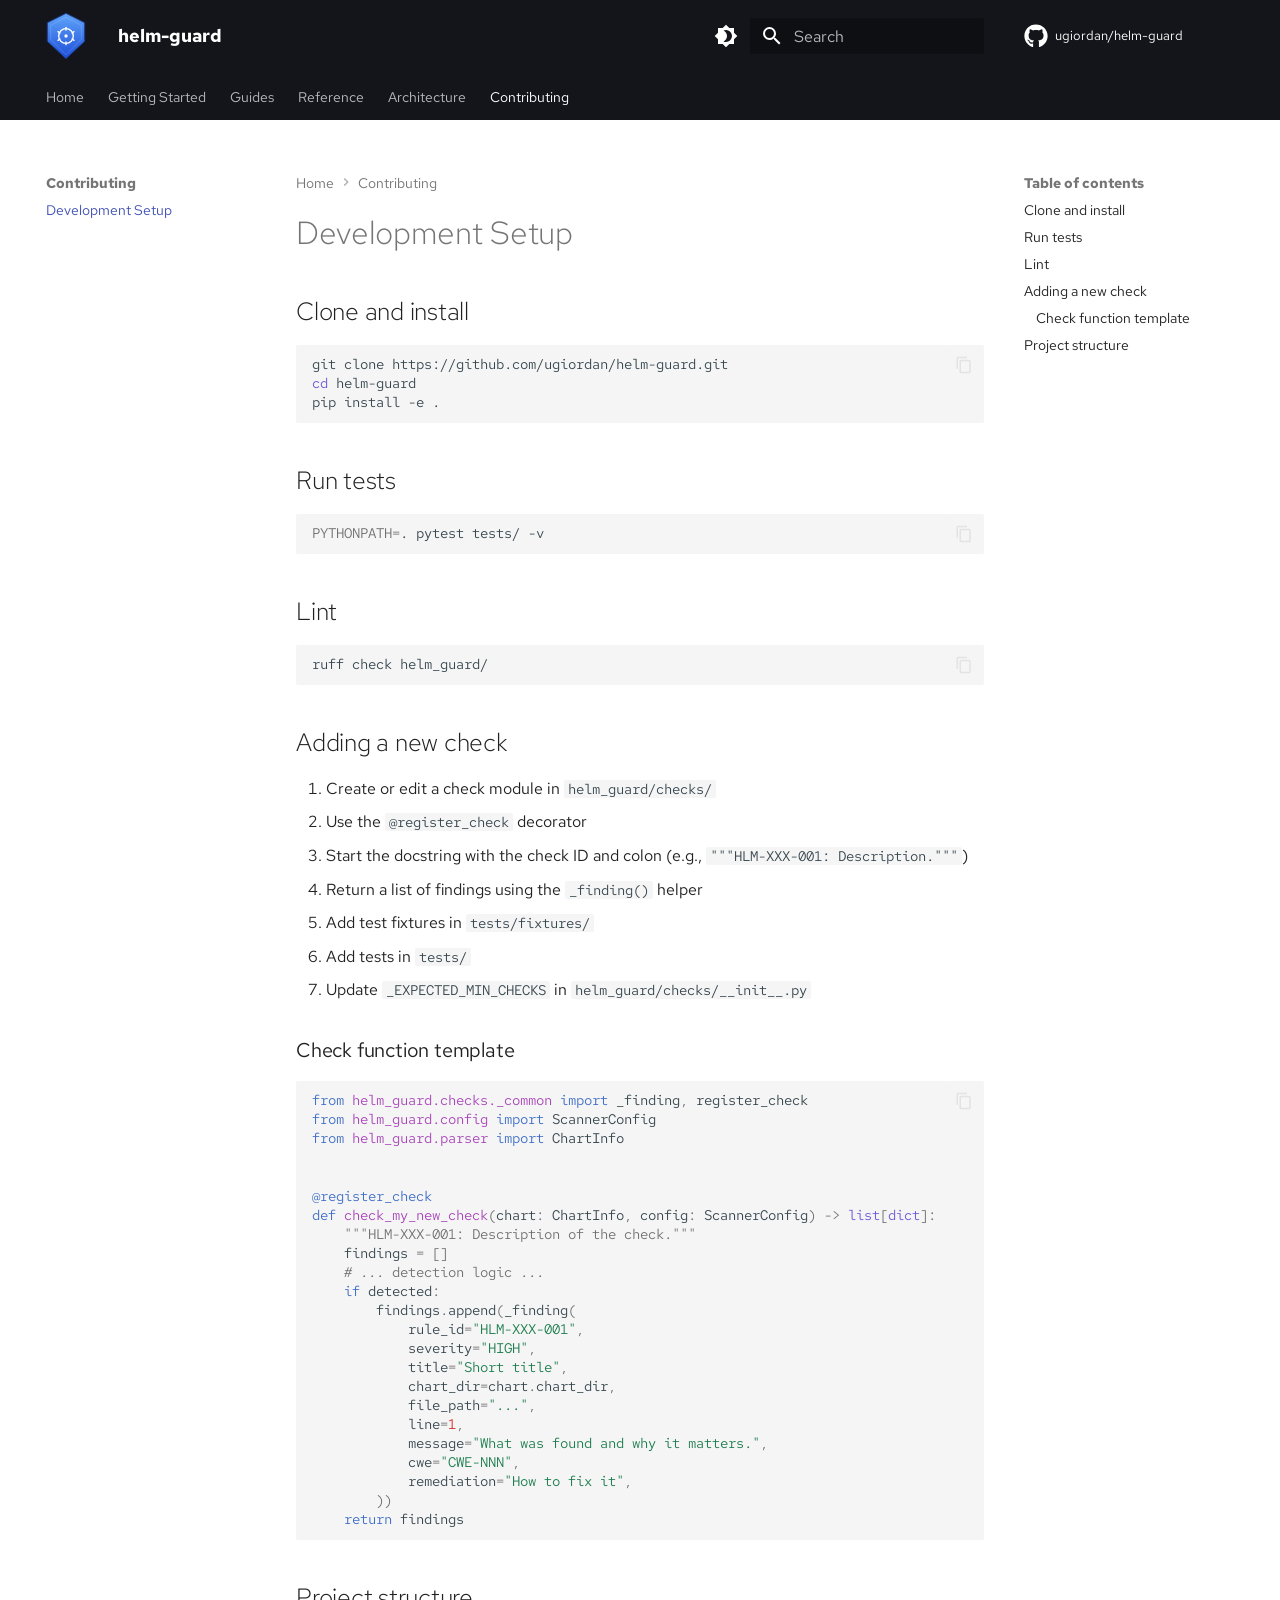
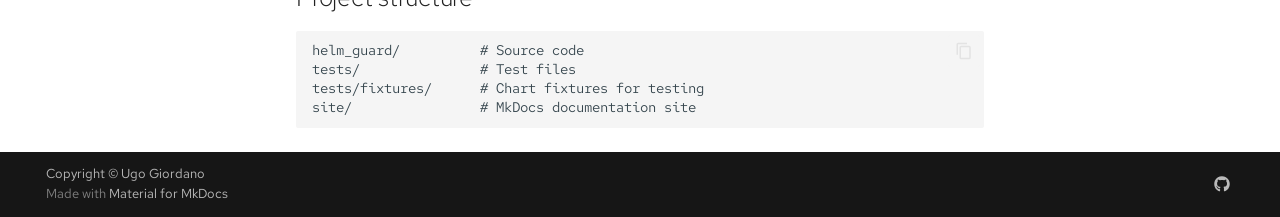
<file: contributing/setup/index.html>
<!DOCTYPE html><html lang="en" class="no-js"><head>
    
      <meta charset="utf-8">
      <meta name="viewport" content="width=device-width,initial-scale=1">
      
      
      
        <link rel="canonical" href="https://ugiordan.github.io/helm-guard/contributing/setup/">
      
      
        <link rel="prev" href="../../architecture/overview/">
      
      
      
        
      
      
      <link rel="icon" href="../../assets/images/favicon.png">
      <meta name="generator" content="mkdocs-1.6.1, mkdocs-material-9.7.7">
    
    
      
        <title>Development Setup - helm-guard</title>
      
    
    
      <link rel="stylesheet" href="../../assets/stylesheets/main.ec1eaa64.min.css">
      
        
        <link rel="stylesheet" href="../../assets/stylesheets/palette.ab4e12ef.min.css">
      
      


    
    
      
    
    
      
        
        
        <link rel="preconnect" href="https://fonts.gstatic.com" crossorigin="">
        <link rel="stylesheet" href="https://fonts.googleapis.com/css?family=Red+Hat+Text:300,300i,400,400i,700,700i%7CRed+Hat+Mono:400,400i,700,700i&amp;display=fallback">
        <style>:root{--md-text-font:"Red Hat Text";--md-code-font:"Red Hat Mono"}</style>
      
    
    
      <link rel="stylesheet" href="../../assets/css/extra.css">
    
    <script>__md_scope=new URL("../..",location),__md_hash=e=>[...e].reduce(((e,_)=>(e<<5)-e+_.charCodeAt(0)),0),__md_get=(e,_=localStorage,t=__md_scope)=>JSON.parse(_.getItem(t.pathname+"."+e)),__md_set=(e,_,t=localStorage,a=__md_scope)=>{try{t.setItem(a.pathname+"."+e,JSON.stringify(_))}catch(e){}}</script>
    
      

    
    
  <link href="../../assets/stylesheets/glightbox.min.css" rel="stylesheet"><script src="../../assets/javascripts/glightbox.min.js"></script><style id="glightbox-style">
            html.glightbox-open { overflow: initial; height: 100%; }
            .gslide-title { margin-top: 0px; user-select: text; }
            .gslide-desc { color: #666; user-select: text; }
            .gslide-image img { background: white; }
            .gscrollbar-fixer { padding-right: 15px; }
            .gdesc-inner { font-size: 0.75rem; }
            body[data-md-color-scheme="slate"] .gdesc-inner { background: var(--md-default-bg-color); }
            body[data-md-color-scheme="slate"] .gslide-title { color: var(--md-default-fg-color); }
            body[data-md-color-scheme="slate"] .gslide-desc { color: var(--md-default-fg-color); }
        </style></head>
  
  
    
    
      
    
    
    
    
    <body dir="ltr" data-md-color-scheme="default" data-md-color-primary="black" data-md-color-accent="indigo">
  
    
    <input class="md-toggle" data-md-toggle="drawer" type="checkbox" id="__drawer" autocomplete="off">
    <input class="md-toggle" data-md-toggle="search" type="checkbox" id="__search" autocomplete="off">
    <label class="md-overlay" for="__drawer"></label>
    <div data-md-component="skip">
      
        
        <a href="#development-setup" class="md-skip">
          Skip to content
        </a>
      
    </div>
    <div data-md-component="announce">
      
    </div>
    
    
      

<header class="md-header" data-md-component="header">
  <nav class="md-header__inner md-grid" aria-label="Header">
    <a href="../.." title="helm-guard" class="md-header__button md-logo" aria-label="helm-guard" data-md-component="logo">
      
  <img src="../../images/logo.svg" alt="logo">

    </a>
    <label class="md-header__button md-icon" for="__drawer">
      
      <svg xmlns="http://www.w3.org/2000/svg" viewBox="0 0 24 24"><path d="M3 6h18v2H3zm0 5h18v2H3zm0 5h18v2H3z"></path></svg>
    </label>
    <div class="md-header__title" data-md-component="header-title">
      <div class="md-header__ellipsis">
        <div class="md-header__topic">
          <span class="md-ellipsis">
            helm-guard
          </span>
        </div>
        <div class="md-header__topic" data-md-component="header-topic">
          <span class="md-ellipsis">
            
              Development Setup
            
          </span>
        </div>
      </div>
    </div>
    
      
        <form class="md-header__option" data-md-component="palette">
  
    
    
    
    <input class="md-option" data-md-color-media="" data-md-color-scheme="default" data-md-color-primary="black" data-md-color-accent="indigo" aria-label="Switch to dark mode" type="radio" name="__palette" id="__palette_0">
    
      <label class="md-header__button md-icon" title="Switch to dark mode" for="__palette_1" hidden="">
        <svg xmlns="http://www.w3.org/2000/svg" viewBox="0 0 24 24"><path d="M12 18c-.89 0-1.74-.2-2.5-.55C11.56 16.5 13 14.42 13 12s-1.44-4.5-3.5-5.45C10.26 6.2 11.11 6 12 6a6 6 0 0 1 6 6 6 6 0 0 1-6 6m8-9.31V4h-4.69L12 .69 8.69 4H4v4.69L.69 12 4 15.31V20h4.69L12 23.31 15.31 20H20v-4.69L23.31 12z"></path></svg>
      </label>
    
  
    
    
    
    <input class="md-option" data-md-color-media="" data-md-color-scheme="slate" data-md-color-primary="black" data-md-color-accent="indigo" aria-label="Switch to light mode" type="radio" name="__palette" id="__palette_1">
    
      <label class="md-header__button md-icon" title="Switch to light mode" for="__palette_0" hidden="">
        <svg xmlns="http://www.w3.org/2000/svg" viewBox="0 0 24 24"><path d="M12 8a4 4 0 0 0-4 4 4 4 0 0 0 4 4 4 4 0 0 0 4-4 4 4 0 0 0-4-4m0 10a6 6 0 0 1-6-6 6 6 0 0 1 6-6 6 6 0 0 1 6 6 6 6 0 0 1-6 6m8-9.31V4h-4.69L12 .69 8.69 4H4v4.69L.69 12 4 15.31V20h4.69L12 23.31 15.31 20H20v-4.69L23.31 12z"></path></svg>
      </label>
    
  
</form>
      
    
    
      <script>var palette=__md_get("__palette");if(palette&&palette.color){if("(prefers-color-scheme)"===palette.color.media){var media=matchMedia("(prefers-color-scheme: light)"),input=document.querySelector(media.matches?"[data-md-color-media='(prefers-color-scheme: light)']":"[data-md-color-media='(prefers-color-scheme: dark)']");palette.color.media=input.getAttribute("data-md-color-media"),palette.color.scheme=input.getAttribute("data-md-color-scheme"),palette.color.primary=input.getAttribute("data-md-color-primary"),palette.color.accent=input.getAttribute("data-md-color-accent")}for(var[key,value]of Object.entries(palette.color))document.body.setAttribute("data-md-color-"+key,value)}</script>
    
    
    
      
      
        <label class="md-header__button md-icon" for="__search">
          
          <svg xmlns="http://www.w3.org/2000/svg" viewBox="0 0 24 24"><path d="M9.5 3A6.5 6.5 0 0 1 16 9.5c0 1.61-.59 3.09-1.56 4.23l.27.27h.79l5 5-1.5 1.5-5-5v-.79l-.27-.27A6.52 6.52 0 0 1 9.5 16 6.5 6.5 0 0 1 3 9.5 6.5 6.5 0 0 1 9.5 3m0 2C7 5 5 7 5 9.5S7 14 9.5 14 14 12 14 9.5 12 5 9.5 5"></path></svg>
        </label>
        <div class="md-search" data-md-component="search" role="dialog">
  <label class="md-search__overlay" for="__search"></label>
  <div class="md-search__inner" role="search">
    <form class="md-search__form" name="search">
      <input type="text" class="md-search__input" name="query" aria-label="Search" placeholder="Search" autocapitalize="off" autocorrect="off" autocomplete="off" spellcheck="false" data-md-component="search-query" required="">
      <label class="md-search__icon md-icon" for="__search">
        
        <svg xmlns="http://www.w3.org/2000/svg" viewBox="0 0 24 24"><path d="M9.5 3A6.5 6.5 0 0 1 16 9.5c0 1.61-.59 3.09-1.56 4.23l.27.27h.79l5 5-1.5 1.5-5-5v-.79l-.27-.27A6.52 6.52 0 0 1 9.5 16 6.5 6.5 0 0 1 3 9.5 6.5 6.5 0 0 1 9.5 3m0 2C7 5 5 7 5 9.5S7 14 9.5 14 14 12 14 9.5 12 5 9.5 5"></path></svg>
        
        <svg xmlns="http://www.w3.org/2000/svg" viewBox="0 0 24 24"><path d="M20 11v2H8l5.5 5.5-1.42 1.42L4.16 12l7.92-7.92L13.5 5.5 8 11z"></path></svg>
      </label>
      <nav class="md-search__options" aria-label="Search">
        
          <a href="javascript:void(0)" class="md-search__icon md-icon" title="Share" aria-label="Share" data-clipboard="" data-clipboard-text="" data-md-component="search-share" tabindex="-1">
            
            <svg xmlns="http://www.w3.org/2000/svg" viewBox="0 0 24 24"><path d="M18 16.08c-.76 0-1.44.3-1.96.77L8.91 12.7c.05-.23.09-.46.09-.7s-.04-.47-.09-.7l7.05-4.11c.54.5 1.25.81 2.04.81a3 3 0 0 0 3-3 3 3 0 0 0-3-3 3 3 0 0 0-3 3c0 .24.04.47.09.7L8.04 9.81C7.5 9.31 6.79 9 6 9a3 3 0 0 0-3 3 3 3 0 0 0 3 3c.79 0 1.5-.31 2.04-.81l7.12 4.15c-.05.21-.08.43-.08.66 0 1.61 1.31 2.91 2.92 2.91s2.92-1.3 2.92-2.91A2.92 2.92 0 0 0 18 16.08"></path></svg>
          </a>
        
        <button type="reset" class="md-search__icon md-icon" title="Clear" aria-label="Clear" tabindex="-1">
          
          <svg xmlns="http://www.w3.org/2000/svg" viewBox="0 0 24 24"><path d="M19 6.41 17.59 5 12 10.59 6.41 5 5 6.41 10.59 12 5 17.59 6.41 19 12 13.41 17.59 19 19 17.59 13.41 12z"></path></svg>
        </button>
      </nav>
      
        <div class="md-search__suggest" data-md-component="search-suggest"></div>
      
    </form>
    <div class="md-search__output">
      <div class="md-search__scrollwrap" tabindex="0" data-md-scrollfix="">
        <div class="md-search-result" data-md-component="search-result">
          <div class="md-search-result__meta">
            Initializing search
          </div>
          <ol class="md-search-result__list" role="presentation"></ol>
        </div>
      </div>
    </div>
  </div>
</div>
      
    
    
      <div class="md-header__source">
        <a href="https://github.com/ugiordan/helm-guard" title="Go to repository" class="md-source" data-md-component="source">
  <div class="md-source__icon md-icon">
    
    <svg xmlns="http://www.w3.org/2000/svg" viewBox="0 0 512 512"><!--! Font Awesome Free 7.1.0 by @fontawesome - https://fontawesome.com License - https://fontawesome.com/license/free (Icons: CC BY 4.0, Fonts: SIL OFL 1.1, Code: MIT License) Copyright 2025 Fonticons, Inc.--><path d="M173.9 397.4c0 2-2.3 3.6-5.2 3.6-3.3.3-5.6-1.3-5.6-3.6 0-2 2.3-3.6 5.2-3.6 3-.3 5.6 1.3 5.6 3.6m-31.1-4.5c-.7 2 1.3 4.3 4.3 4.9 2.6 1 5.6 0 6.2-2s-1.3-4.3-4.3-5.2c-2.6-.7-5.5.3-6.2 2.3m44.2-1.7c-2.9.7-4.9 2.6-4.6 4.9.3 2 2.9 3.3 5.9 2.6 2.9-.7 4.9-2.6 4.6-4.6-.3-1.9-3-3.2-5.9-2.9M252.8 8C114.1 8 8 113.3 8 252c0 110.9 69.8 205.8 169.5 239.2 12.8 2.3 17.3-5.6 17.3-12.1 0-6.2-.3-40.4-.3-61.4 0 0-70 15-84.7-29.8 0 0-11.4-29.1-27.8-36.6 0 0-22.9-15.7 1.6-15.4 0 0 24.9 2 38.6 25.8 21.9 38.6 58.6 27.5 72.9 20.9 2.3-16 8.8-27.1 16-33.7-55.9-6.2-112.3-14.3-112.3-110.5 0-27.5 7.6-41.3 23.6-58.9-2.6-6.5-11.1-33.3 2.6-67.9 20.9-6.5 69 27 69 27 20-5.6 41.5-8.5 62.8-8.5s42.8 2.9 62.8 8.5c0 0 48.1-33.6 69-27 13.7 34.7 5.2 61.4 2.6 67.9 16 17.7 25.8 31.5 25.8 58.9 0 96.5-58.9 104.2-114.8 110.5 9.2 7.9 17 22.9 17 46.4 0 33.7-.3 75.4-.3 83.6 0 6.5 4.6 14.4 17.3 12.1C436.2 457.8 504 362.9 504 252 504 113.3 391.5 8 252.8 8M105.2 352.9c-1.3 1-1 3.3.7 5.2 1.6 1.6 3.9 2.3 5.2 1 1.3-1 1-3.3-.7-5.2-1.6-1.6-3.9-2.3-5.2-1m-10.8-8.1c-.7 1.3.3 2.9 2.3 3.9 1.6 1 3.6.7 4.3-.7.7-1.3-.3-2.9-2.3-3.9-2-.6-3.6-.3-4.3.7m32.4 35.6c-1.6 1.3-1 4.3 1.3 6.2 2.3 2.3 5.2 2.6 6.5 1 1.3-1.3.7-4.3-1.3-6.2-2.2-2.3-5.2-2.6-6.5-1m-11.4-14.7c-1.6 1-1.6 3.6 0 5.9s4.3 3.3 5.6 2.3c1.6-1.3 1.6-3.9 0-6.2-1.4-2.3-4-3.3-5.6-2"></path></svg>
  </div>
  <div class="md-source__repository">
    ugiordan/helm-guard
  </div>
</a>
      </div>
    
  </nav>
  
</header>
    
    <div class="md-container" data-md-component="container">
      
      
        
          
            
<nav class="md-tabs" aria-label="Tabs" data-md-component="tabs">
  <div class="md-grid">
    <ul class="md-tabs__list">
      
        
  
  
  
  
    <li class="md-tabs__item">
      <a href="../.." class="md-tabs__link">
        
  
  
    
  
  Home

      </a>
    </li>
  

      
        
  
  
  
  
    
    
      <li class="md-tabs__item">
        <a href="../../getting-started/installation/" class="md-tabs__link">
          
  
  
    
  
  Getting Started

        </a>
      </li>
    
  

      
        
  
  
  
  
    
    
      <li class="md-tabs__item">
        <a href="../../guides/configuration/" class="md-tabs__link">
          
  
  
    
  
  Guides

        </a>
      </li>
    
  

      
        
  
  
  
  
    
    
      <li class="md-tabs__item">
        <a href="../../reference/cli/" class="md-tabs__link">
          
  
  
    
  
  Reference

        </a>
      </li>
    
  

      
        
  
  
  
  
    
    
      <li class="md-tabs__item">
        <a href="../../architecture/overview/" class="md-tabs__link">
          
  
  
    
  
  Architecture

        </a>
      </li>
    
  

      
        
  
  
  
    
  
  
    
    
      <li class="md-tabs__item md-tabs__item--active">
        <a href="./" class="md-tabs__link">
          
  
  
    
  
  Contributing

        </a>
      </li>
    
  

      
    </ul>
  </div>
</nav>
          
        
      
      <main class="md-main" data-md-component="main">
        <div class="md-main__inner md-grid">
          
            
              
              <div class="md-sidebar md-sidebar--primary" data-md-component="sidebar" data-md-type="navigation">
                <div class="md-sidebar__scrollwrap">
                  <div class="md-sidebar__inner">
                    


  


<nav class="md-nav md-nav--primary md-nav--lifted" aria-label="Navigation" data-md-level="0">
  <label class="md-nav__title" for="__drawer">
    <a href="../.." title="helm-guard" class="md-nav__button md-logo" aria-label="helm-guard" data-md-component="logo">
      
  <img src="../../images/logo.svg" alt="logo">

    </a>
    helm-guard
  </label>
  
    <div class="md-nav__source">
      <a href="https://github.com/ugiordan/helm-guard" title="Go to repository" class="md-source" data-md-component="source">
  <div class="md-source__icon md-icon">
    
    <svg xmlns="http://www.w3.org/2000/svg" viewBox="0 0 512 512"><!--! Font Awesome Free 7.1.0 by @fontawesome - https://fontawesome.com License - https://fontawesome.com/license/free (Icons: CC BY 4.0, Fonts: SIL OFL 1.1, Code: MIT License) Copyright 2025 Fonticons, Inc.--><path d="M173.9 397.4c0 2-2.3 3.6-5.2 3.6-3.3.3-5.6-1.3-5.6-3.6 0-2 2.3-3.6 5.2-3.6 3-.3 5.6 1.3 5.6 3.6m-31.1-4.5c-.7 2 1.3 4.3 4.3 4.9 2.6 1 5.6 0 6.2-2s-1.3-4.3-4.3-5.2c-2.6-.7-5.5.3-6.2 2.3m44.2-1.7c-2.9.7-4.9 2.6-4.6 4.9.3 2 2.9 3.3 5.9 2.6 2.9-.7 4.9-2.6 4.6-4.6-.3-1.9-3-3.2-5.9-2.9M252.8 8C114.1 8 8 113.3 8 252c0 110.9 69.8 205.8 169.5 239.2 12.8 2.3 17.3-5.6 17.3-12.1 0-6.2-.3-40.4-.3-61.4 0 0-70 15-84.7-29.8 0 0-11.4-29.1-27.8-36.6 0 0-22.9-15.7 1.6-15.4 0 0 24.9 2 38.6 25.8 21.9 38.6 58.6 27.5 72.9 20.9 2.3-16 8.8-27.1 16-33.7-55.9-6.2-112.3-14.3-112.3-110.5 0-27.5 7.6-41.3 23.6-58.9-2.6-6.5-11.1-33.3 2.6-67.9 20.9-6.5 69 27 69 27 20-5.6 41.5-8.5 62.8-8.5s42.8 2.9 62.8 8.5c0 0 48.1-33.6 69-27 13.7 34.7 5.2 61.4 2.6 67.9 16 17.7 25.8 31.5 25.8 58.9 0 96.5-58.9 104.2-114.8 110.5 9.2 7.9 17 22.9 17 46.4 0 33.7-.3 75.4-.3 83.6 0 6.5 4.6 14.4 17.3 12.1C436.2 457.8 504 362.9 504 252 504 113.3 391.5 8 252.8 8M105.2 352.9c-1.3 1-1 3.3.7 5.2 1.6 1.6 3.9 2.3 5.2 1 1.3-1 1-3.3-.7-5.2-1.6-1.6-3.9-2.3-5.2-1m-10.8-8.1c-.7 1.3.3 2.9 2.3 3.9 1.6 1 3.6.7 4.3-.7.7-1.3-.3-2.9-2.3-3.9-2-.6-3.6-.3-4.3.7m32.4 35.6c-1.6 1.3-1 4.3 1.3 6.2 2.3 2.3 5.2 2.6 6.5 1 1.3-1.3.7-4.3-1.3-6.2-2.2-2.3-5.2-2.6-6.5-1m-11.4-14.7c-1.6 1-1.6 3.6 0 5.9s4.3 3.3 5.6 2.3c1.6-1.3 1.6-3.9 0-6.2-1.4-2.3-4-3.3-5.6-2"></path></svg>
  </div>
  <div class="md-source__repository">
    ugiordan/helm-guard
  </div>
</a>
    </div>
  
  <ul class="md-nav__list" data-md-scrollfix="">
    
      
      
  
  
  
  
    <li class="md-nav__item">
      <a href="../.." class="md-nav__link">
        
  
  
  <span class="md-ellipsis">
    
  
    Home
  

    
  </span>
  
  

      </a>
    </li>
  

    
      
      
  
  
  
  
    
    
      
        
      
        
      
    
    
    
      
      
        
      
    
    
    <li class="md-nav__item md-nav__item--nested">
      
        
        
        <input class="md-nav__toggle md-toggle " type="checkbox" id="__nav_2">
        
          
          <label class="md-nav__link" for="__nav_2" id="__nav_2_label" tabindex="0">
            
  
  
  <span class="md-ellipsis">
    
  
    Getting Started
  

    
  </span>
  
  

            <span class="md-nav__icon md-icon"></span>
          </label>
        
        <nav class="md-nav" data-md-level="1" aria-labelledby="__nav_2_label" aria-expanded="false">
          <label class="md-nav__title" for="__nav_2">
            <span class="md-nav__icon md-icon"></span>
            
  
    Getting Started
  

          </label>
          <ul class="md-nav__list" data-md-scrollfix="">
            
              
                
  
  
  
  
    <li class="md-nav__item">
      <a href="../../getting-started/installation/" class="md-nav__link">
        
  
  
  <span class="md-ellipsis">
    
  
    Installation
  

    
  </span>
  
  

      </a>
    </li>
  

              
            
              
                
  
  
  
  
    <li class="md-nav__item">
      <a href="../../getting-started/quickstart/" class="md-nav__link">
        
  
  
  <span class="md-ellipsis">
    
  
    Quick Start
  

    
  </span>
  
  

      </a>
    </li>
  

              
            
          </ul>
        </nav>
      
    </li>
  

    
      
      
  
  
  
  
    
    
      
        
      
    
    
    
      
      
        
      
    
    
    <li class="md-nav__item md-nav__item--nested">
      
        
        
        <input class="md-nav__toggle md-toggle " type="checkbox" id="__nav_3">
        
          
          <label class="md-nav__link" for="__nav_3" id="__nav_3_label" tabindex="0">
            
  
  
  <span class="md-ellipsis">
    
  
    Guides
  

    
  </span>
  
  

            <span class="md-nav__icon md-icon"></span>
          </label>
        
        <nav class="md-nav" data-md-level="1" aria-labelledby="__nav_3_label" aria-expanded="false">
          <label class="md-nav__title" for="__nav_3">
            <span class="md-nav__icon md-icon"></span>
            
  
    Guides
  

          </label>
          <ul class="md-nav__list" data-md-scrollfix="">
            
              
                
  
  
  
  
    <li class="md-nav__item">
      <a href="../../guides/configuration/" class="md-nav__link">
        
  
  
  <span class="md-ellipsis">
    
  
    Configuration
  

    
  </span>
  
  

      </a>
    </li>
  

              
            
          </ul>
        </nav>
      
    </li>
  

    
      
      
  
  
  
  
    
    
      
        
      
        
      
    
    
    
      
      
        
      
    
    
    <li class="md-nav__item md-nav__item--nested">
      
        
        
        <input class="md-nav__toggle md-toggle " type="checkbox" id="__nav_4">
        
          
          <label class="md-nav__link" for="__nav_4" id="__nav_4_label" tabindex="0">
            
  
  
  <span class="md-ellipsis">
    
  
    Reference
  

    
  </span>
  
  

            <span class="md-nav__icon md-icon"></span>
          </label>
        
        <nav class="md-nav" data-md-level="1" aria-labelledby="__nav_4_label" aria-expanded="false">
          <label class="md-nav__title" for="__nav_4">
            <span class="md-nav__icon md-icon"></span>
            
  
    Reference
  

          </label>
          <ul class="md-nav__list" data-md-scrollfix="">
            
              
                
  
  
  
  
    <li class="md-nav__item">
      <a href="../../reference/cli/" class="md-nav__link">
        
  
  
  <span class="md-ellipsis">
    
  
    CLI Commands
  

    
  </span>
  
  

      </a>
    </li>
  

              
            
              
                
  
  
  
  
    <li class="md-nav__item">
      <a href="../../reference/rules/" class="md-nav__link">
        
  
  
  <span class="md-ellipsis">
    
  
    Detection Rules
  

    
  </span>
  
  

      </a>
    </li>
  

              
            
          </ul>
        </nav>
      
    </li>
  

    
      
      
  
  
  
  
    
    
      
        
      
    
    
    
      
      
        
      
    
    
    <li class="md-nav__item md-nav__item--nested">
      
        
        
        <input class="md-nav__toggle md-toggle " type="checkbox" id="__nav_5">
        
          
          <label class="md-nav__link" for="__nav_5" id="__nav_5_label" tabindex="0">
            
  
  
  <span class="md-ellipsis">
    
  
    Architecture
  

    
  </span>
  
  

            <span class="md-nav__icon md-icon"></span>
          </label>
        
        <nav class="md-nav" data-md-level="1" aria-labelledby="__nav_5_label" aria-expanded="false">
          <label class="md-nav__title" for="__nav_5">
            <span class="md-nav__icon md-icon"></span>
            
  
    Architecture
  

          </label>
          <ul class="md-nav__list" data-md-scrollfix="">
            
              
                
  
  
  
  
    <li class="md-nav__item">
      <a href="../../architecture/overview/" class="md-nav__link">
        
  
  
  <span class="md-ellipsis">
    
  
    Design Overview
  

    
  </span>
  
  

      </a>
    </li>
  

              
            
          </ul>
        </nav>
      
    </li>
  

    
      
      
  
  
    
  
  
  
    
    
      
        
      
    
    
    
      
        
        
      
      
        
      
    
    
    <li class="md-nav__item md-nav__item--active md-nav__item--section md-nav__item--nested">
      
        
        
        <input class="md-nav__toggle md-toggle " type="checkbox" id="__nav_6" checked="">
        
          
          <label class="md-nav__link" for="__nav_6" id="__nav_6_label" tabindex="">
            
  
  
  <span class="md-ellipsis">
    
  
    Contributing
  

    
  </span>
  
  

            <span class="md-nav__icon md-icon"></span>
          </label>
        
        <nav class="md-nav" data-md-level="1" aria-labelledby="__nav_6_label" aria-expanded="true">
          <label class="md-nav__title" for="__nav_6">
            <span class="md-nav__icon md-icon"></span>
            
  
    Contributing
  

          </label>
          <ul class="md-nav__list" data-md-scrollfix="">
            
              
                
  
  
    
  
  
  
    <li class="md-nav__item md-nav__item--active">
      
      <input class="md-nav__toggle md-toggle" type="checkbox" id="__toc">
      
      
        
      
      
        <label class="md-nav__link md-nav__link--active" for="__toc">
          
  
  
  <span class="md-ellipsis">
    
  
    Development Setup
  

    
  </span>
  
  

          <span class="md-nav__icon md-icon"></span>
        </label>
      
      <a href="./" class="md-nav__link md-nav__link--active">
        
  
  
  <span class="md-ellipsis">
    
  
    Development Setup
  

    
  </span>
  
  

      </a>
      
        

<nav class="md-nav md-nav--secondary" aria-label="Table of contents">
  
  
  
    
  
  
    <label class="md-nav__title" for="__toc">
      <span class="md-nav__icon md-icon"></span>
      Table of contents
    </label>
    <ul class="md-nav__list" data-md-component="toc" data-md-scrollfix="">
      
        <li class="md-nav__item">
  <a href="#clone-and-install" class="md-nav__link">
    <span class="md-ellipsis">
      
        Clone and install
      
    </span>
  </a>
  
</li>
      
        <li class="md-nav__item">
  <a href="#run-tests" class="md-nav__link">
    <span class="md-ellipsis">
      
        Run tests
      
    </span>
  </a>
  
</li>
      
        <li class="md-nav__item">
  <a href="#lint" class="md-nav__link">
    <span class="md-ellipsis">
      
        Lint
      
    </span>
  </a>
  
</li>
      
        <li class="md-nav__item">
  <a href="#adding-a-new-check" class="md-nav__link">
    <span class="md-ellipsis">
      
        Adding a new check
      
    </span>
  </a>
  
    <nav class="md-nav" aria-label="Adding a new check">
      <ul class="md-nav__list">
        
          <li class="md-nav__item">
  <a href="#check-function-template" class="md-nav__link">
    <span class="md-ellipsis">
      
        Check function template
      
    </span>
  </a>
  
</li>
        
      </ul>
    </nav>
  
</li>
      
        <li class="md-nav__item">
  <a href="#project-structure" class="md-nav__link">
    <span class="md-ellipsis">
      
        Project structure
      
    </span>
  </a>
  
</li>
      
    </ul>
  
</nav>
      
    </li>
  

              
            
          </ul>
        </nav>
      
    </li>
  

    
  </ul>
</nav>
                  </div>
                </div>
              </div>
            
            
              
              <div class="md-sidebar md-sidebar--secondary" data-md-component="sidebar" data-md-type="toc">
                <div class="md-sidebar__scrollwrap">
                  <div class="md-sidebar__inner">
                    

<nav class="md-nav md-nav--secondary" aria-label="Table of contents">
  
  
  
    
  
  
    <label class="md-nav__title" for="__toc">
      <span class="md-nav__icon md-icon"></span>
      Table of contents
    </label>
    <ul class="md-nav__list" data-md-component="toc" data-md-scrollfix="">
      
        <li class="md-nav__item">
  <a href="#clone-and-install" class="md-nav__link">
    <span class="md-ellipsis">
      
        Clone and install
      
    </span>
  </a>
  
</li>
      
        <li class="md-nav__item">
  <a href="#run-tests" class="md-nav__link">
    <span class="md-ellipsis">
      
        Run tests
      
    </span>
  </a>
  
</li>
      
        <li class="md-nav__item">
  <a href="#lint" class="md-nav__link">
    <span class="md-ellipsis">
      
        Lint
      
    </span>
  </a>
  
</li>
      
        <li class="md-nav__item">
  <a href="#adding-a-new-check" class="md-nav__link">
    <span class="md-ellipsis">
      
        Adding a new check
      
    </span>
  </a>
  
    <nav class="md-nav" aria-label="Adding a new check">
      <ul class="md-nav__list">
        
          <li class="md-nav__item">
  <a href="#check-function-template" class="md-nav__link">
    <span class="md-ellipsis">
      
        Check function template
      
    </span>
  </a>
  
</li>
        
      </ul>
    </nav>
  
</li>
      
        <li class="md-nav__item">
  <a href="#project-structure" class="md-nav__link">
    <span class="md-ellipsis">
      
        Project structure
      
    </span>
  </a>
  
</li>
      
    </ul>
  
</nav>
                  </div>
                </div>
              </div>
            
          
          
            <div class="md-content" data-md-component="content">
              
                



  


  <nav class="md-path" aria-label="Navigation">
    <ol class="md-path__list">
      
        
  
  
    <li class="md-path__item">
      <a href="../.." class="md-path__link">
        
  <span class="md-ellipsis">
    Home
  </span>

      </a>
    </li>
  

      
      
        
  
  
    
    
      <li class="md-path__item">
        <a href="./" class="md-path__link">
          
  <span class="md-ellipsis">
    Contributing
  </span>

        </a>
      </li>
    
  

      
    </ol>
  </nav>

              
              <article class="md-content__inner md-typeset">
                
                  


  
  


<h1 id="development-setup">Development Setup<a class="headerlink" href="#development-setup" title="Permanent link">¶</a></h1>
<h2 id="clone-and-install">Clone and install<a class="headerlink" href="#clone-and-install" title="Permanent link">¶</a></h2>
<div class="highlight"><pre><span></span><code><a id="__codelineno-0-1" name="__codelineno-0-1" href="#__codelineno-0-1"></a>git<span class="w"> </span>clone<span class="w"> </span>https://github.com/ugiordan/helm-guard.git
<a id="__codelineno-0-2" name="__codelineno-0-2" href="#__codelineno-0-2"></a><span class="nb">cd</span><span class="w"> </span>helm-guard
<a id="__codelineno-0-3" name="__codelineno-0-3" href="#__codelineno-0-3"></a>pip<span class="w"> </span>install<span class="w"> </span>-e<span class="w"> </span>.
</code></pre></div>
<h2 id="run-tests">Run tests<a class="headerlink" href="#run-tests" title="Permanent link">¶</a></h2>
<div class="highlight"><pre><span></span><code><a id="__codelineno-1-1" name="__codelineno-1-1" href="#__codelineno-1-1"></a><span class="nv">PYTHONPATH</span><span class="o">=</span>.<span class="w"> </span>pytest<span class="w"> </span>tests/<span class="w"> </span>-v
</code></pre></div>
<h2 id="lint">Lint<a class="headerlink" href="#lint" title="Permanent link">¶</a></h2>
<div class="highlight"><pre><span></span><code><a id="__codelineno-2-1" name="__codelineno-2-1" href="#__codelineno-2-1"></a>ruff<span class="w"> </span>check<span class="w"> </span>helm_guard/
</code></pre></div>
<h2 id="adding-a-new-check">Adding a new check<a class="headerlink" href="#adding-a-new-check" title="Permanent link">¶</a></h2>
<ol>
<li>Create or edit a check module in <code>helm_guard/checks/</code></li>
<li>Use the <code>@register_check</code> decorator</li>
<li>Start the docstring with the check ID and colon (e.g., <code>"""HLM-XXX-001: Description."""</code>)</li>
<li>Return a list of findings using the <code>_finding()</code> helper</li>
<li>Add test fixtures in <code>tests/fixtures/</code></li>
<li>Add tests in <code>tests/</code></li>
<li>Update <code>_EXPECTED_MIN_CHECKS</code> in <code>helm_guard/checks/__init__.py</code></li>
</ol>
<h3 id="check-function-template">Check function template<a class="headerlink" href="#check-function-template" title="Permanent link">¶</a></h3>
<div class="highlight"><pre><span></span><code><a id="__codelineno-3-1" name="__codelineno-3-1" href="#__codelineno-3-1"></a><span class="kn">from</span><span class="w"> </span><span class="nn">helm_guard.checks._common</span><span class="w"> </span><span class="kn">import</span> <span class="n">_finding</span><span class="p">,</span> <span class="n">register_check</span>
<a id="__codelineno-3-2" name="__codelineno-3-2" href="#__codelineno-3-2"></a><span class="kn">from</span><span class="w"> </span><span class="nn">helm_guard.config</span><span class="w"> </span><span class="kn">import</span> <span class="n">ScannerConfig</span>
<a id="__codelineno-3-3" name="__codelineno-3-3" href="#__codelineno-3-3"></a><span class="kn">from</span><span class="w"> </span><span class="nn">helm_guard.parser</span><span class="w"> </span><span class="kn">import</span> <span class="n">ChartInfo</span>
<a id="__codelineno-3-4" name="__codelineno-3-4" href="#__codelineno-3-4"></a>
<a id="__codelineno-3-5" name="__codelineno-3-5" href="#__codelineno-3-5"></a>
<a id="__codelineno-3-6" name="__codelineno-3-6" href="#__codelineno-3-6"></a><span class="nd">@register_check</span>
<a id="__codelineno-3-7" name="__codelineno-3-7" href="#__codelineno-3-7"></a><span class="k">def</span><span class="w"> </span><span class="nf">check_my_new_check</span><span class="p">(</span><span class="n">chart</span><span class="p">:</span> <span class="n">ChartInfo</span><span class="p">,</span> <span class="n">config</span><span class="p">:</span> <span class="n">ScannerConfig</span><span class="p">)</span> <span class="o">-&gt;</span> <span class="nb">list</span><span class="p">[</span><span class="nb">dict</span><span class="p">]:</span>
<a id="__codelineno-3-8" name="__codelineno-3-8" href="#__codelineno-3-8"></a><span class="w">    </span><span class="sd">"""HLM-XXX-001: Description of the check."""</span>
<a id="__codelineno-3-9" name="__codelineno-3-9" href="#__codelineno-3-9"></a>    <span class="n">findings</span> <span class="o">=</span> <span class="p">[]</span>
<a id="__codelineno-3-10" name="__codelineno-3-10" href="#__codelineno-3-10"></a>    <span class="c1"># ... detection logic ...</span>
<a id="__codelineno-3-11" name="__codelineno-3-11" href="#__codelineno-3-11"></a>    <span class="k">if</span> <span class="n">detected</span><span class="p">:</span>
<a id="__codelineno-3-12" name="__codelineno-3-12" href="#__codelineno-3-12"></a>        <span class="n">findings</span><span class="o">.</span><span class="n">append</span><span class="p">(</span><span class="n">_finding</span><span class="p">(</span>
<a id="__codelineno-3-13" name="__codelineno-3-13" href="#__codelineno-3-13"></a>            <span class="n">rule_id</span><span class="o">=</span><span class="s2">"HLM-XXX-001"</span><span class="p">,</span>
<a id="__codelineno-3-14" name="__codelineno-3-14" href="#__codelineno-3-14"></a>            <span class="n">severity</span><span class="o">=</span><span class="s2">"HIGH"</span><span class="p">,</span>
<a id="__codelineno-3-15" name="__codelineno-3-15" href="#__codelineno-3-15"></a>            <span class="n">title</span><span class="o">=</span><span class="s2">"Short title"</span><span class="p">,</span>
<a id="__codelineno-3-16" name="__codelineno-3-16" href="#__codelineno-3-16"></a>            <span class="n">chart_dir</span><span class="o">=</span><span class="n">chart</span><span class="o">.</span><span class="n">chart_dir</span><span class="p">,</span>
<a id="__codelineno-3-17" name="__codelineno-3-17" href="#__codelineno-3-17"></a>            <span class="n">file_path</span><span class="o">=</span><span class="s2">"..."</span><span class="p">,</span>
<a id="__codelineno-3-18" name="__codelineno-3-18" href="#__codelineno-3-18"></a>            <span class="n">line</span><span class="o">=</span><span class="mi">1</span><span class="p">,</span>
<a id="__codelineno-3-19" name="__codelineno-3-19" href="#__codelineno-3-19"></a>            <span class="n">message</span><span class="o">=</span><span class="s2">"What was found and why it matters."</span><span class="p">,</span>
<a id="__codelineno-3-20" name="__codelineno-3-20" href="#__codelineno-3-20"></a>            <span class="n">cwe</span><span class="o">=</span><span class="s2">"CWE-NNN"</span><span class="p">,</span>
<a id="__codelineno-3-21" name="__codelineno-3-21" href="#__codelineno-3-21"></a>            <span class="n">remediation</span><span class="o">=</span><span class="s2">"How to fix it"</span><span class="p">,</span>
<a id="__codelineno-3-22" name="__codelineno-3-22" href="#__codelineno-3-22"></a>        <span class="p">))</span>
<a id="__codelineno-3-23" name="__codelineno-3-23" href="#__codelineno-3-23"></a>    <span class="k">return</span> <span class="n">findings</span>
</code></pre></div>
<h2 id="project-structure">Project structure<a class="headerlink" href="#project-structure" title="Permanent link">¶</a></h2>
<div class="highlight"><pre><span></span><code><a id="__codelineno-4-1" name="__codelineno-4-1" href="#__codelineno-4-1"></a>helm_guard/          # Source code
<a id="__codelineno-4-2" name="__codelineno-4-2" href="#__codelineno-4-2"></a>tests/               # Test files
<a id="__codelineno-4-3" name="__codelineno-4-3" href="#__codelineno-4-3"></a>tests/fixtures/      # Chart fixtures for testing
<a id="__codelineno-4-4" name="__codelineno-4-4" href="#__codelineno-4-4"></a>site/                # MkDocs documentation site
</code></pre></div>












                
              </article>
            </div>
          
          
  <script>var tabs=__md_get("__tabs");if(Array.isArray(tabs))e:for(var set of document.querySelectorAll(".tabbed-set")){var labels=set.querySelector(".tabbed-labels");for(var tab of tabs)for(var label of labels.getElementsByTagName("label"))if(label.innerText.trim()===tab){var input=document.getElementById(label.htmlFor);input.checked=!0;continue e}}</script>

<script>var target=document.getElementById(location.hash.slice(1));target&&target.name&&(target.checked=target.name.startsWith("__tabbed_"))</script>
        </div>
        
          <button type="button" class="md-top md-icon" data-md-component="top" hidden="">
  
  <svg xmlns="http://www.w3.org/2000/svg" viewBox="0 0 24 24"><path d="M13 20h-2V8l-5.5 5.5-1.42-1.42L12 4.16l7.92 7.92-1.42 1.42L13 8z"></path></svg>
  Back to top
</button>
        
      </main>
      
        <footer class="md-footer">
  
  <div class="md-footer-meta md-typeset">
    <div class="md-footer-meta__inner md-grid">
      <div class="md-copyright">
  
    <div class="md-copyright__highlight">
      Copyright © Ugo Giordano
    </div>
  
  
    Made with
    <a href="https://squidfunk.github.io/mkdocs-material/" target="_blank" rel="noopener">
      Material for MkDocs
    </a>
  
</div>
      
        
<div class="md-social">
  
    
    
    
    
      
      
    
    <a href="https://github.com/ugiordan/helm-guard" target="_blank" rel="noopener" title="github.com" class="md-social__link">
      <svg xmlns="http://www.w3.org/2000/svg" viewBox="0 0 512 512"><!--! Font Awesome Free 7.1.0 by @fontawesome - https://fontawesome.com License - https://fontawesome.com/license/free (Icons: CC BY 4.0, Fonts: SIL OFL 1.1, Code: MIT License) Copyright 2025 Fonticons, Inc.--><path d="M173.9 397.4c0 2-2.3 3.6-5.2 3.6-3.3.3-5.6-1.3-5.6-3.6 0-2 2.3-3.6 5.2-3.6 3-.3 5.6 1.3 5.6 3.6m-31.1-4.5c-.7 2 1.3 4.3 4.3 4.9 2.6 1 5.6 0 6.2-2s-1.3-4.3-4.3-5.2c-2.6-.7-5.5.3-6.2 2.3m44.2-1.7c-2.9.7-4.9 2.6-4.6 4.9.3 2 2.9 3.3 5.9 2.6 2.9-.7 4.9-2.6 4.6-4.6-.3-1.9-3-3.2-5.9-2.9M252.8 8C114.1 8 8 113.3 8 252c0 110.9 69.8 205.8 169.5 239.2 12.8 2.3 17.3-5.6 17.3-12.1 0-6.2-.3-40.4-.3-61.4 0 0-70 15-84.7-29.8 0 0-11.4-29.1-27.8-36.6 0 0-22.9-15.7 1.6-15.4 0 0 24.9 2 38.6 25.8 21.9 38.6 58.6 27.5 72.9 20.9 2.3-16 8.8-27.1 16-33.7-55.9-6.2-112.3-14.3-112.3-110.5 0-27.5 7.6-41.3 23.6-58.9-2.6-6.5-11.1-33.3 2.6-67.9 20.9-6.5 69 27 69 27 20-5.6 41.5-8.5 62.8-8.5s42.8 2.9 62.8 8.5c0 0 48.1-33.6 69-27 13.7 34.7 5.2 61.4 2.6 67.9 16 17.7 25.8 31.5 25.8 58.9 0 96.5-58.9 104.2-114.8 110.5 9.2 7.9 17 22.9 17 46.4 0 33.7-.3 75.4-.3 83.6 0 6.5 4.6 14.4 17.3 12.1C436.2 457.8 504 362.9 504 252 504 113.3 391.5 8 252.8 8M105.2 352.9c-1.3 1-1 3.3.7 5.2 1.6 1.6 3.9 2.3 5.2 1 1.3-1 1-3.3-.7-5.2-1.6-1.6-3.9-2.3-5.2-1m-10.8-8.1c-.7 1.3.3 2.9 2.3 3.9 1.6 1 3.6.7 4.3-.7.7-1.3-.3-2.9-2.3-3.9-2-.6-3.6-.3-4.3.7m32.4 35.6c-1.6 1.3-1 4.3 1.3 6.2 2.3 2.3 5.2 2.6 6.5 1 1.3-1.3.7-4.3-1.3-6.2-2.2-2.3-5.2-2.6-6.5-1m-11.4-14.7c-1.6 1-1.6 3.6 0 5.9s4.3 3.3 5.6 2.3c1.6-1.3 1.6-3.9 0-6.2-1.4-2.3-4-3.3-5.6-2"></path></svg>
    </a>
  
</div>
      
    </div>
  </div>
</footer>
      
    </div>
    <div class="md-dialog" data-md-component="dialog">
      <div class="md-dialog__inner md-typeset"></div>
    </div>
    
    
    
      
      
      <script id="__config" type="application/json">{"annotate": null, "base": "../..", "features": ["navigation.tabs", "navigation.top", "navigation.indexes", "navigation.instant", "navigation.path", "navigation.sections", "search.suggest", "search.highlight", "search.share", "content.code.copy", "content.code.annotate", "content.tabs.link", "toc.follow"], "search": "../../assets/javascripts/workers/search.2c215733.min.js", "tags": null, "translations": {"clipboard.copied": "Copied to clipboard", "clipboard.copy": "Copy to clipboard", "search.result.more.one": "1 more on this page", "search.result.more.other": "# more on this page", "search.result.none": "No matching documents", "search.result.one": "1 matching document", "search.result.other": "# matching documents", "search.result.placeholder": "Type to start searching", "search.result.term.missing": "Missing", "select.version": "Select version"}, "version": null}</script>
    
    
      <script src="../../assets/javascripts/bundle.d7400e89.min.js"></script>
      
        <script src="../../assets/js/diagram-zoom.js"></script>
      
    
  
<script id="init-glightbox">const lightbox = GLightbox({"touchNavigation": true, "loop": false, "zoomable": true, "draggable": true, "openEffect": "zoom", "closeEffect": "zoom", "slideEffect": "slide"});
document$.subscribe(()=>{ lightbox.reload(); });
</script></body></html>
</file>
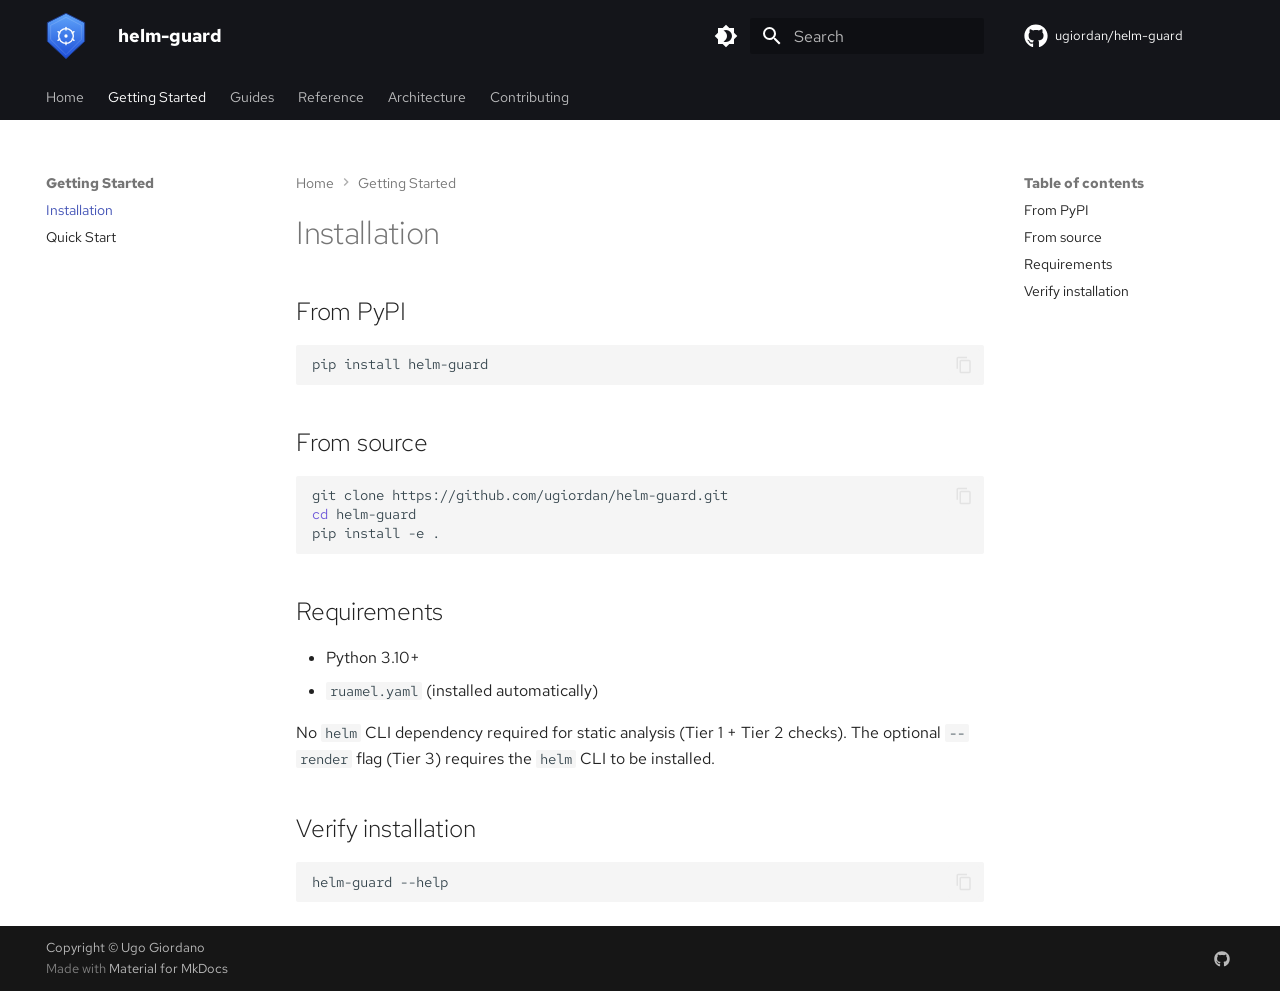
<file: getting-started/installation/index.html>
<!DOCTYPE html><html lang="en" class="no-js"><head>
    
      <meta charset="utf-8">
      <meta name="viewport" content="width=device-width,initial-scale=1">
      
      
      
        <link rel="canonical" href="https://ugiordan.github.io/helm-guard/getting-started/installation/">
      
      
        <link rel="prev" href="../..">
      
      
        <link rel="next" href="../quickstart/">
      
      
        
      
      
      <link rel="icon" href="../../assets/images/favicon.png">
      <meta name="generator" content="mkdocs-1.6.1, mkdocs-material-9.7.7">
    
    
      
        <title>Installation - helm-guard</title>
      
    
    
      <link rel="stylesheet" href="../../assets/stylesheets/main.ec1eaa64.min.css">
      
        
        <link rel="stylesheet" href="../../assets/stylesheets/palette.ab4e12ef.min.css">
      
      


    
    
      
    
    
      
        
        
        <link rel="preconnect" href="https://fonts.gstatic.com" crossorigin="">
        <link rel="stylesheet" href="https://fonts.googleapis.com/css?family=Red+Hat+Text:300,300i,400,400i,700,700i%7CRed+Hat+Mono:400,400i,700,700i&amp;display=fallback">
        <style>:root{--md-text-font:"Red Hat Text";--md-code-font:"Red Hat Mono"}</style>
      
    
    
      <link rel="stylesheet" href="../../assets/css/extra.css">
    
    <script>__md_scope=new URL("../..",location),__md_hash=e=>[...e].reduce(((e,_)=>(e<<5)-e+_.charCodeAt(0)),0),__md_get=(e,_=localStorage,t=__md_scope)=>JSON.parse(_.getItem(t.pathname+"."+e)),__md_set=(e,_,t=localStorage,a=__md_scope)=>{try{t.setItem(a.pathname+"."+e,JSON.stringify(_))}catch(e){}}</script>
    
      

    
    
  <link href="../../assets/stylesheets/glightbox.min.css" rel="stylesheet"><script src="../../assets/javascripts/glightbox.min.js"></script><style id="glightbox-style">
            html.glightbox-open { overflow: initial; height: 100%; }
            .gslide-title { margin-top: 0px; user-select: text; }
            .gslide-desc { color: #666; user-select: text; }
            .gslide-image img { background: white; }
            .gscrollbar-fixer { padding-right: 15px; }
            .gdesc-inner { font-size: 0.75rem; }
            body[data-md-color-scheme="slate"] .gdesc-inner { background: var(--md-default-bg-color); }
            body[data-md-color-scheme="slate"] .gslide-title { color: var(--md-default-fg-color); }
            body[data-md-color-scheme="slate"] .gslide-desc { color: var(--md-default-fg-color); }
        </style></head>
  
  
    
    
      
    
    
    
    
    <body dir="ltr" data-md-color-scheme="default" data-md-color-primary="black" data-md-color-accent="indigo">
  
    
    <input class="md-toggle" data-md-toggle="drawer" type="checkbox" id="__drawer" autocomplete="off">
    <input class="md-toggle" data-md-toggle="search" type="checkbox" id="__search" autocomplete="off">
    <label class="md-overlay" for="__drawer"></label>
    <div data-md-component="skip">
      
        
        <a href="#installation" class="md-skip">
          Skip to content
        </a>
      
    </div>
    <div data-md-component="announce">
      
    </div>
    
    
      

<header class="md-header" data-md-component="header">
  <nav class="md-header__inner md-grid" aria-label="Header">
    <a href="../.." title="helm-guard" class="md-header__button md-logo" aria-label="helm-guard" data-md-component="logo">
      
  <img src="../../images/logo.svg" alt="logo">

    </a>
    <label class="md-header__button md-icon" for="__drawer">
      
      <svg xmlns="http://www.w3.org/2000/svg" viewBox="0 0 24 24"><path d="M3 6h18v2H3zm0 5h18v2H3zm0 5h18v2H3z"></path></svg>
    </label>
    <div class="md-header__title" data-md-component="header-title">
      <div class="md-header__ellipsis">
        <div class="md-header__topic">
          <span class="md-ellipsis">
            helm-guard
          </span>
        </div>
        <div class="md-header__topic" data-md-component="header-topic">
          <span class="md-ellipsis">
            
              Installation
            
          </span>
        </div>
      </div>
    </div>
    
      
        <form class="md-header__option" data-md-component="palette">
  
    
    
    
    <input class="md-option" data-md-color-media="" data-md-color-scheme="default" data-md-color-primary="black" data-md-color-accent="indigo" aria-label="Switch to dark mode" type="radio" name="__palette" id="__palette_0">
    
      <label class="md-header__button md-icon" title="Switch to dark mode" for="__palette_1" hidden="">
        <svg xmlns="http://www.w3.org/2000/svg" viewBox="0 0 24 24"><path d="M12 18c-.89 0-1.74-.2-2.5-.55C11.56 16.5 13 14.42 13 12s-1.44-4.5-3.5-5.45C10.26 6.2 11.11 6 12 6a6 6 0 0 1 6 6 6 6 0 0 1-6 6m8-9.31V4h-4.69L12 .69 8.69 4H4v4.69L.69 12 4 15.31V20h4.69L12 23.31 15.31 20H20v-4.69L23.31 12z"></path></svg>
      </label>
    
  
    
    
    
    <input class="md-option" data-md-color-media="" data-md-color-scheme="slate" data-md-color-primary="black" data-md-color-accent="indigo" aria-label="Switch to light mode" type="radio" name="__palette" id="__palette_1">
    
      <label class="md-header__button md-icon" title="Switch to light mode" for="__palette_0" hidden="">
        <svg xmlns="http://www.w3.org/2000/svg" viewBox="0 0 24 24"><path d="M12 8a4 4 0 0 0-4 4 4 4 0 0 0 4 4 4 4 0 0 0 4-4 4 4 0 0 0-4-4m0 10a6 6 0 0 1-6-6 6 6 0 0 1 6-6 6 6 0 0 1 6 6 6 6 0 0 1-6 6m8-9.31V4h-4.69L12 .69 8.69 4H4v4.69L.69 12 4 15.31V20h4.69L12 23.31 15.31 20H20v-4.69L23.31 12z"></path></svg>
      </label>
    
  
</form>
      
    
    
      <script>var palette=__md_get("__palette");if(palette&&palette.color){if("(prefers-color-scheme)"===palette.color.media){var media=matchMedia("(prefers-color-scheme: light)"),input=document.querySelector(media.matches?"[data-md-color-media='(prefers-color-scheme: light)']":"[data-md-color-media='(prefers-color-scheme: dark)']");palette.color.media=input.getAttribute("data-md-color-media"),palette.color.scheme=input.getAttribute("data-md-color-scheme"),palette.color.primary=input.getAttribute("data-md-color-primary"),palette.color.accent=input.getAttribute("data-md-color-accent")}for(var[key,value]of Object.entries(palette.color))document.body.setAttribute("data-md-color-"+key,value)}</script>
    
    
    
      
      
        <label class="md-header__button md-icon" for="__search">
          
          <svg xmlns="http://www.w3.org/2000/svg" viewBox="0 0 24 24"><path d="M9.5 3A6.5 6.5 0 0 1 16 9.5c0 1.61-.59 3.09-1.56 4.23l.27.27h.79l5 5-1.5 1.5-5-5v-.79l-.27-.27A6.52 6.52 0 0 1 9.5 16 6.5 6.5 0 0 1 3 9.5 6.5 6.5 0 0 1 9.5 3m0 2C7 5 5 7 5 9.5S7 14 9.5 14 14 12 14 9.5 12 5 9.5 5"></path></svg>
        </label>
        <div class="md-search" data-md-component="search" role="dialog">
  <label class="md-search__overlay" for="__search"></label>
  <div class="md-search__inner" role="search">
    <form class="md-search__form" name="search">
      <input type="text" class="md-search__input" name="query" aria-label="Search" placeholder="Search" autocapitalize="off" autocorrect="off" autocomplete="off" spellcheck="false" data-md-component="search-query" required="">
      <label class="md-search__icon md-icon" for="__search">
        
        <svg xmlns="http://www.w3.org/2000/svg" viewBox="0 0 24 24"><path d="M9.5 3A6.5 6.5 0 0 1 16 9.5c0 1.61-.59 3.09-1.56 4.23l.27.27h.79l5 5-1.5 1.5-5-5v-.79l-.27-.27A6.52 6.52 0 0 1 9.5 16 6.5 6.5 0 0 1 3 9.5 6.5 6.5 0 0 1 9.5 3m0 2C7 5 5 7 5 9.5S7 14 9.5 14 14 12 14 9.5 12 5 9.5 5"></path></svg>
        
        <svg xmlns="http://www.w3.org/2000/svg" viewBox="0 0 24 24"><path d="M20 11v2H8l5.5 5.5-1.42 1.42L4.16 12l7.92-7.92L13.5 5.5 8 11z"></path></svg>
      </label>
      <nav class="md-search__options" aria-label="Search">
        
          <a href="javascript:void(0)" class="md-search__icon md-icon" title="Share" aria-label="Share" data-clipboard="" data-clipboard-text="" data-md-component="search-share" tabindex="-1">
            
            <svg xmlns="http://www.w3.org/2000/svg" viewBox="0 0 24 24"><path d="M18 16.08c-.76 0-1.44.3-1.96.77L8.91 12.7c.05-.23.09-.46.09-.7s-.04-.47-.09-.7l7.05-4.11c.54.5 1.25.81 2.04.81a3 3 0 0 0 3-3 3 3 0 0 0-3-3 3 3 0 0 0-3 3c0 .24.04.47.09.7L8.04 9.81C7.5 9.31 6.79 9 6 9a3 3 0 0 0-3 3 3 3 0 0 0 3 3c.79 0 1.5-.31 2.04-.81l7.12 4.15c-.05.21-.08.43-.08.66 0 1.61 1.31 2.91 2.92 2.91s2.92-1.3 2.92-2.91A2.92 2.92 0 0 0 18 16.08"></path></svg>
          </a>
        
        <button type="reset" class="md-search__icon md-icon" title="Clear" aria-label="Clear" tabindex="-1">
          
          <svg xmlns="http://www.w3.org/2000/svg" viewBox="0 0 24 24"><path d="M19 6.41 17.59 5 12 10.59 6.41 5 5 6.41 10.59 12 5 17.59 6.41 19 12 13.41 17.59 19 19 17.59 13.41 12z"></path></svg>
        </button>
      </nav>
      
        <div class="md-search__suggest" data-md-component="search-suggest"></div>
      
    </form>
    <div class="md-search__output">
      <div class="md-search__scrollwrap" tabindex="0" data-md-scrollfix="">
        <div class="md-search-result" data-md-component="search-result">
          <div class="md-search-result__meta">
            Initializing search
          </div>
          <ol class="md-search-result__list" role="presentation"></ol>
        </div>
      </div>
    </div>
  </div>
</div>
      
    
    
      <div class="md-header__source">
        <a href="https://github.com/ugiordan/helm-guard" title="Go to repository" class="md-source" data-md-component="source">
  <div class="md-source__icon md-icon">
    
    <svg xmlns="http://www.w3.org/2000/svg" viewBox="0 0 512 512"><!--! Font Awesome Free 7.1.0 by @fontawesome - https://fontawesome.com License - https://fontawesome.com/license/free (Icons: CC BY 4.0, Fonts: SIL OFL 1.1, Code: MIT License) Copyright 2025 Fonticons, Inc.--><path d="M173.9 397.4c0 2-2.3 3.6-5.2 3.6-3.3.3-5.6-1.3-5.6-3.6 0-2 2.3-3.6 5.2-3.6 3-.3 5.6 1.3 5.6 3.6m-31.1-4.5c-.7 2 1.3 4.3 4.3 4.9 2.6 1 5.6 0 6.2-2s-1.3-4.3-4.3-5.2c-2.6-.7-5.5.3-6.2 2.3m44.2-1.7c-2.9.7-4.9 2.6-4.6 4.9.3 2 2.9 3.3 5.9 2.6 2.9-.7 4.9-2.6 4.6-4.6-.3-1.9-3-3.2-5.9-2.9M252.8 8C114.1 8 8 113.3 8 252c0 110.9 69.8 205.8 169.5 239.2 12.8 2.3 17.3-5.6 17.3-12.1 0-6.2-.3-40.4-.3-61.4 0 0-70 15-84.7-29.8 0 0-11.4-29.1-27.8-36.6 0 0-22.9-15.7 1.6-15.4 0 0 24.9 2 38.6 25.8 21.9 38.6 58.6 27.5 72.9 20.9 2.3-16 8.8-27.1 16-33.7-55.9-6.2-112.3-14.3-112.3-110.5 0-27.5 7.6-41.3 23.6-58.9-2.6-6.5-11.1-33.3 2.6-67.9 20.9-6.5 69 27 69 27 20-5.6 41.5-8.5 62.8-8.5s42.8 2.9 62.8 8.5c0 0 48.1-33.6 69-27 13.7 34.7 5.2 61.4 2.6 67.9 16 17.7 25.8 31.5 25.8 58.9 0 96.5-58.9 104.2-114.8 110.5 9.2 7.9 17 22.9 17 46.4 0 33.7-.3 75.4-.3 83.6 0 6.5 4.6 14.4 17.3 12.1C436.2 457.8 504 362.9 504 252 504 113.3 391.5 8 252.8 8M105.2 352.9c-1.3 1-1 3.3.7 5.2 1.6 1.6 3.9 2.3 5.2 1 1.3-1 1-3.3-.7-5.2-1.6-1.6-3.9-2.3-5.2-1m-10.8-8.1c-.7 1.3.3 2.9 2.3 3.9 1.6 1 3.6.7 4.3-.7.7-1.3-.3-2.9-2.3-3.9-2-.6-3.6-.3-4.3.7m32.4 35.6c-1.6 1.3-1 4.3 1.3 6.2 2.3 2.3 5.2 2.6 6.5 1 1.3-1.3.7-4.3-1.3-6.2-2.2-2.3-5.2-2.6-6.5-1m-11.4-14.7c-1.6 1-1.6 3.6 0 5.9s4.3 3.3 5.6 2.3c1.6-1.3 1.6-3.9 0-6.2-1.4-2.3-4-3.3-5.6-2"></path></svg>
  </div>
  <div class="md-source__repository">
    ugiordan/helm-guard
  </div>
</a>
      </div>
    
  </nav>
  
</header>
    
    <div class="md-container" data-md-component="container">
      
      
        
          
            
<nav class="md-tabs" aria-label="Tabs" data-md-component="tabs">
  <div class="md-grid">
    <ul class="md-tabs__list">
      
        
  
  
  
  
    <li class="md-tabs__item">
      <a href="../.." class="md-tabs__link">
        
  
  
    
  
  Home

      </a>
    </li>
  

      
        
  
  
  
    
  
  
    
    
      <li class="md-tabs__item md-tabs__item--active">
        <a href="./" class="md-tabs__link">
          
  
  
    
  
  Getting Started

        </a>
      </li>
    
  

      
        
  
  
  
  
    
    
      <li class="md-tabs__item">
        <a href="../../guides/configuration/" class="md-tabs__link">
          
  
  
    
  
  Guides

        </a>
      </li>
    
  

      
        
  
  
  
  
    
    
      <li class="md-tabs__item">
        <a href="../../reference/cli/" class="md-tabs__link">
          
  
  
    
  
  Reference

        </a>
      </li>
    
  

      
        
  
  
  
  
    
    
      <li class="md-tabs__item">
        <a href="../../architecture/overview/" class="md-tabs__link">
          
  
  
    
  
  Architecture

        </a>
      </li>
    
  

      
        
  
  
  
  
    
    
      <li class="md-tabs__item">
        <a href="../../contributing/setup/" class="md-tabs__link">
          
  
  
    
  
  Contributing

        </a>
      </li>
    
  

      
    </ul>
  </div>
</nav>
          
        
      
      <main class="md-main" data-md-component="main">
        <div class="md-main__inner md-grid">
          
            
              
              <div class="md-sidebar md-sidebar--primary" data-md-component="sidebar" data-md-type="navigation">
                <div class="md-sidebar__scrollwrap">
                  <div class="md-sidebar__inner">
                    


  


<nav class="md-nav md-nav--primary md-nav--lifted" aria-label="Navigation" data-md-level="0">
  <label class="md-nav__title" for="__drawer">
    <a href="../.." title="helm-guard" class="md-nav__button md-logo" aria-label="helm-guard" data-md-component="logo">
      
  <img src="../../images/logo.svg" alt="logo">

    </a>
    helm-guard
  </label>
  
    <div class="md-nav__source">
      <a href="https://github.com/ugiordan/helm-guard" title="Go to repository" class="md-source" data-md-component="source">
  <div class="md-source__icon md-icon">
    
    <svg xmlns="http://www.w3.org/2000/svg" viewBox="0 0 512 512"><!--! Font Awesome Free 7.1.0 by @fontawesome - https://fontawesome.com License - https://fontawesome.com/license/free (Icons: CC BY 4.0, Fonts: SIL OFL 1.1, Code: MIT License) Copyright 2025 Fonticons, Inc.--><path d="M173.9 397.4c0 2-2.3 3.6-5.2 3.6-3.3.3-5.6-1.3-5.6-3.6 0-2 2.3-3.6 5.2-3.6 3-.3 5.6 1.3 5.6 3.6m-31.1-4.5c-.7 2 1.3 4.3 4.3 4.9 2.6 1 5.6 0 6.2-2s-1.3-4.3-4.3-5.2c-2.6-.7-5.5.3-6.2 2.3m44.2-1.7c-2.9.7-4.9 2.6-4.6 4.9.3 2 2.9 3.3 5.9 2.6 2.9-.7 4.9-2.6 4.6-4.6-.3-1.9-3-3.2-5.9-2.9M252.8 8C114.1 8 8 113.3 8 252c0 110.9 69.8 205.8 169.5 239.2 12.8 2.3 17.3-5.6 17.3-12.1 0-6.2-.3-40.4-.3-61.4 0 0-70 15-84.7-29.8 0 0-11.4-29.1-27.8-36.6 0 0-22.9-15.7 1.6-15.4 0 0 24.9 2 38.6 25.8 21.9 38.6 58.6 27.5 72.9 20.9 2.3-16 8.8-27.1 16-33.7-55.9-6.2-112.3-14.3-112.3-110.5 0-27.5 7.6-41.3 23.6-58.9-2.6-6.5-11.1-33.3 2.6-67.9 20.9-6.5 69 27 69 27 20-5.6 41.5-8.5 62.8-8.5s42.8 2.9 62.8 8.5c0 0 48.1-33.6 69-27 13.7 34.7 5.2 61.4 2.6 67.9 16 17.7 25.8 31.5 25.8 58.9 0 96.5-58.9 104.2-114.8 110.5 9.2 7.9 17 22.9 17 46.4 0 33.7-.3 75.4-.3 83.6 0 6.5 4.6 14.4 17.3 12.1C436.2 457.8 504 362.9 504 252 504 113.3 391.5 8 252.8 8M105.2 352.9c-1.3 1-1 3.3.7 5.2 1.6 1.6 3.9 2.3 5.2 1 1.3-1 1-3.3-.7-5.2-1.6-1.6-3.9-2.3-5.2-1m-10.8-8.1c-.7 1.3.3 2.9 2.3 3.9 1.6 1 3.6.7 4.3-.7.7-1.3-.3-2.9-2.3-3.9-2-.6-3.6-.3-4.3.7m32.4 35.6c-1.6 1.3-1 4.3 1.3 6.2 2.3 2.3 5.2 2.6 6.5 1 1.3-1.3.7-4.3-1.3-6.2-2.2-2.3-5.2-2.6-6.5-1m-11.4-14.7c-1.6 1-1.6 3.6 0 5.9s4.3 3.3 5.6 2.3c1.6-1.3 1.6-3.9 0-6.2-1.4-2.3-4-3.3-5.6-2"></path></svg>
  </div>
  <div class="md-source__repository">
    ugiordan/helm-guard
  </div>
</a>
    </div>
  
  <ul class="md-nav__list" data-md-scrollfix="">
    
      
      
  
  
  
  
    <li class="md-nav__item">
      <a href="../.." class="md-nav__link">
        
  
  
  <span class="md-ellipsis">
    
  
    Home
  

    
  </span>
  
  

      </a>
    </li>
  

    
      
      
  
  
    
  
  
  
    
    
      
        
      
        
      
    
    
    
      
        
        
      
      
        
      
    
    
    <li class="md-nav__item md-nav__item--active md-nav__item--section md-nav__item--nested">
      
        
        
        <input class="md-nav__toggle md-toggle " type="checkbox" id="__nav_2" checked="">
        
          
          <label class="md-nav__link" for="__nav_2" id="__nav_2_label" tabindex="">
            
  
  
  <span class="md-ellipsis">
    
  
    Getting Started
  

    
  </span>
  
  

            <span class="md-nav__icon md-icon"></span>
          </label>
        
        <nav class="md-nav" data-md-level="1" aria-labelledby="__nav_2_label" aria-expanded="true">
          <label class="md-nav__title" for="__nav_2">
            <span class="md-nav__icon md-icon"></span>
            
  
    Getting Started
  

          </label>
          <ul class="md-nav__list" data-md-scrollfix="">
            
              
                
  
  
    
  
  
  
    <li class="md-nav__item md-nav__item--active">
      
      <input class="md-nav__toggle md-toggle" type="checkbox" id="__toc">
      
      
        
      
      
        <label class="md-nav__link md-nav__link--active" for="__toc">
          
  
  
  <span class="md-ellipsis">
    
  
    Installation
  

    
  </span>
  
  

          <span class="md-nav__icon md-icon"></span>
        </label>
      
      <a href="./" class="md-nav__link md-nav__link--active">
        
  
  
  <span class="md-ellipsis">
    
  
    Installation
  

    
  </span>
  
  

      </a>
      
        

<nav class="md-nav md-nav--secondary" aria-label="Table of contents">
  
  
  
    
  
  
    <label class="md-nav__title" for="__toc">
      <span class="md-nav__icon md-icon"></span>
      Table of contents
    </label>
    <ul class="md-nav__list" data-md-component="toc" data-md-scrollfix="">
      
        <li class="md-nav__item">
  <a href="#from-pypi" class="md-nav__link">
    <span class="md-ellipsis">
      
        From PyPI
      
    </span>
  </a>
  
</li>
      
        <li class="md-nav__item">
  <a href="#from-source" class="md-nav__link">
    <span class="md-ellipsis">
      
        From source
      
    </span>
  </a>
  
</li>
      
        <li class="md-nav__item">
  <a href="#requirements" class="md-nav__link">
    <span class="md-ellipsis">
      
        Requirements
      
    </span>
  </a>
  
</li>
      
        <li class="md-nav__item">
  <a href="#verify-installation" class="md-nav__link">
    <span class="md-ellipsis">
      
        Verify installation
      
    </span>
  </a>
  
</li>
      
    </ul>
  
</nav>
      
    </li>
  

              
            
              
                
  
  
  
  
    <li class="md-nav__item">
      <a href="../quickstart/" class="md-nav__link">
        
  
  
  <span class="md-ellipsis">
    
  
    Quick Start
  

    
  </span>
  
  

      </a>
    </li>
  

              
            
          </ul>
        </nav>
      
    </li>
  

    
      
      
  
  
  
  
    
    
      
        
      
    
    
    
      
      
        
      
    
    
    <li class="md-nav__item md-nav__item--nested">
      
        
        
        <input class="md-nav__toggle md-toggle " type="checkbox" id="__nav_3">
        
          
          <label class="md-nav__link" for="__nav_3" id="__nav_3_label" tabindex="0">
            
  
  
  <span class="md-ellipsis">
    
  
    Guides
  

    
  </span>
  
  

            <span class="md-nav__icon md-icon"></span>
          </label>
        
        <nav class="md-nav" data-md-level="1" aria-labelledby="__nav_3_label" aria-expanded="false">
          <label class="md-nav__title" for="__nav_3">
            <span class="md-nav__icon md-icon"></span>
            
  
    Guides
  

          </label>
          <ul class="md-nav__list" data-md-scrollfix="">
            
              
                
  
  
  
  
    <li class="md-nav__item">
      <a href="../../guides/configuration/" class="md-nav__link">
        
  
  
  <span class="md-ellipsis">
    
  
    Configuration
  

    
  </span>
  
  

      </a>
    </li>
  

              
            
          </ul>
        </nav>
      
    </li>
  

    
      
      
  
  
  
  
    
    
      
        
      
        
      
    
    
    
      
      
        
      
    
    
    <li class="md-nav__item md-nav__item--nested">
      
        
        
        <input class="md-nav__toggle md-toggle " type="checkbox" id="__nav_4">
        
          
          <label class="md-nav__link" for="__nav_4" id="__nav_4_label" tabindex="0">
            
  
  
  <span class="md-ellipsis">
    
  
    Reference
  

    
  </span>
  
  

            <span class="md-nav__icon md-icon"></span>
          </label>
        
        <nav class="md-nav" data-md-level="1" aria-labelledby="__nav_4_label" aria-expanded="false">
          <label class="md-nav__title" for="__nav_4">
            <span class="md-nav__icon md-icon"></span>
            
  
    Reference
  

          </label>
          <ul class="md-nav__list" data-md-scrollfix="">
            
              
                
  
  
  
  
    <li class="md-nav__item">
      <a href="../../reference/cli/" class="md-nav__link">
        
  
  
  <span class="md-ellipsis">
    
  
    CLI Commands
  

    
  </span>
  
  

      </a>
    </li>
  

              
            
              
                
  
  
  
  
    <li class="md-nav__item">
      <a href="../../reference/rules/" class="md-nav__link">
        
  
  
  <span class="md-ellipsis">
    
  
    Detection Rules
  

    
  </span>
  
  

      </a>
    </li>
  

              
            
          </ul>
        </nav>
      
    </li>
  

    
      
      
  
  
  
  
    
    
      
        
      
    
    
    
      
      
        
      
    
    
    <li class="md-nav__item md-nav__item--nested">
      
        
        
        <input class="md-nav__toggle md-toggle " type="checkbox" id="__nav_5">
        
          
          <label class="md-nav__link" for="__nav_5" id="__nav_5_label" tabindex="0">
            
  
  
  <span class="md-ellipsis">
    
  
    Architecture
  

    
  </span>
  
  

            <span class="md-nav__icon md-icon"></span>
          </label>
        
        <nav class="md-nav" data-md-level="1" aria-labelledby="__nav_5_label" aria-expanded="false">
          <label class="md-nav__title" for="__nav_5">
            <span class="md-nav__icon md-icon"></span>
            
  
    Architecture
  

          </label>
          <ul class="md-nav__list" data-md-scrollfix="">
            
              
                
  
  
  
  
    <li class="md-nav__item">
      <a href="../../architecture/overview/" class="md-nav__link">
        
  
  
  <span class="md-ellipsis">
    
  
    Design Overview
  

    
  </span>
  
  

      </a>
    </li>
  

              
            
          </ul>
        </nav>
      
    </li>
  

    
      
      
  
  
  
  
    
    
      
        
      
    
    
    
      
      
        
      
    
    
    <li class="md-nav__item md-nav__item--nested">
      
        
        
        <input class="md-nav__toggle md-toggle " type="checkbox" id="__nav_6">
        
          
          <label class="md-nav__link" for="__nav_6" id="__nav_6_label" tabindex="0">
            
  
  
  <span class="md-ellipsis">
    
  
    Contributing
  

    
  </span>
  
  

            <span class="md-nav__icon md-icon"></span>
          </label>
        
        <nav class="md-nav" data-md-level="1" aria-labelledby="__nav_6_label" aria-expanded="false">
          <label class="md-nav__title" for="__nav_6">
            <span class="md-nav__icon md-icon"></span>
            
  
    Contributing
  

          </label>
          <ul class="md-nav__list" data-md-scrollfix="">
            
              
                
  
  
  
  
    <li class="md-nav__item">
      <a href="../../contributing/setup/" class="md-nav__link">
        
  
  
  <span class="md-ellipsis">
    
  
    Development Setup
  

    
  </span>
  
  

      </a>
    </li>
  

              
            
          </ul>
        </nav>
      
    </li>
  

    
  </ul>
</nav>
                  </div>
                </div>
              </div>
            
            
              
              <div class="md-sidebar md-sidebar--secondary" data-md-component="sidebar" data-md-type="toc">
                <div class="md-sidebar__scrollwrap">
                  <div class="md-sidebar__inner">
                    

<nav class="md-nav md-nav--secondary" aria-label="Table of contents">
  
  
  
    
  
  
    <label class="md-nav__title" for="__toc">
      <span class="md-nav__icon md-icon"></span>
      Table of contents
    </label>
    <ul class="md-nav__list" data-md-component="toc" data-md-scrollfix="">
      
        <li class="md-nav__item">
  <a href="#from-pypi" class="md-nav__link">
    <span class="md-ellipsis">
      
        From PyPI
      
    </span>
  </a>
  
</li>
      
        <li class="md-nav__item">
  <a href="#from-source" class="md-nav__link">
    <span class="md-ellipsis">
      
        From source
      
    </span>
  </a>
  
</li>
      
        <li class="md-nav__item">
  <a href="#requirements" class="md-nav__link">
    <span class="md-ellipsis">
      
        Requirements
      
    </span>
  </a>
  
</li>
      
        <li class="md-nav__item">
  <a href="#verify-installation" class="md-nav__link">
    <span class="md-ellipsis">
      
        Verify installation
      
    </span>
  </a>
  
</li>
      
    </ul>
  
</nav>
                  </div>
                </div>
              </div>
            
          
          
            <div class="md-content" data-md-component="content">
              
                



  


  <nav class="md-path" aria-label="Navigation">
    <ol class="md-path__list">
      
        
  
  
    <li class="md-path__item">
      <a href="../.." class="md-path__link">
        
  <span class="md-ellipsis">
    Home
  </span>

      </a>
    </li>
  

      
      
        
  
  
    
    
      <li class="md-path__item">
        <a href="./" class="md-path__link">
          
  <span class="md-ellipsis">
    Getting Started
  </span>

        </a>
      </li>
    
  

      
    </ol>
  </nav>

              
              <article class="md-content__inner md-typeset">
                
                  


  
  


<h1 id="installation">Installation<a class="headerlink" href="#installation" title="Permanent link">¶</a></h1>
<h2 id="from-pypi">From PyPI<a class="headerlink" href="#from-pypi" title="Permanent link">¶</a></h2>
<div class="highlight"><pre><span></span><code><a id="__codelineno-0-1" name="__codelineno-0-1" href="#__codelineno-0-1"></a>pip<span class="w"> </span>install<span class="w"> </span>helm-guard
</code></pre></div>
<h2 id="from-source">From source<a class="headerlink" href="#from-source" title="Permanent link">¶</a></h2>
<div class="highlight"><pre><span></span><code><a id="__codelineno-1-1" name="__codelineno-1-1" href="#__codelineno-1-1"></a>git<span class="w"> </span>clone<span class="w"> </span>https://github.com/ugiordan/helm-guard.git
<a id="__codelineno-1-2" name="__codelineno-1-2" href="#__codelineno-1-2"></a><span class="nb">cd</span><span class="w"> </span>helm-guard
<a id="__codelineno-1-3" name="__codelineno-1-3" href="#__codelineno-1-3"></a>pip<span class="w"> </span>install<span class="w"> </span>-e<span class="w"> </span>.
</code></pre></div>
<h2 id="requirements">Requirements<a class="headerlink" href="#requirements" title="Permanent link">¶</a></h2>
<ul>
<li>Python 3.10+</li>
<li><code>ruamel.yaml</code> (installed automatically)</li>
</ul>
<p>No <code>helm</code> CLI dependency required for static analysis (Tier 1 + Tier 2 checks). The optional <code>--render</code> flag (Tier 3) requires the <code>helm</code> CLI to be installed.</p>
<h2 id="verify-installation">Verify installation<a class="headerlink" href="#verify-installation" title="Permanent link">¶</a></h2>
<div class="highlight"><pre><span></span><code><a id="__codelineno-2-1" name="__codelineno-2-1" href="#__codelineno-2-1"></a>helm-guard<span class="w"> </span>--help
</code></pre></div>












                
              </article>
            </div>
          
          
  <script>var tabs=__md_get("__tabs");if(Array.isArray(tabs))e:for(var set of document.querySelectorAll(".tabbed-set")){var labels=set.querySelector(".tabbed-labels");for(var tab of tabs)for(var label of labels.getElementsByTagName("label"))if(label.innerText.trim()===tab){var input=document.getElementById(label.htmlFor);input.checked=!0;continue e}}</script>

<script>var target=document.getElementById(location.hash.slice(1));target&&target.name&&(target.checked=target.name.startsWith("__tabbed_"))</script>
        </div>
        
          <button type="button" class="md-top md-icon" data-md-component="top" hidden="">
  
  <svg xmlns="http://www.w3.org/2000/svg" viewBox="0 0 24 24"><path d="M13 20h-2V8l-5.5 5.5-1.42-1.42L12 4.16l7.92 7.92-1.42 1.42L13 8z"></path></svg>
  Back to top
</button>
        
      </main>
      
        <footer class="md-footer">
  
  <div class="md-footer-meta md-typeset">
    <div class="md-footer-meta__inner md-grid">
      <div class="md-copyright">
  
    <div class="md-copyright__highlight">
      Copyright © Ugo Giordano
    </div>
  
  
    Made with
    <a href="https://squidfunk.github.io/mkdocs-material/" target="_blank" rel="noopener">
      Material for MkDocs
    </a>
  
</div>
      
        
<div class="md-social">
  
    
    
    
    
      
      
    
    <a href="https://github.com/ugiordan/helm-guard" target="_blank" rel="noopener" title="github.com" class="md-social__link">
      <svg xmlns="http://www.w3.org/2000/svg" viewBox="0 0 512 512"><!--! Font Awesome Free 7.1.0 by @fontawesome - https://fontawesome.com License - https://fontawesome.com/license/free (Icons: CC BY 4.0, Fonts: SIL OFL 1.1, Code: MIT License) Copyright 2025 Fonticons, Inc.--><path d="M173.9 397.4c0 2-2.3 3.6-5.2 3.6-3.3.3-5.6-1.3-5.6-3.6 0-2 2.3-3.6 5.2-3.6 3-.3 5.6 1.3 5.6 3.6m-31.1-4.5c-.7 2 1.3 4.3 4.3 4.9 2.6 1 5.6 0 6.2-2s-1.3-4.3-4.3-5.2c-2.6-.7-5.5.3-6.2 2.3m44.2-1.7c-2.9.7-4.9 2.6-4.6 4.9.3 2 2.9 3.3 5.9 2.6 2.9-.7 4.9-2.6 4.6-4.6-.3-1.9-3-3.2-5.9-2.9M252.8 8C114.1 8 8 113.3 8 252c0 110.9 69.8 205.8 169.5 239.2 12.8 2.3 17.3-5.6 17.3-12.1 0-6.2-.3-40.4-.3-61.4 0 0-70 15-84.7-29.8 0 0-11.4-29.1-27.8-36.6 0 0-22.9-15.7 1.6-15.4 0 0 24.9 2 38.6 25.8 21.9 38.6 58.6 27.5 72.9 20.9 2.3-16 8.8-27.1 16-33.7-55.9-6.2-112.3-14.3-112.3-110.5 0-27.5 7.6-41.3 23.6-58.9-2.6-6.5-11.1-33.3 2.6-67.9 20.9-6.5 69 27 69 27 20-5.6 41.5-8.5 62.8-8.5s42.8 2.9 62.8 8.5c0 0 48.1-33.6 69-27 13.7 34.7 5.2 61.4 2.6 67.9 16 17.7 25.8 31.5 25.8 58.9 0 96.5-58.9 104.2-114.8 110.5 9.2 7.9 17 22.9 17 46.4 0 33.7-.3 75.4-.3 83.6 0 6.5 4.6 14.4 17.3 12.1C436.2 457.8 504 362.9 504 252 504 113.3 391.5 8 252.8 8M105.2 352.9c-1.3 1-1 3.3.7 5.2 1.6 1.6 3.9 2.3 5.2 1 1.3-1 1-3.3-.7-5.2-1.6-1.6-3.9-2.3-5.2-1m-10.8-8.1c-.7 1.3.3 2.9 2.3 3.9 1.6 1 3.6.7 4.3-.7.7-1.3-.3-2.9-2.3-3.9-2-.6-3.6-.3-4.3.7m32.4 35.6c-1.6 1.3-1 4.3 1.3 6.2 2.3 2.3 5.2 2.6 6.5 1 1.3-1.3.7-4.3-1.3-6.2-2.2-2.3-5.2-2.6-6.5-1m-11.4-14.7c-1.6 1-1.6 3.6 0 5.9s4.3 3.3 5.6 2.3c1.6-1.3 1.6-3.9 0-6.2-1.4-2.3-4-3.3-5.6-2"></path></svg>
    </a>
  
</div>
      
    </div>
  </div>
</footer>
      
    </div>
    <div class="md-dialog" data-md-component="dialog">
      <div class="md-dialog__inner md-typeset"></div>
    </div>
    
    
    
      
      
      <script id="__config" type="application/json">{"annotate": null, "base": "../..", "features": ["navigation.tabs", "navigation.top", "navigation.indexes", "navigation.instant", "navigation.path", "navigation.sections", "search.suggest", "search.highlight", "search.share", "content.code.copy", "content.code.annotate", "content.tabs.link", "toc.follow"], "search": "../../assets/javascripts/workers/search.2c215733.min.js", "tags": null, "translations": {"clipboard.copied": "Copied to clipboard", "clipboard.copy": "Copy to clipboard", "search.result.more.one": "1 more on this page", "search.result.more.other": "# more on this page", "search.result.none": "No matching documents", "search.result.one": "1 matching document", "search.result.other": "# matching documents", "search.result.placeholder": "Type to start searching", "search.result.term.missing": "Missing", "select.version": "Select version"}, "version": null}</script>
    
    
      <script src="../../assets/javascripts/bundle.d7400e89.min.js"></script>
      
        <script src="../../assets/js/diagram-zoom.js"></script>
      
    
  
<script id="init-glightbox">const lightbox = GLightbox({"touchNavigation": true, "loop": false, "zoomable": true, "draggable": true, "openEffect": "zoom", "closeEffect": "zoom", "slideEffect": "slide"});
document$.subscribe(()=>{ lightbox.reload(); });
</script></body></html>
</file>
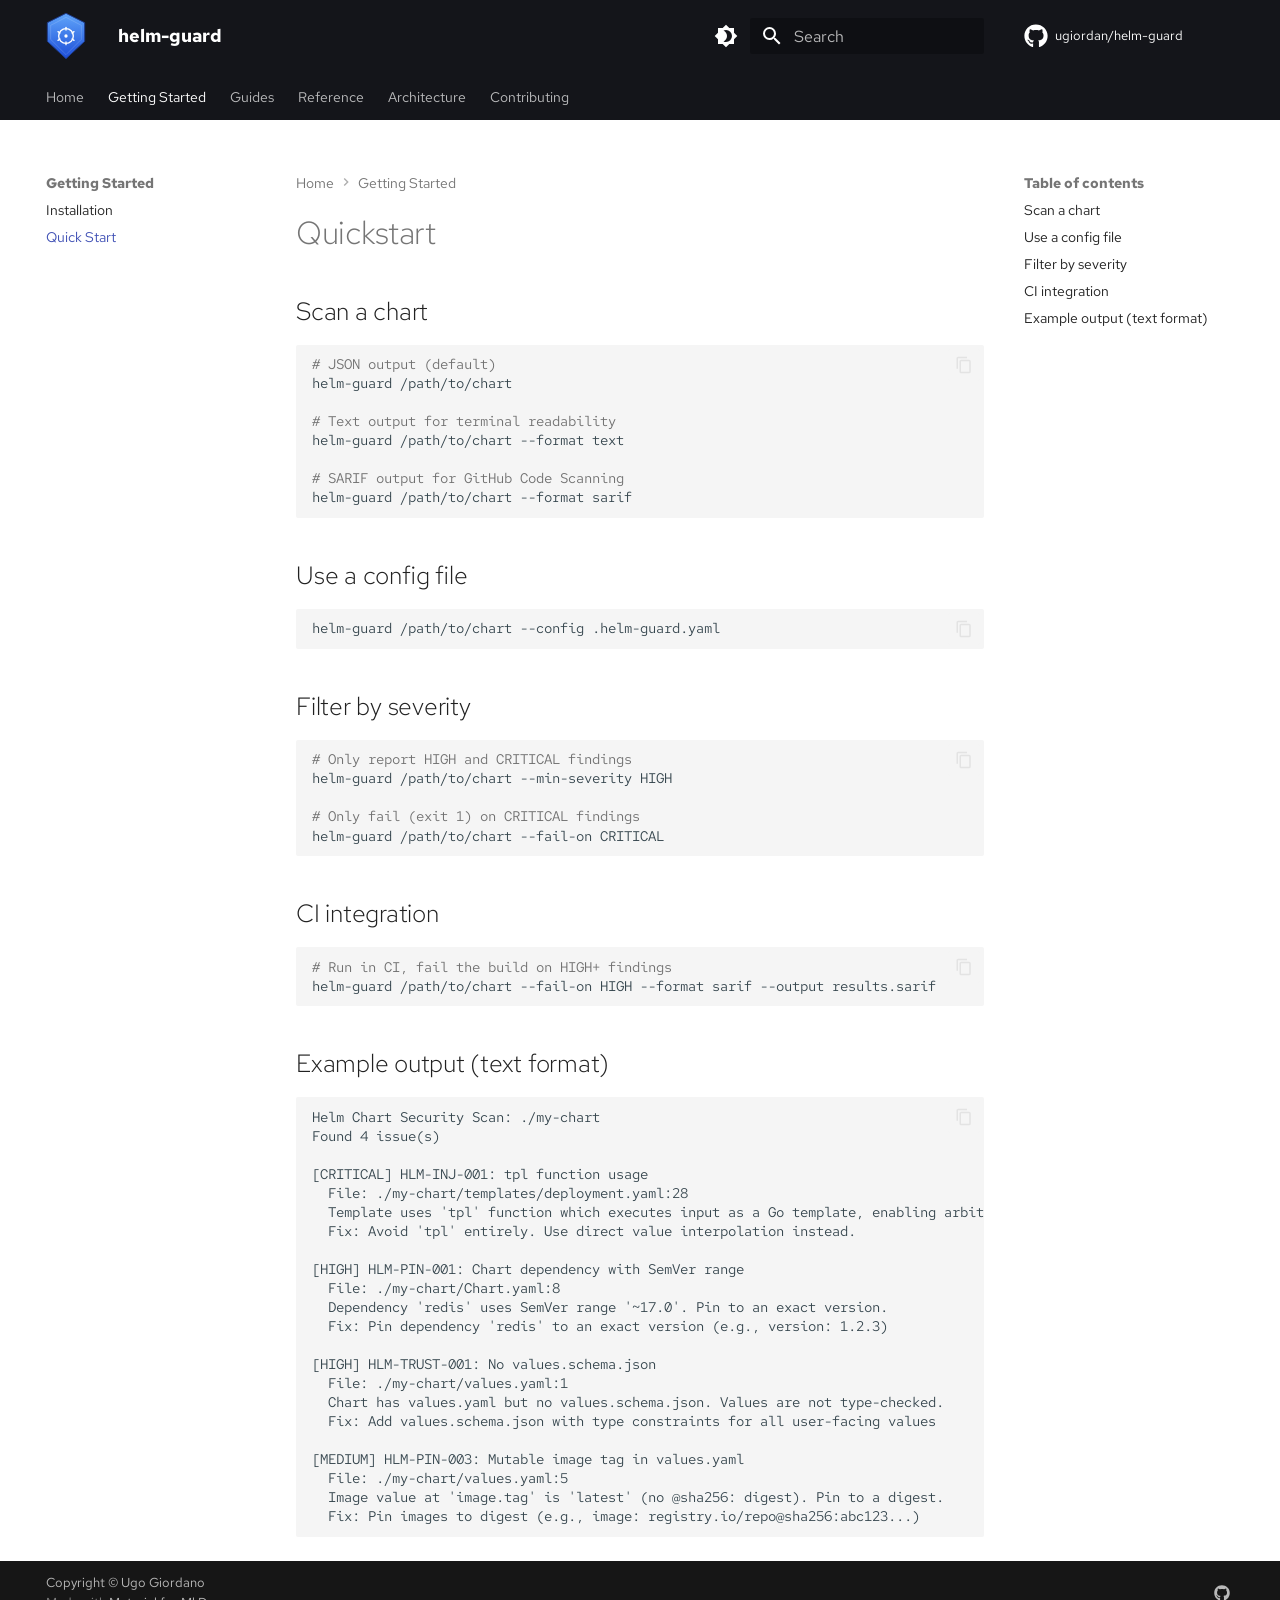
<file: getting-started/quickstart/index.html>
<!DOCTYPE html><html lang="en" class="no-js"><head>
    
      <meta charset="utf-8">
      <meta name="viewport" content="width=device-width,initial-scale=1">
      
      
      
        <link rel="canonical" href="https://ugiordan.github.io/helm-guard/getting-started/quickstart/">
      
      
        <link rel="prev" href="../installation/">
      
      
        <link rel="next" href="../../guides/configuration/">
      
      
        
      
      
      <link rel="icon" href="../../assets/images/favicon.png">
      <meta name="generator" content="mkdocs-1.6.1, mkdocs-material-9.7.7">
    
    
      
        <title>Quick Start - helm-guard</title>
      
    
    
      <link rel="stylesheet" href="../../assets/stylesheets/main.ec1eaa64.min.css">
      
        
        <link rel="stylesheet" href="../../assets/stylesheets/palette.ab4e12ef.min.css">
      
      


    
    
      
    
    
      
        
        
        <link rel="preconnect" href="https://fonts.gstatic.com" crossorigin="">
        <link rel="stylesheet" href="https://fonts.googleapis.com/css?family=Red+Hat+Text:300,300i,400,400i,700,700i%7CRed+Hat+Mono:400,400i,700,700i&amp;display=fallback">
        <style>:root{--md-text-font:"Red Hat Text";--md-code-font:"Red Hat Mono"}</style>
      
    
    
      <link rel="stylesheet" href="../../assets/css/extra.css">
    
    <script>__md_scope=new URL("../..",location),__md_hash=e=>[...e].reduce(((e,_)=>(e<<5)-e+_.charCodeAt(0)),0),__md_get=(e,_=localStorage,t=__md_scope)=>JSON.parse(_.getItem(t.pathname+"."+e)),__md_set=(e,_,t=localStorage,a=__md_scope)=>{try{t.setItem(a.pathname+"."+e,JSON.stringify(_))}catch(e){}}</script>
    
      

    
    
  <link href="../../assets/stylesheets/glightbox.min.css" rel="stylesheet"><script src="../../assets/javascripts/glightbox.min.js"></script><style id="glightbox-style">
            html.glightbox-open { overflow: initial; height: 100%; }
            .gslide-title { margin-top: 0px; user-select: text; }
            .gslide-desc { color: #666; user-select: text; }
            .gslide-image img { background: white; }
            .gscrollbar-fixer { padding-right: 15px; }
            .gdesc-inner { font-size: 0.75rem; }
            body[data-md-color-scheme="slate"] .gdesc-inner { background: var(--md-default-bg-color); }
            body[data-md-color-scheme="slate"] .gslide-title { color: var(--md-default-fg-color); }
            body[data-md-color-scheme="slate"] .gslide-desc { color: var(--md-default-fg-color); }
        </style></head>
  
  
    
    
      
    
    
    
    
    <body dir="ltr" data-md-color-scheme="default" data-md-color-primary="black" data-md-color-accent="indigo">
  
    
    <input class="md-toggle" data-md-toggle="drawer" type="checkbox" id="__drawer" autocomplete="off">
    <input class="md-toggle" data-md-toggle="search" type="checkbox" id="__search" autocomplete="off">
    <label class="md-overlay" for="__drawer"></label>
    <div data-md-component="skip">
      
        
        <a href="#quickstart" class="md-skip">
          Skip to content
        </a>
      
    </div>
    <div data-md-component="announce">
      
    </div>
    
    
      

<header class="md-header" data-md-component="header">
  <nav class="md-header__inner md-grid" aria-label="Header">
    <a href="../.." title="helm-guard" class="md-header__button md-logo" aria-label="helm-guard" data-md-component="logo">
      
  <img src="../../images/logo.svg" alt="logo">

    </a>
    <label class="md-header__button md-icon" for="__drawer">
      
      <svg xmlns="http://www.w3.org/2000/svg" viewBox="0 0 24 24"><path d="M3 6h18v2H3zm0 5h18v2H3zm0 5h18v2H3z"></path></svg>
    </label>
    <div class="md-header__title" data-md-component="header-title">
      <div class="md-header__ellipsis">
        <div class="md-header__topic">
          <span class="md-ellipsis">
            helm-guard
          </span>
        </div>
        <div class="md-header__topic" data-md-component="header-topic">
          <span class="md-ellipsis">
            
              Quick Start
            
          </span>
        </div>
      </div>
    </div>
    
      
        <form class="md-header__option" data-md-component="palette">
  
    
    
    
    <input class="md-option" data-md-color-media="" data-md-color-scheme="default" data-md-color-primary="black" data-md-color-accent="indigo" aria-label="Switch to dark mode" type="radio" name="__palette" id="__palette_0">
    
      <label class="md-header__button md-icon" title="Switch to dark mode" for="__palette_1" hidden="">
        <svg xmlns="http://www.w3.org/2000/svg" viewBox="0 0 24 24"><path d="M12 18c-.89 0-1.74-.2-2.5-.55C11.56 16.5 13 14.42 13 12s-1.44-4.5-3.5-5.45C10.26 6.2 11.11 6 12 6a6 6 0 0 1 6 6 6 6 0 0 1-6 6m8-9.31V4h-4.69L12 .69 8.69 4H4v4.69L.69 12 4 15.31V20h4.69L12 23.31 15.31 20H20v-4.69L23.31 12z"></path></svg>
      </label>
    
  
    
    
    
    <input class="md-option" data-md-color-media="" data-md-color-scheme="slate" data-md-color-primary="black" data-md-color-accent="indigo" aria-label="Switch to light mode" type="radio" name="__palette" id="__palette_1">
    
      <label class="md-header__button md-icon" title="Switch to light mode" for="__palette_0" hidden="">
        <svg xmlns="http://www.w3.org/2000/svg" viewBox="0 0 24 24"><path d="M12 8a4 4 0 0 0-4 4 4 4 0 0 0 4 4 4 4 0 0 0 4-4 4 4 0 0 0-4-4m0 10a6 6 0 0 1-6-6 6 6 0 0 1 6-6 6 6 0 0 1 6 6 6 6 0 0 1-6 6m8-9.31V4h-4.69L12 .69 8.69 4H4v4.69L.69 12 4 15.31V20h4.69L12 23.31 15.31 20H20v-4.69L23.31 12z"></path></svg>
      </label>
    
  
</form>
      
    
    
      <script>var palette=__md_get("__palette");if(palette&&palette.color){if("(prefers-color-scheme)"===palette.color.media){var media=matchMedia("(prefers-color-scheme: light)"),input=document.querySelector(media.matches?"[data-md-color-media='(prefers-color-scheme: light)']":"[data-md-color-media='(prefers-color-scheme: dark)']");palette.color.media=input.getAttribute("data-md-color-media"),palette.color.scheme=input.getAttribute("data-md-color-scheme"),palette.color.primary=input.getAttribute("data-md-color-primary"),palette.color.accent=input.getAttribute("data-md-color-accent")}for(var[key,value]of Object.entries(palette.color))document.body.setAttribute("data-md-color-"+key,value)}</script>
    
    
    
      
      
        <label class="md-header__button md-icon" for="__search">
          
          <svg xmlns="http://www.w3.org/2000/svg" viewBox="0 0 24 24"><path d="M9.5 3A6.5 6.5 0 0 1 16 9.5c0 1.61-.59 3.09-1.56 4.23l.27.27h.79l5 5-1.5 1.5-5-5v-.79l-.27-.27A6.52 6.52 0 0 1 9.5 16 6.5 6.5 0 0 1 3 9.5 6.5 6.5 0 0 1 9.5 3m0 2C7 5 5 7 5 9.5S7 14 9.5 14 14 12 14 9.5 12 5 9.5 5"></path></svg>
        </label>
        <div class="md-search" data-md-component="search" role="dialog">
  <label class="md-search__overlay" for="__search"></label>
  <div class="md-search__inner" role="search">
    <form class="md-search__form" name="search">
      <input type="text" class="md-search__input" name="query" aria-label="Search" placeholder="Search" autocapitalize="off" autocorrect="off" autocomplete="off" spellcheck="false" data-md-component="search-query" required="">
      <label class="md-search__icon md-icon" for="__search">
        
        <svg xmlns="http://www.w3.org/2000/svg" viewBox="0 0 24 24"><path d="M9.5 3A6.5 6.5 0 0 1 16 9.5c0 1.61-.59 3.09-1.56 4.23l.27.27h.79l5 5-1.5 1.5-5-5v-.79l-.27-.27A6.52 6.52 0 0 1 9.5 16 6.5 6.5 0 0 1 3 9.5 6.5 6.5 0 0 1 9.5 3m0 2C7 5 5 7 5 9.5S7 14 9.5 14 14 12 14 9.5 12 5 9.5 5"></path></svg>
        
        <svg xmlns="http://www.w3.org/2000/svg" viewBox="0 0 24 24"><path d="M20 11v2H8l5.5 5.5-1.42 1.42L4.16 12l7.92-7.92L13.5 5.5 8 11z"></path></svg>
      </label>
      <nav class="md-search__options" aria-label="Search">
        
          <a href="javascript:void(0)" class="md-search__icon md-icon" title="Share" aria-label="Share" data-clipboard="" data-clipboard-text="" data-md-component="search-share" tabindex="-1">
            
            <svg xmlns="http://www.w3.org/2000/svg" viewBox="0 0 24 24"><path d="M18 16.08c-.76 0-1.44.3-1.96.77L8.91 12.7c.05-.23.09-.46.09-.7s-.04-.47-.09-.7l7.05-4.11c.54.5 1.25.81 2.04.81a3 3 0 0 0 3-3 3 3 0 0 0-3-3 3 3 0 0 0-3 3c0 .24.04.47.09.7L8.04 9.81C7.5 9.31 6.79 9 6 9a3 3 0 0 0-3 3 3 3 0 0 0 3 3c.79 0 1.5-.31 2.04-.81l7.12 4.15c-.05.21-.08.43-.08.66 0 1.61 1.31 2.91 2.92 2.91s2.92-1.3 2.92-2.91A2.92 2.92 0 0 0 18 16.08"></path></svg>
          </a>
        
        <button type="reset" class="md-search__icon md-icon" title="Clear" aria-label="Clear" tabindex="-1">
          
          <svg xmlns="http://www.w3.org/2000/svg" viewBox="0 0 24 24"><path d="M19 6.41 17.59 5 12 10.59 6.41 5 5 6.41 10.59 12 5 17.59 6.41 19 12 13.41 17.59 19 19 17.59 13.41 12z"></path></svg>
        </button>
      </nav>
      
        <div class="md-search__suggest" data-md-component="search-suggest"></div>
      
    </form>
    <div class="md-search__output">
      <div class="md-search__scrollwrap" tabindex="0" data-md-scrollfix="">
        <div class="md-search-result" data-md-component="search-result">
          <div class="md-search-result__meta">
            Initializing search
          </div>
          <ol class="md-search-result__list" role="presentation"></ol>
        </div>
      </div>
    </div>
  </div>
</div>
      
    
    
      <div class="md-header__source">
        <a href="https://github.com/ugiordan/helm-guard" title="Go to repository" class="md-source" data-md-component="source">
  <div class="md-source__icon md-icon">
    
    <svg xmlns="http://www.w3.org/2000/svg" viewBox="0 0 512 512"><!--! Font Awesome Free 7.1.0 by @fontawesome - https://fontawesome.com License - https://fontawesome.com/license/free (Icons: CC BY 4.0, Fonts: SIL OFL 1.1, Code: MIT License) Copyright 2025 Fonticons, Inc.--><path d="M173.9 397.4c0 2-2.3 3.6-5.2 3.6-3.3.3-5.6-1.3-5.6-3.6 0-2 2.3-3.6 5.2-3.6 3-.3 5.6 1.3 5.6 3.6m-31.1-4.5c-.7 2 1.3 4.3 4.3 4.9 2.6 1 5.6 0 6.2-2s-1.3-4.3-4.3-5.2c-2.6-.7-5.5.3-6.2 2.3m44.2-1.7c-2.9.7-4.9 2.6-4.6 4.9.3 2 2.9 3.3 5.9 2.6 2.9-.7 4.9-2.6 4.6-4.6-.3-1.9-3-3.2-5.9-2.9M252.8 8C114.1 8 8 113.3 8 252c0 110.9 69.8 205.8 169.5 239.2 12.8 2.3 17.3-5.6 17.3-12.1 0-6.2-.3-40.4-.3-61.4 0 0-70 15-84.7-29.8 0 0-11.4-29.1-27.8-36.6 0 0-22.9-15.7 1.6-15.4 0 0 24.9 2 38.6 25.8 21.9 38.6 58.6 27.5 72.9 20.9 2.3-16 8.8-27.1 16-33.7-55.9-6.2-112.3-14.3-112.3-110.5 0-27.5 7.6-41.3 23.6-58.9-2.6-6.5-11.1-33.3 2.6-67.9 20.9-6.5 69 27 69 27 20-5.6 41.5-8.5 62.8-8.5s42.8 2.9 62.8 8.5c0 0 48.1-33.6 69-27 13.7 34.7 5.2 61.4 2.6 67.9 16 17.7 25.8 31.5 25.8 58.9 0 96.5-58.9 104.2-114.8 110.5 9.2 7.9 17 22.9 17 46.4 0 33.7-.3 75.4-.3 83.6 0 6.5 4.6 14.4 17.3 12.1C436.2 457.8 504 362.9 504 252 504 113.3 391.5 8 252.8 8M105.2 352.9c-1.3 1-1 3.3.7 5.2 1.6 1.6 3.9 2.3 5.2 1 1.3-1 1-3.3-.7-5.2-1.6-1.6-3.9-2.3-5.2-1m-10.8-8.1c-.7 1.3.3 2.9 2.3 3.9 1.6 1 3.6.7 4.3-.7.7-1.3-.3-2.9-2.3-3.9-2-.6-3.6-.3-4.3.7m32.4 35.6c-1.6 1.3-1 4.3 1.3 6.2 2.3 2.3 5.2 2.6 6.5 1 1.3-1.3.7-4.3-1.3-6.2-2.2-2.3-5.2-2.6-6.5-1m-11.4-14.7c-1.6 1-1.6 3.6 0 5.9s4.3 3.3 5.6 2.3c1.6-1.3 1.6-3.9 0-6.2-1.4-2.3-4-3.3-5.6-2"></path></svg>
  </div>
  <div class="md-source__repository">
    ugiordan/helm-guard
  </div>
</a>
      </div>
    
  </nav>
  
</header>
    
    <div class="md-container" data-md-component="container">
      
      
        
          
            
<nav class="md-tabs" aria-label="Tabs" data-md-component="tabs">
  <div class="md-grid">
    <ul class="md-tabs__list">
      
        
  
  
  
  
    <li class="md-tabs__item">
      <a href="../.." class="md-tabs__link">
        
  
  
    
  
  Home

      </a>
    </li>
  

      
        
  
  
  
    
  
  
    
    
      <li class="md-tabs__item md-tabs__item--active">
        <a href="../installation/" class="md-tabs__link">
          
  
  
    
  
  Getting Started

        </a>
      </li>
    
  

      
        
  
  
  
  
    
    
      <li class="md-tabs__item">
        <a href="../../guides/configuration/" class="md-tabs__link">
          
  
  
    
  
  Guides

        </a>
      </li>
    
  

      
        
  
  
  
  
    
    
      <li class="md-tabs__item">
        <a href="../../reference/cli/" class="md-tabs__link">
          
  
  
    
  
  Reference

        </a>
      </li>
    
  

      
        
  
  
  
  
    
    
      <li class="md-tabs__item">
        <a href="../../architecture/overview/" class="md-tabs__link">
          
  
  
    
  
  Architecture

        </a>
      </li>
    
  

      
        
  
  
  
  
    
    
      <li class="md-tabs__item">
        <a href="../../contributing/setup/" class="md-tabs__link">
          
  
  
    
  
  Contributing

        </a>
      </li>
    
  

      
    </ul>
  </div>
</nav>
          
        
      
      <main class="md-main" data-md-component="main">
        <div class="md-main__inner md-grid">
          
            
              
              <div class="md-sidebar md-sidebar--primary" data-md-component="sidebar" data-md-type="navigation">
                <div class="md-sidebar__scrollwrap">
                  <div class="md-sidebar__inner">
                    


  


<nav class="md-nav md-nav--primary md-nav--lifted" aria-label="Navigation" data-md-level="0">
  <label class="md-nav__title" for="__drawer">
    <a href="../.." title="helm-guard" class="md-nav__button md-logo" aria-label="helm-guard" data-md-component="logo">
      
  <img src="../../images/logo.svg" alt="logo">

    </a>
    helm-guard
  </label>
  
    <div class="md-nav__source">
      <a href="https://github.com/ugiordan/helm-guard" title="Go to repository" class="md-source" data-md-component="source">
  <div class="md-source__icon md-icon">
    
    <svg xmlns="http://www.w3.org/2000/svg" viewBox="0 0 512 512"><!--! Font Awesome Free 7.1.0 by @fontawesome - https://fontawesome.com License - https://fontawesome.com/license/free (Icons: CC BY 4.0, Fonts: SIL OFL 1.1, Code: MIT License) Copyright 2025 Fonticons, Inc.--><path d="M173.9 397.4c0 2-2.3 3.6-5.2 3.6-3.3.3-5.6-1.3-5.6-3.6 0-2 2.3-3.6 5.2-3.6 3-.3 5.6 1.3 5.6 3.6m-31.1-4.5c-.7 2 1.3 4.3 4.3 4.9 2.6 1 5.6 0 6.2-2s-1.3-4.3-4.3-5.2c-2.6-.7-5.5.3-6.2 2.3m44.2-1.7c-2.9.7-4.9 2.6-4.6 4.9.3 2 2.9 3.3 5.9 2.6 2.9-.7 4.9-2.6 4.6-4.6-.3-1.9-3-3.2-5.9-2.9M252.8 8C114.1 8 8 113.3 8 252c0 110.9 69.8 205.8 169.5 239.2 12.8 2.3 17.3-5.6 17.3-12.1 0-6.2-.3-40.4-.3-61.4 0 0-70 15-84.7-29.8 0 0-11.4-29.1-27.8-36.6 0 0-22.9-15.7 1.6-15.4 0 0 24.9 2 38.6 25.8 21.9 38.6 58.6 27.5 72.9 20.9 2.3-16 8.8-27.1 16-33.7-55.9-6.2-112.3-14.3-112.3-110.5 0-27.5 7.6-41.3 23.6-58.9-2.6-6.5-11.1-33.3 2.6-67.9 20.9-6.5 69 27 69 27 20-5.6 41.5-8.5 62.8-8.5s42.8 2.9 62.8 8.5c0 0 48.1-33.6 69-27 13.7 34.7 5.2 61.4 2.6 67.9 16 17.7 25.8 31.5 25.8 58.9 0 96.5-58.9 104.2-114.8 110.5 9.2 7.9 17 22.9 17 46.4 0 33.7-.3 75.4-.3 83.6 0 6.5 4.6 14.4 17.3 12.1C436.2 457.8 504 362.9 504 252 504 113.3 391.5 8 252.8 8M105.2 352.9c-1.3 1-1 3.3.7 5.2 1.6 1.6 3.9 2.3 5.2 1 1.3-1 1-3.3-.7-5.2-1.6-1.6-3.9-2.3-5.2-1m-10.8-8.1c-.7 1.3.3 2.9 2.3 3.9 1.6 1 3.6.7 4.3-.7.7-1.3-.3-2.9-2.3-3.9-2-.6-3.6-.3-4.3.7m32.4 35.6c-1.6 1.3-1 4.3 1.3 6.2 2.3 2.3 5.2 2.6 6.5 1 1.3-1.3.7-4.3-1.3-6.2-2.2-2.3-5.2-2.6-6.5-1m-11.4-14.7c-1.6 1-1.6 3.6 0 5.9s4.3 3.3 5.6 2.3c1.6-1.3 1.6-3.9 0-6.2-1.4-2.3-4-3.3-5.6-2"></path></svg>
  </div>
  <div class="md-source__repository">
    ugiordan/helm-guard
  </div>
</a>
    </div>
  
  <ul class="md-nav__list" data-md-scrollfix="">
    
      
      
  
  
  
  
    <li class="md-nav__item">
      <a href="../.." class="md-nav__link">
        
  
  
  <span class="md-ellipsis">
    
  
    Home
  

    
  </span>
  
  

      </a>
    </li>
  

    
      
      
  
  
    
  
  
  
    
    
      
        
      
        
      
    
    
    
      
        
        
      
      
        
      
    
    
    <li class="md-nav__item md-nav__item--active md-nav__item--section md-nav__item--nested">
      
        
        
        <input class="md-nav__toggle md-toggle " type="checkbox" id="__nav_2" checked="">
        
          
          <label class="md-nav__link" for="__nav_2" id="__nav_2_label" tabindex="">
            
  
  
  <span class="md-ellipsis">
    
  
    Getting Started
  

    
  </span>
  
  

            <span class="md-nav__icon md-icon"></span>
          </label>
        
        <nav class="md-nav" data-md-level="1" aria-labelledby="__nav_2_label" aria-expanded="true">
          <label class="md-nav__title" for="__nav_2">
            <span class="md-nav__icon md-icon"></span>
            
  
    Getting Started
  

          </label>
          <ul class="md-nav__list" data-md-scrollfix="">
            
              
                
  
  
  
  
    <li class="md-nav__item">
      <a href="../installation/" class="md-nav__link">
        
  
  
  <span class="md-ellipsis">
    
  
    Installation
  

    
  </span>
  
  

      </a>
    </li>
  

              
            
              
                
  
  
    
  
  
  
    <li class="md-nav__item md-nav__item--active">
      
      <input class="md-nav__toggle md-toggle" type="checkbox" id="__toc">
      
      
        
      
      
        <label class="md-nav__link md-nav__link--active" for="__toc">
          
  
  
  <span class="md-ellipsis">
    
  
    Quick Start
  

    
  </span>
  
  

          <span class="md-nav__icon md-icon"></span>
        </label>
      
      <a href="./" class="md-nav__link md-nav__link--active">
        
  
  
  <span class="md-ellipsis">
    
  
    Quick Start
  

    
  </span>
  
  

      </a>
      
        

<nav class="md-nav md-nav--secondary" aria-label="Table of contents">
  
  
  
    
  
  
    <label class="md-nav__title" for="__toc">
      <span class="md-nav__icon md-icon"></span>
      Table of contents
    </label>
    <ul class="md-nav__list" data-md-component="toc" data-md-scrollfix="">
      
        <li class="md-nav__item">
  <a href="#scan-a-chart" class="md-nav__link">
    <span class="md-ellipsis">
      
        Scan a chart
      
    </span>
  </a>
  
</li>
      
        <li class="md-nav__item">
  <a href="#use-a-config-file" class="md-nav__link">
    <span class="md-ellipsis">
      
        Use a config file
      
    </span>
  </a>
  
</li>
      
        <li class="md-nav__item">
  <a href="#filter-by-severity" class="md-nav__link">
    <span class="md-ellipsis">
      
        Filter by severity
      
    </span>
  </a>
  
</li>
      
        <li class="md-nav__item">
  <a href="#ci-integration" class="md-nav__link">
    <span class="md-ellipsis">
      
        CI integration
      
    </span>
  </a>
  
</li>
      
        <li class="md-nav__item">
  <a href="#example-output-text-format" class="md-nav__link">
    <span class="md-ellipsis">
      
        Example output (text format)
      
    </span>
  </a>
  
</li>
      
    </ul>
  
</nav>
      
    </li>
  

              
            
          </ul>
        </nav>
      
    </li>
  

    
      
      
  
  
  
  
    
    
      
        
      
    
    
    
      
      
        
      
    
    
    <li class="md-nav__item md-nav__item--nested">
      
        
        
        <input class="md-nav__toggle md-toggle " type="checkbox" id="__nav_3">
        
          
          <label class="md-nav__link" for="__nav_3" id="__nav_3_label" tabindex="0">
            
  
  
  <span class="md-ellipsis">
    
  
    Guides
  

    
  </span>
  
  

            <span class="md-nav__icon md-icon"></span>
          </label>
        
        <nav class="md-nav" data-md-level="1" aria-labelledby="__nav_3_label" aria-expanded="false">
          <label class="md-nav__title" for="__nav_3">
            <span class="md-nav__icon md-icon"></span>
            
  
    Guides
  

          </label>
          <ul class="md-nav__list" data-md-scrollfix="">
            
              
                
  
  
  
  
    <li class="md-nav__item">
      <a href="../../guides/configuration/" class="md-nav__link">
        
  
  
  <span class="md-ellipsis">
    
  
    Configuration
  

    
  </span>
  
  

      </a>
    </li>
  

              
            
          </ul>
        </nav>
      
    </li>
  

    
      
      
  
  
  
  
    
    
      
        
      
        
      
    
    
    
      
      
        
      
    
    
    <li class="md-nav__item md-nav__item--nested">
      
        
        
        <input class="md-nav__toggle md-toggle " type="checkbox" id="__nav_4">
        
          
          <label class="md-nav__link" for="__nav_4" id="__nav_4_label" tabindex="0">
            
  
  
  <span class="md-ellipsis">
    
  
    Reference
  

    
  </span>
  
  

            <span class="md-nav__icon md-icon"></span>
          </label>
        
        <nav class="md-nav" data-md-level="1" aria-labelledby="__nav_4_label" aria-expanded="false">
          <label class="md-nav__title" for="__nav_4">
            <span class="md-nav__icon md-icon"></span>
            
  
    Reference
  

          </label>
          <ul class="md-nav__list" data-md-scrollfix="">
            
              
                
  
  
  
  
    <li class="md-nav__item">
      <a href="../../reference/cli/" class="md-nav__link">
        
  
  
  <span class="md-ellipsis">
    
  
    CLI Commands
  

    
  </span>
  
  

      </a>
    </li>
  

              
            
              
                
  
  
  
  
    <li class="md-nav__item">
      <a href="../../reference/rules/" class="md-nav__link">
        
  
  
  <span class="md-ellipsis">
    
  
    Detection Rules
  

    
  </span>
  
  

      </a>
    </li>
  

              
            
          </ul>
        </nav>
      
    </li>
  

    
      
      
  
  
  
  
    
    
      
        
      
    
    
    
      
      
        
      
    
    
    <li class="md-nav__item md-nav__item--nested">
      
        
        
        <input class="md-nav__toggle md-toggle " type="checkbox" id="__nav_5">
        
          
          <label class="md-nav__link" for="__nav_5" id="__nav_5_label" tabindex="0">
            
  
  
  <span class="md-ellipsis">
    
  
    Architecture
  

    
  </span>
  
  

            <span class="md-nav__icon md-icon"></span>
          </label>
        
        <nav class="md-nav" data-md-level="1" aria-labelledby="__nav_5_label" aria-expanded="false">
          <label class="md-nav__title" for="__nav_5">
            <span class="md-nav__icon md-icon"></span>
            
  
    Architecture
  

          </label>
          <ul class="md-nav__list" data-md-scrollfix="">
            
              
                
  
  
  
  
    <li class="md-nav__item">
      <a href="../../architecture/overview/" class="md-nav__link">
        
  
  
  <span class="md-ellipsis">
    
  
    Design Overview
  

    
  </span>
  
  

      </a>
    </li>
  

              
            
          </ul>
        </nav>
      
    </li>
  

    
      
      
  
  
  
  
    
    
      
        
      
    
    
    
      
      
        
      
    
    
    <li class="md-nav__item md-nav__item--nested">
      
        
        
        <input class="md-nav__toggle md-toggle " type="checkbox" id="__nav_6">
        
          
          <label class="md-nav__link" for="__nav_6" id="__nav_6_label" tabindex="0">
            
  
  
  <span class="md-ellipsis">
    
  
    Contributing
  

    
  </span>
  
  

            <span class="md-nav__icon md-icon"></span>
          </label>
        
        <nav class="md-nav" data-md-level="1" aria-labelledby="__nav_6_label" aria-expanded="false">
          <label class="md-nav__title" for="__nav_6">
            <span class="md-nav__icon md-icon"></span>
            
  
    Contributing
  

          </label>
          <ul class="md-nav__list" data-md-scrollfix="">
            
              
                
  
  
  
  
    <li class="md-nav__item">
      <a href="../../contributing/setup/" class="md-nav__link">
        
  
  
  <span class="md-ellipsis">
    
  
    Development Setup
  

    
  </span>
  
  

      </a>
    </li>
  

              
            
          </ul>
        </nav>
      
    </li>
  

    
  </ul>
</nav>
                  </div>
                </div>
              </div>
            
            
              
              <div class="md-sidebar md-sidebar--secondary" data-md-component="sidebar" data-md-type="toc">
                <div class="md-sidebar__scrollwrap">
                  <div class="md-sidebar__inner">
                    

<nav class="md-nav md-nav--secondary" aria-label="Table of contents">
  
  
  
    
  
  
    <label class="md-nav__title" for="__toc">
      <span class="md-nav__icon md-icon"></span>
      Table of contents
    </label>
    <ul class="md-nav__list" data-md-component="toc" data-md-scrollfix="">
      
        <li class="md-nav__item">
  <a href="#scan-a-chart" class="md-nav__link">
    <span class="md-ellipsis">
      
        Scan a chart
      
    </span>
  </a>
  
</li>
      
        <li class="md-nav__item">
  <a href="#use-a-config-file" class="md-nav__link">
    <span class="md-ellipsis">
      
        Use a config file
      
    </span>
  </a>
  
</li>
      
        <li class="md-nav__item">
  <a href="#filter-by-severity" class="md-nav__link">
    <span class="md-ellipsis">
      
        Filter by severity
      
    </span>
  </a>
  
</li>
      
        <li class="md-nav__item">
  <a href="#ci-integration" class="md-nav__link">
    <span class="md-ellipsis">
      
        CI integration
      
    </span>
  </a>
  
</li>
      
        <li class="md-nav__item">
  <a href="#example-output-text-format" class="md-nav__link">
    <span class="md-ellipsis">
      
        Example output (text format)
      
    </span>
  </a>
  
</li>
      
    </ul>
  
</nav>
                  </div>
                </div>
              </div>
            
          
          
            <div class="md-content" data-md-component="content">
              
                



  


  <nav class="md-path" aria-label="Navigation">
    <ol class="md-path__list">
      
        
  
  
    <li class="md-path__item">
      <a href="../.." class="md-path__link">
        
  <span class="md-ellipsis">
    Home
  </span>

      </a>
    </li>
  

      
      
        
  
  
    
    
      <li class="md-path__item">
        <a href="../installation/" class="md-path__link">
          
  <span class="md-ellipsis">
    Getting Started
  </span>

        </a>
      </li>
    
  

      
    </ol>
  </nav>

              
              <article class="md-content__inner md-typeset">
                
                  


  
  


<h1 id="quickstart">Quickstart<a class="headerlink" href="#quickstart" title="Permanent link">¶</a></h1>
<h2 id="scan-a-chart">Scan a chart<a class="headerlink" href="#scan-a-chart" title="Permanent link">¶</a></h2>
<div class="highlight"><pre><span></span><code><a id="__codelineno-0-1" name="__codelineno-0-1" href="#__codelineno-0-1"></a><span class="c1"># JSON output (default)</span>
<a id="__codelineno-0-2" name="__codelineno-0-2" href="#__codelineno-0-2"></a>helm-guard<span class="w"> </span>/path/to/chart
<a id="__codelineno-0-3" name="__codelineno-0-3" href="#__codelineno-0-3"></a>
<a id="__codelineno-0-4" name="__codelineno-0-4" href="#__codelineno-0-4"></a><span class="c1"># Text output for terminal readability</span>
<a id="__codelineno-0-5" name="__codelineno-0-5" href="#__codelineno-0-5"></a>helm-guard<span class="w"> </span>/path/to/chart<span class="w"> </span>--format<span class="w"> </span>text
<a id="__codelineno-0-6" name="__codelineno-0-6" href="#__codelineno-0-6"></a>
<a id="__codelineno-0-7" name="__codelineno-0-7" href="#__codelineno-0-7"></a><span class="c1"># SARIF output for GitHub Code Scanning</span>
<a id="__codelineno-0-8" name="__codelineno-0-8" href="#__codelineno-0-8"></a>helm-guard<span class="w"> </span>/path/to/chart<span class="w"> </span>--format<span class="w"> </span>sarif
</code></pre></div>
<h2 id="use-a-config-file">Use a config file<a class="headerlink" href="#use-a-config-file" title="Permanent link">¶</a></h2>
<div class="highlight"><pre><span></span><code><a id="__codelineno-1-1" name="__codelineno-1-1" href="#__codelineno-1-1"></a>helm-guard<span class="w"> </span>/path/to/chart<span class="w"> </span>--config<span class="w"> </span>.helm-guard.yaml
</code></pre></div>
<h2 id="filter-by-severity">Filter by severity<a class="headerlink" href="#filter-by-severity" title="Permanent link">¶</a></h2>
<div class="highlight"><pre><span></span><code><a id="__codelineno-2-1" name="__codelineno-2-1" href="#__codelineno-2-1"></a><span class="c1"># Only report HIGH and CRITICAL findings</span>
<a id="__codelineno-2-2" name="__codelineno-2-2" href="#__codelineno-2-2"></a>helm-guard<span class="w"> </span>/path/to/chart<span class="w"> </span>--min-severity<span class="w"> </span>HIGH
<a id="__codelineno-2-3" name="__codelineno-2-3" href="#__codelineno-2-3"></a>
<a id="__codelineno-2-4" name="__codelineno-2-4" href="#__codelineno-2-4"></a><span class="c1"># Only fail (exit 1) on CRITICAL findings</span>
<a id="__codelineno-2-5" name="__codelineno-2-5" href="#__codelineno-2-5"></a>helm-guard<span class="w"> </span>/path/to/chart<span class="w"> </span>--fail-on<span class="w"> </span>CRITICAL
</code></pre></div>
<h2 id="ci-integration">CI integration<a class="headerlink" href="#ci-integration" title="Permanent link">¶</a></h2>
<div class="highlight"><pre><span></span><code><a id="__codelineno-3-1" name="__codelineno-3-1" href="#__codelineno-3-1"></a><span class="c1"># Run in CI, fail the build on HIGH+ findings</span>
<a id="__codelineno-3-2" name="__codelineno-3-2" href="#__codelineno-3-2"></a>helm-guard<span class="w"> </span>/path/to/chart<span class="w"> </span>--fail-on<span class="w"> </span>HIGH<span class="w"> </span>--format<span class="w"> </span>sarif<span class="w"> </span>--output<span class="w"> </span>results.sarif
</code></pre></div>
<h2 id="example-output-text-format">Example output (text format)<a class="headerlink" href="#example-output-text-format" title="Permanent link">¶</a></h2>
<div class="highlight"><pre><span></span><code><a id="__codelineno-4-1" name="__codelineno-4-1" href="#__codelineno-4-1"></a>Helm Chart Security Scan: ./my-chart
<a id="__codelineno-4-2" name="__codelineno-4-2" href="#__codelineno-4-2"></a>Found 4 issue(s)
<a id="__codelineno-4-3" name="__codelineno-4-3" href="#__codelineno-4-3"></a>
<a id="__codelineno-4-4" name="__codelineno-4-4" href="#__codelineno-4-4"></a>[CRITICAL] HLM-INJ-001: tpl function usage
<a id="__codelineno-4-5" name="__codelineno-4-5" href="#__codelineno-4-5"></a>  File: ./my-chart/templates/deployment.yaml:28
<a id="__codelineno-4-6" name="__codelineno-4-6" href="#__codelineno-4-6"></a>  Template uses 'tpl' function which executes input as a Go template, enabling arbitrary code execution.
<a id="__codelineno-4-7" name="__codelineno-4-7" href="#__codelineno-4-7"></a>  Fix: Avoid 'tpl' entirely. Use direct value interpolation instead.
<a id="__codelineno-4-8" name="__codelineno-4-8" href="#__codelineno-4-8"></a>
<a id="__codelineno-4-9" name="__codelineno-4-9" href="#__codelineno-4-9"></a>[HIGH] HLM-PIN-001: Chart dependency with SemVer range
<a id="__codelineno-4-10" name="__codelineno-4-10" href="#__codelineno-4-10"></a>  File: ./my-chart/Chart.yaml:8
<a id="__codelineno-4-11" name="__codelineno-4-11" href="#__codelineno-4-11"></a>  Dependency 'redis' uses SemVer range '~17.0'. Pin to an exact version.
<a id="__codelineno-4-12" name="__codelineno-4-12" href="#__codelineno-4-12"></a>  Fix: Pin dependency 'redis' to an exact version (e.g., version: 1.2.3)
<a id="__codelineno-4-13" name="__codelineno-4-13" href="#__codelineno-4-13"></a>
<a id="__codelineno-4-14" name="__codelineno-4-14" href="#__codelineno-4-14"></a>[HIGH] HLM-TRUST-001: No values.schema.json
<a id="__codelineno-4-15" name="__codelineno-4-15" href="#__codelineno-4-15"></a>  File: ./my-chart/values.yaml:1
<a id="__codelineno-4-16" name="__codelineno-4-16" href="#__codelineno-4-16"></a>  Chart has values.yaml but no values.schema.json. Values are not type-checked.
<a id="__codelineno-4-17" name="__codelineno-4-17" href="#__codelineno-4-17"></a>  Fix: Add values.schema.json with type constraints for all user-facing values
<a id="__codelineno-4-18" name="__codelineno-4-18" href="#__codelineno-4-18"></a>
<a id="__codelineno-4-19" name="__codelineno-4-19" href="#__codelineno-4-19"></a>[MEDIUM] HLM-PIN-003: Mutable image tag in values.yaml
<a id="__codelineno-4-20" name="__codelineno-4-20" href="#__codelineno-4-20"></a>  File: ./my-chart/values.yaml:5
<a id="__codelineno-4-21" name="__codelineno-4-21" href="#__codelineno-4-21"></a>  Image value at 'image.tag' is 'latest' (no @sha256: digest). Pin to a digest.
<a id="__codelineno-4-22" name="__codelineno-4-22" href="#__codelineno-4-22"></a>  Fix: Pin images to digest (e.g., image: registry.io/repo@sha256:abc123...)
</code></pre></div>












                
              </article>
            </div>
          
          
  <script>var tabs=__md_get("__tabs");if(Array.isArray(tabs))e:for(var set of document.querySelectorAll(".tabbed-set")){var labels=set.querySelector(".tabbed-labels");for(var tab of tabs)for(var label of labels.getElementsByTagName("label"))if(label.innerText.trim()===tab){var input=document.getElementById(label.htmlFor);input.checked=!0;continue e}}</script>

<script>var target=document.getElementById(location.hash.slice(1));target&&target.name&&(target.checked=target.name.startsWith("__tabbed_"))</script>
        </div>
        
          <button type="button" class="md-top md-icon" data-md-component="top" hidden="">
  
  <svg xmlns="http://www.w3.org/2000/svg" viewBox="0 0 24 24"><path d="M13 20h-2V8l-5.5 5.5-1.42-1.42L12 4.16l7.92 7.92-1.42 1.42L13 8z"></path></svg>
  Back to top
</button>
        
      </main>
      
        <footer class="md-footer">
  
  <div class="md-footer-meta md-typeset">
    <div class="md-footer-meta__inner md-grid">
      <div class="md-copyright">
  
    <div class="md-copyright__highlight">
      Copyright © Ugo Giordano
    </div>
  
  
    Made with
    <a href="https://squidfunk.github.io/mkdocs-material/" target="_blank" rel="noopener">
      Material for MkDocs
    </a>
  
</div>
      
        
<div class="md-social">
  
    
    
    
    
      
      
    
    <a href="https://github.com/ugiordan/helm-guard" target="_blank" rel="noopener" title="github.com" class="md-social__link">
      <svg xmlns="http://www.w3.org/2000/svg" viewBox="0 0 512 512"><!--! Font Awesome Free 7.1.0 by @fontawesome - https://fontawesome.com License - https://fontawesome.com/license/free (Icons: CC BY 4.0, Fonts: SIL OFL 1.1, Code: MIT License) Copyright 2025 Fonticons, Inc.--><path d="M173.9 397.4c0 2-2.3 3.6-5.2 3.6-3.3.3-5.6-1.3-5.6-3.6 0-2 2.3-3.6 5.2-3.6 3-.3 5.6 1.3 5.6 3.6m-31.1-4.5c-.7 2 1.3 4.3 4.3 4.9 2.6 1 5.6 0 6.2-2s-1.3-4.3-4.3-5.2c-2.6-.7-5.5.3-6.2 2.3m44.2-1.7c-2.9.7-4.9 2.6-4.6 4.9.3 2 2.9 3.3 5.9 2.6 2.9-.7 4.9-2.6 4.6-4.6-.3-1.9-3-3.2-5.9-2.9M252.8 8C114.1 8 8 113.3 8 252c0 110.9 69.8 205.8 169.5 239.2 12.8 2.3 17.3-5.6 17.3-12.1 0-6.2-.3-40.4-.3-61.4 0 0-70 15-84.7-29.8 0 0-11.4-29.1-27.8-36.6 0 0-22.9-15.7 1.6-15.4 0 0 24.9 2 38.6 25.8 21.9 38.6 58.6 27.5 72.9 20.9 2.3-16 8.8-27.1 16-33.7-55.9-6.2-112.3-14.3-112.3-110.5 0-27.5 7.6-41.3 23.6-58.9-2.6-6.5-11.1-33.3 2.6-67.9 20.9-6.5 69 27 69 27 20-5.6 41.5-8.5 62.8-8.5s42.8 2.9 62.8 8.5c0 0 48.1-33.6 69-27 13.7 34.7 5.2 61.4 2.6 67.9 16 17.7 25.8 31.5 25.8 58.9 0 96.5-58.9 104.2-114.8 110.5 9.2 7.9 17 22.9 17 46.4 0 33.7-.3 75.4-.3 83.6 0 6.5 4.6 14.4 17.3 12.1C436.2 457.8 504 362.9 504 252 504 113.3 391.5 8 252.8 8M105.2 352.9c-1.3 1-1 3.3.7 5.2 1.6 1.6 3.9 2.3 5.2 1 1.3-1 1-3.3-.7-5.2-1.6-1.6-3.9-2.3-5.2-1m-10.8-8.1c-.7 1.3.3 2.9 2.3 3.9 1.6 1 3.6.7 4.3-.7.7-1.3-.3-2.9-2.3-3.9-2-.6-3.6-.3-4.3.7m32.4 35.6c-1.6 1.3-1 4.3 1.3 6.2 2.3 2.3 5.2 2.6 6.5 1 1.3-1.3.7-4.3-1.3-6.2-2.2-2.3-5.2-2.6-6.5-1m-11.4-14.7c-1.6 1-1.6 3.6 0 5.9s4.3 3.3 5.6 2.3c1.6-1.3 1.6-3.9 0-6.2-1.4-2.3-4-3.3-5.6-2"></path></svg>
    </a>
  
</div>
      
    </div>
  </div>
</footer>
      
    </div>
    <div class="md-dialog" data-md-component="dialog">
      <div class="md-dialog__inner md-typeset"></div>
    </div>
    
    
    
      
      
      <script id="__config" type="application/json">{"annotate": null, "base": "../..", "features": ["navigation.tabs", "navigation.top", "navigation.indexes", "navigation.instant", "navigation.path", "navigation.sections", "search.suggest", "search.highlight", "search.share", "content.code.copy", "content.code.annotate", "content.tabs.link", "toc.follow"], "search": "../../assets/javascripts/workers/search.2c215733.min.js", "tags": null, "translations": {"clipboard.copied": "Copied to clipboard", "clipboard.copy": "Copy to clipboard", "search.result.more.one": "1 more on this page", "search.result.more.other": "# more on this page", "search.result.none": "No matching documents", "search.result.one": "1 matching document", "search.result.other": "# matching documents", "search.result.placeholder": "Type to start searching", "search.result.term.missing": "Missing", "select.version": "Select version"}, "version": null}</script>
    
    
      <script src="../../assets/javascripts/bundle.d7400e89.min.js"></script>
      
        <script src="../../assets/js/diagram-zoom.js"></script>
      
    
  
<script id="init-glightbox">const lightbox = GLightbox({"touchNavigation": true, "loop": false, "zoomable": true, "draggable": true, "openEffect": "zoom", "closeEffect": "zoom", "slideEffect": "slide"});
document$.subscribe(()=>{ lightbox.reload(); });
</script></body></html>
</file>
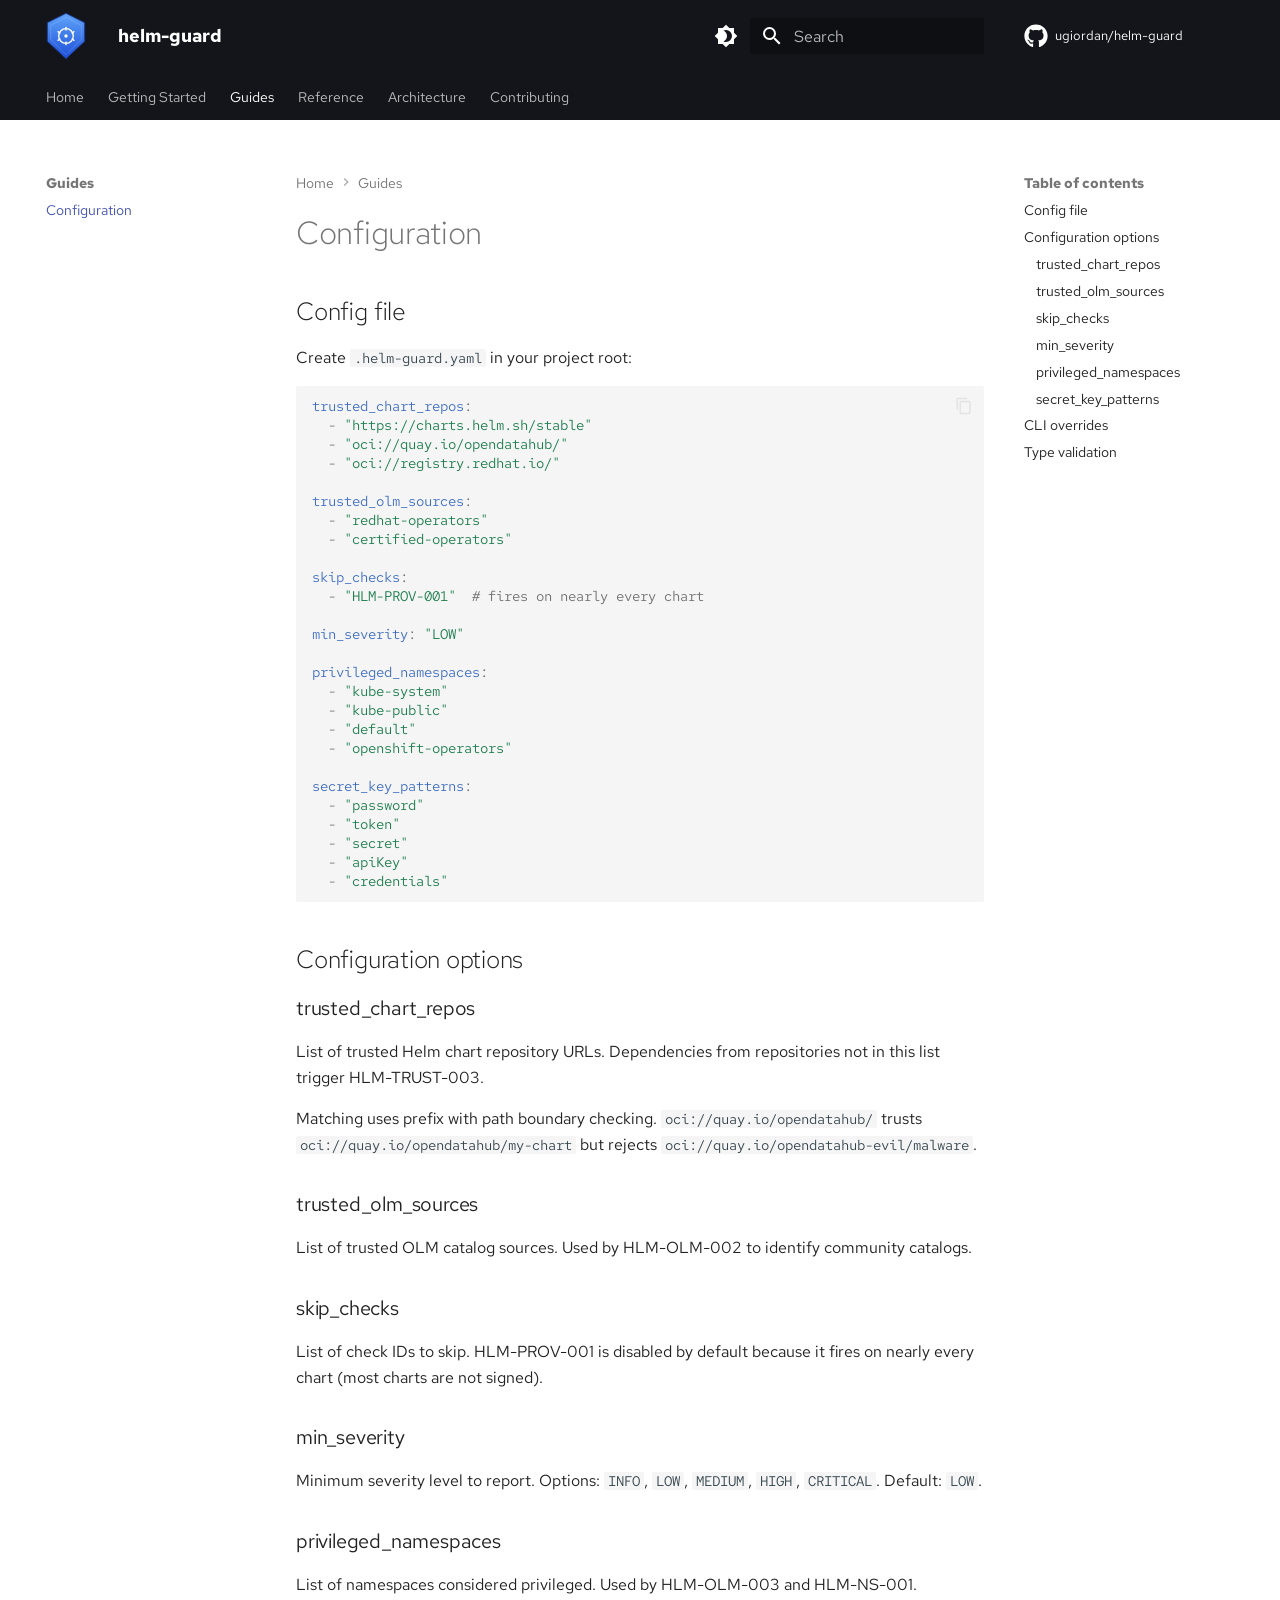
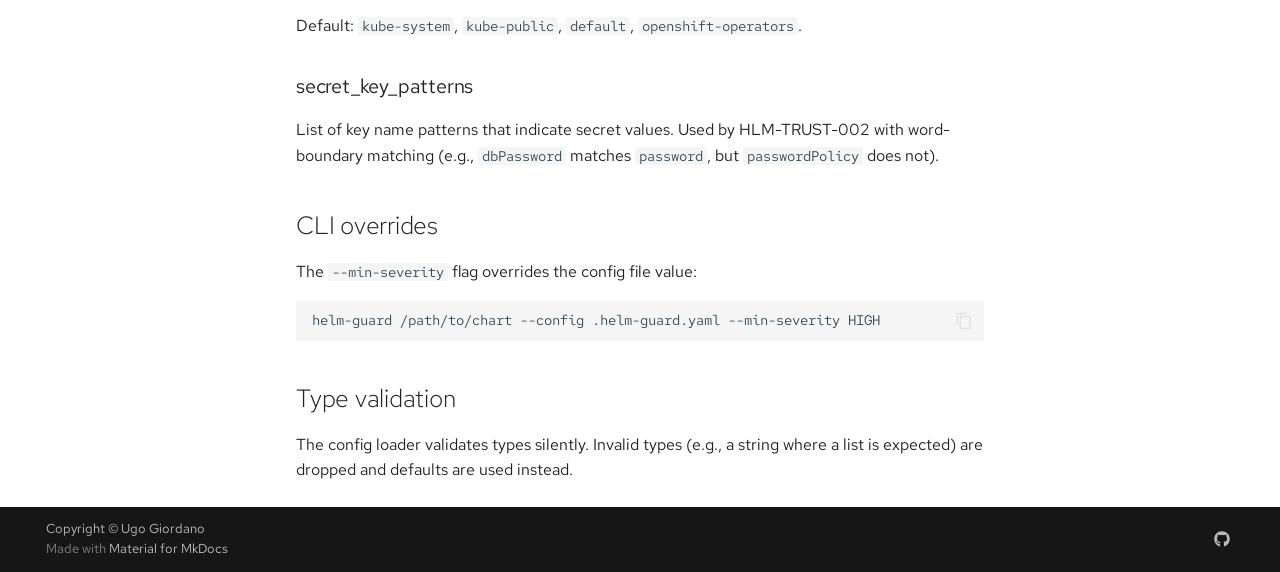
<file: guides/configuration/index.html>
<!DOCTYPE html><html lang="en" class="no-js"><head>
    
      <meta charset="utf-8">
      <meta name="viewport" content="width=device-width,initial-scale=1">
      
      
      
        <link rel="canonical" href="https://ugiordan.github.io/helm-guard/guides/configuration/">
      
      
        <link rel="prev" href="../../getting-started/quickstart/">
      
      
        <link rel="next" href="../../reference/cli/">
      
      
        
      
      
      <link rel="icon" href="../../assets/images/favicon.png">
      <meta name="generator" content="mkdocs-1.6.1, mkdocs-material-9.7.7">
    
    
      
        <title>Configuration - helm-guard</title>
      
    
    
      <link rel="stylesheet" href="../../assets/stylesheets/main.ec1eaa64.min.css">
      
        
        <link rel="stylesheet" href="../../assets/stylesheets/palette.ab4e12ef.min.css">
      
      


    
    
      
    
    
      
        
        
        <link rel="preconnect" href="https://fonts.gstatic.com" crossorigin="">
        <link rel="stylesheet" href="https://fonts.googleapis.com/css?family=Red+Hat+Text:300,300i,400,400i,700,700i%7CRed+Hat+Mono:400,400i,700,700i&amp;display=fallback">
        <style>:root{--md-text-font:"Red Hat Text";--md-code-font:"Red Hat Mono"}</style>
      
    
    
      <link rel="stylesheet" href="../../assets/css/extra.css">
    
    <script>__md_scope=new URL("../..",location),__md_hash=e=>[...e].reduce(((e,_)=>(e<<5)-e+_.charCodeAt(0)),0),__md_get=(e,_=localStorage,t=__md_scope)=>JSON.parse(_.getItem(t.pathname+"."+e)),__md_set=(e,_,t=localStorage,a=__md_scope)=>{try{t.setItem(a.pathname+"."+e,JSON.stringify(_))}catch(e){}}</script>
    
      

    
    
  <link href="../../assets/stylesheets/glightbox.min.css" rel="stylesheet"><script src="../../assets/javascripts/glightbox.min.js"></script><style id="glightbox-style">
            html.glightbox-open { overflow: initial; height: 100%; }
            .gslide-title { margin-top: 0px; user-select: text; }
            .gslide-desc { color: #666; user-select: text; }
            .gslide-image img { background: white; }
            .gscrollbar-fixer { padding-right: 15px; }
            .gdesc-inner { font-size: 0.75rem; }
            body[data-md-color-scheme="slate"] .gdesc-inner { background: var(--md-default-bg-color); }
            body[data-md-color-scheme="slate"] .gslide-title { color: var(--md-default-fg-color); }
            body[data-md-color-scheme="slate"] .gslide-desc { color: var(--md-default-fg-color); }
        </style></head>
  
  
    
    
      
    
    
    
    
    <body dir="ltr" data-md-color-scheme="default" data-md-color-primary="black" data-md-color-accent="indigo">
  
    
    <input class="md-toggle" data-md-toggle="drawer" type="checkbox" id="__drawer" autocomplete="off">
    <input class="md-toggle" data-md-toggle="search" type="checkbox" id="__search" autocomplete="off">
    <label class="md-overlay" for="__drawer"></label>
    <div data-md-component="skip">
      
        
        <a href="#configuration" class="md-skip">
          Skip to content
        </a>
      
    </div>
    <div data-md-component="announce">
      
    </div>
    
    
      

<header class="md-header" data-md-component="header">
  <nav class="md-header__inner md-grid" aria-label="Header">
    <a href="../.." title="helm-guard" class="md-header__button md-logo" aria-label="helm-guard" data-md-component="logo">
      
  <img src="../../images/logo.svg" alt="logo">

    </a>
    <label class="md-header__button md-icon" for="__drawer">
      
      <svg xmlns="http://www.w3.org/2000/svg" viewBox="0 0 24 24"><path d="M3 6h18v2H3zm0 5h18v2H3zm0 5h18v2H3z"></path></svg>
    </label>
    <div class="md-header__title" data-md-component="header-title">
      <div class="md-header__ellipsis">
        <div class="md-header__topic">
          <span class="md-ellipsis">
            helm-guard
          </span>
        </div>
        <div class="md-header__topic" data-md-component="header-topic">
          <span class="md-ellipsis">
            
              Configuration
            
          </span>
        </div>
      </div>
    </div>
    
      
        <form class="md-header__option" data-md-component="palette">
  
    
    
    
    <input class="md-option" data-md-color-media="" data-md-color-scheme="default" data-md-color-primary="black" data-md-color-accent="indigo" aria-label="Switch to dark mode" type="radio" name="__palette" id="__palette_0">
    
      <label class="md-header__button md-icon" title="Switch to dark mode" for="__palette_1" hidden="">
        <svg xmlns="http://www.w3.org/2000/svg" viewBox="0 0 24 24"><path d="M12 18c-.89 0-1.74-.2-2.5-.55C11.56 16.5 13 14.42 13 12s-1.44-4.5-3.5-5.45C10.26 6.2 11.11 6 12 6a6 6 0 0 1 6 6 6 6 0 0 1-6 6m8-9.31V4h-4.69L12 .69 8.69 4H4v4.69L.69 12 4 15.31V20h4.69L12 23.31 15.31 20H20v-4.69L23.31 12z"></path></svg>
      </label>
    
  
    
    
    
    <input class="md-option" data-md-color-media="" data-md-color-scheme="slate" data-md-color-primary="black" data-md-color-accent="indigo" aria-label="Switch to light mode" type="radio" name="__palette" id="__palette_1">
    
      <label class="md-header__button md-icon" title="Switch to light mode" for="__palette_0" hidden="">
        <svg xmlns="http://www.w3.org/2000/svg" viewBox="0 0 24 24"><path d="M12 8a4 4 0 0 0-4 4 4 4 0 0 0 4 4 4 4 0 0 0 4-4 4 4 0 0 0-4-4m0 10a6 6 0 0 1-6-6 6 6 0 0 1 6-6 6 6 0 0 1 6 6 6 6 0 0 1-6 6m8-9.31V4h-4.69L12 .69 8.69 4H4v4.69L.69 12 4 15.31V20h4.69L12 23.31 15.31 20H20v-4.69L23.31 12z"></path></svg>
      </label>
    
  
</form>
      
    
    
      <script>var palette=__md_get("__palette");if(palette&&palette.color){if("(prefers-color-scheme)"===palette.color.media){var media=matchMedia("(prefers-color-scheme: light)"),input=document.querySelector(media.matches?"[data-md-color-media='(prefers-color-scheme: light)']":"[data-md-color-media='(prefers-color-scheme: dark)']");palette.color.media=input.getAttribute("data-md-color-media"),palette.color.scheme=input.getAttribute("data-md-color-scheme"),palette.color.primary=input.getAttribute("data-md-color-primary"),palette.color.accent=input.getAttribute("data-md-color-accent")}for(var[key,value]of Object.entries(palette.color))document.body.setAttribute("data-md-color-"+key,value)}</script>
    
    
    
      
      
        <label class="md-header__button md-icon" for="__search">
          
          <svg xmlns="http://www.w3.org/2000/svg" viewBox="0 0 24 24"><path d="M9.5 3A6.5 6.5 0 0 1 16 9.5c0 1.61-.59 3.09-1.56 4.23l.27.27h.79l5 5-1.5 1.5-5-5v-.79l-.27-.27A6.52 6.52 0 0 1 9.5 16 6.5 6.5 0 0 1 3 9.5 6.5 6.5 0 0 1 9.5 3m0 2C7 5 5 7 5 9.5S7 14 9.5 14 14 12 14 9.5 12 5 9.5 5"></path></svg>
        </label>
        <div class="md-search" data-md-component="search" role="dialog">
  <label class="md-search__overlay" for="__search"></label>
  <div class="md-search__inner" role="search">
    <form class="md-search__form" name="search">
      <input type="text" class="md-search__input" name="query" aria-label="Search" placeholder="Search" autocapitalize="off" autocorrect="off" autocomplete="off" spellcheck="false" data-md-component="search-query" required="">
      <label class="md-search__icon md-icon" for="__search">
        
        <svg xmlns="http://www.w3.org/2000/svg" viewBox="0 0 24 24"><path d="M9.5 3A6.5 6.5 0 0 1 16 9.5c0 1.61-.59 3.09-1.56 4.23l.27.27h.79l5 5-1.5 1.5-5-5v-.79l-.27-.27A6.52 6.52 0 0 1 9.5 16 6.5 6.5 0 0 1 3 9.5 6.5 6.5 0 0 1 9.5 3m0 2C7 5 5 7 5 9.5S7 14 9.5 14 14 12 14 9.5 12 5 9.5 5"></path></svg>
        
        <svg xmlns="http://www.w3.org/2000/svg" viewBox="0 0 24 24"><path d="M20 11v2H8l5.5 5.5-1.42 1.42L4.16 12l7.92-7.92L13.5 5.5 8 11z"></path></svg>
      </label>
      <nav class="md-search__options" aria-label="Search">
        
          <a href="javascript:void(0)" class="md-search__icon md-icon" title="Share" aria-label="Share" data-clipboard="" data-clipboard-text="" data-md-component="search-share" tabindex="-1">
            
            <svg xmlns="http://www.w3.org/2000/svg" viewBox="0 0 24 24"><path d="M18 16.08c-.76 0-1.44.3-1.96.77L8.91 12.7c.05-.23.09-.46.09-.7s-.04-.47-.09-.7l7.05-4.11c.54.5 1.25.81 2.04.81a3 3 0 0 0 3-3 3 3 0 0 0-3-3 3 3 0 0 0-3 3c0 .24.04.47.09.7L8.04 9.81C7.5 9.31 6.79 9 6 9a3 3 0 0 0-3 3 3 3 0 0 0 3 3c.79 0 1.5-.31 2.04-.81l7.12 4.15c-.05.21-.08.43-.08.66 0 1.61 1.31 2.91 2.92 2.91s2.92-1.3 2.92-2.91A2.92 2.92 0 0 0 18 16.08"></path></svg>
          </a>
        
        <button type="reset" class="md-search__icon md-icon" title="Clear" aria-label="Clear" tabindex="-1">
          
          <svg xmlns="http://www.w3.org/2000/svg" viewBox="0 0 24 24"><path d="M19 6.41 17.59 5 12 10.59 6.41 5 5 6.41 10.59 12 5 17.59 6.41 19 12 13.41 17.59 19 19 17.59 13.41 12z"></path></svg>
        </button>
      </nav>
      
        <div class="md-search__suggest" data-md-component="search-suggest"></div>
      
    </form>
    <div class="md-search__output">
      <div class="md-search__scrollwrap" tabindex="0" data-md-scrollfix="">
        <div class="md-search-result" data-md-component="search-result">
          <div class="md-search-result__meta">
            Initializing search
          </div>
          <ol class="md-search-result__list" role="presentation"></ol>
        </div>
      </div>
    </div>
  </div>
</div>
      
    
    
      <div class="md-header__source">
        <a href="https://github.com/ugiordan/helm-guard" title="Go to repository" class="md-source" data-md-component="source">
  <div class="md-source__icon md-icon">
    
    <svg xmlns="http://www.w3.org/2000/svg" viewBox="0 0 512 512"><!--! Font Awesome Free 7.1.0 by @fontawesome - https://fontawesome.com License - https://fontawesome.com/license/free (Icons: CC BY 4.0, Fonts: SIL OFL 1.1, Code: MIT License) Copyright 2025 Fonticons, Inc.--><path d="M173.9 397.4c0 2-2.3 3.6-5.2 3.6-3.3.3-5.6-1.3-5.6-3.6 0-2 2.3-3.6 5.2-3.6 3-.3 5.6 1.3 5.6 3.6m-31.1-4.5c-.7 2 1.3 4.3 4.3 4.9 2.6 1 5.6 0 6.2-2s-1.3-4.3-4.3-5.2c-2.6-.7-5.5.3-6.2 2.3m44.2-1.7c-2.9.7-4.9 2.6-4.6 4.9.3 2 2.9 3.3 5.9 2.6 2.9-.7 4.9-2.6 4.6-4.6-.3-1.9-3-3.2-5.9-2.9M252.8 8C114.1 8 8 113.3 8 252c0 110.9 69.8 205.8 169.5 239.2 12.8 2.3 17.3-5.6 17.3-12.1 0-6.2-.3-40.4-.3-61.4 0 0-70 15-84.7-29.8 0 0-11.4-29.1-27.8-36.6 0 0-22.9-15.7 1.6-15.4 0 0 24.9 2 38.6 25.8 21.9 38.6 58.6 27.5 72.9 20.9 2.3-16 8.8-27.1 16-33.7-55.9-6.2-112.3-14.3-112.3-110.5 0-27.5 7.6-41.3 23.6-58.9-2.6-6.5-11.1-33.3 2.6-67.9 20.9-6.5 69 27 69 27 20-5.6 41.5-8.5 62.8-8.5s42.8 2.9 62.8 8.5c0 0 48.1-33.6 69-27 13.7 34.7 5.2 61.4 2.6 67.9 16 17.7 25.8 31.5 25.8 58.9 0 96.5-58.9 104.2-114.8 110.5 9.2 7.9 17 22.9 17 46.4 0 33.7-.3 75.4-.3 83.6 0 6.5 4.6 14.4 17.3 12.1C436.2 457.8 504 362.9 504 252 504 113.3 391.5 8 252.8 8M105.2 352.9c-1.3 1-1 3.3.7 5.2 1.6 1.6 3.9 2.3 5.2 1 1.3-1 1-3.3-.7-5.2-1.6-1.6-3.9-2.3-5.2-1m-10.8-8.1c-.7 1.3.3 2.9 2.3 3.9 1.6 1 3.6.7 4.3-.7.7-1.3-.3-2.9-2.3-3.9-2-.6-3.6-.3-4.3.7m32.4 35.6c-1.6 1.3-1 4.3 1.3 6.2 2.3 2.3 5.2 2.6 6.5 1 1.3-1.3.7-4.3-1.3-6.2-2.2-2.3-5.2-2.6-6.5-1m-11.4-14.7c-1.6 1-1.6 3.6 0 5.9s4.3 3.3 5.6 2.3c1.6-1.3 1.6-3.9 0-6.2-1.4-2.3-4-3.3-5.6-2"></path></svg>
  </div>
  <div class="md-source__repository">
    ugiordan/helm-guard
  </div>
</a>
      </div>
    
  </nav>
  
</header>
    
    <div class="md-container" data-md-component="container">
      
      
        
          
            
<nav class="md-tabs" aria-label="Tabs" data-md-component="tabs">
  <div class="md-grid">
    <ul class="md-tabs__list">
      
        
  
  
  
  
    <li class="md-tabs__item">
      <a href="../.." class="md-tabs__link">
        
  
  
    
  
  Home

      </a>
    </li>
  

      
        
  
  
  
  
    
    
      <li class="md-tabs__item">
        <a href="../../getting-started/installation/" class="md-tabs__link">
          
  
  
    
  
  Getting Started

        </a>
      </li>
    
  

      
        
  
  
  
    
  
  
    
    
      <li class="md-tabs__item md-tabs__item--active">
        <a href="./" class="md-tabs__link">
          
  
  
    
  
  Guides

        </a>
      </li>
    
  

      
        
  
  
  
  
    
    
      <li class="md-tabs__item">
        <a href="../../reference/cli/" class="md-tabs__link">
          
  
  
    
  
  Reference

        </a>
      </li>
    
  

      
        
  
  
  
  
    
    
      <li class="md-tabs__item">
        <a href="../../architecture/overview/" class="md-tabs__link">
          
  
  
    
  
  Architecture

        </a>
      </li>
    
  

      
        
  
  
  
  
    
    
      <li class="md-tabs__item">
        <a href="../../contributing/setup/" class="md-tabs__link">
          
  
  
    
  
  Contributing

        </a>
      </li>
    
  

      
    </ul>
  </div>
</nav>
          
        
      
      <main class="md-main" data-md-component="main">
        <div class="md-main__inner md-grid">
          
            
              
              <div class="md-sidebar md-sidebar--primary" data-md-component="sidebar" data-md-type="navigation">
                <div class="md-sidebar__scrollwrap">
                  <div class="md-sidebar__inner">
                    


  


<nav class="md-nav md-nav--primary md-nav--lifted" aria-label="Navigation" data-md-level="0">
  <label class="md-nav__title" for="__drawer">
    <a href="../.." title="helm-guard" class="md-nav__button md-logo" aria-label="helm-guard" data-md-component="logo">
      
  <img src="../../images/logo.svg" alt="logo">

    </a>
    helm-guard
  </label>
  
    <div class="md-nav__source">
      <a href="https://github.com/ugiordan/helm-guard" title="Go to repository" class="md-source" data-md-component="source">
  <div class="md-source__icon md-icon">
    
    <svg xmlns="http://www.w3.org/2000/svg" viewBox="0 0 512 512"><!--! Font Awesome Free 7.1.0 by @fontawesome - https://fontawesome.com License - https://fontawesome.com/license/free (Icons: CC BY 4.0, Fonts: SIL OFL 1.1, Code: MIT License) Copyright 2025 Fonticons, Inc.--><path d="M173.9 397.4c0 2-2.3 3.6-5.2 3.6-3.3.3-5.6-1.3-5.6-3.6 0-2 2.3-3.6 5.2-3.6 3-.3 5.6 1.3 5.6 3.6m-31.1-4.5c-.7 2 1.3 4.3 4.3 4.9 2.6 1 5.6 0 6.2-2s-1.3-4.3-4.3-5.2c-2.6-.7-5.5.3-6.2 2.3m44.2-1.7c-2.9.7-4.9 2.6-4.6 4.9.3 2 2.9 3.3 5.9 2.6 2.9-.7 4.9-2.6 4.6-4.6-.3-1.9-3-3.2-5.9-2.9M252.8 8C114.1 8 8 113.3 8 252c0 110.9 69.8 205.8 169.5 239.2 12.8 2.3 17.3-5.6 17.3-12.1 0-6.2-.3-40.4-.3-61.4 0 0-70 15-84.7-29.8 0 0-11.4-29.1-27.8-36.6 0 0-22.9-15.7 1.6-15.4 0 0 24.9 2 38.6 25.8 21.9 38.6 58.6 27.5 72.9 20.9 2.3-16 8.8-27.1 16-33.7-55.9-6.2-112.3-14.3-112.3-110.5 0-27.5 7.6-41.3 23.6-58.9-2.6-6.5-11.1-33.3 2.6-67.9 20.9-6.5 69 27 69 27 20-5.6 41.5-8.5 62.8-8.5s42.8 2.9 62.8 8.5c0 0 48.1-33.6 69-27 13.7 34.7 5.2 61.4 2.6 67.9 16 17.7 25.8 31.5 25.8 58.9 0 96.5-58.9 104.2-114.8 110.5 9.2 7.9 17 22.9 17 46.4 0 33.7-.3 75.4-.3 83.6 0 6.5 4.6 14.4 17.3 12.1C436.2 457.8 504 362.9 504 252 504 113.3 391.5 8 252.8 8M105.2 352.9c-1.3 1-1 3.3.7 5.2 1.6 1.6 3.9 2.3 5.2 1 1.3-1 1-3.3-.7-5.2-1.6-1.6-3.9-2.3-5.2-1m-10.8-8.1c-.7 1.3.3 2.9 2.3 3.9 1.6 1 3.6.7 4.3-.7.7-1.3-.3-2.9-2.3-3.9-2-.6-3.6-.3-4.3.7m32.4 35.6c-1.6 1.3-1 4.3 1.3 6.2 2.3 2.3 5.2 2.6 6.5 1 1.3-1.3.7-4.3-1.3-6.2-2.2-2.3-5.2-2.6-6.5-1m-11.4-14.7c-1.6 1-1.6 3.6 0 5.9s4.3 3.3 5.6 2.3c1.6-1.3 1.6-3.9 0-6.2-1.4-2.3-4-3.3-5.6-2"></path></svg>
  </div>
  <div class="md-source__repository">
    ugiordan/helm-guard
  </div>
</a>
    </div>
  
  <ul class="md-nav__list" data-md-scrollfix="">
    
      
      
  
  
  
  
    <li class="md-nav__item">
      <a href="../.." class="md-nav__link">
        
  
  
  <span class="md-ellipsis">
    
  
    Home
  

    
  </span>
  
  

      </a>
    </li>
  

    
      
      
  
  
  
  
    
    
      
        
      
        
      
    
    
    
      
      
        
      
    
    
    <li class="md-nav__item md-nav__item--nested">
      
        
        
        <input class="md-nav__toggle md-toggle " type="checkbox" id="__nav_2">
        
          
          <label class="md-nav__link" for="__nav_2" id="__nav_2_label" tabindex="0">
            
  
  
  <span class="md-ellipsis">
    
  
    Getting Started
  

    
  </span>
  
  

            <span class="md-nav__icon md-icon"></span>
          </label>
        
        <nav class="md-nav" data-md-level="1" aria-labelledby="__nav_2_label" aria-expanded="false">
          <label class="md-nav__title" for="__nav_2">
            <span class="md-nav__icon md-icon"></span>
            
  
    Getting Started
  

          </label>
          <ul class="md-nav__list" data-md-scrollfix="">
            
              
                
  
  
  
  
    <li class="md-nav__item">
      <a href="../../getting-started/installation/" class="md-nav__link">
        
  
  
  <span class="md-ellipsis">
    
  
    Installation
  

    
  </span>
  
  

      </a>
    </li>
  

              
            
              
                
  
  
  
  
    <li class="md-nav__item">
      <a href="../../getting-started/quickstart/" class="md-nav__link">
        
  
  
  <span class="md-ellipsis">
    
  
    Quick Start
  

    
  </span>
  
  

      </a>
    </li>
  

              
            
          </ul>
        </nav>
      
    </li>
  

    
      
      
  
  
    
  
  
  
    
    
      
        
      
    
    
    
      
        
        
      
      
        
      
    
    
    <li class="md-nav__item md-nav__item--active md-nav__item--section md-nav__item--nested">
      
        
        
        <input class="md-nav__toggle md-toggle " type="checkbox" id="__nav_3" checked="">
        
          
          <label class="md-nav__link" for="__nav_3" id="__nav_3_label" tabindex="">
            
  
  
  <span class="md-ellipsis">
    
  
    Guides
  

    
  </span>
  
  

            <span class="md-nav__icon md-icon"></span>
          </label>
        
        <nav class="md-nav" data-md-level="1" aria-labelledby="__nav_3_label" aria-expanded="true">
          <label class="md-nav__title" for="__nav_3">
            <span class="md-nav__icon md-icon"></span>
            
  
    Guides
  

          </label>
          <ul class="md-nav__list" data-md-scrollfix="">
            
              
                
  
  
    
  
  
  
    <li class="md-nav__item md-nav__item--active">
      
      <input class="md-nav__toggle md-toggle" type="checkbox" id="__toc">
      
      
        
      
      
        <label class="md-nav__link md-nav__link--active" for="__toc">
          
  
  
  <span class="md-ellipsis">
    
  
    Configuration
  

    
  </span>
  
  

          <span class="md-nav__icon md-icon"></span>
        </label>
      
      <a href="./" class="md-nav__link md-nav__link--active">
        
  
  
  <span class="md-ellipsis">
    
  
    Configuration
  

    
  </span>
  
  

      </a>
      
        

<nav class="md-nav md-nav--secondary" aria-label="Table of contents">
  
  
  
    
  
  
    <label class="md-nav__title" for="__toc">
      <span class="md-nav__icon md-icon"></span>
      Table of contents
    </label>
    <ul class="md-nav__list" data-md-component="toc" data-md-scrollfix="">
      
        <li class="md-nav__item">
  <a href="#config-file" class="md-nav__link">
    <span class="md-ellipsis">
      
        Config file
      
    </span>
  </a>
  
</li>
      
        <li class="md-nav__item">
  <a href="#configuration-options" class="md-nav__link">
    <span class="md-ellipsis">
      
        Configuration options
      
    </span>
  </a>
  
    <nav class="md-nav" aria-label="Configuration options">
      <ul class="md-nav__list">
        
          <li class="md-nav__item">
  <a href="#trusted_chart_repos" class="md-nav__link">
    <span class="md-ellipsis">
      
        trusted_chart_repos
      
    </span>
  </a>
  
</li>
        
          <li class="md-nav__item">
  <a href="#trusted_olm_sources" class="md-nav__link">
    <span class="md-ellipsis">
      
        trusted_olm_sources
      
    </span>
  </a>
  
</li>
        
          <li class="md-nav__item">
  <a href="#skip_checks" class="md-nav__link">
    <span class="md-ellipsis">
      
        skip_checks
      
    </span>
  </a>
  
</li>
        
          <li class="md-nav__item">
  <a href="#min_severity" class="md-nav__link">
    <span class="md-ellipsis">
      
        min_severity
      
    </span>
  </a>
  
</li>
        
          <li class="md-nav__item">
  <a href="#privileged_namespaces" class="md-nav__link">
    <span class="md-ellipsis">
      
        privileged_namespaces
      
    </span>
  </a>
  
</li>
        
          <li class="md-nav__item">
  <a href="#secret_key_patterns" class="md-nav__link">
    <span class="md-ellipsis">
      
        secret_key_patterns
      
    </span>
  </a>
  
</li>
        
      </ul>
    </nav>
  
</li>
      
        <li class="md-nav__item">
  <a href="#cli-overrides" class="md-nav__link">
    <span class="md-ellipsis">
      
        CLI overrides
      
    </span>
  </a>
  
</li>
      
        <li class="md-nav__item">
  <a href="#type-validation" class="md-nav__link">
    <span class="md-ellipsis">
      
        Type validation
      
    </span>
  </a>
  
</li>
      
    </ul>
  
</nav>
      
    </li>
  

              
            
          </ul>
        </nav>
      
    </li>
  

    
      
      
  
  
  
  
    
    
      
        
      
        
      
    
    
    
      
      
        
      
    
    
    <li class="md-nav__item md-nav__item--nested">
      
        
        
        <input class="md-nav__toggle md-toggle " type="checkbox" id="__nav_4">
        
          
          <label class="md-nav__link" for="__nav_4" id="__nav_4_label" tabindex="0">
            
  
  
  <span class="md-ellipsis">
    
  
    Reference
  

    
  </span>
  
  

            <span class="md-nav__icon md-icon"></span>
          </label>
        
        <nav class="md-nav" data-md-level="1" aria-labelledby="__nav_4_label" aria-expanded="false">
          <label class="md-nav__title" for="__nav_4">
            <span class="md-nav__icon md-icon"></span>
            
  
    Reference
  

          </label>
          <ul class="md-nav__list" data-md-scrollfix="">
            
              
                
  
  
  
  
    <li class="md-nav__item">
      <a href="../../reference/cli/" class="md-nav__link">
        
  
  
  <span class="md-ellipsis">
    
  
    CLI Commands
  

    
  </span>
  
  

      </a>
    </li>
  

              
            
              
                
  
  
  
  
    <li class="md-nav__item">
      <a href="../../reference/rules/" class="md-nav__link">
        
  
  
  <span class="md-ellipsis">
    
  
    Detection Rules
  

    
  </span>
  
  

      </a>
    </li>
  

              
            
          </ul>
        </nav>
      
    </li>
  

    
      
      
  
  
  
  
    
    
      
        
      
    
    
    
      
      
        
      
    
    
    <li class="md-nav__item md-nav__item--nested">
      
        
        
        <input class="md-nav__toggle md-toggle " type="checkbox" id="__nav_5">
        
          
          <label class="md-nav__link" for="__nav_5" id="__nav_5_label" tabindex="0">
            
  
  
  <span class="md-ellipsis">
    
  
    Architecture
  

    
  </span>
  
  

            <span class="md-nav__icon md-icon"></span>
          </label>
        
        <nav class="md-nav" data-md-level="1" aria-labelledby="__nav_5_label" aria-expanded="false">
          <label class="md-nav__title" for="__nav_5">
            <span class="md-nav__icon md-icon"></span>
            
  
    Architecture
  

          </label>
          <ul class="md-nav__list" data-md-scrollfix="">
            
              
                
  
  
  
  
    <li class="md-nav__item">
      <a href="../../architecture/overview/" class="md-nav__link">
        
  
  
  <span class="md-ellipsis">
    
  
    Design Overview
  

    
  </span>
  
  

      </a>
    </li>
  

              
            
          </ul>
        </nav>
      
    </li>
  

    
      
      
  
  
  
  
    
    
      
        
      
    
    
    
      
      
        
      
    
    
    <li class="md-nav__item md-nav__item--nested">
      
        
        
        <input class="md-nav__toggle md-toggle " type="checkbox" id="__nav_6">
        
          
          <label class="md-nav__link" for="__nav_6" id="__nav_6_label" tabindex="0">
            
  
  
  <span class="md-ellipsis">
    
  
    Contributing
  

    
  </span>
  
  

            <span class="md-nav__icon md-icon"></span>
          </label>
        
        <nav class="md-nav" data-md-level="1" aria-labelledby="__nav_6_label" aria-expanded="false">
          <label class="md-nav__title" for="__nav_6">
            <span class="md-nav__icon md-icon"></span>
            
  
    Contributing
  

          </label>
          <ul class="md-nav__list" data-md-scrollfix="">
            
              
                
  
  
  
  
    <li class="md-nav__item">
      <a href="../../contributing/setup/" class="md-nav__link">
        
  
  
  <span class="md-ellipsis">
    
  
    Development Setup
  

    
  </span>
  
  

      </a>
    </li>
  

              
            
          </ul>
        </nav>
      
    </li>
  

    
  </ul>
</nav>
                  </div>
                </div>
              </div>
            
            
              
              <div class="md-sidebar md-sidebar--secondary" data-md-component="sidebar" data-md-type="toc">
                <div class="md-sidebar__scrollwrap">
                  <div class="md-sidebar__inner">
                    

<nav class="md-nav md-nav--secondary" aria-label="Table of contents">
  
  
  
    
  
  
    <label class="md-nav__title" for="__toc">
      <span class="md-nav__icon md-icon"></span>
      Table of contents
    </label>
    <ul class="md-nav__list" data-md-component="toc" data-md-scrollfix="">
      
        <li class="md-nav__item">
  <a href="#config-file" class="md-nav__link">
    <span class="md-ellipsis">
      
        Config file
      
    </span>
  </a>
  
</li>
      
        <li class="md-nav__item">
  <a href="#configuration-options" class="md-nav__link">
    <span class="md-ellipsis">
      
        Configuration options
      
    </span>
  </a>
  
    <nav class="md-nav" aria-label="Configuration options">
      <ul class="md-nav__list">
        
          <li class="md-nav__item">
  <a href="#trusted_chart_repos" class="md-nav__link">
    <span class="md-ellipsis">
      
        trusted_chart_repos
      
    </span>
  </a>
  
</li>
        
          <li class="md-nav__item">
  <a href="#trusted_olm_sources" class="md-nav__link">
    <span class="md-ellipsis">
      
        trusted_olm_sources
      
    </span>
  </a>
  
</li>
        
          <li class="md-nav__item">
  <a href="#skip_checks" class="md-nav__link">
    <span class="md-ellipsis">
      
        skip_checks
      
    </span>
  </a>
  
</li>
        
          <li class="md-nav__item">
  <a href="#min_severity" class="md-nav__link">
    <span class="md-ellipsis">
      
        min_severity
      
    </span>
  </a>
  
</li>
        
          <li class="md-nav__item">
  <a href="#privileged_namespaces" class="md-nav__link">
    <span class="md-ellipsis">
      
        privileged_namespaces
      
    </span>
  </a>
  
</li>
        
          <li class="md-nav__item">
  <a href="#secret_key_patterns" class="md-nav__link">
    <span class="md-ellipsis">
      
        secret_key_patterns
      
    </span>
  </a>
  
</li>
        
      </ul>
    </nav>
  
</li>
      
        <li class="md-nav__item">
  <a href="#cli-overrides" class="md-nav__link">
    <span class="md-ellipsis">
      
        CLI overrides
      
    </span>
  </a>
  
</li>
      
        <li class="md-nav__item">
  <a href="#type-validation" class="md-nav__link">
    <span class="md-ellipsis">
      
        Type validation
      
    </span>
  </a>
  
</li>
      
    </ul>
  
</nav>
                  </div>
                </div>
              </div>
            
          
          
            <div class="md-content" data-md-component="content">
              
                



  


  <nav class="md-path" aria-label="Navigation">
    <ol class="md-path__list">
      
        
  
  
    <li class="md-path__item">
      <a href="../.." class="md-path__link">
        
  <span class="md-ellipsis">
    Home
  </span>

      </a>
    </li>
  

      
      
        
  
  
    
    
      <li class="md-path__item">
        <a href="./" class="md-path__link">
          
  <span class="md-ellipsis">
    Guides
  </span>

        </a>
      </li>
    
  

      
    </ol>
  </nav>

              
              <article class="md-content__inner md-typeset">
                
                  


  
  


<h1 id="configuration">Configuration<a class="headerlink" href="#configuration" title="Permanent link">¶</a></h1>
<h2 id="config-file">Config file<a class="headerlink" href="#config-file" title="Permanent link">¶</a></h2>
<p>Create <code>.helm-guard.yaml</code> in your project root:</p>
<div class="highlight"><pre><span></span><code><a id="__codelineno-0-1" name="__codelineno-0-1" href="#__codelineno-0-1"></a><span class="nt">trusted_chart_repos</span><span class="p">:</span>
<a id="__codelineno-0-2" name="__codelineno-0-2" href="#__codelineno-0-2"></a><span class="w">  </span><span class="p p-Indicator">-</span><span class="w"> </span><span class="s">"https://charts.helm.sh/stable"</span>
<a id="__codelineno-0-3" name="__codelineno-0-3" href="#__codelineno-0-3"></a><span class="w">  </span><span class="p p-Indicator">-</span><span class="w"> </span><span class="s">"oci://quay.io/opendatahub/"</span>
<a id="__codelineno-0-4" name="__codelineno-0-4" href="#__codelineno-0-4"></a><span class="w">  </span><span class="p p-Indicator">-</span><span class="w"> </span><span class="s">"oci://registry.redhat.io/"</span>
<a id="__codelineno-0-5" name="__codelineno-0-5" href="#__codelineno-0-5"></a>
<a id="__codelineno-0-6" name="__codelineno-0-6" href="#__codelineno-0-6"></a><span class="nt">trusted_olm_sources</span><span class="p">:</span>
<a id="__codelineno-0-7" name="__codelineno-0-7" href="#__codelineno-0-7"></a><span class="w">  </span><span class="p p-Indicator">-</span><span class="w"> </span><span class="s">"redhat-operators"</span>
<a id="__codelineno-0-8" name="__codelineno-0-8" href="#__codelineno-0-8"></a><span class="w">  </span><span class="p p-Indicator">-</span><span class="w"> </span><span class="s">"certified-operators"</span>
<a id="__codelineno-0-9" name="__codelineno-0-9" href="#__codelineno-0-9"></a>
<a id="__codelineno-0-10" name="__codelineno-0-10" href="#__codelineno-0-10"></a><span class="nt">skip_checks</span><span class="p">:</span>
<a id="__codelineno-0-11" name="__codelineno-0-11" href="#__codelineno-0-11"></a><span class="w">  </span><span class="p p-Indicator">-</span><span class="w"> </span><span class="s">"HLM-PROV-001"</span><span class="w">  </span><span class="c1"># fires on nearly every chart</span>
<a id="__codelineno-0-12" name="__codelineno-0-12" href="#__codelineno-0-12"></a>
<a id="__codelineno-0-13" name="__codelineno-0-13" href="#__codelineno-0-13"></a><span class="nt">min_severity</span><span class="p">:</span><span class="w"> </span><span class="s">"LOW"</span>
<a id="__codelineno-0-14" name="__codelineno-0-14" href="#__codelineno-0-14"></a>
<a id="__codelineno-0-15" name="__codelineno-0-15" href="#__codelineno-0-15"></a><span class="nt">privileged_namespaces</span><span class="p">:</span>
<a id="__codelineno-0-16" name="__codelineno-0-16" href="#__codelineno-0-16"></a><span class="w">  </span><span class="p p-Indicator">-</span><span class="w"> </span><span class="s">"kube-system"</span>
<a id="__codelineno-0-17" name="__codelineno-0-17" href="#__codelineno-0-17"></a><span class="w">  </span><span class="p p-Indicator">-</span><span class="w"> </span><span class="s">"kube-public"</span>
<a id="__codelineno-0-18" name="__codelineno-0-18" href="#__codelineno-0-18"></a><span class="w">  </span><span class="p p-Indicator">-</span><span class="w"> </span><span class="s">"default"</span>
<a id="__codelineno-0-19" name="__codelineno-0-19" href="#__codelineno-0-19"></a><span class="w">  </span><span class="p p-Indicator">-</span><span class="w"> </span><span class="s">"openshift-operators"</span>
<a id="__codelineno-0-20" name="__codelineno-0-20" href="#__codelineno-0-20"></a>
<a id="__codelineno-0-21" name="__codelineno-0-21" href="#__codelineno-0-21"></a><span class="nt">secret_key_patterns</span><span class="p">:</span>
<a id="__codelineno-0-22" name="__codelineno-0-22" href="#__codelineno-0-22"></a><span class="w">  </span><span class="p p-Indicator">-</span><span class="w"> </span><span class="s">"password"</span>
<a id="__codelineno-0-23" name="__codelineno-0-23" href="#__codelineno-0-23"></a><span class="w">  </span><span class="p p-Indicator">-</span><span class="w"> </span><span class="s">"token"</span>
<a id="__codelineno-0-24" name="__codelineno-0-24" href="#__codelineno-0-24"></a><span class="w">  </span><span class="p p-Indicator">-</span><span class="w"> </span><span class="s">"secret"</span>
<a id="__codelineno-0-25" name="__codelineno-0-25" href="#__codelineno-0-25"></a><span class="w">  </span><span class="p p-Indicator">-</span><span class="w"> </span><span class="s">"apiKey"</span>
<a id="__codelineno-0-26" name="__codelineno-0-26" href="#__codelineno-0-26"></a><span class="w">  </span><span class="p p-Indicator">-</span><span class="w"> </span><span class="s">"credentials"</span>
</code></pre></div>
<h2 id="configuration-options">Configuration options<a class="headerlink" href="#configuration-options" title="Permanent link">¶</a></h2>
<h3 id="trusted_chart_repos">trusted_chart_repos<a class="headerlink" href="#trusted_chart_repos" title="Permanent link">¶</a></h3>
<p>List of trusted Helm chart repository URLs. Dependencies from repositories not in this list trigger HLM-TRUST-003.</p>
<p>Matching uses prefix with path boundary checking. <code>oci://quay.io/opendatahub/</code> trusts <code>oci://quay.io/opendatahub/my-chart</code> but rejects <code>oci://quay.io/opendatahub-evil/malware</code>.</p>
<h3 id="trusted_olm_sources">trusted_olm_sources<a class="headerlink" href="#trusted_olm_sources" title="Permanent link">¶</a></h3>
<p>List of trusted OLM catalog sources. Used by HLM-OLM-002 to identify community catalogs.</p>
<h3 id="skip_checks">skip_checks<a class="headerlink" href="#skip_checks" title="Permanent link">¶</a></h3>
<p>List of check IDs to skip. HLM-PROV-001 is disabled by default because it fires on nearly every chart (most charts are not signed).</p>
<h3 id="min_severity">min_severity<a class="headerlink" href="#min_severity" title="Permanent link">¶</a></h3>
<p>Minimum severity level to report. Options: <code>INFO</code>, <code>LOW</code>, <code>MEDIUM</code>, <code>HIGH</code>, <code>CRITICAL</code>. Default: <code>LOW</code>.</p>
<h3 id="privileged_namespaces">privileged_namespaces<a class="headerlink" href="#privileged_namespaces" title="Permanent link">¶</a></h3>
<p>List of namespaces considered privileged. Used by HLM-OLM-003 and HLM-NS-001.</p>
<p>Default: <code>kube-system</code>, <code>kube-public</code>, <code>default</code>, <code>openshift-operators</code>.</p>
<h3 id="secret_key_patterns">secret_key_patterns<a class="headerlink" href="#secret_key_patterns" title="Permanent link">¶</a></h3>
<p>List of key name patterns that indicate secret values. Used by HLM-TRUST-002 with word-boundary matching (e.g., <code>dbPassword</code> matches <code>password</code>, but <code>passwordPolicy</code> does not).</p>
<h2 id="cli-overrides">CLI overrides<a class="headerlink" href="#cli-overrides" title="Permanent link">¶</a></h2>
<p>The <code>--min-severity</code> flag overrides the config file value:</p>
<div class="highlight"><pre><span></span><code><a id="__codelineno-1-1" name="__codelineno-1-1" href="#__codelineno-1-1"></a>helm-guard<span class="w"> </span>/path/to/chart<span class="w"> </span>--config<span class="w"> </span>.helm-guard.yaml<span class="w"> </span>--min-severity<span class="w"> </span>HIGH
</code></pre></div>
<h2 id="type-validation">Type validation<a class="headerlink" href="#type-validation" title="Permanent link">¶</a></h2>
<p>The config loader validates types silently. Invalid types (e.g., a string where a list is expected) are dropped and defaults are used instead.</p>












                
              </article>
            </div>
          
          
  <script>var tabs=__md_get("__tabs");if(Array.isArray(tabs))e:for(var set of document.querySelectorAll(".tabbed-set")){var labels=set.querySelector(".tabbed-labels");for(var tab of tabs)for(var label of labels.getElementsByTagName("label"))if(label.innerText.trim()===tab){var input=document.getElementById(label.htmlFor);input.checked=!0;continue e}}</script>

<script>var target=document.getElementById(location.hash.slice(1));target&&target.name&&(target.checked=target.name.startsWith("__tabbed_"))</script>
        </div>
        
          <button type="button" class="md-top md-icon" data-md-component="top" hidden="">
  
  <svg xmlns="http://www.w3.org/2000/svg" viewBox="0 0 24 24"><path d="M13 20h-2V8l-5.5 5.5-1.42-1.42L12 4.16l7.92 7.92-1.42 1.42L13 8z"></path></svg>
  Back to top
</button>
        
      </main>
      
        <footer class="md-footer">
  
  <div class="md-footer-meta md-typeset">
    <div class="md-footer-meta__inner md-grid">
      <div class="md-copyright">
  
    <div class="md-copyright__highlight">
      Copyright © Ugo Giordano
    </div>
  
  
    Made with
    <a href="https://squidfunk.github.io/mkdocs-material/" target="_blank" rel="noopener">
      Material for MkDocs
    </a>
  
</div>
      
        
<div class="md-social">
  
    
    
    
    
      
      
    
    <a href="https://github.com/ugiordan/helm-guard" target="_blank" rel="noopener" title="github.com" class="md-social__link">
      <svg xmlns="http://www.w3.org/2000/svg" viewBox="0 0 512 512"><!--! Font Awesome Free 7.1.0 by @fontawesome - https://fontawesome.com License - https://fontawesome.com/license/free (Icons: CC BY 4.0, Fonts: SIL OFL 1.1, Code: MIT License) Copyright 2025 Fonticons, Inc.--><path d="M173.9 397.4c0 2-2.3 3.6-5.2 3.6-3.3.3-5.6-1.3-5.6-3.6 0-2 2.3-3.6 5.2-3.6 3-.3 5.6 1.3 5.6 3.6m-31.1-4.5c-.7 2 1.3 4.3 4.3 4.9 2.6 1 5.6 0 6.2-2s-1.3-4.3-4.3-5.2c-2.6-.7-5.5.3-6.2 2.3m44.2-1.7c-2.9.7-4.9 2.6-4.6 4.9.3 2 2.9 3.3 5.9 2.6 2.9-.7 4.9-2.6 4.6-4.6-.3-1.9-3-3.2-5.9-2.9M252.8 8C114.1 8 8 113.3 8 252c0 110.9 69.8 205.8 169.5 239.2 12.8 2.3 17.3-5.6 17.3-12.1 0-6.2-.3-40.4-.3-61.4 0 0-70 15-84.7-29.8 0 0-11.4-29.1-27.8-36.6 0 0-22.9-15.7 1.6-15.4 0 0 24.9 2 38.6 25.8 21.9 38.6 58.6 27.5 72.9 20.9 2.3-16 8.8-27.1 16-33.7-55.9-6.2-112.3-14.3-112.3-110.5 0-27.5 7.6-41.3 23.6-58.9-2.6-6.5-11.1-33.3 2.6-67.9 20.9-6.5 69 27 69 27 20-5.6 41.5-8.5 62.8-8.5s42.8 2.9 62.8 8.5c0 0 48.1-33.6 69-27 13.7 34.7 5.2 61.4 2.6 67.9 16 17.7 25.8 31.5 25.8 58.9 0 96.5-58.9 104.2-114.8 110.5 9.2 7.9 17 22.9 17 46.4 0 33.7-.3 75.4-.3 83.6 0 6.5 4.6 14.4 17.3 12.1C436.2 457.8 504 362.9 504 252 504 113.3 391.5 8 252.8 8M105.2 352.9c-1.3 1-1 3.3.7 5.2 1.6 1.6 3.9 2.3 5.2 1 1.3-1 1-3.3-.7-5.2-1.6-1.6-3.9-2.3-5.2-1m-10.8-8.1c-.7 1.3.3 2.9 2.3 3.9 1.6 1 3.6.7 4.3-.7.7-1.3-.3-2.9-2.3-3.9-2-.6-3.6-.3-4.3.7m32.4 35.6c-1.6 1.3-1 4.3 1.3 6.2 2.3 2.3 5.2 2.6 6.5 1 1.3-1.3.7-4.3-1.3-6.2-2.2-2.3-5.2-2.6-6.5-1m-11.4-14.7c-1.6 1-1.6 3.6 0 5.9s4.3 3.3 5.6 2.3c1.6-1.3 1.6-3.9 0-6.2-1.4-2.3-4-3.3-5.6-2"></path></svg>
    </a>
  
</div>
      
    </div>
  </div>
</footer>
      
    </div>
    <div class="md-dialog" data-md-component="dialog">
      <div class="md-dialog__inner md-typeset"></div>
    </div>
    
    
    
      
      
      <script id="__config" type="application/json">{"annotate": null, "base": "../..", "features": ["navigation.tabs", "navigation.top", "navigation.indexes", "navigation.instant", "navigation.path", "navigation.sections", "search.suggest", "search.highlight", "search.share", "content.code.copy", "content.code.annotate", "content.tabs.link", "toc.follow"], "search": "../../assets/javascripts/workers/search.2c215733.min.js", "tags": null, "translations": {"clipboard.copied": "Copied to clipboard", "clipboard.copy": "Copy to clipboard", "search.result.more.one": "1 more on this page", "search.result.more.other": "# more on this page", "search.result.none": "No matching documents", "search.result.one": "1 matching document", "search.result.other": "# matching documents", "search.result.placeholder": "Type to start searching", "search.result.term.missing": "Missing", "select.version": "Select version"}, "version": null}</script>
    
    
      <script src="../../assets/javascripts/bundle.d7400e89.min.js"></script>
      
        <script src="../../assets/js/diagram-zoom.js"></script>
      
    
  
<script id="init-glightbox">const lightbox = GLightbox({"touchNavigation": true, "loop": false, "zoomable": true, "draggable": true, "openEffect": "zoom", "closeEffect": "zoom", "slideEffect": "slide"});
document$.subscribe(()=>{ lightbox.reload(); });
</script></body></html>
</file>
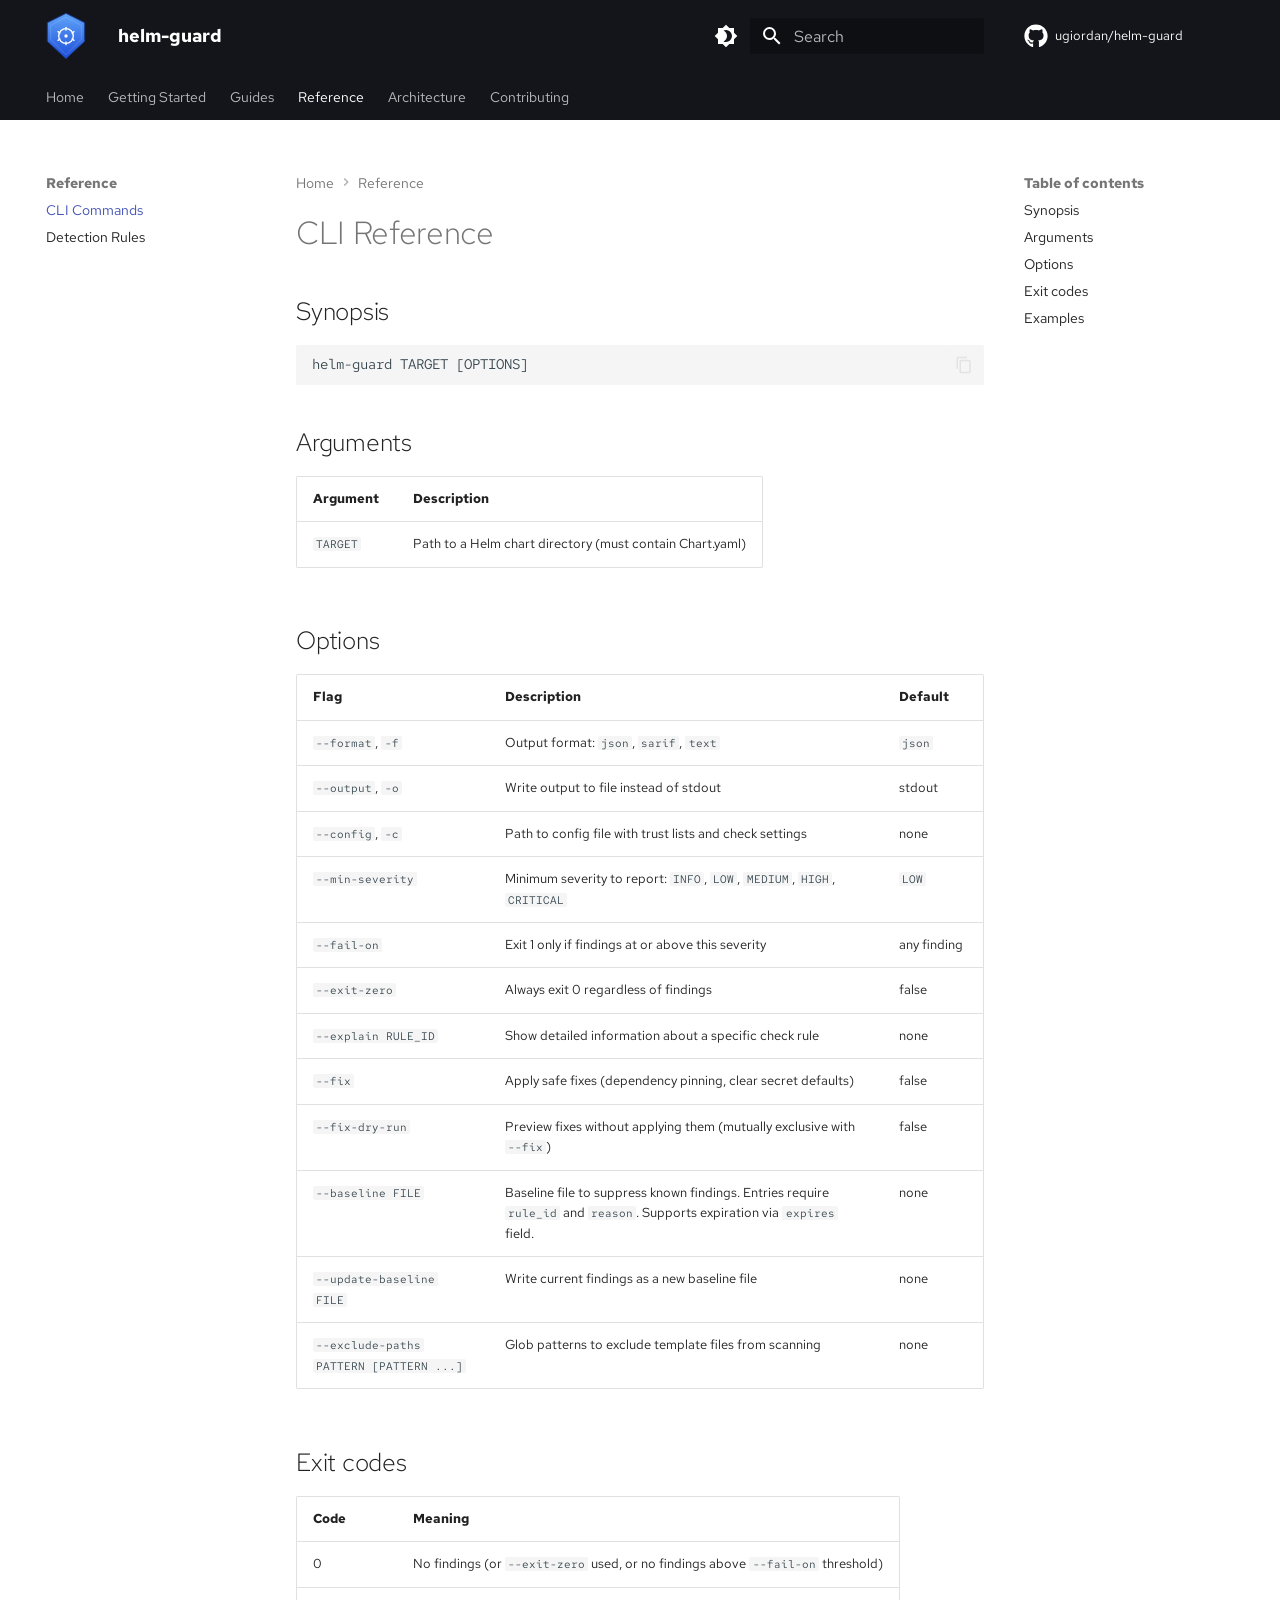
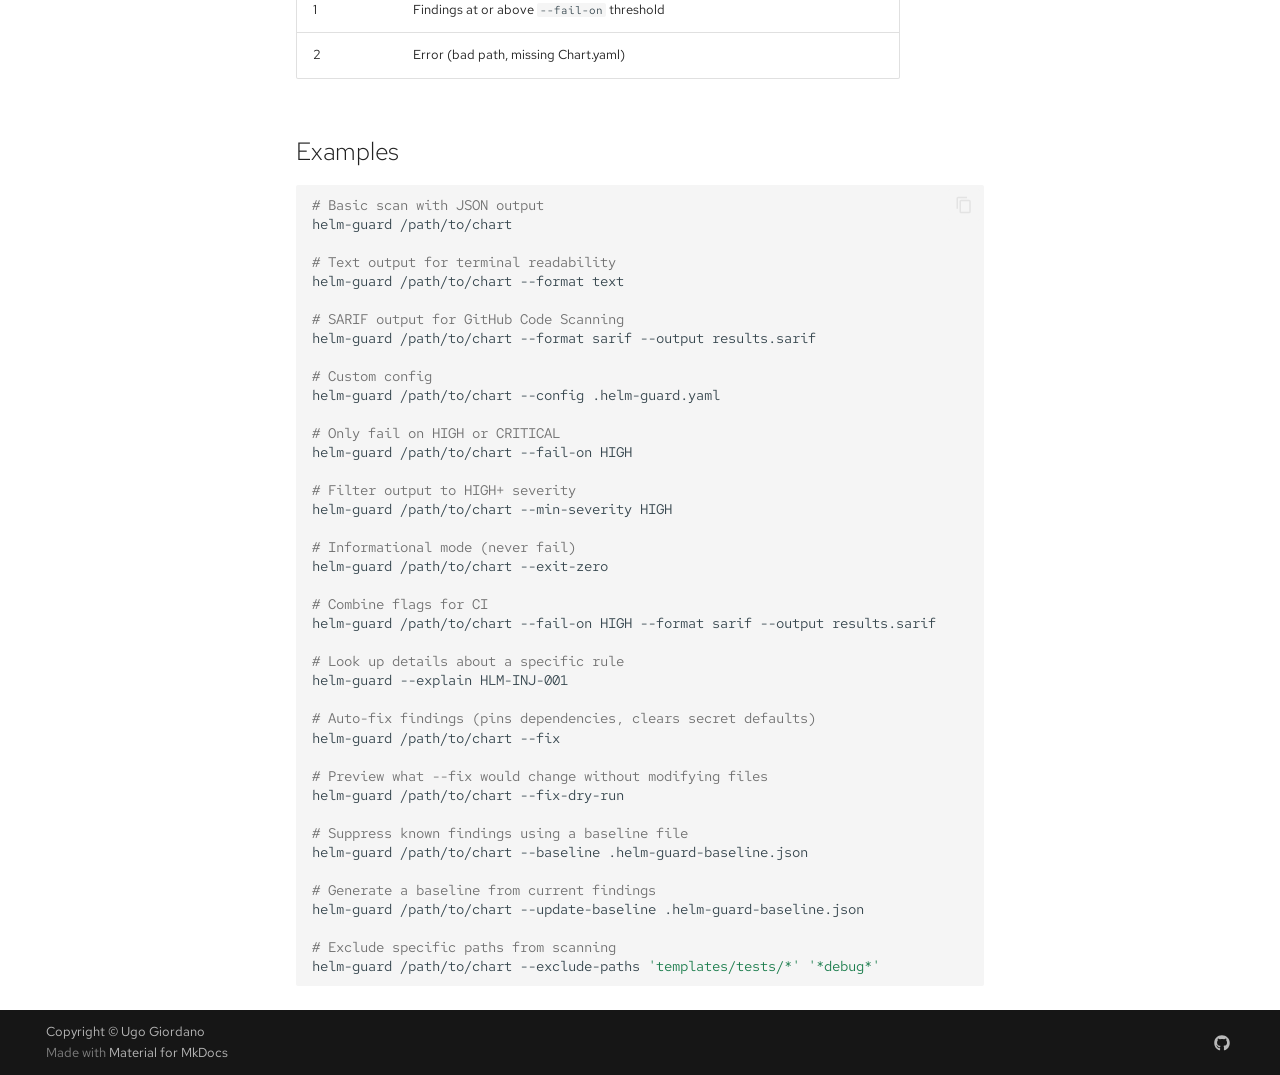
<file: reference/cli/index.html>
<!DOCTYPE html><html lang="en" class="no-js"><head>
    
      <meta charset="utf-8">
      <meta name="viewport" content="width=device-width,initial-scale=1">
      
      
      
        <link rel="canonical" href="https://ugiordan.github.io/helm-guard/reference/cli/">
      
      
        <link rel="prev" href="../../guides/configuration/">
      
      
        <link rel="next" href="../rules/">
      
      
        
      
      
      <link rel="icon" href="../../assets/images/favicon.png">
      <meta name="generator" content="mkdocs-1.6.1, mkdocs-material-9.7.7">
    
    
      
        <title>CLI Commands - helm-guard</title>
      
    
    
      <link rel="stylesheet" href="../../assets/stylesheets/main.ec1eaa64.min.css">
      
        
        <link rel="stylesheet" href="../../assets/stylesheets/palette.ab4e12ef.min.css">
      
      


    
    
      
    
    
      
        
        
        <link rel="preconnect" href="https://fonts.gstatic.com" crossorigin="">
        <link rel="stylesheet" href="https://fonts.googleapis.com/css?family=Red+Hat+Text:300,300i,400,400i,700,700i%7CRed+Hat+Mono:400,400i,700,700i&amp;display=fallback">
        <style>:root{--md-text-font:"Red Hat Text";--md-code-font:"Red Hat Mono"}</style>
      
    
    
      <link rel="stylesheet" href="../../assets/css/extra.css">
    
    <script>__md_scope=new URL("../..",location),__md_hash=e=>[...e].reduce(((e,_)=>(e<<5)-e+_.charCodeAt(0)),0),__md_get=(e,_=localStorage,t=__md_scope)=>JSON.parse(_.getItem(t.pathname+"."+e)),__md_set=(e,_,t=localStorage,a=__md_scope)=>{try{t.setItem(a.pathname+"."+e,JSON.stringify(_))}catch(e){}}</script>
    
      

    
    
  <link href="../../assets/stylesheets/glightbox.min.css" rel="stylesheet"><script src="../../assets/javascripts/glightbox.min.js"></script><style id="glightbox-style">
            html.glightbox-open { overflow: initial; height: 100%; }
            .gslide-title { margin-top: 0px; user-select: text; }
            .gslide-desc { color: #666; user-select: text; }
            .gslide-image img { background: white; }
            .gscrollbar-fixer { padding-right: 15px; }
            .gdesc-inner { font-size: 0.75rem; }
            body[data-md-color-scheme="slate"] .gdesc-inner { background: var(--md-default-bg-color); }
            body[data-md-color-scheme="slate"] .gslide-title { color: var(--md-default-fg-color); }
            body[data-md-color-scheme="slate"] .gslide-desc { color: var(--md-default-fg-color); }
        </style></head>
  
  
    
    
      
    
    
    
    
    <body dir="ltr" data-md-color-scheme="default" data-md-color-primary="black" data-md-color-accent="indigo">
  
    
    <input class="md-toggle" data-md-toggle="drawer" type="checkbox" id="__drawer" autocomplete="off">
    <input class="md-toggle" data-md-toggle="search" type="checkbox" id="__search" autocomplete="off">
    <label class="md-overlay" for="__drawer"></label>
    <div data-md-component="skip">
      
        
        <a href="#cli-reference" class="md-skip">
          Skip to content
        </a>
      
    </div>
    <div data-md-component="announce">
      
    </div>
    
    
      

<header class="md-header" data-md-component="header">
  <nav class="md-header__inner md-grid" aria-label="Header">
    <a href="../.." title="helm-guard" class="md-header__button md-logo" aria-label="helm-guard" data-md-component="logo">
      
  <img src="../../images/logo.svg" alt="logo">

    </a>
    <label class="md-header__button md-icon" for="__drawer">
      
      <svg xmlns="http://www.w3.org/2000/svg" viewBox="0 0 24 24"><path d="M3 6h18v2H3zm0 5h18v2H3zm0 5h18v2H3z"></path></svg>
    </label>
    <div class="md-header__title" data-md-component="header-title">
      <div class="md-header__ellipsis">
        <div class="md-header__topic">
          <span class="md-ellipsis">
            helm-guard
          </span>
        </div>
        <div class="md-header__topic" data-md-component="header-topic">
          <span class="md-ellipsis">
            
              CLI Commands
            
          </span>
        </div>
      </div>
    </div>
    
      
        <form class="md-header__option" data-md-component="palette">
  
    
    
    
    <input class="md-option" data-md-color-media="" data-md-color-scheme="default" data-md-color-primary="black" data-md-color-accent="indigo" aria-label="Switch to dark mode" type="radio" name="__palette" id="__palette_0">
    
      <label class="md-header__button md-icon" title="Switch to dark mode" for="__palette_1" hidden="">
        <svg xmlns="http://www.w3.org/2000/svg" viewBox="0 0 24 24"><path d="M12 18c-.89 0-1.74-.2-2.5-.55C11.56 16.5 13 14.42 13 12s-1.44-4.5-3.5-5.45C10.26 6.2 11.11 6 12 6a6 6 0 0 1 6 6 6 6 0 0 1-6 6m8-9.31V4h-4.69L12 .69 8.69 4H4v4.69L.69 12 4 15.31V20h4.69L12 23.31 15.31 20H20v-4.69L23.31 12z"></path></svg>
      </label>
    
  
    
    
    
    <input class="md-option" data-md-color-media="" data-md-color-scheme="slate" data-md-color-primary="black" data-md-color-accent="indigo" aria-label="Switch to light mode" type="radio" name="__palette" id="__palette_1">
    
      <label class="md-header__button md-icon" title="Switch to light mode" for="__palette_0" hidden="">
        <svg xmlns="http://www.w3.org/2000/svg" viewBox="0 0 24 24"><path d="M12 8a4 4 0 0 0-4 4 4 4 0 0 0 4 4 4 4 0 0 0 4-4 4 4 0 0 0-4-4m0 10a6 6 0 0 1-6-6 6 6 0 0 1 6-6 6 6 0 0 1 6 6 6 6 0 0 1-6 6m8-9.31V4h-4.69L12 .69 8.69 4H4v4.69L.69 12 4 15.31V20h4.69L12 23.31 15.31 20H20v-4.69L23.31 12z"></path></svg>
      </label>
    
  
</form>
      
    
    
      <script>var palette=__md_get("__palette");if(palette&&palette.color){if("(prefers-color-scheme)"===palette.color.media){var media=matchMedia("(prefers-color-scheme: light)"),input=document.querySelector(media.matches?"[data-md-color-media='(prefers-color-scheme: light)']":"[data-md-color-media='(prefers-color-scheme: dark)']");palette.color.media=input.getAttribute("data-md-color-media"),palette.color.scheme=input.getAttribute("data-md-color-scheme"),palette.color.primary=input.getAttribute("data-md-color-primary"),palette.color.accent=input.getAttribute("data-md-color-accent")}for(var[key,value]of Object.entries(palette.color))document.body.setAttribute("data-md-color-"+key,value)}</script>
    
    
    
      
      
        <label class="md-header__button md-icon" for="__search">
          
          <svg xmlns="http://www.w3.org/2000/svg" viewBox="0 0 24 24"><path d="M9.5 3A6.5 6.5 0 0 1 16 9.5c0 1.61-.59 3.09-1.56 4.23l.27.27h.79l5 5-1.5 1.5-5-5v-.79l-.27-.27A6.52 6.52 0 0 1 9.5 16 6.5 6.5 0 0 1 3 9.5 6.5 6.5 0 0 1 9.5 3m0 2C7 5 5 7 5 9.5S7 14 9.5 14 14 12 14 9.5 12 5 9.5 5"></path></svg>
        </label>
        <div class="md-search" data-md-component="search" role="dialog">
  <label class="md-search__overlay" for="__search"></label>
  <div class="md-search__inner" role="search">
    <form class="md-search__form" name="search">
      <input type="text" class="md-search__input" name="query" aria-label="Search" placeholder="Search" autocapitalize="off" autocorrect="off" autocomplete="off" spellcheck="false" data-md-component="search-query" required="">
      <label class="md-search__icon md-icon" for="__search">
        
        <svg xmlns="http://www.w3.org/2000/svg" viewBox="0 0 24 24"><path d="M9.5 3A6.5 6.5 0 0 1 16 9.5c0 1.61-.59 3.09-1.56 4.23l.27.27h.79l5 5-1.5 1.5-5-5v-.79l-.27-.27A6.52 6.52 0 0 1 9.5 16 6.5 6.5 0 0 1 3 9.5 6.5 6.5 0 0 1 9.5 3m0 2C7 5 5 7 5 9.5S7 14 9.5 14 14 12 14 9.5 12 5 9.5 5"></path></svg>
        
        <svg xmlns="http://www.w3.org/2000/svg" viewBox="0 0 24 24"><path d="M20 11v2H8l5.5 5.5-1.42 1.42L4.16 12l7.92-7.92L13.5 5.5 8 11z"></path></svg>
      </label>
      <nav class="md-search__options" aria-label="Search">
        
          <a href="javascript:void(0)" class="md-search__icon md-icon" title="Share" aria-label="Share" data-clipboard="" data-clipboard-text="" data-md-component="search-share" tabindex="-1">
            
            <svg xmlns="http://www.w3.org/2000/svg" viewBox="0 0 24 24"><path d="M18 16.08c-.76 0-1.44.3-1.96.77L8.91 12.7c.05-.23.09-.46.09-.7s-.04-.47-.09-.7l7.05-4.11c.54.5 1.25.81 2.04.81a3 3 0 0 0 3-3 3 3 0 0 0-3-3 3 3 0 0 0-3 3c0 .24.04.47.09.7L8.04 9.81C7.5 9.31 6.79 9 6 9a3 3 0 0 0-3 3 3 3 0 0 0 3 3c.79 0 1.5-.31 2.04-.81l7.12 4.15c-.05.21-.08.43-.08.66 0 1.61 1.31 2.91 2.92 2.91s2.92-1.3 2.92-2.91A2.92 2.92 0 0 0 18 16.08"></path></svg>
          </a>
        
        <button type="reset" class="md-search__icon md-icon" title="Clear" aria-label="Clear" tabindex="-1">
          
          <svg xmlns="http://www.w3.org/2000/svg" viewBox="0 0 24 24"><path d="M19 6.41 17.59 5 12 10.59 6.41 5 5 6.41 10.59 12 5 17.59 6.41 19 12 13.41 17.59 19 19 17.59 13.41 12z"></path></svg>
        </button>
      </nav>
      
        <div class="md-search__suggest" data-md-component="search-suggest"></div>
      
    </form>
    <div class="md-search__output">
      <div class="md-search__scrollwrap" tabindex="0" data-md-scrollfix="">
        <div class="md-search-result" data-md-component="search-result">
          <div class="md-search-result__meta">
            Initializing search
          </div>
          <ol class="md-search-result__list" role="presentation"></ol>
        </div>
      </div>
    </div>
  </div>
</div>
      
    
    
      <div class="md-header__source">
        <a href="https://github.com/ugiordan/helm-guard" title="Go to repository" class="md-source" data-md-component="source">
  <div class="md-source__icon md-icon">
    
    <svg xmlns="http://www.w3.org/2000/svg" viewBox="0 0 512 512"><!--! Font Awesome Free 7.1.0 by @fontawesome - https://fontawesome.com License - https://fontawesome.com/license/free (Icons: CC BY 4.0, Fonts: SIL OFL 1.1, Code: MIT License) Copyright 2025 Fonticons, Inc.--><path d="M173.9 397.4c0 2-2.3 3.6-5.2 3.6-3.3.3-5.6-1.3-5.6-3.6 0-2 2.3-3.6 5.2-3.6 3-.3 5.6 1.3 5.6 3.6m-31.1-4.5c-.7 2 1.3 4.3 4.3 4.9 2.6 1 5.6 0 6.2-2s-1.3-4.3-4.3-5.2c-2.6-.7-5.5.3-6.2 2.3m44.2-1.7c-2.9.7-4.9 2.6-4.6 4.9.3 2 2.9 3.3 5.9 2.6 2.9-.7 4.9-2.6 4.6-4.6-.3-1.9-3-3.2-5.9-2.9M252.8 8C114.1 8 8 113.3 8 252c0 110.9 69.8 205.8 169.5 239.2 12.8 2.3 17.3-5.6 17.3-12.1 0-6.2-.3-40.4-.3-61.4 0 0-70 15-84.7-29.8 0 0-11.4-29.1-27.8-36.6 0 0-22.9-15.7 1.6-15.4 0 0 24.9 2 38.6 25.8 21.9 38.6 58.6 27.5 72.9 20.9 2.3-16 8.8-27.1 16-33.7-55.9-6.2-112.3-14.3-112.3-110.5 0-27.5 7.6-41.3 23.6-58.9-2.6-6.5-11.1-33.3 2.6-67.9 20.9-6.5 69 27 69 27 20-5.6 41.5-8.5 62.8-8.5s42.8 2.9 62.8 8.5c0 0 48.1-33.6 69-27 13.7 34.7 5.2 61.4 2.6 67.9 16 17.7 25.8 31.5 25.8 58.9 0 96.5-58.9 104.2-114.8 110.5 9.2 7.9 17 22.9 17 46.4 0 33.7-.3 75.4-.3 83.6 0 6.5 4.6 14.4 17.3 12.1C436.2 457.8 504 362.9 504 252 504 113.3 391.5 8 252.8 8M105.2 352.9c-1.3 1-1 3.3.7 5.2 1.6 1.6 3.9 2.3 5.2 1 1.3-1 1-3.3-.7-5.2-1.6-1.6-3.9-2.3-5.2-1m-10.8-8.1c-.7 1.3.3 2.9 2.3 3.9 1.6 1 3.6.7 4.3-.7.7-1.3-.3-2.9-2.3-3.9-2-.6-3.6-.3-4.3.7m32.4 35.6c-1.6 1.3-1 4.3 1.3 6.2 2.3 2.3 5.2 2.6 6.5 1 1.3-1.3.7-4.3-1.3-6.2-2.2-2.3-5.2-2.6-6.5-1m-11.4-14.7c-1.6 1-1.6 3.6 0 5.9s4.3 3.3 5.6 2.3c1.6-1.3 1.6-3.9 0-6.2-1.4-2.3-4-3.3-5.6-2"></path></svg>
  </div>
  <div class="md-source__repository">
    ugiordan/helm-guard
  </div>
</a>
      </div>
    
  </nav>
  
</header>
    
    <div class="md-container" data-md-component="container">
      
      
        
          
            
<nav class="md-tabs" aria-label="Tabs" data-md-component="tabs">
  <div class="md-grid">
    <ul class="md-tabs__list">
      
        
  
  
  
  
    <li class="md-tabs__item">
      <a href="../.." class="md-tabs__link">
        
  
  
    
  
  Home

      </a>
    </li>
  

      
        
  
  
  
  
    
    
      <li class="md-tabs__item">
        <a href="../../getting-started/installation/" class="md-tabs__link">
          
  
  
    
  
  Getting Started

        </a>
      </li>
    
  

      
        
  
  
  
  
    
    
      <li class="md-tabs__item">
        <a href="../../guides/configuration/" class="md-tabs__link">
          
  
  
    
  
  Guides

        </a>
      </li>
    
  

      
        
  
  
  
    
  
  
    
    
      <li class="md-tabs__item md-tabs__item--active">
        <a href="./" class="md-tabs__link">
          
  
  
    
  
  Reference

        </a>
      </li>
    
  

      
        
  
  
  
  
    
    
      <li class="md-tabs__item">
        <a href="../../architecture/overview/" class="md-tabs__link">
          
  
  
    
  
  Architecture

        </a>
      </li>
    
  

      
        
  
  
  
  
    
    
      <li class="md-tabs__item">
        <a href="../../contributing/setup/" class="md-tabs__link">
          
  
  
    
  
  Contributing

        </a>
      </li>
    
  

      
    </ul>
  </div>
</nav>
          
        
      
      <main class="md-main" data-md-component="main">
        <div class="md-main__inner md-grid">
          
            
              
              <div class="md-sidebar md-sidebar--primary" data-md-component="sidebar" data-md-type="navigation">
                <div class="md-sidebar__scrollwrap">
                  <div class="md-sidebar__inner">
                    


  


<nav class="md-nav md-nav--primary md-nav--lifted" aria-label="Navigation" data-md-level="0">
  <label class="md-nav__title" for="__drawer">
    <a href="../.." title="helm-guard" class="md-nav__button md-logo" aria-label="helm-guard" data-md-component="logo">
      
  <img src="../../images/logo.svg" alt="logo">

    </a>
    helm-guard
  </label>
  
    <div class="md-nav__source">
      <a href="https://github.com/ugiordan/helm-guard" title="Go to repository" class="md-source" data-md-component="source">
  <div class="md-source__icon md-icon">
    
    <svg xmlns="http://www.w3.org/2000/svg" viewBox="0 0 512 512"><!--! Font Awesome Free 7.1.0 by @fontawesome - https://fontawesome.com License - https://fontawesome.com/license/free (Icons: CC BY 4.0, Fonts: SIL OFL 1.1, Code: MIT License) Copyright 2025 Fonticons, Inc.--><path d="M173.9 397.4c0 2-2.3 3.6-5.2 3.6-3.3.3-5.6-1.3-5.6-3.6 0-2 2.3-3.6 5.2-3.6 3-.3 5.6 1.3 5.6 3.6m-31.1-4.5c-.7 2 1.3 4.3 4.3 4.9 2.6 1 5.6 0 6.2-2s-1.3-4.3-4.3-5.2c-2.6-.7-5.5.3-6.2 2.3m44.2-1.7c-2.9.7-4.9 2.6-4.6 4.9.3 2 2.9 3.3 5.9 2.6 2.9-.7 4.9-2.6 4.6-4.6-.3-1.9-3-3.2-5.9-2.9M252.8 8C114.1 8 8 113.3 8 252c0 110.9 69.8 205.8 169.5 239.2 12.8 2.3 17.3-5.6 17.3-12.1 0-6.2-.3-40.4-.3-61.4 0 0-70 15-84.7-29.8 0 0-11.4-29.1-27.8-36.6 0 0-22.9-15.7 1.6-15.4 0 0 24.9 2 38.6 25.8 21.9 38.6 58.6 27.5 72.9 20.9 2.3-16 8.8-27.1 16-33.7-55.9-6.2-112.3-14.3-112.3-110.5 0-27.5 7.6-41.3 23.6-58.9-2.6-6.5-11.1-33.3 2.6-67.9 20.9-6.5 69 27 69 27 20-5.6 41.5-8.5 62.8-8.5s42.8 2.9 62.8 8.5c0 0 48.1-33.6 69-27 13.7 34.7 5.2 61.4 2.6 67.9 16 17.7 25.8 31.5 25.8 58.9 0 96.5-58.9 104.2-114.8 110.5 9.2 7.9 17 22.9 17 46.4 0 33.7-.3 75.4-.3 83.6 0 6.5 4.6 14.4 17.3 12.1C436.2 457.8 504 362.9 504 252 504 113.3 391.5 8 252.8 8M105.2 352.9c-1.3 1-1 3.3.7 5.2 1.6 1.6 3.9 2.3 5.2 1 1.3-1 1-3.3-.7-5.2-1.6-1.6-3.9-2.3-5.2-1m-10.8-8.1c-.7 1.3.3 2.9 2.3 3.9 1.6 1 3.6.7 4.3-.7.7-1.3-.3-2.9-2.3-3.9-2-.6-3.6-.3-4.3.7m32.4 35.6c-1.6 1.3-1 4.3 1.3 6.2 2.3 2.3 5.2 2.6 6.5 1 1.3-1.3.7-4.3-1.3-6.2-2.2-2.3-5.2-2.6-6.5-1m-11.4-14.7c-1.6 1-1.6 3.6 0 5.9s4.3 3.3 5.6 2.3c1.6-1.3 1.6-3.9 0-6.2-1.4-2.3-4-3.3-5.6-2"></path></svg>
  </div>
  <div class="md-source__repository">
    ugiordan/helm-guard
  </div>
</a>
    </div>
  
  <ul class="md-nav__list" data-md-scrollfix="">
    
      
      
  
  
  
  
    <li class="md-nav__item">
      <a href="../.." class="md-nav__link">
        
  
  
  <span class="md-ellipsis">
    
  
    Home
  

    
  </span>
  
  

      </a>
    </li>
  

    
      
      
  
  
  
  
    
    
      
        
      
        
      
    
    
    
      
      
        
      
    
    
    <li class="md-nav__item md-nav__item--nested">
      
        
        
        <input class="md-nav__toggle md-toggle " type="checkbox" id="__nav_2">
        
          
          <label class="md-nav__link" for="__nav_2" id="__nav_2_label" tabindex="0">
            
  
  
  <span class="md-ellipsis">
    
  
    Getting Started
  

    
  </span>
  
  

            <span class="md-nav__icon md-icon"></span>
          </label>
        
        <nav class="md-nav" data-md-level="1" aria-labelledby="__nav_2_label" aria-expanded="false">
          <label class="md-nav__title" for="__nav_2">
            <span class="md-nav__icon md-icon"></span>
            
  
    Getting Started
  

          </label>
          <ul class="md-nav__list" data-md-scrollfix="">
            
              
                
  
  
  
  
    <li class="md-nav__item">
      <a href="../../getting-started/installation/" class="md-nav__link">
        
  
  
  <span class="md-ellipsis">
    
  
    Installation
  

    
  </span>
  
  

      </a>
    </li>
  

              
            
              
                
  
  
  
  
    <li class="md-nav__item">
      <a href="../../getting-started/quickstart/" class="md-nav__link">
        
  
  
  <span class="md-ellipsis">
    
  
    Quick Start
  

    
  </span>
  
  

      </a>
    </li>
  

              
            
          </ul>
        </nav>
      
    </li>
  

    
      
      
  
  
  
  
    
    
      
        
      
    
    
    
      
      
        
      
    
    
    <li class="md-nav__item md-nav__item--nested">
      
        
        
        <input class="md-nav__toggle md-toggle " type="checkbox" id="__nav_3">
        
          
          <label class="md-nav__link" for="__nav_3" id="__nav_3_label" tabindex="0">
            
  
  
  <span class="md-ellipsis">
    
  
    Guides
  

    
  </span>
  
  

            <span class="md-nav__icon md-icon"></span>
          </label>
        
        <nav class="md-nav" data-md-level="1" aria-labelledby="__nav_3_label" aria-expanded="false">
          <label class="md-nav__title" for="__nav_3">
            <span class="md-nav__icon md-icon"></span>
            
  
    Guides
  

          </label>
          <ul class="md-nav__list" data-md-scrollfix="">
            
              
                
  
  
  
  
    <li class="md-nav__item">
      <a href="../../guides/configuration/" class="md-nav__link">
        
  
  
  <span class="md-ellipsis">
    
  
    Configuration
  

    
  </span>
  
  

      </a>
    </li>
  

              
            
          </ul>
        </nav>
      
    </li>
  

    
      
      
  
  
    
  
  
  
    
    
      
        
      
        
      
    
    
    
      
        
        
      
      
        
      
    
    
    <li class="md-nav__item md-nav__item--active md-nav__item--section md-nav__item--nested">
      
        
        
        <input class="md-nav__toggle md-toggle " type="checkbox" id="__nav_4" checked="">
        
          
          <label class="md-nav__link" for="__nav_4" id="__nav_4_label" tabindex="">
            
  
  
  <span class="md-ellipsis">
    
  
    Reference
  

    
  </span>
  
  

            <span class="md-nav__icon md-icon"></span>
          </label>
        
        <nav class="md-nav" data-md-level="1" aria-labelledby="__nav_4_label" aria-expanded="true">
          <label class="md-nav__title" for="__nav_4">
            <span class="md-nav__icon md-icon"></span>
            
  
    Reference
  

          </label>
          <ul class="md-nav__list" data-md-scrollfix="">
            
              
                
  
  
    
  
  
  
    <li class="md-nav__item md-nav__item--active">
      
      <input class="md-nav__toggle md-toggle" type="checkbox" id="__toc">
      
      
        
      
      
        <label class="md-nav__link md-nav__link--active" for="__toc">
          
  
  
  <span class="md-ellipsis">
    
  
    CLI Commands
  

    
  </span>
  
  

          <span class="md-nav__icon md-icon"></span>
        </label>
      
      <a href="./" class="md-nav__link md-nav__link--active">
        
  
  
  <span class="md-ellipsis">
    
  
    CLI Commands
  

    
  </span>
  
  

      </a>
      
        

<nav class="md-nav md-nav--secondary" aria-label="Table of contents">
  
  
  
    
  
  
    <label class="md-nav__title" for="__toc">
      <span class="md-nav__icon md-icon"></span>
      Table of contents
    </label>
    <ul class="md-nav__list" data-md-component="toc" data-md-scrollfix="">
      
        <li class="md-nav__item">
  <a href="#synopsis" class="md-nav__link">
    <span class="md-ellipsis">
      
        Synopsis
      
    </span>
  </a>
  
</li>
      
        <li class="md-nav__item">
  <a href="#arguments" class="md-nav__link">
    <span class="md-ellipsis">
      
        Arguments
      
    </span>
  </a>
  
</li>
      
        <li class="md-nav__item">
  <a href="#options" class="md-nav__link">
    <span class="md-ellipsis">
      
        Options
      
    </span>
  </a>
  
</li>
      
        <li class="md-nav__item">
  <a href="#exit-codes" class="md-nav__link">
    <span class="md-ellipsis">
      
        Exit codes
      
    </span>
  </a>
  
</li>
      
        <li class="md-nav__item">
  <a href="#examples" class="md-nav__link">
    <span class="md-ellipsis">
      
        Examples
      
    </span>
  </a>
  
</li>
      
    </ul>
  
</nav>
      
    </li>
  

              
            
              
                
  
  
  
  
    <li class="md-nav__item">
      <a href="../rules/" class="md-nav__link">
        
  
  
  <span class="md-ellipsis">
    
  
    Detection Rules
  

    
  </span>
  
  

      </a>
    </li>
  

              
            
          </ul>
        </nav>
      
    </li>
  

    
      
      
  
  
  
  
    
    
      
        
      
    
    
    
      
      
        
      
    
    
    <li class="md-nav__item md-nav__item--nested">
      
        
        
        <input class="md-nav__toggle md-toggle " type="checkbox" id="__nav_5">
        
          
          <label class="md-nav__link" for="__nav_5" id="__nav_5_label" tabindex="0">
            
  
  
  <span class="md-ellipsis">
    
  
    Architecture
  

    
  </span>
  
  

            <span class="md-nav__icon md-icon"></span>
          </label>
        
        <nav class="md-nav" data-md-level="1" aria-labelledby="__nav_5_label" aria-expanded="false">
          <label class="md-nav__title" for="__nav_5">
            <span class="md-nav__icon md-icon"></span>
            
  
    Architecture
  

          </label>
          <ul class="md-nav__list" data-md-scrollfix="">
            
              
                
  
  
  
  
    <li class="md-nav__item">
      <a href="../../architecture/overview/" class="md-nav__link">
        
  
  
  <span class="md-ellipsis">
    
  
    Design Overview
  

    
  </span>
  
  

      </a>
    </li>
  

              
            
          </ul>
        </nav>
      
    </li>
  

    
      
      
  
  
  
  
    
    
      
        
      
    
    
    
      
      
        
      
    
    
    <li class="md-nav__item md-nav__item--nested">
      
        
        
        <input class="md-nav__toggle md-toggle " type="checkbox" id="__nav_6">
        
          
          <label class="md-nav__link" for="__nav_6" id="__nav_6_label" tabindex="0">
            
  
  
  <span class="md-ellipsis">
    
  
    Contributing
  

    
  </span>
  
  

            <span class="md-nav__icon md-icon"></span>
          </label>
        
        <nav class="md-nav" data-md-level="1" aria-labelledby="__nav_6_label" aria-expanded="false">
          <label class="md-nav__title" for="__nav_6">
            <span class="md-nav__icon md-icon"></span>
            
  
    Contributing
  

          </label>
          <ul class="md-nav__list" data-md-scrollfix="">
            
              
                
  
  
  
  
    <li class="md-nav__item">
      <a href="../../contributing/setup/" class="md-nav__link">
        
  
  
  <span class="md-ellipsis">
    
  
    Development Setup
  

    
  </span>
  
  

      </a>
    </li>
  

              
            
          </ul>
        </nav>
      
    </li>
  

    
  </ul>
</nav>
                  </div>
                </div>
              </div>
            
            
              
              <div class="md-sidebar md-sidebar--secondary" data-md-component="sidebar" data-md-type="toc">
                <div class="md-sidebar__scrollwrap">
                  <div class="md-sidebar__inner">
                    

<nav class="md-nav md-nav--secondary" aria-label="Table of contents">
  
  
  
    
  
  
    <label class="md-nav__title" for="__toc">
      <span class="md-nav__icon md-icon"></span>
      Table of contents
    </label>
    <ul class="md-nav__list" data-md-component="toc" data-md-scrollfix="">
      
        <li class="md-nav__item">
  <a href="#synopsis" class="md-nav__link">
    <span class="md-ellipsis">
      
        Synopsis
      
    </span>
  </a>
  
</li>
      
        <li class="md-nav__item">
  <a href="#arguments" class="md-nav__link">
    <span class="md-ellipsis">
      
        Arguments
      
    </span>
  </a>
  
</li>
      
        <li class="md-nav__item">
  <a href="#options" class="md-nav__link">
    <span class="md-ellipsis">
      
        Options
      
    </span>
  </a>
  
</li>
      
        <li class="md-nav__item">
  <a href="#exit-codes" class="md-nav__link">
    <span class="md-ellipsis">
      
        Exit codes
      
    </span>
  </a>
  
</li>
      
        <li class="md-nav__item">
  <a href="#examples" class="md-nav__link">
    <span class="md-ellipsis">
      
        Examples
      
    </span>
  </a>
  
</li>
      
    </ul>
  
</nav>
                  </div>
                </div>
              </div>
            
          
          
            <div class="md-content" data-md-component="content">
              
                



  


  <nav class="md-path" aria-label="Navigation">
    <ol class="md-path__list">
      
        
  
  
    <li class="md-path__item">
      <a href="../.." class="md-path__link">
        
  <span class="md-ellipsis">
    Home
  </span>

      </a>
    </li>
  

      
      
        
  
  
    
    
      <li class="md-path__item">
        <a href="./" class="md-path__link">
          
  <span class="md-ellipsis">
    Reference
  </span>

        </a>
      </li>
    
  

      
    </ol>
  </nav>

              
              <article class="md-content__inner md-typeset">
                
                  


  
  


<h1 id="cli-reference">CLI Reference<a class="headerlink" href="#cli-reference" title="Permanent link">¶</a></h1>
<h2 id="synopsis">Synopsis<a class="headerlink" href="#synopsis" title="Permanent link">¶</a></h2>
<div class="highlight"><pre><span></span><code><a id="__codelineno-0-1" name="__codelineno-0-1" href="#__codelineno-0-1"></a>helm-guard TARGET [OPTIONS]
</code></pre></div>
<h2 id="arguments">Arguments<a class="headerlink" href="#arguments" title="Permanent link">¶</a></h2>
<table>
<thead>
<tr>
<th>Argument</th>
<th>Description</th>
</tr>
</thead>
<tbody>
<tr>
<td><code>TARGET</code></td>
<td>Path to a Helm chart directory (must contain Chart.yaml)</td>
</tr>
</tbody>
</table>
<h2 id="options">Options<a class="headerlink" href="#options" title="Permanent link">¶</a></h2>
<table>
<thead>
<tr>
<th>Flag</th>
<th>Description</th>
<th>Default</th>
</tr>
</thead>
<tbody>
<tr>
<td><code>--format</code>, <code>-f</code></td>
<td>Output format: <code>json</code>, <code>sarif</code>, <code>text</code></td>
<td><code>json</code></td>
</tr>
<tr>
<td><code>--output</code>, <code>-o</code></td>
<td>Write output to file instead of stdout</td>
<td>stdout</td>
</tr>
<tr>
<td><code>--config</code>, <code>-c</code></td>
<td>Path to config file with trust lists and check settings</td>
<td>none</td>
</tr>
<tr>
<td><code>--min-severity</code></td>
<td>Minimum severity to report: <code>INFO</code>, <code>LOW</code>, <code>MEDIUM</code>, <code>HIGH</code>, <code>CRITICAL</code></td>
<td><code>LOW</code></td>
</tr>
<tr>
<td><code>--fail-on</code></td>
<td>Exit 1 only if findings at or above this severity</td>
<td>any finding</td>
</tr>
<tr>
<td><code>--exit-zero</code></td>
<td>Always exit 0 regardless of findings</td>
<td>false</td>
</tr>
<tr>
<td><code>--explain RULE_ID</code></td>
<td>Show detailed information about a specific check rule</td>
<td>none</td>
</tr>
<tr>
<td><code>--fix</code></td>
<td>Apply safe fixes (dependency pinning, clear secret defaults)</td>
<td>false</td>
</tr>
<tr>
<td><code>--fix-dry-run</code></td>
<td>Preview fixes without applying them (mutually exclusive with <code>--fix</code>)</td>
<td>false</td>
</tr>
<tr>
<td><code>--baseline FILE</code></td>
<td>Baseline file to suppress known findings. Entries require <code>rule_id</code> and <code>reason</code>. Supports expiration via <code>expires</code> field.</td>
<td>none</td>
</tr>
<tr>
<td><code>--update-baseline FILE</code></td>
<td>Write current findings as a new baseline file</td>
<td>none</td>
</tr>
<tr>
<td><code>--exclude-paths PATTERN [PATTERN ...]</code></td>
<td>Glob patterns to exclude template files from scanning</td>
<td>none</td>
</tr>
</tbody>
</table>
<h2 id="exit-codes">Exit codes<a class="headerlink" href="#exit-codes" title="Permanent link">¶</a></h2>
<table>
<thead>
<tr>
<th>Code</th>
<th>Meaning</th>
</tr>
</thead>
<tbody>
<tr>
<td>0</td>
<td>No findings (or <code>--exit-zero</code> used, or no findings above <code>--fail-on</code> threshold)</td>
</tr>
<tr>
<td>1</td>
<td>Findings at or above <code>--fail-on</code> threshold</td>
</tr>
<tr>
<td>2</td>
<td>Error (bad path, missing Chart.yaml)</td>
</tr>
</tbody>
</table>
<h2 id="examples">Examples<a class="headerlink" href="#examples" title="Permanent link">¶</a></h2>
<div class="highlight"><pre><span></span><code><a id="__codelineno-1-1" name="__codelineno-1-1" href="#__codelineno-1-1"></a><span class="c1"># Basic scan with JSON output</span>
<a id="__codelineno-1-2" name="__codelineno-1-2" href="#__codelineno-1-2"></a>helm-guard<span class="w"> </span>/path/to/chart
<a id="__codelineno-1-3" name="__codelineno-1-3" href="#__codelineno-1-3"></a>
<a id="__codelineno-1-4" name="__codelineno-1-4" href="#__codelineno-1-4"></a><span class="c1"># Text output for terminal readability</span>
<a id="__codelineno-1-5" name="__codelineno-1-5" href="#__codelineno-1-5"></a>helm-guard<span class="w"> </span>/path/to/chart<span class="w"> </span>--format<span class="w"> </span>text
<a id="__codelineno-1-6" name="__codelineno-1-6" href="#__codelineno-1-6"></a>
<a id="__codelineno-1-7" name="__codelineno-1-7" href="#__codelineno-1-7"></a><span class="c1"># SARIF output for GitHub Code Scanning</span>
<a id="__codelineno-1-8" name="__codelineno-1-8" href="#__codelineno-1-8"></a>helm-guard<span class="w"> </span>/path/to/chart<span class="w"> </span>--format<span class="w"> </span>sarif<span class="w"> </span>--output<span class="w"> </span>results.sarif
<a id="__codelineno-1-9" name="__codelineno-1-9" href="#__codelineno-1-9"></a>
<a id="__codelineno-1-10" name="__codelineno-1-10" href="#__codelineno-1-10"></a><span class="c1"># Custom config</span>
<a id="__codelineno-1-11" name="__codelineno-1-11" href="#__codelineno-1-11"></a>helm-guard<span class="w"> </span>/path/to/chart<span class="w"> </span>--config<span class="w"> </span>.helm-guard.yaml
<a id="__codelineno-1-12" name="__codelineno-1-12" href="#__codelineno-1-12"></a>
<a id="__codelineno-1-13" name="__codelineno-1-13" href="#__codelineno-1-13"></a><span class="c1"># Only fail on HIGH or CRITICAL</span>
<a id="__codelineno-1-14" name="__codelineno-1-14" href="#__codelineno-1-14"></a>helm-guard<span class="w"> </span>/path/to/chart<span class="w"> </span>--fail-on<span class="w"> </span>HIGH
<a id="__codelineno-1-15" name="__codelineno-1-15" href="#__codelineno-1-15"></a>
<a id="__codelineno-1-16" name="__codelineno-1-16" href="#__codelineno-1-16"></a><span class="c1"># Filter output to HIGH+ severity</span>
<a id="__codelineno-1-17" name="__codelineno-1-17" href="#__codelineno-1-17"></a>helm-guard<span class="w"> </span>/path/to/chart<span class="w"> </span>--min-severity<span class="w"> </span>HIGH
<a id="__codelineno-1-18" name="__codelineno-1-18" href="#__codelineno-1-18"></a>
<a id="__codelineno-1-19" name="__codelineno-1-19" href="#__codelineno-1-19"></a><span class="c1"># Informational mode (never fail)</span>
<a id="__codelineno-1-20" name="__codelineno-1-20" href="#__codelineno-1-20"></a>helm-guard<span class="w"> </span>/path/to/chart<span class="w"> </span>--exit-zero
<a id="__codelineno-1-21" name="__codelineno-1-21" href="#__codelineno-1-21"></a>
<a id="__codelineno-1-22" name="__codelineno-1-22" href="#__codelineno-1-22"></a><span class="c1"># Combine flags for CI</span>
<a id="__codelineno-1-23" name="__codelineno-1-23" href="#__codelineno-1-23"></a>helm-guard<span class="w"> </span>/path/to/chart<span class="w"> </span>--fail-on<span class="w"> </span>HIGH<span class="w"> </span>--format<span class="w"> </span>sarif<span class="w"> </span>--output<span class="w"> </span>results.sarif
<a id="__codelineno-1-24" name="__codelineno-1-24" href="#__codelineno-1-24"></a>
<a id="__codelineno-1-25" name="__codelineno-1-25" href="#__codelineno-1-25"></a><span class="c1"># Look up details about a specific rule</span>
<a id="__codelineno-1-26" name="__codelineno-1-26" href="#__codelineno-1-26"></a>helm-guard<span class="w"> </span>--explain<span class="w"> </span>HLM-INJ-001
<a id="__codelineno-1-27" name="__codelineno-1-27" href="#__codelineno-1-27"></a>
<a id="__codelineno-1-28" name="__codelineno-1-28" href="#__codelineno-1-28"></a><span class="c1"># Auto-fix findings (pins dependencies, clears secret defaults)</span>
<a id="__codelineno-1-29" name="__codelineno-1-29" href="#__codelineno-1-29"></a>helm-guard<span class="w"> </span>/path/to/chart<span class="w"> </span>--fix
<a id="__codelineno-1-30" name="__codelineno-1-30" href="#__codelineno-1-30"></a>
<a id="__codelineno-1-31" name="__codelineno-1-31" href="#__codelineno-1-31"></a><span class="c1"># Preview what --fix would change without modifying files</span>
<a id="__codelineno-1-32" name="__codelineno-1-32" href="#__codelineno-1-32"></a>helm-guard<span class="w"> </span>/path/to/chart<span class="w"> </span>--fix-dry-run
<a id="__codelineno-1-33" name="__codelineno-1-33" href="#__codelineno-1-33"></a>
<a id="__codelineno-1-34" name="__codelineno-1-34" href="#__codelineno-1-34"></a><span class="c1"># Suppress known findings using a baseline file</span>
<a id="__codelineno-1-35" name="__codelineno-1-35" href="#__codelineno-1-35"></a>helm-guard<span class="w"> </span>/path/to/chart<span class="w"> </span>--baseline<span class="w"> </span>.helm-guard-baseline.json
<a id="__codelineno-1-36" name="__codelineno-1-36" href="#__codelineno-1-36"></a>
<a id="__codelineno-1-37" name="__codelineno-1-37" href="#__codelineno-1-37"></a><span class="c1"># Generate a baseline from current findings</span>
<a id="__codelineno-1-38" name="__codelineno-1-38" href="#__codelineno-1-38"></a>helm-guard<span class="w"> </span>/path/to/chart<span class="w"> </span>--update-baseline<span class="w"> </span>.helm-guard-baseline.json
<a id="__codelineno-1-39" name="__codelineno-1-39" href="#__codelineno-1-39"></a>
<a id="__codelineno-1-40" name="__codelineno-1-40" href="#__codelineno-1-40"></a><span class="c1"># Exclude specific paths from scanning</span>
<a id="__codelineno-1-41" name="__codelineno-1-41" href="#__codelineno-1-41"></a>helm-guard<span class="w"> </span>/path/to/chart<span class="w"> </span>--exclude-paths<span class="w"> </span><span class="s1">'templates/tests/*'</span><span class="w"> </span><span class="s1">'*debug*'</span>
</code></pre></div>












                
              </article>
            </div>
          
          
  <script>var tabs=__md_get("__tabs");if(Array.isArray(tabs))e:for(var set of document.querySelectorAll(".tabbed-set")){var labels=set.querySelector(".tabbed-labels");for(var tab of tabs)for(var label of labels.getElementsByTagName("label"))if(label.innerText.trim()===tab){var input=document.getElementById(label.htmlFor);input.checked=!0;continue e}}</script>

<script>var target=document.getElementById(location.hash.slice(1));target&&target.name&&(target.checked=target.name.startsWith("__tabbed_"))</script>
        </div>
        
          <button type="button" class="md-top md-icon" data-md-component="top" hidden="">
  
  <svg xmlns="http://www.w3.org/2000/svg" viewBox="0 0 24 24"><path d="M13 20h-2V8l-5.5 5.5-1.42-1.42L12 4.16l7.92 7.92-1.42 1.42L13 8z"></path></svg>
  Back to top
</button>
        
      </main>
      
        <footer class="md-footer">
  
  <div class="md-footer-meta md-typeset">
    <div class="md-footer-meta__inner md-grid">
      <div class="md-copyright">
  
    <div class="md-copyright__highlight">
      Copyright © Ugo Giordano
    </div>
  
  
    Made with
    <a href="https://squidfunk.github.io/mkdocs-material/" target="_blank" rel="noopener">
      Material for MkDocs
    </a>
  
</div>
      
        
<div class="md-social">
  
    
    
    
    
      
      
    
    <a href="https://github.com/ugiordan/helm-guard" target="_blank" rel="noopener" title="github.com" class="md-social__link">
      <svg xmlns="http://www.w3.org/2000/svg" viewBox="0 0 512 512"><!--! Font Awesome Free 7.1.0 by @fontawesome - https://fontawesome.com License - https://fontawesome.com/license/free (Icons: CC BY 4.0, Fonts: SIL OFL 1.1, Code: MIT License) Copyright 2025 Fonticons, Inc.--><path d="M173.9 397.4c0 2-2.3 3.6-5.2 3.6-3.3.3-5.6-1.3-5.6-3.6 0-2 2.3-3.6 5.2-3.6 3-.3 5.6 1.3 5.6 3.6m-31.1-4.5c-.7 2 1.3 4.3 4.3 4.9 2.6 1 5.6 0 6.2-2s-1.3-4.3-4.3-5.2c-2.6-.7-5.5.3-6.2 2.3m44.2-1.7c-2.9.7-4.9 2.6-4.6 4.9.3 2 2.9 3.3 5.9 2.6 2.9-.7 4.9-2.6 4.6-4.6-.3-1.9-3-3.2-5.9-2.9M252.8 8C114.1 8 8 113.3 8 252c0 110.9 69.8 205.8 169.5 239.2 12.8 2.3 17.3-5.6 17.3-12.1 0-6.2-.3-40.4-.3-61.4 0 0-70 15-84.7-29.8 0 0-11.4-29.1-27.8-36.6 0 0-22.9-15.7 1.6-15.4 0 0 24.9 2 38.6 25.8 21.9 38.6 58.6 27.5 72.9 20.9 2.3-16 8.8-27.1 16-33.7-55.9-6.2-112.3-14.3-112.3-110.5 0-27.5 7.6-41.3 23.6-58.9-2.6-6.5-11.1-33.3 2.6-67.9 20.9-6.5 69 27 69 27 20-5.6 41.5-8.5 62.8-8.5s42.8 2.9 62.8 8.5c0 0 48.1-33.6 69-27 13.7 34.7 5.2 61.4 2.6 67.9 16 17.7 25.8 31.5 25.8 58.9 0 96.5-58.9 104.2-114.8 110.5 9.2 7.9 17 22.9 17 46.4 0 33.7-.3 75.4-.3 83.6 0 6.5 4.6 14.4 17.3 12.1C436.2 457.8 504 362.9 504 252 504 113.3 391.5 8 252.8 8M105.2 352.9c-1.3 1-1 3.3.7 5.2 1.6 1.6 3.9 2.3 5.2 1 1.3-1 1-3.3-.7-5.2-1.6-1.6-3.9-2.3-5.2-1m-10.8-8.1c-.7 1.3.3 2.9 2.3 3.9 1.6 1 3.6.7 4.3-.7.7-1.3-.3-2.9-2.3-3.9-2-.6-3.6-.3-4.3.7m32.4 35.6c-1.6 1.3-1 4.3 1.3 6.2 2.3 2.3 5.2 2.6 6.5 1 1.3-1.3.7-4.3-1.3-6.2-2.2-2.3-5.2-2.6-6.5-1m-11.4-14.7c-1.6 1-1.6 3.6 0 5.9s4.3 3.3 5.6 2.3c1.6-1.3 1.6-3.9 0-6.2-1.4-2.3-4-3.3-5.6-2"></path></svg>
    </a>
  
</div>
      
    </div>
  </div>
</footer>
      
    </div>
    <div class="md-dialog" data-md-component="dialog">
      <div class="md-dialog__inner md-typeset"></div>
    </div>
    
    
    
      
      
      <script id="__config" type="application/json">{"annotate": null, "base": "../..", "features": ["navigation.tabs", "navigation.top", "navigation.indexes", "navigation.instant", "navigation.path", "navigation.sections", "search.suggest", "search.highlight", "search.share", "content.code.copy", "content.code.annotate", "content.tabs.link", "toc.follow"], "search": "../../assets/javascripts/workers/search.2c215733.min.js", "tags": null, "translations": {"clipboard.copied": "Copied to clipboard", "clipboard.copy": "Copy to clipboard", "search.result.more.one": "1 more on this page", "search.result.more.other": "# more on this page", "search.result.none": "No matching documents", "search.result.one": "1 matching document", "search.result.other": "# matching documents", "search.result.placeholder": "Type to start searching", "search.result.term.missing": "Missing", "select.version": "Select version"}, "version": null}</script>
    
    
      <script src="../../assets/javascripts/bundle.d7400e89.min.js"></script>
      
        <script src="../../assets/js/diagram-zoom.js"></script>
      
    
  
<script id="init-glightbox">const lightbox = GLightbox({"touchNavigation": true, "loop": false, "zoomable": true, "draggable": true, "openEffect": "zoom", "closeEffect": "zoom", "slideEffect": "slide"});
document$.subscribe(()=>{ lightbox.reload(); });
</script></body></html>
</file>
<file: assets/css/extra.css>
/* helm-guard docs custom styles */

/* Header logo: larger icon next to site title */
.md-header__button.md-logo img,
.md-header__button.md-logo svg {
  height: 2.4rem;
  width: auto;
}

/* Severity badge colors */
.severity-critical {
  background-color: #d32f2f;
  color: white;
  padding: 2px 8px;
  border-radius: 4px;
  font-weight: bold;
  font-size: 0.85em;
}

.severity-high {
  background-color: #f57c00;
  color: white;
  padding: 2px 8px;
  border-radius: 4px;
  font-weight: bold;
  font-size: 0.85em;
}

.severity-medium {
  background-color: #fbc02d;
  color: #333;
  padding: 2px 8px;
  border-radius: 4px;
  font-weight: bold;
  font-size: 0.85em;
}

.severity-low {
  background-color: #1976d2;
  color: white;
  padding: 2px 8px;
  border-radius: 4px;
  font-weight: bold;
  font-size: 0.85em;
}

.severity-info {
  background-color: #9e9e9e;
  color: white;
  padding: 2px 8px;
  border-radius: 4px;
  font-weight: bold;
  font-size: 0.85em;
}

/* Tier badge */
.tier-badge {
  background-color: #e0e0e0;
  color: #333;
  padding: 2px 6px;
  border-radius: 3px;
  font-size: 0.8em;
  margin-left: 4px;
}

/* Rules table styling */
.rules-table td {
  vertical-align: middle;
}

/* Diagram zoom cursor */
.md-content img {
  cursor: zoom-in;
}
</file>
<file: assets/stylesheets/main.ec1eaa64.min.css>
@charset "UTF-8";html{-webkit-text-size-adjust:none;-moz-text-size-adjust:none;text-size-adjust:none;box-sizing:border-box}*,:after,:before{box-sizing:inherit}@media (prefers-reduced-motion){*,:after,:before{transition:none!important}}body{margin:0}a,button,input,label{-webkit-tap-highlight-color:transparent}a{color:inherit;text-decoration:none}hr{border:0;box-sizing:initial;display:block;height:.05rem;overflow:visible;padding:0}small{font-size:80%}sub,sup{line-height:1em}img{border-style:none}table{border-collapse:initial;border-spacing:0}td,th{font-weight:400;vertical-align:top}button{background:#0000;border:0;font-family:inherit;font-size:inherit;margin:0;padding:0}input{border:0;outline:none}:root{--md-primary-fg-color:#4051b5;--md-primary-fg-color--light:#5d6cc0;--md-primary-fg-color--dark:#303fa1;--md-primary-bg-color:#fff;--md-primary-bg-color--light:#ffffffb3;--md-accent-fg-color:#526cfe;--md-accent-fg-color--transparent:#526cfe1a;--md-accent-bg-color:#fff;--md-accent-bg-color--light:#ffffffb3}[data-md-color-scheme=default]{color-scheme:light}[data-md-color-scheme=default] img[src$="#gh-dark-mode-only"],[data-md-color-scheme=default] img[src$="#only-dark"]{display:none}:root,[data-md-color-scheme=default]{--md-hue:225deg;--md-default-fg-color:#000000de;--md-default-fg-color--light:#0000008a;--md-default-fg-color--lighter:#00000052;--md-default-fg-color--lightest:#00000012;--md-default-bg-color:#fff;--md-default-bg-color--light:#ffffffb3;--md-default-bg-color--lighter:#ffffff4d;--md-default-bg-color--lightest:#ffffff1f;--md-code-fg-color:#36464e;--md-code-bg-color:#f5f5f5;--md-code-bg-color--light:#f5f5f5b3;--md-code-bg-color--lighter:#f5f5f54d;--md-code-hl-color:#4287ff;--md-code-hl-color--light:#4287ff1a;--md-code-hl-number-color:#d52a2a;--md-code-hl-special-color:#db1457;--md-code-hl-function-color:#a846b9;--md-code-hl-constant-color:#6e59d9;--md-code-hl-keyword-color:#3f6ec6;--md-code-hl-string-color:#1c7d4d;--md-code-hl-name-color:var(--md-code-fg-color);--md-code-hl-operator-color:var(--md-default-fg-color--light);--md-code-hl-punctuation-color:var(--md-default-fg-color--light);--md-code-hl-comment-color:var(--md-default-fg-color--light);--md-code-hl-generic-color:var(--md-default-fg-color--light);--md-code-hl-variable-color:var(--md-default-fg-color--light);--md-typeset-color:var(--md-default-fg-color);--md-typeset-a-color:var(--md-primary-fg-color);--md-typeset-del-color:#f5503d26;--md-typeset-ins-color:#0bd57026;--md-typeset-kbd-color:#fafafa;--md-typeset-kbd-accent-color:#fff;--md-typeset-kbd-border-color:#b8b8b8;--md-typeset-mark-color:#ffff0080;--md-typeset-table-color:#0000001f;--md-typeset-table-color--light:rgba(0,0,0,.035);--md-admonition-fg-color:var(--md-default-fg-color);--md-admonition-bg-color:var(--md-default-bg-color);--md-warning-fg-color:#000000de;--md-warning-bg-color:#ff9;--md-footer-fg-color:#fff;--md-footer-fg-color--light:#ffffffb3;--md-footer-fg-color--lighter:#ffffff73;--md-footer-bg-color:#000000de;--md-footer-bg-color--dark:#00000052;--md-shadow-z1:0 0.2rem 0.5rem #0000000d,0 0 0.05rem #0000001a;--md-shadow-z2:0 0.2rem 0.5rem #0000001a,0 0 0.05rem #00000040;--md-shadow-z3:0 0.2rem 0.5rem #0003,0 0 0.05rem #00000059}.md-icon svg{fill:currentcolor;display:block;height:1.2rem;width:1.2rem}body{-webkit-font-smoothing:antialiased;-moz-osx-font-smoothing:grayscale;--md-text-font-family:var(--md-text-font,_),-apple-system,BlinkMacSystemFont,Helvetica,Arial,sans-serif;--md-code-font-family:var(--md-code-font,_),SFMono-Regular,Consolas,Menlo,monospace}aside,body,input{font-feature-settings:"kern","liga";color:var(--md-typeset-color);font-family:var(--md-text-font-family)}code,kbd,pre{font-feature-settings:"kern";font-family:var(--md-code-font-family)}:root{--md-typeset-table-sort-icon:url('data:image/svg+xml;charset=utf-8,<svg xmlns="http://www.w3.org/2000/svg" viewBox="0 0 24 24"><path d="m18 21-4-4h3V7h-3l4-4 4 4h-3v10h3M2 19v-2h10v2M2 13v-2h7v2M2 7V5h4v2z"/></svg>');--md-typeset-table-sort-icon--asc:url('data:image/svg+xml;charset=utf-8,<svg xmlns="http://www.w3.org/2000/svg" viewBox="0 0 24 24"><path d="M19 17h3l-4 4-4-4h3V3h2M2 17h10v2H2M6 5v2H2V5m0 6h7v2H2z"/></svg>');--md-typeset-table-sort-icon--desc:url('data:image/svg+xml;charset=utf-8,<svg xmlns="http://www.w3.org/2000/svg" viewBox="0 0 24 24"><path d="M19 7h3l-4-4-4 4h3v14h2M2 17h10v2H2M6 5v2H2V5m0 6h7v2H2z"/></svg>')}.md-typeset{-webkit-print-color-adjust:exact;color-adjust:exact;font-size:.8rem;line-height:1.6;overflow-wrap:break-word}@media print{.md-typeset{font-size:.68rem}}.md-typeset blockquote,.md-typeset dl,.md-typeset figure,.md-typeset ol,.md-typeset pre,.md-typeset ul{margin-bottom:1em;margin-top:1em}.md-typeset h1{color:var(--md-default-fg-color--light);font-size:2em;line-height:1.3;margin:0 0 1.25em}.md-typeset h1,.md-typeset h2{font-weight:300;letter-spacing:-.01em}.md-typeset h2{font-size:1.5625em;line-height:1.4;margin:1.6em 0 .64em}.md-typeset h3{font-size:1.25em;font-weight:400;letter-spacing:-.01em;line-height:1.5;margin:1.6em 0 .8em}.md-typeset h2+h3{margin-top:.8em}.md-typeset h4{font-weight:700;letter-spacing:-.01em;margin:1em 0}.md-typeset h5,.md-typeset h6{color:var(--md-default-fg-color--light);font-size:.8em;font-weight:700;letter-spacing:-.01em;margin:1.25em 0}.md-typeset h5{text-transform:uppercase}.md-typeset h5 code{text-transform:none}.md-typeset hr{border-bottom:.05rem solid var(--md-default-fg-color--lightest);display:flow-root;margin:1.5em 0}.md-typeset a{color:var(--md-typeset-a-color);word-break:break-word}.md-typeset a,.md-typeset a:before{transition:color 125ms}.md-typeset a:focus,.md-typeset a:hover{color:var(--md-accent-fg-color)}.md-typeset a:focus code,.md-typeset a:hover code{background-color:var(--md-accent-fg-color--transparent);color:var(--md-accent-fg-color)}.md-typeset a code{color:var(--md-typeset-a-color)}.md-typeset a.focus-visible{outline-color:var(--md-accent-fg-color);outline-offset:.2rem}.md-typeset code,.md-typeset kbd,.md-typeset pre{color:var(--md-code-fg-color);direction:ltr;font-variant-ligatures:none;transition:background-color 125ms}@media print{.md-typeset code,.md-typeset kbd,.md-typeset pre{white-space:pre-wrap}}.md-typeset code{background-color:var(--md-code-bg-color);border-radius:.1rem;-webkit-box-decoration-break:clone;box-decoration-break:clone;font-size:.85em;padding:0 .2941176471em;transition:color 125ms,background-color 125ms;word-break:break-word}.md-typeset code:not(.focus-visible){-webkit-tap-highlight-color:transparent;outline:none}.md-typeset pre{display:flow-root;line-height:1.4;position:relative}.md-typeset pre>code{-webkit-box-decoration-break:slice;box-decoration-break:slice;box-shadow:none;display:block;margin:0;outline-color:var(--md-accent-fg-color);overflow:auto;padding:.7720588235em 1.1764705882em;scrollbar-color:var(--md-default-fg-color--lighter) #0000;scrollbar-width:thin;touch-action:auto;word-break:normal}.md-typeset pre>code:hover{scrollbar-color:var(--md-accent-fg-color) #0000}.md-typeset pre>code::-webkit-scrollbar{height:.2rem;width:.2rem}.md-typeset pre>code::-webkit-scrollbar-thumb{background-color:var(--md-default-fg-color--lighter)}.md-typeset pre>code::-webkit-scrollbar-thumb:hover{background-color:var(--md-accent-fg-color)}.md-typeset kbd{background-color:var(--md-typeset-kbd-color);border-radius:.1rem;box-shadow:0 .1rem 0 .05rem var(--md-typeset-kbd-border-color),0 .1rem 0 var(--md-typeset-kbd-border-color),0 -.1rem .2rem var(--md-typeset-kbd-accent-color) inset;color:var(--md-default-fg-color);display:inline-block;font-size:.75em;padding:0 .6666666667em;vertical-align:text-top;word-break:break-word}.md-typeset mark{background-color:var(--md-typeset-mark-color);-webkit-box-decoration-break:clone;box-decoration-break:clone;color:inherit;word-break:break-word}.md-typeset abbr{cursor:help;text-decoration:none}.md-typeset [data-preview],.md-typeset abbr{border-bottom:.05rem dotted var(--md-default-fg-color--light)}.md-typeset small{opacity:.75}[dir=ltr] .md-typeset sub,[dir=ltr] .md-typeset sup{margin-left:.078125em}[dir=rtl] .md-typeset sub,[dir=rtl] .md-typeset sup{margin-right:.078125em}[dir=ltr] .md-typeset blockquote{padding-left:.6rem}[dir=rtl] .md-typeset blockquote{padding-right:.6rem}[dir=ltr] .md-typeset blockquote{border-left:.2rem solid var(--md-default-fg-color--lighter)}[dir=rtl] .md-typeset blockquote{border-right:.2rem solid var(--md-default-fg-color--lighter)}.md-typeset blockquote{color:var(--md-default-fg-color--light);margin-left:0;margin-right:0}.md-typeset ul{list-style-type:disc}.md-typeset ul[type]{list-style-type:revert-layer}[dir=ltr] .md-typeset ol,[dir=ltr] .md-typeset ul{margin-left:.625em}[dir=rtl] .md-typeset ol,[dir=rtl] .md-typeset ul{margin-right:.625em}.md-typeset ol,.md-typeset ul{padding:0}.md-typeset ol:not([hidden]),.md-typeset ul:not([hidden]){display:flow-root}.md-typeset ol ol,.md-typeset ul ol{list-style-type:lower-alpha}.md-typeset ol ol ol,.md-typeset ul ol ol{list-style-type:lower-roman}.md-typeset ol ol ol ol,.md-typeset ul ol ol ol{list-style-type:upper-alpha}.md-typeset ol ol ol ol ol,.md-typeset ul ol ol ol ol{list-style-type:upper-roman}.md-typeset ol[type],.md-typeset ul[type]{list-style-type:revert-layer}[dir=ltr] .md-typeset ol li,[dir=ltr] .md-typeset ul li{margin-left:1.25em}[dir=rtl] .md-typeset ol li,[dir=rtl] .md-typeset ul li{margin-right:1.25em}.md-typeset ol li,.md-typeset ul li{margin-bottom:.5em}.md-typeset ol li blockquote,.md-typeset ol li p,.md-typeset ul li blockquote,.md-typeset ul li p{margin:.5em 0}.md-typeset ol li:last-child,.md-typeset ul li:last-child{margin-bottom:0}[dir=ltr] .md-typeset ol li ol,[dir=ltr] .md-typeset ol li ul,[dir=ltr] .md-typeset ul li ol,[dir=ltr] .md-typeset ul li ul{margin-left:.625em}[dir=rtl] .md-typeset ol li ol,[dir=rtl] .md-typeset ol li ul,[dir=rtl] .md-typeset ul li ol,[dir=rtl] .md-typeset ul li ul{margin-right:.625em}.md-typeset ol li ol,.md-typeset ol li ul,.md-typeset ul li ol,.md-typeset ul li ul{margin-bottom:.5em;margin-top:.5em}[dir=ltr] .md-typeset dd{margin-left:1.875em}[dir=rtl] .md-typeset dd{margin-right:1.875em}.md-typeset dd{margin-bottom:1.5em;margin-top:1em}.md-typeset img,.md-typeset svg,.md-typeset video{height:auto;max-width:100%}.md-typeset img[align=left]{margin:1em 1em 1em 0}.md-typeset img[align=right]{margin:1em 0 1em 1em}.md-typeset img[align]:only-child{margin-top:0}.md-typeset figure{display:flow-root;margin:1em auto;max-width:100%;text-align:center;width:fit-content}.md-typeset figure img{display:block;margin:0 auto}.md-typeset figcaption{font-style:italic;margin:1em auto;max-width:24rem}.md-typeset iframe{max-width:100%}.md-typeset table:not([class]){background-color:var(--md-default-bg-color);border:.05rem solid var(--md-typeset-table-color);border-radius:.1rem;display:inline-block;font-size:.64rem;max-width:100%;overflow:auto;touch-action:auto}@media print{.md-typeset table:not([class]){display:table}}.md-typeset table:not([class])+*{margin-top:1.5em}.md-typeset table:not([class]) td>:first-child,.md-typeset table:not([class]) th>:first-child{margin-top:0}.md-typeset table:not([class]) td>:last-child,.md-typeset table:not([class]) th>:last-child{margin-bottom:0}.md-typeset table:not([class]) td:not([align]),.md-typeset table:not([class]) th:not([align]){text-align:left}[dir=rtl] .md-typeset table:not([class]) td:not([align]),[dir=rtl] .md-typeset table:not([class]) th:not([align]){text-align:right}.md-typeset table:not([class]) th{font-weight:700;min-width:5rem;padding:.9375em 1.25em;vertical-align:top}.md-typeset table:not([class]) td{border-top:.05rem solid var(--md-typeset-table-color);padding:.9375em 1.25em;vertical-align:top}.md-typeset table:not([class]) tbody tr{transition:background-color 125ms}.md-typeset table:not([class]) tbody tr:hover{background-color:var(--md-typeset-table-color--light);box-shadow:0 .05rem 0 var(--md-default-bg-color) inset}.md-typeset table:not([class]) a{word-break:normal}.md-typeset table th[role=columnheader]{cursor:pointer}[dir=ltr] .md-typeset table th[role=columnheader]:after{margin-left:.5em}[dir=rtl] .md-typeset table th[role=columnheader]:after{margin-right:.5em}.md-typeset table th[role=columnheader]:after{content:"";display:inline-block;height:1.2em;-webkit-mask-image:var(--md-typeset-table-sort-icon);mask-image:var(--md-typeset-table-sort-icon);-webkit-mask-repeat:no-repeat;mask-repeat:no-repeat;-webkit-mask-size:contain;mask-size:contain;transition:background-color 125ms;vertical-align:text-bottom;width:1.2em}.md-typeset table th[role=columnheader]:hover:after{background-color:var(--md-default-fg-color--lighter)}.md-typeset table th[role=columnheader][aria-sort=ascending]:after{background-color:var(--md-default-fg-color--light);-webkit-mask-image:var(--md-typeset-table-sort-icon--asc);mask-image:var(--md-typeset-table-sort-icon--asc)}.md-typeset table th[role=columnheader][aria-sort=descending]:after{background-color:var(--md-default-fg-color--light);-webkit-mask-image:var(--md-typeset-table-sort-icon--desc);mask-image:var(--md-typeset-table-sort-icon--desc)}.md-typeset__scrollwrap{margin:1em -.8rem;overflow-x:auto;touch-action:auto}.md-typeset__table{display:inline-block;margin-bottom:.5em;padding:0 .8rem}@media print{.md-typeset__table{display:block}}html .md-typeset__table table{display:table;margin:0;overflow:hidden;width:100%}@media screen and (max-width:44.984375em){.md-content__inner>pre{margin:1em -.8rem}.md-content__inner>pre code{border-radius:0}}.md-typeset .md-author{border-radius:100%;display:block;flex-shrink:0;height:1.6rem;overflow:hidden;position:relative;transition:color 125ms,transform 125ms;width:1.6rem}.md-typeset .md-author img{display:block}.md-typeset .md-author--more{background:var(--md-default-fg-color--lightest);color:var(--md-default-fg-color--lighter);font-size:.6rem;font-weight:700;line-height:1.6rem;text-align:center}.md-typeset .md-author--long{height:2.4rem;width:2.4rem}.md-typeset a.md-author{transform:scale(1)}.md-typeset a.md-author img{border-radius:100%;filter:grayscale(100%) opacity(75%);transition:filter 125ms}.md-typeset a.md-author:focus,.md-typeset a.md-author:hover{transform:scale(1.1);z-index:1}.md-typeset a.md-author:focus img,.md-typeset a.md-author:hover img{filter:grayscale(0)}.md-banner{background-color:var(--md-footer-bg-color);color:var(--md-footer-fg-color);overflow:auto}@media print{.md-banner{display:none}}.md-banner--warning{background-color:var(--md-warning-bg-color);color:var(--md-warning-fg-color)}.md-banner__inner{font-size:.7rem;margin:.6rem auto;padding:0 .8rem}[dir=ltr] .md-banner__button{float:right}[dir=rtl] .md-banner__button{float:left}.md-banner__button{color:inherit;cursor:pointer;transition:opacity .25s}.no-js .md-banner__button{display:none}.md-banner__button:hover{opacity:.7}html{font-size:125%;height:100%;overflow-x:hidden}@media screen and (min-width:100em){html{font-size:137.5%}}@media screen and (min-width:125em){html{font-size:150%}}body{background-color:var(--md-default-bg-color);display:flex;flex-direction:column;font-size:.5rem;min-height:100%;position:relative;width:100%}@media print{body{display:block}}@media screen and (max-width:59.984375em){body[data-md-scrolllock]{position:fixed}}.md-grid{margin-left:auto;margin-right:auto;max-width:61rem}.md-container{display:flex;flex-direction:column;flex-grow:1}@media print{.md-container{display:block}}.md-main{flex-grow:1}.md-main__inner{display:flex;height:100%;margin-top:1.5rem}.md-ellipsis{overflow:hidden;text-overflow:ellipsis}.md-toggle{display:none}.md-option{height:0;opacity:0;position:absolute;width:0}.md-option:checked+label:not([hidden]){display:block}.md-option.focus-visible+label{outline-color:var(--md-accent-fg-color);outline-style:auto}.md-skip{background-color:var(--md-default-fg-color);border-radius:.1rem;color:var(--md-default-bg-color);font-size:.64rem;margin:.5rem;opacity:0;outline-color:var(--md-accent-fg-color);padding:.3rem .5rem;position:fixed;transform:translateY(.4rem);z-index:-1}.md-skip:focus{opacity:1;transform:translateY(0);transition:transform .25s cubic-bezier(.4,0,.2,1),opacity 175ms 75ms;z-index:10}@page{margin:25mm}:root{--md-clipboard-icon:url('data:image/svg+xml;charset=utf-8,<svg xmlns="http://www.w3.org/2000/svg" viewBox="0 0 24 24"><path d="M19 21H8V7h11m0-2H8a2 2 0 0 0-2 2v14a2 2 0 0 0 2 2h11a2 2 0 0 0 2-2V7a2 2 0 0 0-2-2m-3-4H4a2 2 0 0 0-2 2v14h2V3h12z"/></svg>')}.md-clipboard{border-radius:.1rem;color:var(--md-default-fg-color--lightest);cursor:pointer;height:1.5em;outline-color:var(--md-accent-fg-color);outline-offset:.1rem;transition:color .25s;width:1.5em;z-index:1}@media print{.md-clipboard{display:none}}.md-clipboard:not(.focus-visible){-webkit-tap-highlight-color:transparent;outline:none}:hover>.md-clipboard{color:var(--md-default-fg-color--light)}.md-clipboard:focus,.md-clipboard:hover{color:var(--md-accent-fg-color)}.md-clipboard:after{background-color:currentcolor;content:"";display:block;height:1.125em;margin:0 auto;-webkit-mask-image:var(--md-clipboard-icon);mask-image:var(--md-clipboard-icon);-webkit-mask-position:center;mask-position:center;-webkit-mask-repeat:no-repeat;mask-repeat:no-repeat;-webkit-mask-size:contain;mask-size:contain;width:1.125em}.md-clipboard--inline{cursor:pointer}.md-clipboard--inline code{transition:color .25s,background-color .25s}.md-clipboard--inline:focus code,.md-clipboard--inline:hover code{background-color:var(--md-accent-fg-color--transparent);color:var(--md-accent-fg-color)}:root{--md-code-select-icon:url('data:image/svg+xml;charset=utf-8,<svg xmlns="http://www.w3.org/2000/svg" viewBox="0 0 24 24"><path d="M19 19h-4v2h4c1.1 0 2-.9 2-2v-4h-2m0-12h-4v2h4v4h2V5c0-1.1-.9-2-2-2M5 5h4V3H5c-1.1 0-2 .9-2 2v4h2m0 6H3v4c0 1.1.9 2 2 2h4v-2H5zm2-4h2v2H7zm4 0h2v2h-2zm4 0h2v2h-2zM7 7h2v2H7zm4 0h2v2h-2zm4 0h2v2h-2zm-8 8h2v2H7zm4 0h2v2h-2zm4 0h2v2h-2z"/></svg>');--md-code-copy-icon:url('data:image/svg+xml;charset=utf-8,<svg xmlns="http://www.w3.org/2000/svg" viewBox="0 0 24 24"><path d="M19 21H8V7h11m0-2H8a2 2 0 0 0-2 2v14a2 2 0 0 0 2 2h11a2 2 0 0 0 2-2V7a2 2 0 0 0-2-2m-3-4H4a2 2 0 0 0-2 2v14h2V3h12z"/></svg>')}.md-typeset .md-code__content{display:grid}.md-code__nav{background-color:var(--md-code-bg-color--lighter);border-radius:.1rem;display:flex;gap:.2rem;padding:.2rem;position:absolute;right:.25em;top:.25em;transition:background-color .25s;z-index:1}:hover>.md-code__nav{background-color:var(--md-code-bg-color--light)}.md-code__button{color:var(--md-default-fg-color--lightest);cursor:pointer;display:block;height:1.5em;outline-color:var(--md-accent-fg-color);outline-offset:.1rem;transition:color .25s;width:1.5em}:hover>*>.md-code__button{color:var(--md-default-fg-color--light)}.md-code__button.focus-visible,.md-code__button:hover{color:var(--md-accent-fg-color)}.md-code__button--active{color:var(--md-default-fg-color)!important}.md-code__button:after{background-color:currentcolor;content:"";display:block;height:1.125em;margin:0 auto;-webkit-mask-position:center;mask-position:center;-webkit-mask-repeat:no-repeat;mask-repeat:no-repeat;-webkit-mask-size:contain;mask-size:contain;width:1.125em}.md-code__button[data-md-type=select]:after{-webkit-mask-image:var(--md-code-select-icon);mask-image:var(--md-code-select-icon)}.md-code__button[data-md-type=copy]:after{-webkit-mask-image:var(--md-code-copy-icon);mask-image:var(--md-code-copy-icon)}@keyframes consent{0%{opacity:0;transform:translateY(100%)}to{opacity:1;transform:translateY(0)}}@keyframes overlay{0%{opacity:0}to{opacity:1}}.md-consent__overlay{animation:overlay .25s both;-webkit-backdrop-filter:blur(.1rem);backdrop-filter:blur(.1rem);background-color:#0000008a;height:100%;opacity:1;position:fixed;top:0;width:100%;z-index:5}.md-consent__inner{animation:consent .5s cubic-bezier(.1,.7,.1,1) both;background-color:var(--md-default-bg-color);border:0;border-radius:.1rem;bottom:0;box-shadow:0 0 .2rem #0000001a,0 .2rem .4rem #0003;max-height:100%;overflow:auto;padding:0;position:fixed;width:100%;z-index:5}.md-consent__form{padding:.8rem}.md-consent__settings{display:none;margin:1em 0}input:checked+.md-consent__settings{display:block}.md-consent__controls{margin-bottom:.8rem}.md-typeset .md-consent__controls .md-button{display:inline}@media screen and (max-width:44.984375em){.md-typeset .md-consent__controls .md-button{display:block;margin-top:.4rem;text-align:center;width:100%}}.md-consent label{cursor:pointer}.md-content{flex-grow:1;min-width:0}.md-content__inner{margin:0 .8rem 1.2rem;padding-top:.6rem}@media screen and (min-width:76.25em){[dir=ltr] .md-sidebar--primary:not([hidden])~.md-content>.md-content__inner{margin-left:1.2rem}[dir=ltr] .md-sidebar--secondary:not([hidden])~.md-content>.md-content__inner,[dir=rtl] .md-sidebar--primary:not([hidden])~.md-content>.md-content__inner{margin-right:1.2rem}[dir=rtl] .md-sidebar--secondary:not([hidden])~.md-content>.md-content__inner{margin-left:1.2rem}}.md-content__inner:before{content:"";display:block;height:.4rem}.md-content__inner>:last-child{margin-bottom:0}[dir=ltr] .md-content__button{float:right}[dir=rtl] .md-content__button{float:left}[dir=ltr] .md-content__button{margin-left:.4rem}[dir=rtl] .md-content__button{margin-right:.4rem}.md-content__button{margin:.4rem 0;padding:0}@media print{.md-content__button{display:none}}.md-typeset .md-content__button{color:var(--md-default-fg-color--lighter)}.md-content__button svg{display:inline;vertical-align:top}[dir=rtl] .md-content__button svg{transform:scaleX(-1)}[dir=ltr] .md-dialog{right:.8rem}[dir=rtl] .md-dialog{left:.8rem}.md-dialog{background-color:var(--md-default-fg-color);border-radius:.1rem;bottom:.8rem;box-shadow:var(--md-shadow-z3);min-width:11.1rem;opacity:0;padding:.4rem .6rem;pointer-events:none;position:fixed;transform:translateY(100%);transition:transform 0ms .4s,opacity .4s;z-index:4}@media print{.md-dialog{display:none}}.md-dialog--active{opacity:1;pointer-events:auto;transform:translateY(0);transition:transform .4s cubic-bezier(.075,.85,.175,1),opacity .4s}.md-dialog__inner{color:var(--md-default-bg-color);font-size:.7rem}.md-feedback{margin:2em 0 1em;text-align:center}.md-feedback fieldset{border:none;margin:0;padding:0}.md-feedback__title{font-weight:700;margin:1em auto}.md-feedback__inner{position:relative}.md-feedback__list{display:flex;flex-wrap:wrap;place-content:baseline center;position:relative}.md-feedback__list:hover .md-icon:not(:disabled){color:var(--md-default-fg-color--lighter)}:disabled .md-feedback__list{min-height:1.8rem}.md-feedback__icon{color:var(--md-default-fg-color--light);cursor:pointer;flex-shrink:0;margin:0 .1rem;transition:color 125ms}.md-feedback__icon:not(:disabled).md-icon:hover{color:var(--md-accent-fg-color)}.md-feedback__icon:disabled{color:var(--md-default-fg-color--lightest);pointer-events:none}.md-feedback__note{opacity:0;position:relative;transform:translateY(.4rem);transition:transform .4s cubic-bezier(.1,.7,.1,1),opacity .15s}.md-feedback__note>*{margin:0 auto;max-width:16rem}:disabled .md-feedback__note{opacity:1;transform:translateY(0)}@media print{.md-feedback{display:none}}.md-footer{background-color:var(--md-footer-bg-color);color:var(--md-footer-fg-color)}@media print{.md-footer{display:none}}.md-footer__inner{justify-content:space-between;overflow:auto;padding:.2rem}.md-footer__inner:not([hidden]){display:flex}.md-footer__link{align-items:end;display:flex;flex-grow:0.01;margin-bottom:.4rem;margin-top:1rem;max-width:100%;outline-color:var(--md-accent-fg-color);overflow:hidden;transition:opacity .25s}.md-footer__link:focus,.md-footer__link:hover{opacity:.7}[dir=rtl] .md-footer__link svg{transform:scaleX(-1)}@media screen and (max-width:44.984375em){.md-footer__link--prev{flex-shrink:0}.md-footer__link--prev .md-footer__title{display:none}}[dir=ltr] .md-footer__link--next{margin-left:auto}[dir=rtl] .md-footer__link--next{margin-right:auto}.md-footer__link--next{text-align:right}[dir=rtl] .md-footer__link--next{text-align:left}.md-footer__title{flex-grow:1;font-size:.9rem;margin-bottom:.7rem;max-width:calc(100% - 2.4rem);padding:0 1rem;white-space:nowrap}.md-footer__button{margin:.2rem;padding:.4rem}.md-footer__direction{font-size:.64rem;opacity:.7}.md-footer-meta{background-color:var(--md-footer-bg-color--dark)}.md-footer-meta__inner{display:flex;flex-wrap:wrap;justify-content:space-between;padding:.2rem}html .md-footer-meta.md-typeset a{color:var(--md-footer-fg-color--light)}html .md-footer-meta.md-typeset a:focus,html .md-footer-meta.md-typeset a:hover{color:var(--md-footer-fg-color)}.md-copyright{color:var(--md-footer-fg-color--lighter);font-size:.64rem;margin:auto .6rem;padding:.4rem 0;width:100%}@media screen and (min-width:45em){.md-copyright{width:auto}}.md-copyright__highlight{color:var(--md-footer-fg-color--light)}.md-social{display:inline-flex;gap:.2rem;margin:0 .4rem;padding:.2rem 0 .6rem}@media screen and (min-width:45em){.md-social{padding:.6rem 0}}.md-social__link{display:inline-block;height:1.6rem;text-align:center;width:1.6rem}.md-social__link:before{line-height:1.9}.md-social__link svg{fill:currentcolor;max-height:.8rem;vertical-align:-25%}.md-typeset .md-button{border:.1rem solid;border-radius:.1rem;color:var(--md-primary-fg-color);cursor:pointer;display:inline-block;font-weight:700;padding:.625em 2em;transition:color 125ms,background-color 125ms,border-color 125ms}.md-typeset .md-button--primary{background-color:var(--md-primary-fg-color);border-color:var(--md-primary-fg-color);color:var(--md-primary-bg-color)}.md-typeset .md-button:focus,.md-typeset .md-button:hover{background-color:var(--md-accent-fg-color);border-color:var(--md-accent-fg-color);color:var(--md-accent-bg-color)}[dir=ltr] .md-typeset .md-input{border-top-left-radius:.1rem}[dir=ltr] .md-typeset .md-input,[dir=rtl] .md-typeset .md-input{border-top-right-radius:.1rem}[dir=rtl] .md-typeset .md-input{border-top-left-radius:.1rem}.md-typeset .md-input{border-bottom:.1rem solid var(--md-default-fg-color--lighter);box-shadow:var(--md-shadow-z1);font-size:.8rem;height:1.8rem;padding:0 .6rem;transition:border .25s,box-shadow .25s}.md-typeset .md-input:focus,.md-typeset .md-input:hover{border-bottom-color:var(--md-accent-fg-color);box-shadow:var(--md-shadow-z2)}.md-typeset .md-input--stretch{width:100%}.md-header{background-color:var(--md-primary-fg-color);box-shadow:0 0 .2rem #0000,0 .2rem .4rem #0000;color:var(--md-primary-bg-color);display:block;left:0;position:sticky;right:0;top:0;z-index:4}@media print{.md-header{display:none}}.md-header[hidden]{transform:translateY(-100%);transition:transform .25s cubic-bezier(.8,0,.6,1),box-shadow .25s}.md-header--shadow{box-shadow:0 0 .2rem #0000001a,0 .2rem .4rem #0003;transition:transform .25s cubic-bezier(.1,.7,.1,1),box-shadow .25s}.md-header__inner{align-items:center;display:flex;padding:0 .2rem}.md-header__button{color:currentcolor;cursor:pointer;margin:.2rem;outline-color:var(--md-accent-fg-color);padding:.4rem;position:relative;transition:opacity .25s;vertical-align:middle;z-index:1}.md-header__button:hover{opacity:.7}.md-header__button:not([hidden]){display:inline-block}.md-header__button:not(.focus-visible){-webkit-tap-highlight-color:transparent;outline:none}.md-header__button.md-logo{margin:.2rem;padding:.4rem}@media screen and (max-width:76.234375em){.md-header__button.md-logo{display:none}}.md-header__button.md-logo img,.md-header__button.md-logo svg{fill:currentcolor;display:block;height:1.2rem;width:auto}@media screen and (min-width:60em){.md-header__button[for=__search]{display:none}}.no-js .md-header__button[for=__search]{display:none}[dir=rtl] .md-header__button[for=__search] svg{transform:scaleX(-1)}@media screen and (min-width:76.25em){.md-header__button[for=__drawer]{display:none}}.md-header__topic{display:flex;max-width:100%;position:absolute;transition:transform .4s cubic-bezier(.1,.7,.1,1),opacity .15s;white-space:nowrap}.md-header__topic+.md-header__topic{opacity:0;pointer-events:none;transform:translateX(1.25rem);transition:transform .4s cubic-bezier(1,.7,.1,.1),opacity .15s;z-index:-1}[dir=rtl] .md-header__topic+.md-header__topic{transform:translateX(-1.25rem)}.md-header__topic:first-child{font-weight:700}[dir=ltr] .md-header__title{margin-left:1rem;margin-right:.4rem}[dir=rtl] .md-header__title{margin-left:.4rem;margin-right:1rem}.md-header__title{flex-grow:1;font-size:.9rem;height:2.4rem;line-height:2.4rem}.md-header__title--active .md-header__topic{opacity:0;pointer-events:none;transform:translateX(-1.25rem);transition:transform .4s cubic-bezier(1,.7,.1,.1),opacity .15s;z-index:-1}[dir=rtl] .md-header__title--active .md-header__topic{transform:translateX(1.25rem)}.md-header__title--active .md-header__topic+.md-header__topic{opacity:1;pointer-events:auto;transform:translateX(0);transition:transform .4s cubic-bezier(.1,.7,.1,1),opacity .15s;z-index:0}.md-header__title>.md-header__ellipsis{height:100%;position:relative;width:100%}.md-header__option{display:flex;flex-shrink:0;max-width:100%;transition:max-width 0ms .25s,opacity .25s .25s;white-space:nowrap}[data-md-toggle=search]:checked~.md-header .md-header__option{max-width:0;opacity:0;transition:max-width 0ms,opacity 0ms}.md-header__option>input{bottom:0}.md-header__source{display:none}@media screen and (min-width:60em){[dir=ltr] .md-header__source{margin-left:1rem}[dir=rtl] .md-header__source{margin-right:1rem}.md-header__source{display:block;max-width:11.7rem;width:11.7rem}}@media screen and (min-width:76.25em){[dir=ltr] .md-header__source{margin-left:1.4rem}[dir=rtl] .md-header__source{margin-right:1.4rem}}.md-meta{color:var(--md-default-fg-color--light);font-size:.7rem;line-height:1.3}.md-meta__list{display:inline-flex;flex-wrap:wrap;list-style:none;margin:0;padding:0}.md-meta__item:not(:last-child):after{content:"·";margin-left:.2rem;margin-right:.2rem}.md-meta__link{color:var(--md-typeset-a-color)}.md-meta__link:focus,.md-meta__link:hover{color:var(--md-accent-fg-color)}.md-draft{background-color:#ff1744;border-radius:.125em;color:#fff;display:inline-block;font-weight:700;padding-left:.5714285714em;padding-right:.5714285714em}:root{--md-nav-icon--prev:url('data:image/svg+xml;charset=utf-8,<svg xmlns="http://www.w3.org/2000/svg" viewBox="0 0 24 24"><path d="M20 11v2H8l5.5 5.5-1.42 1.42L4.16 12l7.92-7.92L13.5 5.5 8 11z"/></svg>');--md-nav-icon--next:url('data:image/svg+xml;charset=utf-8,<svg xmlns="http://www.w3.org/2000/svg" viewBox="0 0 24 24"><path d="M8.59 16.58 13.17 12 8.59 7.41 10 6l6 6-6 6z"/></svg>');--md-toc-icon:url('data:image/svg+xml;charset=utf-8,<svg xmlns="http://www.w3.org/2000/svg" viewBox="0 0 24 24"><path d="M3 9h14V7H3zm0 4h14v-2H3zm0 4h14v-2H3zm16 0h2v-2h-2zm0-10v2h2V7zm0 6h2v-2h-2z"/></svg>')}.md-nav{font-size:.7rem;line-height:1.3}.md-nav__title{color:var(--md-default-fg-color--light);display:block;font-weight:700;overflow:hidden;padding:0 .6rem;text-overflow:ellipsis}.md-nav__title .md-nav__button{display:none}.md-nav__title .md-nav__button img{height:100%;width:auto}.md-nav__title .md-nav__button.md-logo img,.md-nav__title .md-nav__button.md-logo svg{fill:currentcolor;display:block;height:2.4rem;max-width:100%;object-fit:contain;width:auto}.md-nav__list{list-style:none;margin:0;padding:0}.md-nav__link{align-items:flex-start;display:flex;gap:.4rem;margin-top:.625em;scroll-snap-align:start;transition:color 125ms}.md-nav__link--passed,.md-nav__link--passed code{color:var(--md-default-fg-color--light)}.md-nav__item .md-nav__link--active,.md-nav__item .md-nav__link--active code{color:var(--md-typeset-a-color)}.md-nav__link .md-ellipsis{position:relative}.md-nav__link .md-ellipsis code{word-break:normal}[dir=ltr] .md-nav__link .md-icon:last-child{margin-left:auto}[dir=rtl] .md-nav__link .md-icon:last-child{margin-right:auto}.md-nav__link .md-typeset{font-size:.7rem;line-height:1.3}.md-nav__link svg{fill:currentcolor;flex-shrink:0;height:1.3em;position:relative}.md-nav__link[for]:focus,.md-nav__link[for]:hover,.md-nav__link[href]:focus,.md-nav__link[href]:hover{color:var(--md-accent-fg-color);cursor:pointer}.md-nav__link[for]:focus code,.md-nav__link[for]:hover code,.md-nav__link[href]:focus code,.md-nav__link[href]:hover code{background-color:var(--md-accent-fg-color--transparent);color:var(--md-accent-fg-color)}.md-nav__link.focus-visible{outline-color:var(--md-accent-fg-color);outline-offset:.2rem}.md-nav--primary .md-nav__link[for=__toc]{display:none}.md-nav--primary .md-nav__link[for=__toc] .md-icon:after{background-color:currentcolor;display:block;height:100%;-webkit-mask-image:var(--md-toc-icon);mask-image:var(--md-toc-icon);width:100%}.md-nav--primary .md-nav__link[for=__toc]~.md-nav{display:none}.md-nav__container>.md-nav__link{margin-top:0}.md-nav__container>.md-nav__link:first-child{flex-grow:1;min-width:0}.md-nav__icon{flex-shrink:0}.md-nav__source{display:none}@media screen and (max-width:76.234375em){.md-nav--primary,.md-nav--primary .md-nav{background-color:var(--md-default-bg-color);display:flex;flex-direction:column;height:100%;left:0;position:absolute;right:0;top:0;z-index:1}.md-nav--primary .md-nav__item,.md-nav--primary .md-nav__title{font-size:.8rem;line-height:1.5}.md-nav--primary .md-nav__title{background-color:var(--md-default-fg-color--lightest);color:var(--md-default-fg-color--light);cursor:pointer;height:5.6rem;line-height:2.4rem;padding:3rem .8rem .2rem;position:relative;white-space:nowrap}[dir=ltr] .md-nav--primary .md-nav__title .md-nav__icon{left:.4rem}[dir=rtl] .md-nav--primary .md-nav__title .md-nav__icon{right:.4rem}.md-nav--primary .md-nav__title .md-nav__icon{display:block;height:1.2rem;margin:.2rem;position:absolute;top:.4rem;width:1.2rem}.md-nav--primary .md-nav__title .md-nav__icon:after{background-color:currentcolor;content:"";display:block;height:100%;-webkit-mask-image:var(--md-nav-icon--prev);mask-image:var(--md-nav-icon--prev);-webkit-mask-position:center;mask-position:center;-webkit-mask-repeat:no-repeat;mask-repeat:no-repeat;-webkit-mask-size:contain;mask-size:contain;width:100%}.md-nav--primary .md-nav__title~.md-nav__list{background-color:var(--md-default-bg-color);box-shadow:0 .05rem 0 var(--md-default-fg-color--lightest) inset;overflow-y:auto;scroll-snap-type:y mandatory;touch-action:pan-y}.md-nav--primary .md-nav__title~.md-nav__list>:first-child{border-top:0}.md-nav--primary .md-nav__title[for=__drawer]{background-color:var(--md-primary-fg-color);color:var(--md-primary-bg-color);font-weight:700}.md-nav--primary .md-nav__title .md-logo{display:block;left:.2rem;margin:.2rem;padding:.4rem;position:absolute;right:.2rem;top:.2rem}.md-nav--primary .md-nav__list{flex:1}.md-nav--primary .md-nav__item{border-top:.05rem solid var(--md-default-fg-color--lightest)}.md-nav--primary .md-nav__item--active>.md-nav__link{color:var(--md-typeset-a-color)}.md-nav--primary .md-nav__item--active>.md-nav__link:focus,.md-nav--primary .md-nav__item--active>.md-nav__link:hover{color:var(--md-accent-fg-color)}.md-nav--primary .md-nav__link{margin-top:0;padding:.6rem .8rem}.md-nav--primary .md-nav__link svg{margin-top:.1em}.md-nav--primary .md-nav__link>.md-nav__link{padding:0}[dir=ltr] .md-nav--primary .md-nav__link .md-nav__icon{margin-right:-.2rem}[dir=rtl] .md-nav--primary .md-nav__link .md-nav__icon{margin-left:-.2rem}.md-nav--primary .md-nav__link .md-nav__icon{font-size:1.2rem;height:1.2rem;width:1.2rem}.md-nav--primary .md-nav__link .md-nav__icon:after{background-color:currentcolor;content:"";display:block;height:100%;-webkit-mask-image:var(--md-nav-icon--next);mask-image:var(--md-nav-icon--next);-webkit-mask-position:center;mask-position:center;-webkit-mask-repeat:no-repeat;mask-repeat:no-repeat;-webkit-mask-size:contain;mask-size:contain;width:100%}[dir=rtl] .md-nav--primary .md-nav__icon:after{transform:scale(-1)}.md-nav--primary .md-nav--secondary .md-nav{background-color:initial;position:static}[dir=ltr] .md-nav--primary .md-nav--secondary .md-nav .md-nav__link{padding-left:1.4rem}[dir=rtl] .md-nav--primary .md-nav--secondary .md-nav .md-nav__link{padding-right:1.4rem}[dir=ltr] .md-nav--primary .md-nav--secondary .md-nav .md-nav .md-nav__link{padding-left:2rem}[dir=rtl] .md-nav--primary .md-nav--secondary .md-nav .md-nav .md-nav__link{padding-right:2rem}[dir=ltr] .md-nav--primary .md-nav--secondary .md-nav .md-nav .md-nav .md-nav__link{padding-left:2.6rem}[dir=rtl] .md-nav--primary .md-nav--secondary .md-nav .md-nav .md-nav .md-nav__link{padding-right:2.6rem}[dir=ltr] .md-nav--primary .md-nav--secondary .md-nav .md-nav .md-nav .md-nav .md-nav__link{padding-left:3.2rem}[dir=rtl] .md-nav--primary .md-nav--secondary .md-nav .md-nav .md-nav .md-nav .md-nav__link{padding-right:3.2rem}.md-nav--secondary{background-color:initial}.md-nav__toggle~.md-nav{display:flex;opacity:0;transform:translateX(100%);transition:transform .25s cubic-bezier(.8,0,.6,1),opacity 125ms 50ms}[dir=rtl] .md-nav__toggle~.md-nav{transform:translateX(-100%)}.md-nav__toggle:checked~.md-nav{opacity:1;transform:translateX(0);transition:transform .25s cubic-bezier(.4,0,.2,1),opacity 125ms 125ms}.md-nav__toggle:checked~.md-nav>.md-nav__list{backface-visibility:hidden}}@media screen and (max-width:59.984375em){.md-nav--primary .md-nav__link[for=__toc]{display:flex}.md-nav--primary .md-nav__link[for=__toc] .md-icon:after{content:""}.md-nav--primary .md-nav__link[for=__toc]+.md-nav__link{display:none}.md-nav--primary .md-nav__link[for=__toc]~.md-nav{display:flex}.md-nav__source{background-color:var(--md-primary-fg-color--dark);color:var(--md-primary-bg-color);display:block;padding:0 .2rem}}@media screen and (min-width:60em) and (max-width:76.234375em){.md-nav--integrated .md-nav__link[for=__toc]{display:flex}.md-nav--integrated .md-nav__link[for=__toc] .md-icon:after{content:""}.md-nav--integrated .md-nav__link[for=__toc]+.md-nav__link{display:none}.md-nav--integrated .md-nav__link[for=__toc]~.md-nav{display:flex}}@media screen and (min-width:60em){.md-nav{margin-bottom:-.4rem}.md-nav--secondary .md-nav__title{background:var(--md-default-bg-color);box-shadow:0 0 .4rem .4rem var(--md-default-bg-color);position:sticky;top:0;z-index:1}.md-nav--secondary .md-nav__title[for=__toc]{scroll-snap-align:start}.md-nav--secondary .md-nav__title .md-nav__icon{display:none}[dir=ltr] .md-nav--secondary .md-nav__list{padding-left:.6rem}[dir=rtl] .md-nav--secondary .md-nav__list{padding-right:.6rem}.md-nav--secondary .md-nav__list{padding-bottom:.4rem}[dir=ltr] .md-nav--secondary .md-nav__item>.md-nav__link{margin-right:.4rem}[dir=rtl] .md-nav--secondary .md-nav__item>.md-nav__link{margin-left:.4rem}}@media screen and (min-width:76.25em){.md-nav{margin-bottom:-.4rem;transition:max-height .25s cubic-bezier(.86,0,.07,1)}.md-nav--primary .md-nav__title{background:var(--md-default-bg-color);box-shadow:0 0 .4rem .4rem var(--md-default-bg-color);position:sticky;top:0;z-index:1}.md-nav--primary .md-nav__title[for=__drawer]{scroll-snap-align:start}.md-nav--primary .md-nav__title .md-nav__icon{display:none}[dir=ltr] .md-nav--primary .md-nav__list{padding-left:.6rem}[dir=rtl] .md-nav--primary .md-nav__list{padding-right:.6rem}.md-nav--primary .md-nav__list{padding-bottom:.4rem}[dir=ltr] .md-nav--primary .md-nav__item>.md-nav__link{margin-right:.4rem}[dir=rtl] .md-nav--primary .md-nav__item>.md-nav__link{margin-left:.4rem}.md-nav__toggle~.md-nav{display:grid;grid-template-rows:minmax(.4rem,0fr);opacity:0;transition:grid-template-rows .25s cubic-bezier(.86,0,.07,1),opacity .25s,visibility 0ms .25s;visibility:collapse}.md-nav__toggle~.md-nav>.md-nav__list{overflow:hidden}.md-nav__toggle.md-toggle--indeterminate~.md-nav,.md-nav__toggle:checked~.md-nav{grid-template-rows:minmax(.4rem,1fr);opacity:1;transition:grid-template-rows .25s cubic-bezier(.86,0,.07,1),opacity .15s .1s,visibility 0ms;visibility:visible}.md-nav__toggle.md-toggle--indeterminate~.md-nav{transition:none}.md-nav__item--nested>.md-nav>.md-nav__title{display:none}.md-nav__item--section{display:block;margin:1.25em 0}.md-nav__item--section:last-child{margin-bottom:0}.md-nav__item--section>.md-nav__link{font-weight:700}.md-nav__item--section>.md-nav__link[for]{color:var(--md-default-fg-color--light)}.md-nav__item--section>.md-nav__link:not(.md-nav__container){pointer-events:none}.md-nav__item--section>.md-nav__link .md-icon,.md-nav__item--section>.md-nav__link>[for]{display:none}[dir=ltr] .md-nav__item--section>.md-nav{margin-left:-.6rem}[dir=rtl] .md-nav__item--section>.md-nav{margin-right:-.6rem}.md-nav__item--section>.md-nav{display:block;opacity:1;visibility:visible}.md-nav__item--section>.md-nav>.md-nav__list>.md-nav__item{padding:0}.md-nav__icon{border-radius:100%;height:.9rem;transition:background-color .25s;width:.9rem}.md-nav__icon:hover{background-color:var(--md-accent-fg-color--transparent)}.md-nav__icon:after{background-color:currentcolor;border-radius:100%;content:"";display:inline-block;height:100%;-webkit-mask-image:var(--md-nav-icon--next);mask-image:var(--md-nav-icon--next);-webkit-mask-position:center;mask-position:center;-webkit-mask-repeat:no-repeat;mask-repeat:no-repeat;-webkit-mask-size:contain;mask-size:contain;transition:transform .25s;vertical-align:-.1rem;width:100%}[dir=rtl] .md-nav__icon:after{transform:rotate(180deg)}.md-nav__item--nested .md-nav__toggle:checked~.md-nav__link .md-nav__icon:after,.md-nav__item--nested .md-toggle--indeterminate~.md-nav__link .md-nav__icon:after{transform:rotate(90deg)}.md-nav--lifted>.md-nav__list>.md-nav__item,.md-nav--lifted>.md-nav__title{display:none}.md-nav--lifted>.md-nav__list>.md-nav__item--active{display:block}.md-nav--lifted>.md-nav__list>.md-nav__item--active>.md-nav__link{background:var(--md-default-bg-color);box-shadow:0 0 .4rem .4rem var(--md-default-bg-color);margin-top:0;position:sticky;top:0;z-index:1}.md-nav--lifted>.md-nav__list>.md-nav__item--active>.md-nav__link:not(.md-nav__container){pointer-events:none}.md-nav--lifted>.md-nav__list>.md-nav__item--active.md-nav__item--section{margin:0}[dir=ltr] .md-nav--lifted>.md-nav__list>.md-nav__item>.md-nav:not(.md-nav--secondary){margin-left:-.6rem}[dir=rtl] .md-nav--lifted>.md-nav__list>.md-nav__item>.md-nav:not(.md-nav--secondary){margin-right:-.6rem}.md-nav--lifted>.md-nav__list>.md-nav__item>[for]{color:var(--md-default-fg-color--light)}.md-nav--lifted .md-nav[data-md-level="1"]{grid-template-rows:minmax(.4rem,1fr);opacity:1;visibility:visible}[dir=ltr] .md-nav--integrated>.md-nav__list>.md-nav__item--active .md-nav--secondary{border-left:.05rem solid var(--md-primary-fg-color)}[dir=rtl] .md-nav--integrated>.md-nav__list>.md-nav__item--active .md-nav--secondary{border-right:.05rem solid var(--md-primary-fg-color)}.md-nav--integrated>.md-nav__list>.md-nav__item--active .md-nav--secondary{display:block;margin-bottom:1.25em;opacity:1;visibility:visible}.md-nav--integrated>.md-nav__list>.md-nav__item--active .md-nav--secondary>.md-nav__list{overflow:visible;padding-bottom:0}.md-nav--integrated>.md-nav__list>.md-nav__item--active .md-nav--secondary>.md-nav__title{display:none}}.md-pagination{font-size:.8rem;font-weight:700;gap:.4rem}.md-pagination,.md-pagination>*{align-items:center;display:flex;justify-content:center}.md-pagination>*{border-radius:.2rem;height:1.8rem;min-width:1.8rem;text-align:center}.md-pagination__current{background-color:var(--md-default-fg-color--lightest);color:var(--md-default-fg-color--light)}.md-pagination__link{transition:color 125ms,background-color 125ms}.md-pagination__link:focus,.md-pagination__link:hover{background-color:var(--md-accent-fg-color--transparent);color:var(--md-accent-fg-color)}.md-pagination__link:focus svg,.md-pagination__link:hover svg{color:var(--md-accent-fg-color)}.md-pagination__link.focus-visible{outline-color:var(--md-accent-fg-color);outline-offset:.2rem}.md-pagination__link svg{fill:currentcolor;color:var(--md-default-fg-color--lighter);display:block;max-height:100%;width:1.2rem}:root{--md-path-icon:url('data:image/svg+xml;charset=utf-8,<svg xmlns="http://www.w3.org/2000/svg" viewBox="0 0 24 24"><path d="M8.59 16.58 13.17 12 8.59 7.41 10 6l6 6-6 6z"/></svg>')}.md-path{font-size:.7rem;margin:0 .8rem;overflow:auto;padding-top:1.2rem}.md-path:not([hidden]){display:block}@media screen and (min-width:76.25em){.md-path{margin:0 1.2rem}}.md-path__list{align-items:center;display:flex;gap:.2rem;list-style:none;margin:0;padding:0}.md-path__item:not(:first-child){display:inline-flex;gap:.2rem;white-space:nowrap}.md-path__item:not(:first-child):before{background-color:var(--md-default-fg-color--lighter);content:"";display:inline;height:.8rem;-webkit-mask-image:var(--md-path-icon);mask-image:var(--md-path-icon);width:.8rem}.md-path__link{align-items:center;color:var(--md-default-fg-color--light);display:flex}.md-path__link:focus,.md-path__link:hover{color:var(--md-accent-fg-color)}:root{--md-post-pin-icon:url('data:image/svg+xml;charset=utf-8,<svg xmlns="http://www.w3.org/2000/svg" viewBox="0 0 24 24"><path d="M16 12V4h1V2H7v2h1v8l-2 2v2h5.2v6h1.6v-6H18v-2z"/></svg>')}.md-post__back{border-bottom:.05rem solid var(--md-default-fg-color--lightest);margin-bottom:1.2rem;padding-bottom:1.2rem}@media screen and (max-width:76.234375em){.md-post__back{display:none}}[dir=rtl] .md-post__back svg{transform:scaleX(-1)}.md-post__authors{display:flex;flex-direction:column;gap:.6rem;margin:0 .6rem 1.2rem}.md-post .md-post__meta a{transition:color 125ms}.md-post .md-post__meta a:focus,.md-post .md-post__meta a:hover{color:var(--md-accent-fg-color)}.md-post__title{color:var(--md-default-fg-color--light);font-weight:700}.md-post--excerpt{margin-bottom:3.2rem}.md-post--excerpt .md-post__header{align-items:center;display:flex;gap:.6rem;min-height:1.6rem}.md-post--excerpt .md-post__authors{align-items:center;display:inline-flex;flex-direction:row;gap:.2rem;margin:0;min-height:2.4rem}[dir=ltr] .md-post--excerpt .md-post__meta .md-meta__list{margin-right:.4rem}[dir=rtl] .md-post--excerpt .md-post__meta .md-meta__list{margin-left:.4rem}.md-post--excerpt .md-post__content>:first-child{--md-scroll-margin:6rem;margin-top:0}.md-post>.md-nav--secondary{margin:1em 0}.md-pin{background:var(--md-default-fg-color--lightest);border-radius:1rem;margin-top:-.05rem;padding:.2rem}.md-pin:after{background-color:currentcolor;content:"";display:block;height:.6rem;margin:0 auto;-webkit-mask-image:var(--md-post-pin-icon);mask-image:var(--md-post-pin-icon);-webkit-mask-position:center;mask-position:center;-webkit-mask-repeat:no-repeat;mask-repeat:no-repeat;-webkit-mask-size:contain;mask-size:contain;width:.6rem}.md-profile{align-items:center;display:flex;font-size:.7rem;gap:.6rem;line-height:1.4;width:100%}.md-profile__description{flex-grow:1}.md-content--post{display:flex}@media screen and (max-width:76.234375em){.md-content--post{flex-flow:column-reverse}}.md-content--post>.md-content__inner{flex-grow:1;min-width:0}@media screen and (min-width:76.25em){[dir=ltr] .md-content--post>.md-content__inner{margin-left:1.2rem}[dir=rtl] .md-content--post>.md-content__inner{margin-right:1.2rem}}@media screen and (max-width:76.234375em){.md-sidebar.md-sidebar--post{padding:0;position:static;width:100%}.md-sidebar.md-sidebar--post .md-sidebar__scrollwrap{overflow:visible}.md-sidebar.md-sidebar--post .md-sidebar__inner{padding:0}.md-sidebar.md-sidebar--post .md-post__meta{margin-left:.6rem;margin-right:.6rem}.md-sidebar.md-sidebar--post .md-nav__item{border:none;display:inline}.md-sidebar.md-sidebar--post .md-nav__list{display:inline-flex;flex-wrap:wrap;gap:.6rem;padding-bottom:.6rem;padding-top:.6rem}.md-sidebar.md-sidebar--post .md-nav__link{padding:0}.md-sidebar.md-sidebar--post .md-nav{height:auto;margin-bottom:0;position:static}}:root{--md-progress-value:0;--md-progress-delay:400ms}.md-progress{background:var(--md-primary-bg-color);height:.075rem;opacity:min(clamp(0,var(--md-progress-value),1),clamp(0,100 - var(--md-progress-value),1));position:fixed;top:0;transform:scaleX(calc(var(--md-progress-value)*1%));transform-origin:left;transition:transform .5s cubic-bezier(.19,1,.22,1),opacity .25s var(--md-progress-delay);width:100%;z-index:4}:root{--md-search-result-icon:url('data:image/svg+xml;charset=utf-8,<svg xmlns="http://www.w3.org/2000/svg" viewBox="0 0 24 24"><path d="M14 2H6a2 2 0 0 0-2 2v16a2 2 0 0 0 2 2h7c-.41-.25-.8-.56-1.14-.9-.33-.33-.61-.7-.86-1.1H6V4h7v5h5v1.18c.71.16 1.39.43 2 .82V8zm6.31 16.9c1.33-2.11.69-4.9-1.4-6.22-2.11-1.33-4.91-.68-6.22 1.4-1.34 2.11-.69 4.89 1.4 6.22 1.46.93 3.32.93 4.79.02L22 23.39 23.39 22zm-3.81.1a2.5 2.5 0 0 1-2.5-2.5 2.5 2.5 0 0 1 2.5-2.5 2.5 2.5 0 0 1 2.5 2.5 2.5 2.5 0 0 1-2.5 2.5"/></svg>')}.md-search{position:relative}@media screen and (min-width:60em){.md-search{padding:.2rem 0}}.no-js .md-search{display:none}.md-search__overlay{opacity:0;z-index:1}@media screen and (max-width:59.984375em){[dir=ltr] .md-search__overlay{left:-2.2rem}[dir=rtl] .md-search__overlay{right:-2.2rem}.md-search__overlay{background-color:var(--md-default-bg-color);border-radius:1rem;height:2rem;overflow:hidden;pointer-events:none;position:absolute;top:-1rem;transform-origin:center;transition:transform .3s .1s,opacity .2s .2s;width:2rem}[data-md-toggle=search]:checked~.md-header .md-search__overlay{opacity:1;transition:transform .4s,opacity .1s}}@media screen and (min-width:60em){[dir=ltr] .md-search__overlay{left:0}[dir=rtl] .md-search__overlay{right:0}.md-search__overlay{background-color:#0000008a;cursor:pointer;height:0;position:fixed;top:0;transition:width 0ms .25s,height 0ms .25s,opacity .25s;width:0}[data-md-toggle=search]:checked~.md-header .md-search__overlay{height:200vh;opacity:1;transition:width 0ms,height 0ms,opacity .25s;width:100%}}@media screen and (max-width:29.984375em){[data-md-toggle=search]:checked~.md-header .md-search__overlay{transform:scale(45)}}@media screen and (min-width:30em) and (max-width:44.984375em){[data-md-toggle=search]:checked~.md-header .md-search__overlay{transform:scale(60)}}@media screen and (min-width:45em) and (max-width:59.984375em){[data-md-toggle=search]:checked~.md-header .md-search__overlay{transform:scale(75)}}.md-search__inner{backface-visibility:hidden}@media screen and (max-width:59.984375em){[dir=ltr] .md-search__inner{left:0}[dir=rtl] .md-search__inner{right:0}.md-search__inner{height:0;opacity:0;overflow:hidden;position:fixed;top:0;transform:translateX(5%);transition:width 0ms .3s,height 0ms .3s,transform .15s cubic-bezier(.4,0,.2,1) .15s,opacity .15s .15s;width:0;z-index:2}[dir=rtl] .md-search__inner{transform:translateX(-5%)}[data-md-toggle=search]:checked~.md-header .md-search__inner{height:100%;opacity:1;transform:translateX(0);transition:width 0ms 0ms,height 0ms 0ms,transform .15s cubic-bezier(.1,.7,.1,1) .15s,opacity .15s .15s;width:100%}}@media screen and (min-width:60em){[dir=ltr] .md-search__inner{float:right}[dir=rtl] .md-search__inner{float:left}.md-search__inner{padding:.1rem 0;position:relative;transition:width .25s cubic-bezier(.1,.7,.1,1);width:11.7rem}}@media screen and (min-width:60em) and (max-width:76.234375em){[data-md-toggle=search]:checked~.md-header .md-search__inner{width:23.4rem}}@media screen and (min-width:76.25em){[data-md-toggle=search]:checked~.md-header .md-search__inner{width:34.4rem}}.md-search__form{background-color:var(--md-default-bg-color);box-shadow:0 0 .6rem #0000;height:2.4rem;position:relative;transition:color .25s,background-color .25s;z-index:2}@media screen and (min-width:60em){.md-search__form{background-color:#00000042;border-radius:.1rem;height:1.8rem}.md-search__form:hover{background-color:#ffffff1f}}[data-md-toggle=search]:checked~.md-header .md-search__form{background-color:var(--md-default-bg-color);border-radius:.1rem .1rem 0 0;box-shadow:0 0 .6rem #00000012;color:var(--md-default-fg-color)}[dir=ltr] .md-search__input{padding-left:3.6rem;padding-right:2.2rem}[dir=rtl] .md-search__input{padding-left:2.2rem;padding-right:3.6rem}.md-search__input{background:#0000;font-size:.9rem;height:100%;position:relative;text-overflow:ellipsis;width:100%;z-index:2}.md-search__input::placeholder{transition:color .25s}.md-search__input::placeholder,.md-search__input~.md-search__icon{color:var(--md-default-fg-color--light)}.md-search__input::-ms-clear{display:none}@media screen and (max-width:59.984375em){.md-search__input{font-size:.9rem;height:2.4rem;width:100%}}@media screen and (min-width:60em){[dir=ltr] .md-search__input{padding-left:2.2rem}[dir=rtl] .md-search__input{padding-right:2.2rem}.md-search__input{color:inherit;font-size:.8rem}.md-search__input::placeholder{color:var(--md-primary-bg-color--light)}.md-search__input+.md-search__icon{color:var(--md-primary-bg-color)}[data-md-toggle=search]:checked~.md-header .md-search__input{text-overflow:clip}[data-md-toggle=search]:checked~.md-header .md-search__input+.md-search__icon{color:var(--md-default-fg-color--light)}[data-md-toggle=search]:checked~.md-header .md-search__input::placeholder{color:#0000}}.md-search__icon{cursor:pointer;display:inline-block;height:1.2rem;transition:color .25s,opacity .25s;width:1.2rem}.md-search__icon:hover{opacity:.7}[dir=ltr] .md-search__icon[for=__search]{left:.5rem}[dir=rtl] .md-search__icon[for=__search]{right:.5rem}.md-search__icon[for=__search]{position:absolute;top:.3rem;z-index:2}[dir=rtl] .md-search__icon[for=__search] svg{transform:scaleX(-1)}@media screen and (max-width:59.984375em){[dir=ltr] .md-search__icon[for=__search]{left:.8rem}[dir=rtl] .md-search__icon[for=__search]{right:.8rem}.md-search__icon[for=__search]{top:.6rem}.md-search__icon[for=__search] svg:first-child{display:none}}@media screen and (min-width:60em){.md-search__icon[for=__search]{pointer-events:none}.md-search__icon[for=__search] svg:last-child{display:none}}[dir=ltr] .md-search__options{right:.5rem}[dir=rtl] .md-search__options{left:.5rem}.md-search__options{pointer-events:none;position:absolute;top:.3rem;z-index:2}@media screen and (max-width:59.984375em){[dir=ltr] .md-search__options{right:.8rem}[dir=rtl] .md-search__options{left:.8rem}.md-search__options{top:.6rem}}[dir=ltr] .md-search__options>.md-icon{margin-left:.2rem}[dir=rtl] .md-search__options>.md-icon{margin-right:.2rem}.md-search__options>.md-icon{color:var(--md-default-fg-color--light);opacity:0;transform:scale(.75);transition:transform .15s cubic-bezier(.1,.7,.1,1),opacity .15s}.md-search__options>.md-icon:not(.focus-visible){-webkit-tap-highlight-color:transparent;outline:none}[data-md-toggle=search]:checked~.md-header .md-search__input:valid~.md-search__options>.md-icon{opacity:1;pointer-events:auto;transform:scale(1)}[data-md-toggle=search]:checked~.md-header .md-search__input:valid~.md-search__options>.md-icon:hover{opacity:.7}[dir=ltr] .md-search__suggest{padding-left:3.6rem;padding-right:2.2rem}[dir=rtl] .md-search__suggest{padding-left:2.2rem;padding-right:3.6rem}.md-search__suggest{align-items:center;color:var(--md-default-fg-color--lighter);display:flex;font-size:.9rem;height:100%;opacity:0;position:absolute;top:0;transition:opacity 50ms;white-space:pre;width:100%}@media screen and (min-width:60em){[dir=ltr] .md-search__suggest{padding-left:2.2rem}[dir=rtl] .md-search__suggest{padding-right:2.2rem}.md-search__suggest{font-size:.8rem}}[data-md-toggle=search]:checked~.md-header .md-search__suggest{opacity:1;transition:opacity .3s .1s}[dir=ltr] .md-search__output{border-bottom-left-radius:.1rem}[dir=ltr] .md-search__output,[dir=rtl] .md-search__output{border-bottom-right-radius:.1rem}[dir=rtl] .md-search__output{border-bottom-left-radius:.1rem}.md-search__output{overflow:hidden;position:absolute;width:100%;z-index:1}@media screen and (max-width:59.984375em){.md-search__output{bottom:0;top:2.4rem}}@media screen and (min-width:60em){.md-search__output{opacity:0;top:1.9rem;transition:opacity .4s}[data-md-toggle=search]:checked~.md-header .md-search__output{box-shadow:var(--md-shadow-z3);opacity:1}}.md-search__scrollwrap{backface-visibility:hidden;background-color:var(--md-default-bg-color);height:100%;overflow-y:auto;touch-action:pan-y}@media (-webkit-max-device-pixel-ratio:1),(max-resolution:1dppx){.md-search__scrollwrap{transform:translateZ(0)}}@media screen and (min-width:60em) and (max-width:76.234375em){.md-search__scrollwrap{width:23.4rem}}@media screen and (min-width:76.25em){.md-search__scrollwrap{width:34.4rem}}@media screen and (min-width:60em){.md-search__scrollwrap{max-height:0;scrollbar-color:var(--md-default-fg-color--lighter) #0000;scrollbar-width:thin}[data-md-toggle=search]:checked~.md-header .md-search__scrollwrap{max-height:75vh}.md-search__scrollwrap:hover{scrollbar-color:var(--md-accent-fg-color) #0000}.md-search__scrollwrap::-webkit-scrollbar{height:.2rem;width:.2rem}.md-search__scrollwrap::-webkit-scrollbar-thumb{background-color:var(--md-default-fg-color--lighter)}.md-search__scrollwrap::-webkit-scrollbar-thumb:hover{background-color:var(--md-accent-fg-color)}}.md-search-result{color:var(--md-default-fg-color);word-break:break-word}.md-search-result__meta{background-color:var(--md-default-fg-color--lightest);color:var(--md-default-fg-color--light);font-size:.64rem;line-height:1.8rem;padding:0 .8rem;scroll-snap-align:start}@media screen and (min-width:60em){[dir=ltr] .md-search-result__meta{padding-left:2.2rem}[dir=rtl] .md-search-result__meta{padding-right:2.2rem}}.md-search-result__list{list-style:none;margin:0;padding:0;-webkit-user-select:none;user-select:none}.md-search-result__item{box-shadow:0 -.05rem var(--md-default-fg-color--lightest)}.md-search-result__item:first-child{box-shadow:none}.md-search-result__link{display:block;outline:none;scroll-snap-align:start;transition:background-color .25s}.md-search-result__link:focus,.md-search-result__link:hover{background-color:var(--md-accent-fg-color--transparent)}.md-search-result__link:last-child p:last-child{margin-bottom:.6rem}.md-search-result__more>summary{cursor:pointer;display:block;outline:none;position:sticky;scroll-snap-align:start;top:0;z-index:1}.md-search-result__more>summary::marker{display:none}.md-search-result__more>summary::-webkit-details-marker{display:none}.md-search-result__more>summary>div{color:var(--md-typeset-a-color);font-size:.64rem;padding:.75em .8rem;transition:color .25s,background-color .25s}@media screen and (min-width:60em){[dir=ltr] .md-search-result__more>summary>div{padding-left:2.2rem}[dir=rtl] .md-search-result__more>summary>div{padding-right:2.2rem}}.md-search-result__more>summary:focus>div,.md-search-result__more>summary:hover>div{background-color:var(--md-accent-fg-color--transparent);color:var(--md-accent-fg-color)}.md-search-result__more[open]>summary{background-color:var(--md-default-bg-color)}.md-search-result__article{overflow:hidden;padding:0 .8rem;position:relative}@media screen and (min-width:60em){[dir=ltr] .md-search-result__article{padding-left:2.2rem}[dir=rtl] .md-search-result__article{padding-right:2.2rem}}[dir=ltr] .md-search-result__icon{left:0}[dir=rtl] .md-search-result__icon{right:0}.md-search-result__icon{color:var(--md-default-fg-color--light);height:1.2rem;margin:.5rem;position:absolute;width:1.2rem}@media screen and (max-width:59.984375em){.md-search-result__icon{display:none}}.md-search-result__icon:after{background-color:currentcolor;content:"";display:inline-block;height:100%;-webkit-mask-image:var(--md-search-result-icon);mask-image:var(--md-search-result-icon);-webkit-mask-position:center;mask-position:center;-webkit-mask-repeat:no-repeat;mask-repeat:no-repeat;-webkit-mask-size:contain;mask-size:contain;width:100%}[dir=rtl] .md-search-result__icon:after{transform:scaleX(-1)}.md-search-result .md-typeset{color:var(--md-default-fg-color--light);font-size:.64rem;line-height:1.6}.md-search-result .md-typeset h1{color:var(--md-default-fg-color);font-size:.8rem;font-weight:400;line-height:1.4;margin:.55rem 0}.md-search-result .md-typeset h1 mark{text-decoration:none}.md-search-result .md-typeset h2{color:var(--md-default-fg-color);font-size:.64rem;font-weight:700;line-height:1.6;margin:.5em 0}.md-search-result .md-typeset h2 mark{text-decoration:none}.md-search-result__terms{color:var(--md-default-fg-color);display:block;font-size:.64rem;font-style:italic;margin:.5em 0}.md-search-result mark{background-color:initial;color:var(--md-accent-fg-color);text-decoration:underline}.md-select{position:relative;z-index:1}.md-select__inner{background-color:var(--md-default-bg-color);border-radius:.1rem;box-shadow:var(--md-shadow-z2);color:var(--md-default-fg-color);left:50%;margin-top:.2rem;max-height:0;opacity:0;position:absolute;top:calc(100% - .2rem);transform:translate3d(-50%,.3rem,0);transition:transform .25s 375ms,opacity .25s .25s,max-height 0ms .5s}.md-select:focus-within .md-select__inner,.md-select:hover .md-select__inner{max-height:10rem;opacity:1;transform:translate3d(-50%,0,0);transition:transform .25s cubic-bezier(.1,.7,.1,1),opacity .25s,max-height 0ms}.md-select__inner:after{border-bottom:.2rem solid #0000;border-bottom-color:var(--md-default-bg-color);border-left:.2rem solid #0000;border-right:.2rem solid #0000;border-top:0;content:"";height:0;left:50%;margin-left:-.2rem;margin-top:-.2rem;position:absolute;top:0;width:0}.md-select__list{border-radius:.1rem;font-size:.8rem;list-style-type:none;margin:0;max-height:inherit;overflow:auto;padding:0}.md-select__item{line-height:1.8rem}[dir=ltr] .md-select__link{padding-left:.6rem;padding-right:1.2rem}[dir=rtl] .md-select__link{padding-left:1.2rem;padding-right:.6rem}.md-select__link{cursor:pointer;display:block;outline:none;scroll-snap-align:start;transition:background-color .25s,color .25s;width:100%}.md-select__link:focus,.md-select__link:hover{color:var(--md-accent-fg-color)}.md-select__link:focus{background-color:var(--md-default-fg-color--lightest)}.md-sidebar{align-self:flex-start;flex-shrink:0;padding:1.2rem 0;position:sticky;top:2.4rem;width:12.1rem}@media print{.md-sidebar{display:none}}@media screen and (max-width:76.234375em){[dir=ltr] .md-sidebar--primary{left:-12.1rem}[dir=rtl] .md-sidebar--primary{right:-12.1rem}.md-sidebar--primary{background-color:var(--md-default-bg-color);display:block;height:100%;position:fixed;top:0;transform:translateX(0);transition:transform .25s cubic-bezier(.4,0,.2,1),box-shadow .25s;width:12.1rem;z-index:5}[data-md-toggle=drawer]:checked~.md-container .md-sidebar--primary{box-shadow:var(--md-shadow-z3);transform:translateX(12.1rem)}[dir=rtl] [data-md-toggle=drawer]:checked~.md-container .md-sidebar--primary{transform:translateX(-12.1rem)}.md-sidebar--primary .md-sidebar__scrollwrap{bottom:0;left:0;margin:0;overflow:hidden;position:absolute;right:0;scroll-snap-type:none;top:0}}@media screen and (min-width:76.25em){.md-sidebar{height:0}.no-js .md-sidebar{height:auto}.md-header--lifted~.md-container .md-sidebar{top:4.8rem}}.md-sidebar--secondary{display:none;order:2}@media screen and (min-width:60em){.md-sidebar--secondary{height:0}.no-js .md-sidebar--secondary{height:auto}.md-sidebar--secondary:not([hidden]){display:block}.md-sidebar--secondary .md-sidebar__scrollwrap{touch-action:pan-y}}.md-sidebar__scrollwrap{backface-visibility:hidden;margin:0 .2rem;overflow-y:auto;scrollbar-color:var(--md-default-fg-color--lighter) #0000}@media screen and (min-width:60em){.md-sidebar__scrollwrap{scrollbar-gutter:stable;scrollbar-width:thin}}.md-sidebar__scrollwrap::-webkit-scrollbar{height:.2rem;width:.2rem}.md-sidebar__scrollwrap:focus-within,.md-sidebar__scrollwrap:hover{scrollbar-color:var(--md-accent-fg-color) #0000}.md-sidebar__scrollwrap:focus-within::-webkit-scrollbar-thumb,.md-sidebar__scrollwrap:hover::-webkit-scrollbar-thumb{background-color:var(--md-default-fg-color--lighter)}.md-sidebar__scrollwrap:focus-within::-webkit-scrollbar-thumb:hover,.md-sidebar__scrollwrap:hover::-webkit-scrollbar-thumb:hover{background-color:var(--md-accent-fg-color)}@supports selector(::-webkit-scrollbar){.md-sidebar__scrollwrap{scrollbar-gutter:auto}[dir=ltr] .md-sidebar__inner{padding-right:calc(100% - 11.5rem)}[dir=rtl] .md-sidebar__inner{padding-left:calc(100% - 11.5rem)}}@media screen and (max-width:76.234375em){.md-overlay{background-color:#0000008a;height:0;opacity:0;position:fixed;top:0;transition:width 0ms .25s,height 0ms .25s,opacity .25s;width:0;z-index:5}[data-md-toggle=drawer]:checked~.md-overlay{height:100%;opacity:1;transition:width 0ms,height 0ms,opacity .25s;width:100%}}@keyframes facts{0%{height:0}to{height:.65rem}}@keyframes fact{0%{opacity:0;transform:translateY(100%)}50%{opacity:0}to{opacity:1;transform:translateY(0)}}:root{--md-source-forks-icon:url('data:image/svg+xml;charset=utf-8,<svg xmlns="http://www.w3.org/2000/svg" viewBox="0 0 16 16"><path d="M5 5.372v.878c0 .414.336.75.75.75h4.5a.75.75 0 0 0 .75-.75v-.878a2.25 2.25 0 1 1 1.5 0v.878a2.25 2.25 0 0 1-2.25 2.25h-1.5v2.128a2.251 2.251 0 1 1-1.5 0V8.5h-1.5A2.25 2.25 0 0 1 3.5 6.25v-.878a2.25 2.25 0 1 1 1.5 0M5 3.25a.75.75 0 1 0-1.5 0 .75.75 0 0 0 1.5 0m6.75.75a.75.75 0 1 0 0-1.5.75.75 0 0 0 0 1.5m-3 8.75a.75.75 0 1 0-1.5 0 .75.75 0 0 0 1.5 0"/></svg>');--md-source-repositories-icon:url('data:image/svg+xml;charset=utf-8,<svg xmlns="http://www.w3.org/2000/svg" viewBox="0 0 16 16"><path d="M2 2.5A2.5 2.5 0 0 1 4.5 0h8.75a.75.75 0 0 1 .75.75v12.5a.75.75 0 0 1-.75.75h-2.5a.75.75 0 0 1 0-1.5h1.75v-2h-8a1 1 0 0 0-.714 1.7.75.75 0 1 1-1.072 1.05A2.5 2.5 0 0 1 2 11.5Zm10.5-1h-8a1 1 0 0 0-1 1v6.708A2.5 2.5 0 0 1 4.5 9h8ZM5 12.25a.25.25 0 0 1 .25-.25h3.5a.25.25 0 0 1 .25.25v3.25a.25.25 0 0 1-.4.2l-1.45-1.087a.25.25 0 0 0-.3 0L5.4 15.7a.25.25 0 0 1-.4-.2Z"/></svg>');--md-source-stars-icon:url('data:image/svg+xml;charset=utf-8,<svg xmlns="http://www.w3.org/2000/svg" viewBox="0 0 16 16"><path d="M8 .25a.75.75 0 0 1 .673.418l1.882 3.815 4.21.612a.75.75 0 0 1 .416 1.279l-3.046 2.97.719 4.192a.751.751 0 0 1-1.088.791L8 12.347l-3.766 1.98a.75.75 0 0 1-1.088-.79l.72-4.194L.818 6.374a.75.75 0 0 1 .416-1.28l4.21-.611L7.327.668A.75.75 0 0 1 8 .25m0 2.445L6.615 5.5a.75.75 0 0 1-.564.41l-3.097.45 2.24 2.184a.75.75 0 0 1 .216.664l-.528 3.084 2.769-1.456a.75.75 0 0 1 .698 0l2.77 1.456-.53-3.084a.75.75 0 0 1 .216-.664l2.24-2.183-3.096-.45a.75.75 0 0 1-.564-.41z"/></svg>');--md-source-version-icon:url('data:image/svg+xml;charset=utf-8,<svg xmlns="http://www.w3.org/2000/svg" viewBox="0 0 16 16"><path d="M1 7.775V2.75C1 1.784 1.784 1 2.75 1h5.025c.464 0 .91.184 1.238.513l6.25 6.25a1.75 1.75 0 0 1 0 2.474l-5.026 5.026a1.75 1.75 0 0 1-2.474 0l-6.25-6.25A1.75 1.75 0 0 1 1 7.775m1.5 0c0 .066.026.13.073.177l6.25 6.25a.25.25 0 0 0 .354 0l5.025-5.025a.25.25 0 0 0 0-.354l-6.25-6.25a.25.25 0 0 0-.177-.073H2.75a.25.25 0 0 0-.25.25ZM6 5a1 1 0 1 1 0 2 1 1 0 0 1 0-2"/></svg>')}.md-source{backface-visibility:hidden;display:block;font-size:.65rem;line-height:1.2;outline-color:var(--md-accent-fg-color);transition:opacity .25s;white-space:nowrap}.md-source:hover{opacity:.7}.md-source__icon{display:inline-block;height:2.4rem;vertical-align:middle;width:2rem}[dir=ltr] .md-source__icon svg{margin-left:.6rem}[dir=rtl] .md-source__icon svg{margin-right:.6rem}.md-source__icon svg{margin-top:.6rem}[dir=ltr] .md-source__icon+.md-source__repository{padding-left:2rem}[dir=rtl] .md-source__icon+.md-source__repository{padding-right:2rem}[dir=ltr] .md-source__icon+.md-source__repository{margin-left:-2rem}[dir=rtl] .md-source__icon+.md-source__repository{margin-right:-2rem}[dir=ltr] .md-source__repository{margin-left:.6rem}[dir=rtl] .md-source__repository{margin-right:.6rem}.md-source__repository{display:inline-block;max-width:calc(100% - 1.2rem);overflow:hidden;text-overflow:ellipsis;vertical-align:middle}.md-source__facts{display:flex;font-size:.55rem;gap:.4rem;list-style-type:none;margin:.1rem 0 0;opacity:.75;overflow:hidden;padding:0;width:100%}.md-source__repository--active .md-source__facts{animation:facts .25s ease-in}.md-source__fact{overflow:hidden;text-overflow:ellipsis}.md-source__repository--active .md-source__fact{animation:fact .4s ease-out}[dir=ltr] .md-source__fact:before{margin-right:.1rem}[dir=rtl] .md-source__fact:before{margin-left:.1rem}.md-source__fact:before{background-color:currentcolor;content:"";display:inline-block;height:.6rem;-webkit-mask-position:center;mask-position:center;-webkit-mask-repeat:no-repeat;mask-repeat:no-repeat;-webkit-mask-size:contain;mask-size:contain;vertical-align:text-top;width:.6rem}.md-source__fact:nth-child(1n+2){flex-shrink:0}.md-source__fact--version:before{-webkit-mask-image:var(--md-source-version-icon);mask-image:var(--md-source-version-icon)}.md-source__fact--stars:before{-webkit-mask-image:var(--md-source-stars-icon);mask-image:var(--md-source-stars-icon)}.md-source__fact--forks:before{-webkit-mask-image:var(--md-source-forks-icon);mask-image:var(--md-source-forks-icon)}.md-source__fact--repositories:before{-webkit-mask-image:var(--md-source-repositories-icon);mask-image:var(--md-source-repositories-icon)}.md-source-file{margin:1em 0}[dir=ltr] .md-source-file__fact{margin-right:.6rem}[dir=rtl] .md-source-file__fact{margin-left:.6rem}.md-source-file__fact{align-items:center;color:var(--md-default-fg-color--light);display:inline-flex;font-size:.68rem;gap:.3rem}.md-source-file__fact .md-icon{flex-shrink:0;margin-bottom:.05rem}[dir=ltr] .md-source-file__fact .md-author{float:left}[dir=rtl] .md-source-file__fact .md-author{float:right}.md-source-file__fact .md-author{margin-right:.2rem}.md-source-file__fact svg{width:.9rem}:root{--md-status:url('data:image/svg+xml;charset=utf-8,<svg xmlns="http://www.w3.org/2000/svg" viewBox="0 0 24 24"><path d="M11 9h2V7h-2m1 13c-4.41 0-8-3.59-8-8s3.59-8 8-8 8 3.59 8 8-3.59 8-8 8m0-18A10 10 0 0 0 2 12a10 10 0 0 0 10 10 10 10 0 0 0 10-10A10 10 0 0 0 12 2m-1 15h2v-6h-2z"/></svg>');--md-status--new:url('data:image/svg+xml;charset=utf-8,<svg xmlns="http://www.w3.org/2000/svg" viewBox="0 0 24 24"><path d="m23 12-2.44-2.78.34-3.68-3.61-.82-1.89-3.18L12 3 8.6 1.54 6.71 4.72l-3.61.81.34 3.68L1 12l2.44 2.78-.34 3.69 3.61.82 1.89 3.18L12 21l3.4 1.46 1.89-3.18 3.61-.82-.34-3.68zm-10 5h-2v-2h2zm0-4h-2V7h2z"/></svg>');--md-status--deprecated:url('data:image/svg+xml;charset=utf-8,<svg xmlns="http://www.w3.org/2000/svg" viewBox="0 0 24 24"><path d="M9 3v1H4v2h1v13a2 2 0 0 0 2 2h10a2 2 0 0 0 2-2V6h1V4h-5V3zm0 5h2v9H9zm4 0h2v9h-2z"/></svg>');--md-status--encrypted:url('data:image/svg+xml;charset=utf-8,<svg xmlns="http://www.w3.org/2000/svg" viewBox="0 0 24 24"><path d="M12 1 3 5v6c0 5.55 3.84 10.74 9 12 5.16-1.26 9-6.45 9-12V5zm0 6c1.4 0 2.8 1.1 2.8 2.5V11c.6 0 1.2.6 1.2 1.3v3.5c0 .6-.6 1.2-1.3 1.2H9.2c-.6 0-1.2-.6-1.2-1.3v-3.5c0-.6.6-1.2 1.2-1.2V9.5C9.2 8.1 10.6 7 12 7m0 1.2c-.8 0-1.5.5-1.5 1.3V11h3V9.5c0-.8-.7-1.3-1.5-1.3"/></svg>')}.md-status:after{background-color:var(--md-default-fg-color--light);content:"";display:inline-block;height:1.125em;-webkit-mask-image:var(--md-status);mask-image:var(--md-status);-webkit-mask-position:center;mask-position:center;-webkit-mask-repeat:no-repeat;mask-repeat:no-repeat;-webkit-mask-size:contain;mask-size:contain;vertical-align:text-bottom;width:1.125em}.md-status:hover:after{background-color:currentcolor}.md-status--new:after{-webkit-mask-image:var(--md-status--new);mask-image:var(--md-status--new)}.md-status--deprecated:after{-webkit-mask-image:var(--md-status--deprecated);mask-image:var(--md-status--deprecated)}.md-status--encrypted:after{-webkit-mask-image:var(--md-status--encrypted);mask-image:var(--md-status--encrypted)}.md-tabs{background-color:var(--md-primary-fg-color);color:var(--md-primary-bg-color);display:block;line-height:1.3;overflow:auto;width:100%;z-index:3}@media print{.md-tabs{display:none}}@media screen and (max-width:76.234375em){.md-tabs{display:none}}.md-tabs[hidden]{pointer-events:none}[dir=ltr] .md-tabs__list{margin-left:.2rem}[dir=rtl] .md-tabs__list{margin-right:.2rem}.md-tabs__list{contain:content;display:flex;list-style:none;margin:0;overflow:auto;padding:0;scrollbar-width:none;white-space:nowrap}.md-tabs__list::-webkit-scrollbar{display:none}.md-tabs__item{height:2.4rem;padding-left:.6rem;padding-right:.6rem}.md-tabs__item--active .md-tabs__link{color:inherit;opacity:1}.md-tabs__link{backface-visibility:hidden;display:flex;font-size:.7rem;margin-top:.8rem;opacity:.7;outline-color:var(--md-accent-fg-color);outline-offset:.2rem;transition:transform .4s cubic-bezier(.1,.7,.1,1),opacity .25s}.md-tabs__link:focus,.md-tabs__link:hover{color:inherit;opacity:1}[dir=ltr] .md-tabs__link svg{margin-right:.4rem}[dir=rtl] .md-tabs__link svg{margin-left:.4rem}.md-tabs__link svg{fill:currentcolor;height:1.3em}.md-tabs__item:nth-child(2) .md-tabs__link{transition-delay:20ms}.md-tabs__item:nth-child(3) .md-tabs__link{transition-delay:40ms}.md-tabs__item:nth-child(4) .md-tabs__link{transition-delay:60ms}.md-tabs__item:nth-child(5) .md-tabs__link{transition-delay:80ms}.md-tabs__item:nth-child(6) .md-tabs__link{transition-delay:.1s}.md-tabs__item:nth-child(7) .md-tabs__link{transition-delay:.12s}.md-tabs__item:nth-child(8) .md-tabs__link{transition-delay:.14s}.md-tabs__item:nth-child(9) .md-tabs__link{transition-delay:.16s}.md-tabs__item:nth-child(10) .md-tabs__link{transition-delay:.18s}.md-tabs__item:nth-child(11) .md-tabs__link{transition-delay:.2s}.md-tabs__item:nth-child(12) .md-tabs__link{transition-delay:.22s}.md-tabs__item:nth-child(13) .md-tabs__link{transition-delay:.24s}.md-tabs__item:nth-child(14) .md-tabs__link{transition-delay:.26s}.md-tabs__item:nth-child(15) .md-tabs__link{transition-delay:.28s}.md-tabs__item:nth-child(16) .md-tabs__link{transition-delay:.3s}.md-tabs[hidden] .md-tabs__link{opacity:0;transform:translateY(50%);transition:transform 0ms .1s,opacity .1s}:root{--md-tag-icon:url('data:image/svg+xml;charset=utf-8,<svg xmlns="http://www.w3.org/2000/svg" viewBox="0 0 24 24"><path d="m5.41 21 .71-4h-4l.35-2h4l1.06-6h-4l.35-2h4l.71-4h2l-.71 4h6l.71-4h2l-.71 4h4l-.35 2h-4l-1.06 6h4l-.35 2h-4l-.71 4h-2l.71-4h-6l-.71 4zM9.53 9l-1.06 6h6l1.06-6z"/></svg>')}.md-typeset .md-tags:not([hidden]){display:inline-flex;flex-wrap:wrap;gap:.5em;margin-bottom:.75em;margin-top:-.125em}.md-typeset .md-tag{align-items:center;background:var(--md-default-fg-color--lightest);border-radius:2.4rem;display:inline-flex;font-size:.64rem;font-size:min(.8em,.64rem);font-weight:700;gap:.5em;letter-spacing:normal;line-height:1.6;padding:.3125em .78125em}.md-typeset .md-tag[href]{-webkit-tap-highlight-color:transparent;color:inherit;outline:none;transition:color 125ms,background-color 125ms}.md-typeset .md-tag[href]:focus,.md-typeset .md-tag[href]:hover{background-color:var(--md-accent-fg-color);color:var(--md-accent-bg-color)}[id]>.md-typeset .md-tag{vertical-align:text-top}.md-typeset .md-tag-shadow{opacity:.5}.md-typeset .md-tag-icon:before{background-color:var(--md-default-fg-color--lighter);content:"";display:inline-block;height:1.2em;-webkit-mask-image:var(--md-tag-icon);mask-image:var(--md-tag-icon);-webkit-mask-position:center;mask-position:center;-webkit-mask-repeat:no-repeat;mask-repeat:no-repeat;-webkit-mask-size:contain;mask-size:contain;transition:background-color 125ms;vertical-align:text-bottom;width:1.2em}.md-typeset .md-tag-icon[href]:focus:before,.md-typeset .md-tag-icon[href]:hover:before{background-color:var(--md-accent-bg-color)}@keyframes pulse{0%{transform:scale(.95)}75%{transform:scale(1)}to{transform:scale(.95)}}:root{--md-annotation-bg-icon:url('data:image/svg+xml;charset=utf-8,<svg xmlns="http://www.w3.org/2000/svg" viewBox="0 0 24 24"><path d="M12 2A10 10 0 0 0 2 12a10 10 0 0 0 10 10 10 10 0 0 0 10-10A10 10 0 0 0 12 2"/></svg>');--md-annotation-icon:url('data:image/svg+xml;charset=utf-8,<svg xmlns="http://www.w3.org/2000/svg" viewBox="0 0 24 24"><path d="M17 13h-4v4h-2v-4H7v-2h4V7h2v4h4m-5-9A10 10 0 0 0 2 12a10 10 0 0 0 10 10 10 10 0 0 0 10-10A10 10 0 0 0 12 2"/></svg>')}.md-tooltip{backface-visibility:hidden;background-color:var(--md-default-bg-color);border-radius:.1rem;box-shadow:var(--md-shadow-z2);color:var(--md-default-fg-color);font-family:var(--md-text-font-family);left:clamp(var(--md-tooltip-0,0rem) + .8rem,var(--md-tooltip-x),100vw + var(--md-tooltip-0,0rem) + .8rem - var(--md-tooltip-width) - 2 * .8rem);max-width:calc(100vw - 1.6rem);opacity:0;position:absolute;top:var(--md-tooltip-y);transform:translateY(-.4rem);transition:transform 0ms .25s,opacity .25s,z-index .25s;width:var(--md-tooltip-width);z-index:0}.md-tooltip--active{opacity:1;transform:translateY(0);transition:transform .25s cubic-bezier(.1,.7,.1,1),opacity .25s,z-index 0ms;z-index:2}.md-tooltip--inline{font-weight:700;-webkit-user-select:none;user-select:none;width:auto}.md-tooltip--inline:not(.md-tooltip--active){transform:translateY(.2rem) scale(.9)}.md-tooltip--inline .md-tooltip__inner{font-size:.5rem;padding:.2rem .4rem}[hidden]+.md-tooltip--inline{display:none}.focus-visible>.md-tooltip,.md-tooltip:target{outline:var(--md-accent-fg-color) auto}.md-tooltip__inner{font-size:.64rem;padding:.8rem}.md-tooltip__inner.md-typeset>:first-child{margin-top:0}.md-tooltip__inner.md-typeset>:last-child{margin-bottom:0}.md-annotation{font-style:normal;font-weight:400;outline:none;text-align:initial;vertical-align:text-bottom;white-space:normal}[dir=rtl] .md-annotation{direction:rtl}code .md-annotation{font-family:var(--md-code-font-family);font-size:inherit}.md-annotation:not([hidden]){display:inline-block;line-height:1.25}.md-annotation__index{border-radius:.01px;cursor:pointer;display:inline-block;margin-left:.4ch;margin-right:.4ch;outline:none;overflow:hidden;position:relative;-webkit-user-select:none;user-select:none;vertical-align:text-top;z-index:0}.md-annotation .md-annotation__index{transition:z-index .25s}@media screen{.md-annotation__index{width:2.2ch}[data-md-visible]>.md-annotation__index{animation:pulse 2s infinite}.md-annotation__index:before{background:var(--md-default-bg-color);-webkit-mask-image:var(--md-annotation-bg-icon);mask-image:var(--md-annotation-bg-icon)}.md-annotation__index:after,.md-annotation__index:before{content:"";height:2.2ch;-webkit-mask-position:center;mask-position:center;-webkit-mask-repeat:no-repeat;mask-repeat:no-repeat;-webkit-mask-size:contain;mask-size:contain;position:absolute;top:-.1ch;width:2.2ch;z-index:-1}.md-annotation__index:after{background-color:var(--md-default-fg-color--lighter);-webkit-mask-image:var(--md-annotation-icon);mask-image:var(--md-annotation-icon);transform:scale(1.0001);transition:background-color .25s,transform .25s}.md-tooltip--active+.md-annotation__index:after{transform:rotate(45deg)}.md-tooltip--active+.md-annotation__index:after,:hover>.md-annotation__index:after{background-color:var(--md-accent-fg-color)}}.md-tooltip--active+.md-annotation__index{animation-play-state:paused;transition-duration:0ms;z-index:2}.md-annotation__index [data-md-annotation-id]{display:inline-block}@media print{.md-annotation__index [data-md-annotation-id]{background:var(--md-default-fg-color--lighter);border-radius:2ch;color:var(--md-default-bg-color);font-weight:700;padding:0 .6ch;white-space:nowrap}.md-annotation__index [data-md-annotation-id]:after{content:attr(data-md-annotation-id)}}.md-typeset .md-annotation-list{counter-reset:annotation;list-style:none!important}.md-typeset .md-annotation-list li{position:relative}[dir=ltr] .md-typeset .md-annotation-list li:before{left:-2.125em}[dir=rtl] .md-typeset .md-annotation-list li:before{right:-2.125em}.md-typeset .md-annotation-list li:before{background:var(--md-default-fg-color--lighter);border-radius:2ch;color:var(--md-default-bg-color);content:counter(annotation);counter-increment:annotation;font-size:.8875em;font-weight:700;height:2ch;line-height:1.25;min-width:2ch;padding:0 .6ch;position:absolute;text-align:center;top:.25em}:root{--md-tooltip-width:20rem;--md-tooltip-tail:0.3rem}.md-tooltip2{backface-visibility:hidden;color:var(--md-default-fg-color);font-family:var(--md-text-font-family);opacity:0;pointer-events:none;position:absolute;top:calc(var(--md-tooltip-host-y) + var(--md-tooltip-y));transform:translateY(-.4rem);transform-origin:calc(var(--md-tooltip-host-x) + var(--md-tooltip-x)) 0;transition:transform 0ms .25s,opacity .25s,z-index .25s;width:100%;z-index:0}.md-tooltip2:before{border-left:var(--md-tooltip-tail) solid #0000;border-right:var(--md-tooltip-tail) solid #0000;content:"";display:block;left:clamp(1.5 * .8rem,var(--md-tooltip-host-x) + var(--md-tooltip-x) - var(--md-tooltip-tail),100vw - 2 * var(--md-tooltip-tail) - 1.5 * .8rem);position:absolute;z-index:1}.md-tooltip2--top:before{border-top:var(--md-tooltip-tail) solid var(--md-default-bg-color);bottom:calc(var(--md-tooltip-tail)*-1 + .025rem);filter:drop-shadow(0 1px 0 hsla(0,0%,0%,.05))}.md-tooltip2--bottom:before{border-bottom:var(--md-tooltip-tail) solid var(--md-default-bg-color);filter:drop-shadow(0 -1px 0 hsla(0,0%,0%,.05));top:calc(var(--md-tooltip-tail)*-1 + .025rem)}.md-tooltip2--active{opacity:1;transform:translateY(0);transition:transform .4s cubic-bezier(0,1,.5,1),opacity .25s,z-index 0ms;z-index:2}.md-tooltip2__inner{scrollbar-gutter:stable;background-color:var(--md-default-bg-color);border-radius:.1rem;box-shadow:var(--md-shadow-z2);left:clamp(.8rem,var(--md-tooltip-host-x) - .8rem,100vw - var(--md-tooltip-width) - .8rem);max-height:40vh;max-width:calc(100vw - 1.6rem);position:relative;scrollbar-width:thin}.md-tooltip2__inner::-webkit-scrollbar{height:.2rem;width:.2rem}.md-tooltip2__inner::-webkit-scrollbar-thumb{background-color:var(--md-default-fg-color--lighter)}.md-tooltip2__inner::-webkit-scrollbar-thumb:hover{background-color:var(--md-accent-fg-color)}[role=dialog]>.md-tooltip2__inner{font-size:.64rem;overflow:auto;padding:0 .8rem;pointer-events:auto;width:var(--md-tooltip-width)}[role=dialog]>.md-tooltip2__inner:after,[role=dialog]>.md-tooltip2__inner:before{content:"";display:block;height:.8rem;position:sticky;width:100%;z-index:10}[role=dialog]>.md-tooltip2__inner:before{background:linear-gradient(var(--md-default-bg-color),#0000 75%);top:0}[role=dialog]>.md-tooltip2__inner:after{background:linear-gradient(#0000,var(--md-default-bg-color) 75%);bottom:0}[role=tooltip]>.md-tooltip2__inner{font-size:.5rem;font-weight:700;left:clamp(.8rem,var(--md-tooltip-host-x) + var(--md-tooltip-x) - var(--md-tooltip-width)/2,100vw - var(--md-tooltip-width) - .8rem);max-width:min(100vw - 2 * .8rem,400px);padding:.2rem .4rem;-webkit-user-select:none;user-select:none;width:fit-content}.md-tooltip2__inner.md-typeset>:first-child{margin-top:0}.md-tooltip2__inner.md-typeset>:last-child{margin-bottom:0}[dir=ltr] .md-top{margin-left:50%}[dir=rtl] .md-top{margin-right:50%}.md-top{background-color:var(--md-default-bg-color);border-radius:1.6rem;box-shadow:var(--md-shadow-z2);color:var(--md-default-fg-color--light);cursor:pointer;display:block;font-size:.7rem;outline:none;padding:.4rem .8rem;position:fixed;top:3.2rem;transform:translate(-50%);transition:color 125ms,background-color 125ms,transform 125ms cubic-bezier(.4,0,.2,1),opacity 125ms;z-index:2}@media print{.md-top{display:none}}[dir=rtl] .md-top{transform:translate(50%)}.md-top[hidden]{opacity:0;pointer-events:none;transform:translate(-50%,.2rem);transition-duration:0ms}[dir=rtl] .md-top[hidden]{transform:translate(50%,.2rem)}.md-top:focus,.md-top:hover{background-color:var(--md-accent-fg-color);color:var(--md-accent-bg-color)}.md-top svg{display:inline-block;vertical-align:-.5em}@keyframes hoverfix{0%{pointer-events:none}}:root{--md-version-icon:url('data:image/svg+xml;charset=utf-8,<svg xmlns="http://www.w3.org/2000/svg" viewBox="0 0 320 512"><!--! Font Awesome Free 7.1.0 by @fontawesome - https://fontawesome.com License - https://fontawesome.com/license/free (Icons: CC BY 4.0, Fonts: SIL OFL 1.1, Code: MIT License) Copyright 2025 Fonticons, Inc.--><path d="M140.3 376.8c12.6 10.2 31.1 9.5 42.8-2.2l128-128c9.2-9.2 11.9-22.9 6.9-34.9S301.4 192 288.5 192h-256c-12.9 0-24.6 7.8-29.6 19.8s-2.2 25.7 7 34.8l128 128z"/></svg>')}.md-version{flex-shrink:0;font-size:.8rem;height:2.4rem}[dir=ltr] .md-version__current{margin-left:1.4rem;margin-right:.4rem}[dir=rtl] .md-version__current{margin-left:.4rem;margin-right:1.4rem}.md-version__current{color:inherit;cursor:pointer;outline:none;position:relative;top:.05rem}[dir=ltr] .md-version__current:after{margin-left:.4rem}[dir=rtl] .md-version__current:after{margin-right:.4rem}.md-version__current:after{background-color:currentcolor;content:"";display:inline-block;height:.6rem;-webkit-mask-image:var(--md-version-icon);mask-image:var(--md-version-icon);-webkit-mask-position:center;mask-position:center;-webkit-mask-repeat:no-repeat;mask-repeat:no-repeat;-webkit-mask-size:contain;mask-size:contain;width:.4rem}.md-version__alias{margin-left:.3rem;opacity:.7}.md-version__list{background-color:var(--md-default-bg-color);border-radius:.1rem;box-shadow:var(--md-shadow-z2);color:var(--md-default-fg-color);list-style-type:none;margin:.2rem .8rem;max-height:0;opacity:0;overflow:auto;padding:0;position:absolute;scroll-snap-type:y mandatory;top:.15rem;transition:max-height 0ms .5s,opacity .25s .25s;z-index:3}.md-version:focus-within .md-version__list,.md-version:hover .md-version__list{max-height:10rem;opacity:1;transition:max-height 0ms,opacity .25s}@media (hover:none),(pointer:coarse){.md-version:hover .md-version__list{animation:hoverfix .25s forwards}.md-version:focus-within .md-version__list{animation:none}}.md-version__item{line-height:1.8rem}[dir=ltr] .md-version__link{padding-left:.6rem;padding-right:1.2rem}[dir=rtl] .md-version__link{padding-left:1.2rem;padding-right:.6rem}.md-version__link{cursor:pointer;display:block;outline:none;scroll-snap-align:start;transition:color .25s,background-color .25s;white-space:nowrap;width:100%}.md-version__link:focus,.md-version__link:hover{color:var(--md-accent-fg-color)}.md-version__link:focus{background-color:var(--md-default-fg-color--lightest)}:root{--md-admonition-icon--note:url('data:image/svg+xml;charset=utf-8,<svg xmlns="http://www.w3.org/2000/svg" viewBox="0 0 24 24"><path d="M12 2C6.47 2 2 6.47 2 12s4.47 10 10 10 10-4.47 10-10S17.53 2 12 2m3.1 5.07c.14 0 .28.05.4.16l1.27 1.27c.23.22.23.57 0 .78l-1 1-2.05-2.05 1-1c.1-.11.24-.16.38-.16m-1.97 1.74 2.06 2.06-6.06 6.06H7.07v-2.06z"/></svg>');--md-admonition-icon--abstract:url('data:image/svg+xml;charset=utf-8,<svg xmlns="http://www.w3.org/2000/svg" viewBox="0 0 24 24"><path d="M17 9H7V7h10m0 6H7v-2h10m-3 6H7v-2h7M12 3a1 1 0 0 1 1 1 1 1 0 0 1-1 1 1 1 0 0 1-1-1 1 1 0 0 1 1-1m7 0h-4.18C14.4 1.84 13.3 1 12 1s-2.4.84-2.82 2H5a2 2 0 0 0-2 2v14a2 2 0 0 0 2 2h14a2 2 0 0 0 2-2V5a2 2 0 0 0-2-2"/></svg>');--md-admonition-icon--info:url('data:image/svg+xml;charset=utf-8,<svg xmlns="http://www.w3.org/2000/svg" viewBox="0 0 24 24"><path d="M13 9h-2V7h2m0 10h-2v-6h2m-1-9A10 10 0 0 0 2 12a10 10 0 0 0 10 10 10 10 0 0 0 10-10A10 10 0 0 0 12 2"/></svg>');--md-admonition-icon--tip:url('data:image/svg+xml;charset=utf-8,<svg xmlns="http://www.w3.org/2000/svg" viewBox="0 0 24 24"><path d="M17.66 11.2c-.23-.3-.51-.56-.77-.82-.67-.6-1.43-1.03-2.07-1.66C13.33 7.26 13 4.85 13.95 3c-.95.23-1.78.75-2.49 1.32-2.59 2.08-3.61 5.75-2.39 8.9.04.1.08.2.08.33 0 .22-.15.42-.35.5-.23.1-.47.04-.66-.12a.6.6 0 0 1-.14-.17c-1.13-1.43-1.31-3.48-.55-5.12C5.78 10 4.87 12.3 5 14.47c.06.5.12 1 .29 1.5.14.6.41 1.2.71 1.73 1.08 1.73 2.95 2.97 4.96 3.22 2.14.27 4.43-.12 6.07-1.6 1.83-1.66 2.47-4.32 1.53-6.6l-.13-.26c-.21-.46-.77-1.26-.77-1.26m-3.16 6.3c-.28.24-.74.5-1.1.6-1.12.4-2.24-.16-2.9-.82 1.19-.28 1.9-1.16 2.11-2.05.17-.8-.15-1.46-.28-2.23-.12-.74-.1-1.37.17-2.06.19.38.39.76.63 1.06.77 1 1.98 1.44 2.24 2.8.04.14.06.28.06.43.03.82-.33 1.72-.93 2.27"/></svg>');--md-admonition-icon--success:url('data:image/svg+xml;charset=utf-8,<svg xmlns="http://www.w3.org/2000/svg" viewBox="0 0 24 24"><path d="M21 7 9 19l-5.5-5.5 1.41-1.41L9 16.17 19.59 5.59z"/></svg>');--md-admonition-icon--question:url('data:image/svg+xml;charset=utf-8,<svg xmlns="http://www.w3.org/2000/svg" viewBox="0 0 24 24"><path d="m15.07 11.25-.9.92C13.45 12.89 13 13.5 13 15h-2v-.5c0-1.11.45-2.11 1.17-2.83l1.24-1.26c.37-.36.59-.86.59-1.41a2 2 0 0 0-2-2 2 2 0 0 0-2 2H8a4 4 0 0 1 4-4 4 4 0 0 1 4 4 3.2 3.2 0 0 1-.93 2.25M13 19h-2v-2h2M12 2A10 10 0 0 0 2 12a10 10 0 0 0 10 10 10 10 0 0 0 10-10c0-5.53-4.5-10-10-10"/></svg>');--md-admonition-icon--warning:url('data:image/svg+xml;charset=utf-8,<svg xmlns="http://www.w3.org/2000/svg" viewBox="0 0 24 24"><path d="M13 14h-2V9h2m0 9h-2v-2h2M1 21h22L12 2z"/></svg>');--md-admonition-icon--failure:url('data:image/svg+xml;charset=utf-8,<svg xmlns="http://www.w3.org/2000/svg" viewBox="0 0 24 24"><path d="M19 6.41 17.59 5 12 10.59 6.41 5 5 6.41 10.59 12 5 17.59 6.41 19 12 13.41 17.59 19 19 17.59 13.41 12z"/></svg>');--md-admonition-icon--danger:url('data:image/svg+xml;charset=utf-8,<svg xmlns="http://www.w3.org/2000/svg" viewBox="0 0 24 24"><path d="m11.5 20 4.86-9.73H13V4l-5 9.73h3.5zM12 2c2.75 0 5.1 1 7.05 2.95S22 9.25 22 12s-1 5.1-2.95 7.05S14.75 22 12 22s-5.1-1-7.05-2.95S2 14.75 2 12s1-5.1 2.95-7.05S9.25 2 12 2"/></svg>');--md-admonition-icon--bug:url('data:image/svg+xml;charset=utf-8,<svg xmlns="http://www.w3.org/2000/svg" viewBox="0 0 24 24"><path d="M11 13h2v1h-2zm10-8v6c0 5.5-3.8 10.7-9 12-5.2-1.3-9-6.5-9-12V5l9-4zm-4 5h-2.2c-.2-.6-.6-1.1-1.1-1.5l1.2-1.2-.7-.7L12.8 8H12c-.2 0-.5 0-.7.1L9.9 6.6l-.8.8 1.2 1.2c-.5.3-.9.8-1.1 1.4H7v1h2v1H7v1h2v1H7v1h2.2c.4 1.2 1.5 2 2.8 2s2.4-.8 2.8-2H17v-1h-2v-1h2v-1h-2v-1h2zm-6 2h2v-1h-2z"/></svg>');--md-admonition-icon--example:url('data:image/svg+xml;charset=utf-8,<svg xmlns="http://www.w3.org/2000/svg" viewBox="0 0 24 24"><path d="M7 2v2h1v14a4 4 0 0 0 4 4 4 4 0 0 0 4-4V4h1V2zm4 14c-.6 0-1-.4-1-1s.4-1 1-1 1 .4 1 1-.4 1-1 1m2-4c-.6 0-1-.4-1-1s.4-1 1-1 1 .4 1 1-.4 1-1 1m1-5h-4V4h4z"/></svg>');--md-admonition-icon--quote:url('data:image/svg+xml;charset=utf-8,<svg xmlns="http://www.w3.org/2000/svg" viewBox="0 0 24 24"><path d="M14 17h3l2-4V7h-6v6h3M6 17h3l2-4V7H5v6h3z"/></svg>')}.md-typeset .admonition,.md-typeset details{background-color:var(--md-admonition-bg-color);border:.075rem solid #448aff;border-radius:.2rem;box-shadow:var(--md-shadow-z1);color:var(--md-admonition-fg-color);display:flow-root;font-size:.64rem;margin:1.5625em 0;padding:0 .6rem;page-break-inside:avoid;transition:box-shadow 125ms}@media print{.md-typeset .admonition,.md-typeset details{box-shadow:none}}.md-typeset .admonition:focus-within,.md-typeset details:focus-within{box-shadow:0 0 0 .2rem #448aff1a}.md-typeset .admonition>*,.md-typeset details>*{box-sizing:border-box}.md-typeset .admonition .admonition,.md-typeset .admonition details,.md-typeset details .admonition,.md-typeset details details{margin-bottom:1em;margin-top:1em}.md-typeset .admonition .md-typeset__scrollwrap,.md-typeset details .md-typeset__scrollwrap{margin:1em -.6rem}.md-typeset .admonition .md-typeset__table,.md-typeset details .md-typeset__table{padding:0 .6rem}.md-typeset .admonition>.tabbed-set:only-child,.md-typeset details>.tabbed-set:only-child{margin-top:0}html .md-typeset .admonition>:last-child,html .md-typeset details>:last-child{margin-bottom:.6rem}[dir=ltr] .md-typeset .admonition-title,[dir=ltr] .md-typeset summary{padding-left:2rem;padding-right:.6rem}[dir=rtl] .md-typeset .admonition-title,[dir=rtl] .md-typeset summary{padding-left:.6rem;padding-right:2rem}[dir=ltr] .md-typeset .admonition-title,[dir=ltr] .md-typeset summary{border-left-width:.2rem}[dir=rtl] .md-typeset .admonition-title,[dir=rtl] .md-typeset summary{border-right-width:.2rem}[dir=ltr] .md-typeset .admonition-title,[dir=ltr] .md-typeset summary{border-top-left-radius:.1rem}[dir=ltr] .md-typeset .admonition-title,[dir=ltr] .md-typeset summary,[dir=rtl] .md-typeset .admonition-title,[dir=rtl] .md-typeset summary{border-top-right-radius:.1rem}[dir=rtl] .md-typeset .admonition-title,[dir=rtl] .md-typeset summary{border-top-left-radius:.1rem}.md-typeset .admonition-title,.md-typeset summary{background-color:#448aff1a;border:none;font-weight:700;margin:0 -.6rem;padding-bottom:.4rem;padding-top:.4rem;position:relative}html .md-typeset .admonition-title:last-child,html .md-typeset summary:last-child{margin-bottom:0}[dir=ltr] .md-typeset .admonition-title:before,[dir=ltr] .md-typeset summary:before{left:.6rem}[dir=rtl] .md-typeset .admonition-title:before,[dir=rtl] .md-typeset summary:before{right:.6rem}.md-typeset .admonition-title:before,.md-typeset summary:before{background-color:#448aff;content:"";height:1rem;-webkit-mask-image:var(--md-admonition-icon--note);mask-image:var(--md-admonition-icon--note);-webkit-mask-position:center;mask-position:center;-webkit-mask-repeat:no-repeat;mask-repeat:no-repeat;-webkit-mask-size:contain;mask-size:contain;position:absolute;top:.625em;width:1rem}.md-typeset .admonition-title code,.md-typeset summary code{box-shadow:0 0 0 .05rem var(--md-default-fg-color--lightest)}.md-typeset .admonition.note,.md-typeset details.note{border-color:#448aff}.md-typeset .admonition.note:focus-within,.md-typeset details.note:focus-within{box-shadow:0 0 0 .2rem #448aff1a}.md-typeset .note>.admonition-title,.md-typeset .note>summary{background-color:#448aff1a}.md-typeset .note>.admonition-title:before,.md-typeset .note>summary:before{background-color:#448aff;-webkit-mask-image:var(--md-admonition-icon--note);mask-image:var(--md-admonition-icon--note)}.md-typeset .note>.admonition-title:after,.md-typeset .note>summary:after{color:#448aff}.md-typeset .admonition.abstract,.md-typeset details.abstract{border-color:#00b0ff}.md-typeset .admonition.abstract:focus-within,.md-typeset details.abstract:focus-within{box-shadow:0 0 0 .2rem #00b0ff1a}.md-typeset .abstract>.admonition-title,.md-typeset .abstract>summary{background-color:#00b0ff1a}.md-typeset .abstract>.admonition-title:before,.md-typeset .abstract>summary:before{background-color:#00b0ff;-webkit-mask-image:var(--md-admonition-icon--abstract);mask-image:var(--md-admonition-icon--abstract)}.md-typeset .abstract>.admonition-title:after,.md-typeset .abstract>summary:after{color:#00b0ff}.md-typeset .admonition.info,.md-typeset details.info{border-color:#00b8d4}.md-typeset .admonition.info:focus-within,.md-typeset details.info:focus-within{box-shadow:0 0 0 .2rem #00b8d41a}.md-typeset .info>.admonition-title,.md-typeset .info>summary{background-color:#00b8d41a}.md-typeset .info>.admonition-title:before,.md-typeset .info>summary:before{background-color:#00b8d4;-webkit-mask-image:var(--md-admonition-icon--info);mask-image:var(--md-admonition-icon--info)}.md-typeset .info>.admonition-title:after,.md-typeset .info>summary:after{color:#00b8d4}.md-typeset .admonition.tip,.md-typeset details.tip{border-color:#00bfa5}.md-typeset .admonition.tip:focus-within,.md-typeset details.tip:focus-within{box-shadow:0 0 0 .2rem #00bfa51a}.md-typeset .tip>.admonition-title,.md-typeset .tip>summary{background-color:#00bfa51a}.md-typeset .tip>.admonition-title:before,.md-typeset .tip>summary:before{background-color:#00bfa5;-webkit-mask-image:var(--md-admonition-icon--tip);mask-image:var(--md-admonition-icon--tip)}.md-typeset .tip>.admonition-title:after,.md-typeset .tip>summary:after{color:#00bfa5}.md-typeset .admonition.success,.md-typeset details.success{border-color:#00c853}.md-typeset .admonition.success:focus-within,.md-typeset details.success:focus-within{box-shadow:0 0 0 .2rem #00c8531a}.md-typeset .success>.admonition-title,.md-typeset .success>summary{background-color:#00c8531a}.md-typeset .success>.admonition-title:before,.md-typeset .success>summary:before{background-color:#00c853;-webkit-mask-image:var(--md-admonition-icon--success);mask-image:var(--md-admonition-icon--success)}.md-typeset .success>.admonition-title:after,.md-typeset .success>summary:after{color:#00c853}.md-typeset .admonition.question,.md-typeset details.question{border-color:#64dd17}.md-typeset .admonition.question:focus-within,.md-typeset details.question:focus-within{box-shadow:0 0 0 .2rem #64dd171a}.md-typeset .question>.admonition-title,.md-typeset .question>summary{background-color:#64dd171a}.md-typeset .question>.admonition-title:before,.md-typeset .question>summary:before{background-color:#64dd17;-webkit-mask-image:var(--md-admonition-icon--question);mask-image:var(--md-admonition-icon--question)}.md-typeset .question>.admonition-title:after,.md-typeset .question>summary:after{color:#64dd17}.md-typeset .admonition.warning,.md-typeset details.warning{border-color:#ff9100}.md-typeset .admonition.warning:focus-within,.md-typeset details.warning:focus-within{box-shadow:0 0 0 .2rem #ff91001a}.md-typeset .warning>.admonition-title,.md-typeset .warning>summary{background-color:#ff91001a}.md-typeset .warning>.admonition-title:before,.md-typeset .warning>summary:before{background-color:#ff9100;-webkit-mask-image:var(--md-admonition-icon--warning);mask-image:var(--md-admonition-icon--warning)}.md-typeset .warning>.admonition-title:after,.md-typeset .warning>summary:after{color:#ff9100}.md-typeset .admonition.failure,.md-typeset details.failure{border-color:#ff5252}.md-typeset .admonition.failure:focus-within,.md-typeset details.failure:focus-within{box-shadow:0 0 0 .2rem #ff52521a}.md-typeset .failure>.admonition-title,.md-typeset .failure>summary{background-color:#ff52521a}.md-typeset .failure>.admonition-title:before,.md-typeset .failure>summary:before{background-color:#ff5252;-webkit-mask-image:var(--md-admonition-icon--failure);mask-image:var(--md-admonition-icon--failure)}.md-typeset .failure>.admonition-title:after,.md-typeset .failure>summary:after{color:#ff5252}.md-typeset .admonition.danger,.md-typeset details.danger{border-color:#ff1744}.md-typeset .admonition.danger:focus-within,.md-typeset details.danger:focus-within{box-shadow:0 0 0 .2rem #ff17441a}.md-typeset .danger>.admonition-title,.md-typeset .danger>summary{background-color:#ff17441a}.md-typeset .danger>.admonition-title:before,.md-typeset .danger>summary:before{background-color:#ff1744;-webkit-mask-image:var(--md-admonition-icon--danger);mask-image:var(--md-admonition-icon--danger)}.md-typeset .danger>.admonition-title:after,.md-typeset .danger>summary:after{color:#ff1744}.md-typeset .admonition.bug,.md-typeset details.bug{border-color:#f50057}.md-typeset .admonition.bug:focus-within,.md-typeset details.bug:focus-within{box-shadow:0 0 0 .2rem #f500571a}.md-typeset .bug>.admonition-title,.md-typeset .bug>summary{background-color:#f500571a}.md-typeset .bug>.admonition-title:before,.md-typeset .bug>summary:before{background-color:#f50057;-webkit-mask-image:var(--md-admonition-icon--bug);mask-image:var(--md-admonition-icon--bug)}.md-typeset .bug>.admonition-title:after,.md-typeset .bug>summary:after{color:#f50057}.md-typeset .admonition.example,.md-typeset details.example{border-color:#7c4dff}.md-typeset .admonition.example:focus-within,.md-typeset details.example:focus-within{box-shadow:0 0 0 .2rem #7c4dff1a}.md-typeset .example>.admonition-title,.md-typeset .example>summary{background-color:#7c4dff1a}.md-typeset .example>.admonition-title:before,.md-typeset .example>summary:before{background-color:#7c4dff;-webkit-mask-image:var(--md-admonition-icon--example);mask-image:var(--md-admonition-icon--example)}.md-typeset .example>.admonition-title:after,.md-typeset .example>summary:after{color:#7c4dff}.md-typeset .admonition.quote,.md-typeset details.quote{border-color:#9e9e9e}.md-typeset .admonition.quote:focus-within,.md-typeset details.quote:focus-within{box-shadow:0 0 0 .2rem #9e9e9e1a}.md-typeset .quote>.admonition-title,.md-typeset .quote>summary{background-color:#9e9e9e1a}.md-typeset .quote>.admonition-title:before,.md-typeset .quote>summary:before{background-color:#9e9e9e;-webkit-mask-image:var(--md-admonition-icon--quote);mask-image:var(--md-admonition-icon--quote)}.md-typeset .quote>.admonition-title:after,.md-typeset .quote>summary:after{color:#9e9e9e}:root{--md-footnotes-icon:url('data:image/svg+xml;charset=utf-8,<svg xmlns="http://www.w3.org/2000/svg" viewBox="0 0 24 24"><path d="M19 7v4H5.83l3.58-3.59L8 6l-6 6 6 6 1.41-1.42L5.83 13H21V7z"/></svg>')}.md-typeset .footnote{color:var(--md-default-fg-color--light);font-size:.64rem}[dir=ltr] .md-typeset .footnote>ol{margin-left:0}[dir=rtl] .md-typeset .footnote>ol{margin-right:0}.md-typeset .footnote>ol>li{transition:color 125ms}.md-typeset .footnote>ol>li:target{color:var(--md-default-fg-color)}.md-typeset .footnote>ol>li:focus-within .footnote-backref{opacity:1;transform:translateX(0);transition:none}.md-typeset .footnote>ol>li:hover .footnote-backref,.md-typeset .footnote>ol>li:target .footnote-backref{opacity:1;transform:translateX(0)}.md-typeset .footnote>ol>li>:first-child{margin-top:0}.md-typeset .footnote-ref{font-size:.75em;font-weight:700}html .md-typeset .footnote-ref{outline-offset:.1rem}.md-typeset [id^="fnref:"]:target>.footnote-ref{outline:auto}.md-typeset .footnote-backref{color:var(--md-typeset-a-color);display:inline-block;font-size:0;opacity:0;transform:translateX(.25rem);transition:color .25s,transform .25s .25s,opacity 125ms .25s;vertical-align:text-bottom}@media print{.md-typeset .footnote-backref{color:var(--md-typeset-a-color);opacity:1;transform:translateX(0)}}[dir=rtl] .md-typeset .footnote-backref{transform:translateX(-.25rem)}.md-typeset .footnote-backref:hover{color:var(--md-accent-fg-color)}.md-typeset .footnote-backref:before{background-color:currentcolor;content:"";display:inline-block;height:.8rem;-webkit-mask-image:var(--md-footnotes-icon);mask-image:var(--md-footnotes-icon);-webkit-mask-position:center;mask-position:center;-webkit-mask-repeat:no-repeat;mask-repeat:no-repeat;-webkit-mask-size:contain;mask-size:contain;width:.8rem}[dir=rtl] .md-typeset .footnote-backref:before{transform:scaleX(-1)}[dir=ltr] .md-typeset .headerlink{margin-left:.5rem}[dir=rtl] .md-typeset .headerlink{margin-right:.5rem}.md-typeset .headerlink{color:var(--md-default-fg-color--lighter);display:inline-block;opacity:0;transition:color .25s,opacity 125ms}@media print{.md-typeset .headerlink{display:none}}.md-typeset .headerlink:focus,.md-typeset :hover>.headerlink,.md-typeset :target>.headerlink{opacity:1;transition:color .25s,opacity 125ms}.md-typeset .headerlink:focus,.md-typeset .headerlink:hover,.md-typeset :target>.headerlink{color:var(--md-accent-fg-color)}.md-typeset :target{--md-scroll-margin:3.6rem;--md-scroll-offset:0rem;scroll-margin-top:calc(var(--md-scroll-margin) - var(--md-scroll-offset))}@media screen and (min-width:76.25em){.md-header--lifted~.md-container .md-typeset :target{--md-scroll-margin:6rem}}.md-typeset h1:target,.md-typeset h2:target,.md-typeset h3:target{--md-scroll-offset:0.2rem}.md-typeset h4:target{--md-scroll-offset:0.15rem}.md-typeset div.arithmatex{overflow:auto}@media screen and (max-width:44.984375em){.md-typeset div.arithmatex{margin:0 -.8rem}.md-typeset div.arithmatex>*{width:min-content}}.md-typeset div.arithmatex>*{margin-left:auto!important;margin-right:auto!important;padding:0 .8rem;touch-action:auto}.md-typeset div.arithmatex>* mjx-container{margin:0!important}.md-typeset div.arithmatex mjx-assistive-mml{height:0}.md-typeset .katex-html svg{max-width:revert}.md-typeset del.critic{background-color:var(--md-typeset-del-color)}.md-typeset del.critic,.md-typeset ins.critic{-webkit-box-decoration-break:clone;box-decoration-break:clone}.md-typeset ins.critic{background-color:var(--md-typeset-ins-color)}.md-typeset .critic.comment{-webkit-box-decoration-break:clone;box-decoration-break:clone;color:var(--md-code-hl-comment-color)}.md-typeset .critic.comment:before{content:"/* "}.md-typeset .critic.comment:after{content:" */"}.md-typeset .critic.block{box-shadow:none;display:block;margin:1em 0;overflow:auto;padding-left:.8rem;padding-right:.8rem}.md-typeset .critic.block>:first-child{margin-top:.5em}.md-typeset .critic.block>:last-child{margin-bottom:.5em}:root{--md-details-icon:url('data:image/svg+xml;charset=utf-8,<svg xmlns="http://www.w3.org/2000/svg" viewBox="0 0 24 24"><path d="M8.59 16.58 13.17 12 8.59 7.41 10 6l6 6-6 6z"/></svg>')}.md-typeset details{display:flow-root;overflow:visible;padding-top:0}.md-typeset details[open]>summary:after{transform:rotate(90deg)}.md-typeset details:not([open]){box-shadow:none;padding-bottom:0}.md-typeset details:not([open])>summary{border-radius:.1rem}[dir=ltr] .md-typeset summary{padding-right:1.8rem}[dir=rtl] .md-typeset summary{padding-left:1.8rem}[dir=ltr] .md-typeset summary{border-top-left-radius:.1rem}[dir=ltr] .md-typeset summary,[dir=rtl] .md-typeset summary{border-top-right-radius:.1rem}[dir=rtl] .md-typeset summary{border-top-left-radius:.1rem}.md-typeset summary{cursor:pointer;display:block;min-height:1rem;overflow:hidden}.md-typeset summary.focus-visible{outline-color:var(--md-accent-fg-color);outline-offset:.2rem}.md-typeset summary:not(.focus-visible){-webkit-tap-highlight-color:transparent;outline:none}[dir=ltr] .md-typeset summary:after{right:.4rem}[dir=rtl] .md-typeset summary:after{left:.4rem}.md-typeset summary:after{background-color:currentcolor;content:"";height:1rem;-webkit-mask-image:var(--md-details-icon);mask-image:var(--md-details-icon);-webkit-mask-position:center;mask-position:center;-webkit-mask-repeat:no-repeat;mask-repeat:no-repeat;-webkit-mask-size:contain;mask-size:contain;position:absolute;top:.625em;transform:rotate(0deg);transition:transform .25s;width:1rem}[dir=rtl] .md-typeset summary:after{transform:rotate(180deg)}.md-typeset summary::marker{display:none}.md-typeset summary::-webkit-details-marker{display:none}.md-typeset .emojione,.md-typeset .gemoji,.md-typeset .twemoji{--md-icon-size:1.125em;display:inline-flex;height:var(--md-icon-size);vertical-align:text-top}.md-typeset .emojione svg,.md-typeset .gemoji svg,.md-typeset .twemoji svg{fill:currentcolor;max-height:100%;width:var(--md-icon-size)}.md-typeset .lg,.md-typeset .xl,.md-typeset .xxl,.md-typeset .xxxl{vertical-align:text-bottom}.md-typeset .middle{vertical-align:middle}.md-typeset .lg{--md-icon-size:1.5em}.md-typeset .xl{--md-icon-size:2.25em}.md-typeset .xxl{--md-icon-size:3em}.md-typeset .xxxl{--md-icon-size:4em}.highlight .o,.highlight .ow{color:var(--md-code-hl-operator-color)}.highlight .p{color:var(--md-code-hl-punctuation-color)}.highlight .cpf,.highlight .l,.highlight .s,.highlight .s1,.highlight .s2,.highlight .sb,.highlight .sc,.highlight .si,.highlight .ss{color:var(--md-code-hl-string-color)}.highlight .cp,.highlight .se,.highlight .sh,.highlight .sr,.highlight .sx{color:var(--md-code-hl-special-color)}.highlight .il,.highlight .m,.highlight .mb,.highlight .mf,.highlight .mh,.highlight .mi,.highlight .mo{color:var(--md-code-hl-number-color)}.highlight .k,.highlight .kd,.highlight .kn,.highlight .kp,.highlight .kr,.highlight .kt{color:var(--md-code-hl-keyword-color)}.highlight .kc,.highlight .n{color:var(--md-code-hl-name-color)}.highlight .bp,.highlight .nb,.highlight .no{color:var(--md-code-hl-constant-color)}.highlight .nc,.highlight .ne,.highlight .nf,.highlight .nn{color:var(--md-code-hl-function-color)}.highlight .nd,.highlight .ni,.highlight .nl,.highlight .nt{color:var(--md-code-hl-keyword-color)}.highlight .c,.highlight .c1,.highlight .ch,.highlight .cm,.highlight .cs,.highlight .sd{color:var(--md-code-hl-comment-color)}.highlight .na,.highlight .nv,.highlight .vc,.highlight .vg,.highlight .vi{color:var(--md-code-hl-variable-color)}.highlight .ge,.highlight .gh,.highlight .go,.highlight .gp,.highlight .gr,.highlight .gs,.highlight .gt,.highlight .gu{color:var(--md-code-hl-generic-color)}.highlight .gd,.highlight .gi{border-radius:.1rem;margin:0 -.125em;padding:0 .125em}.highlight .gd{background-color:var(--md-typeset-del-color)}.highlight .gi{background-color:var(--md-typeset-ins-color)}.highlight .hll{background-color:var(--md-code-hl-color--light);box-shadow:2px 0 0 0 var(--md-code-hl-color) inset;display:block;margin:0 -1.1764705882em;padding:0 1.1764705882em}.highlight span.filename{background-color:var(--md-code-bg-color);border-bottom:.05rem solid var(--md-default-fg-color--lightest);border-top-left-radius:.1rem;border-top-right-radius:.1rem;display:flow-root;font-size:.85em;font-weight:700;margin-top:1em;padding:.6617647059em 1.1764705882em;position:relative}.highlight span.filename+pre{margin-top:0}.highlight span.filename+pre>code{border-top-left-radius:0;border-top-right-radius:0}.highlight [data-linenos]:before{background-color:var(--md-code-bg-color);box-shadow:-.05rem 0 var(--md-default-fg-color--lightest) inset;color:var(--md-default-fg-color--light);content:attr(data-linenos);float:left;left:-1.1764705882em;margin-left:-1.1764705882em;margin-right:1.1764705882em;padding-left:1.1764705882em;position:sticky;-webkit-user-select:none;user-select:none;z-index:3}.highlight code a[id]{position:absolute;visibility:hidden}.highlight code[data-md-copying]{display:initial}.highlight code[data-md-copying] .hll{display:contents}.highlight code[data-md-copying] .md-annotation{display:none}.highlighttable{display:flow-root}.highlighttable tbody,.highlighttable td{display:block;padding:0}.highlighttable tr{display:flex}.highlighttable pre{margin:0}.highlighttable th.filename{flex-grow:1;padding:0;text-align:left}.highlighttable th.filename span.filename{margin-top:0}.highlighttable .linenos{background-color:var(--md-code-bg-color);border-bottom-left-radius:.1rem;border-top-left-radius:.1rem;font-size:.85em;padding:.7720588235em 0 .7720588235em 1.1764705882em;-webkit-user-select:none;user-select:none}.highlighttable .linenodiv{box-shadow:-.05rem 0 var(--md-default-fg-color--lightest) inset}.highlighttable .linenodiv pre{color:var(--md-default-fg-color--light);text-align:right}.highlighttable .linenodiv span[class]{padding-right:.5882352941em}.highlighttable .code{flex:1;min-width:0}.linenodiv a{color:inherit}.md-typeset .highlighttable{direction:ltr;margin:1em 0}.md-typeset .highlighttable>tbody>tr>.code>div>pre>code{border-bottom-left-radius:0;border-top-left-radius:0}.md-typeset .highlight+.result{border:.05rem solid var(--md-code-bg-color);border-bottom-left-radius:.1rem;border-bottom-right-radius:.1rem;border-top-width:.1rem;margin-top:-1.125em;overflow:visible;padding:0 1em}.md-typeset .highlight+.result:after{clear:both;content:"";display:block}@media screen and (max-width:44.984375em){.md-content__inner>.highlight{margin:1em -.8rem}.md-content__inner>.highlight>.filename,.md-content__inner>.highlight>.highlighttable>tbody>tr>.code>div>pre>code,.md-content__inner>.highlight>.highlighttable>tbody>tr>.filename span.filename,.md-content__inner>.highlight>.highlighttable>tbody>tr>.linenos,.md-content__inner>.highlight>pre>code{border-radius:0}.md-content__inner>.highlight+.result{border-left-width:0;border-radius:0;border-right-width:0;margin-left:-.8rem;margin-right:-.8rem}}.md-typeset .keys kbd:after,.md-typeset .keys kbd:before{-moz-osx-font-smoothing:initial;-webkit-font-smoothing:initial;color:inherit;margin:0;position:relative}.md-typeset .keys span{color:var(--md-default-fg-color--light);padding:0 .2em}.md-typeset .keys .key-alt:before,.md-typeset .keys .key-left-alt:before,.md-typeset .keys .key-right-alt:before{content:"⎇";padding-right:.4em}.md-typeset .keys .key-command:before,.md-typeset .keys .key-left-command:before,.md-typeset .keys .key-right-command:before{content:"⌘";padding-right:.4em}.md-typeset .keys .key-control:before,.md-typeset .keys .key-left-control:before,.md-typeset .keys .key-right-control:before{content:"⌃";padding-right:.4em}.md-typeset .keys .key-left-meta:before,.md-typeset .keys .key-meta:before,.md-typeset .keys .key-right-meta:before{content:"◆";padding-right:.4em}.md-typeset .keys .key-left-option:before,.md-typeset .keys .key-option:before,.md-typeset .keys .key-right-option:before{content:"⌥";padding-right:.4em}.md-typeset .keys .key-left-shift:before,.md-typeset .keys .key-right-shift:before,.md-typeset .keys .key-shift:before{content:"⇧";padding-right:.4em}.md-typeset .keys .key-left-super:before,.md-typeset .keys .key-right-super:before,.md-typeset .keys .key-super:before{content:"❖";padding-right:.4em}.md-typeset .keys .key-left-windows:before,.md-typeset .keys .key-right-windows:before,.md-typeset .keys .key-windows:before{content:"⊞";padding-right:.4em}.md-typeset .keys .key-arrow-down:before{content:"↓";padding-right:.4em}.md-typeset .keys .key-arrow-left:before{content:"←";padding-right:.4em}.md-typeset .keys .key-arrow-right:before{content:"→";padding-right:.4em}.md-typeset .keys .key-arrow-up:before{content:"↑";padding-right:.4em}.md-typeset .keys .key-backspace:before{content:"⌫";padding-right:.4em}.md-typeset .keys .key-backtab:before{content:"⇤";padding-right:.4em}.md-typeset .keys .key-caps-lock:before{content:"⇪";padding-right:.4em}.md-typeset .keys .key-clear:before{content:"⌧";padding-right:.4em}.md-typeset .keys .key-context-menu:before{content:"☰";padding-right:.4em}.md-typeset .keys .key-delete:before{content:"⌦";padding-right:.4em}.md-typeset .keys .key-eject:before{content:"⏏";padding-right:.4em}.md-typeset .keys .key-end:before{content:"⤓";padding-right:.4em}.md-typeset .keys .key-escape:before{content:"⎋";padding-right:.4em}.md-typeset .keys .key-home:before{content:"⤒";padding-right:.4em}.md-typeset .keys .key-insert:before{content:"⎀";padding-right:.4em}.md-typeset .keys .key-page-down:before{content:"⇟";padding-right:.4em}.md-typeset .keys .key-page-up:before{content:"⇞";padding-right:.4em}.md-typeset .keys .key-print-screen:before{content:"⎙";padding-right:.4em}.md-typeset .keys .key-tab:after{content:"⇥";padding-left:.4em}.md-typeset .keys .key-num-enter:after{content:"⌤";padding-left:.4em}.md-typeset .keys .key-enter:after{content:"⏎";padding-left:.4em}:root{--md-tabbed-icon--prev:url('data:image/svg+xml;charset=utf-8,<svg xmlns="http://www.w3.org/2000/svg" viewBox="0 0 24 24"><path d="M15.41 16.58 10.83 12l4.58-4.59L14 6l-6 6 6 6z"/></svg>');--md-tabbed-icon--next:url('data:image/svg+xml;charset=utf-8,<svg xmlns="http://www.w3.org/2000/svg" viewBox="0 0 24 24"><path d="M8.59 16.58 13.17 12 8.59 7.41 10 6l6 6-6 6z"/></svg>')}.md-typeset .tabbed-set{border-radius:.1rem;display:flex;flex-flow:column wrap;margin:1em 0;position:relative}.md-typeset .tabbed-set>input{height:0;opacity:0;position:absolute;width:0}.md-typeset .tabbed-set>input:target{--md-scroll-offset:0.625em}.md-typeset .tabbed-set>input.focus-visible~.tabbed-labels:before{background-color:var(--md-accent-fg-color)}.md-typeset .tabbed-labels{-ms-overflow-style:none;box-shadow:0 -.05rem var(--md-default-fg-color--lightest) inset;display:flex;max-width:100%;overflow:auto;scrollbar-width:none}@media print{.md-typeset .tabbed-labels{display:contents}}@media screen{.js .md-typeset .tabbed-labels{position:relative}.js .md-typeset .tabbed-labels:before{background:var(--md-default-fg-color);bottom:0;content:"";display:block;height:2px;left:0;position:absolute;transform:translateX(var(--md-indicator-x));transition:width 225ms,background-color .25s,transform .25s;transition-timing-function:cubic-bezier(.4,0,.2,1);width:var(--md-indicator-width)}}.md-typeset .tabbed-labels::-webkit-scrollbar{display:none}.md-typeset .tabbed-labels>label{border-bottom:.1rem solid #0000;border-radius:.1rem .1rem 0 0;color:var(--md-default-fg-color--light);cursor:pointer;flex-shrink:0;font-size:.64rem;font-weight:700;padding:.78125em 1.25em .625em;scroll-margin-inline-start:1rem;transition:background-color .25s,color .25s;white-space:nowrap;width:auto}@media print{.md-typeset .tabbed-labels>label:first-child{order:1}.md-typeset .tabbed-labels>label:nth-child(2){order:2}.md-typeset .tabbed-labels>label:nth-child(3){order:3}.md-typeset .tabbed-labels>label:nth-child(4){order:4}.md-typeset .tabbed-labels>label:nth-child(5){order:5}.md-typeset .tabbed-labels>label:nth-child(6){order:6}.md-typeset .tabbed-labels>label:nth-child(7){order:7}.md-typeset .tabbed-labels>label:nth-child(8){order:8}.md-typeset .tabbed-labels>label:nth-child(9){order:9}.md-typeset .tabbed-labels>label:nth-child(10){order:10}.md-typeset .tabbed-labels>label:nth-child(11){order:11}.md-typeset .tabbed-labels>label:nth-child(12){order:12}.md-typeset .tabbed-labels>label:nth-child(13){order:13}.md-typeset .tabbed-labels>label:nth-child(14){order:14}.md-typeset .tabbed-labels>label:nth-child(15){order:15}.md-typeset .tabbed-labels>label:nth-child(16){order:16}.md-typeset .tabbed-labels>label:nth-child(17){order:17}.md-typeset .tabbed-labels>label:nth-child(18){order:18}.md-typeset .tabbed-labels>label:nth-child(19){order:19}.md-typeset .tabbed-labels>label:nth-child(20){order:20}}.md-typeset .tabbed-labels>label:hover{color:var(--md-default-fg-color)}.md-typeset .tabbed-labels>label>[href]:first-child{color:inherit}.md-typeset .tabbed-labels--linked>label{padding:0}.md-typeset .tabbed-labels--linked>label>a{display:block;padding:.78125em 1.25em .625em}.md-typeset .tabbed-content{width:100%}@media print{.md-typeset .tabbed-content{display:contents}}.md-typeset .tabbed-block{display:none}@media print{.md-typeset .tabbed-block{display:block}.md-typeset .tabbed-block:first-child{order:1}.md-typeset .tabbed-block:nth-child(2){order:2}.md-typeset .tabbed-block:nth-child(3){order:3}.md-typeset .tabbed-block:nth-child(4){order:4}.md-typeset .tabbed-block:nth-child(5){order:5}.md-typeset .tabbed-block:nth-child(6){order:6}.md-typeset .tabbed-block:nth-child(7){order:7}.md-typeset .tabbed-block:nth-child(8){order:8}.md-typeset .tabbed-block:nth-child(9){order:9}.md-typeset .tabbed-block:nth-child(10){order:10}.md-typeset .tabbed-block:nth-child(11){order:11}.md-typeset .tabbed-block:nth-child(12){order:12}.md-typeset .tabbed-block:nth-child(13){order:13}.md-typeset .tabbed-block:nth-child(14){order:14}.md-typeset .tabbed-block:nth-child(15){order:15}.md-typeset .tabbed-block:nth-child(16){order:16}.md-typeset .tabbed-block:nth-child(17){order:17}.md-typeset .tabbed-block:nth-child(18){order:18}.md-typeset .tabbed-block:nth-child(19){order:19}.md-typeset .tabbed-block:nth-child(20){order:20}}.md-typeset .tabbed-block>.highlight:first-child>pre,.md-typeset .tabbed-block>pre:first-child{margin:0}.md-typeset .tabbed-block>.highlight:first-child>pre>code,.md-typeset .tabbed-block>pre:first-child>code{border-top-left-radius:0;border-top-right-radius:0}.md-typeset .tabbed-block>.highlight:first-child>.filename{border-top-left-radius:0;border-top-right-radius:0;margin:0}.md-typeset .tabbed-block>.highlight:first-child>.highlighttable{margin:0}.md-typeset .tabbed-block>.highlight:first-child>.highlighttable>tbody>tr>.filename span.filename,.md-typeset .tabbed-block>.highlight:first-child>.highlighttable>tbody>tr>.linenos{border-top-left-radius:0;border-top-right-radius:0;margin:0}.md-typeset .tabbed-block>.highlight:first-child>.highlighttable>tbody>tr>.code>div>pre>code{border-top-left-radius:0;border-top-right-radius:0}.md-typeset .tabbed-block>.highlight:first-child+.result{margin-top:-.125em}.md-typeset .tabbed-block>.tabbed-set{margin:0}.md-typeset .tabbed-button{align-self:center;border-radius:100%;color:var(--md-default-fg-color--light);cursor:pointer;display:block;height:.9rem;margin-top:.1rem;pointer-events:auto;transition:background-color .25s;width:.9rem}.md-typeset .tabbed-button:hover{background-color:var(--md-accent-fg-color--transparent);color:var(--md-accent-fg-color)}.md-typeset .tabbed-button:after{background-color:currentcolor;content:"";display:block;height:100%;-webkit-mask-image:var(--md-tabbed-icon--prev);mask-image:var(--md-tabbed-icon--prev);-webkit-mask-position:center;mask-position:center;-webkit-mask-repeat:no-repeat;mask-repeat:no-repeat;-webkit-mask-size:contain;mask-size:contain;transition:background-color .25s,transform .25s;width:100%}.md-typeset .tabbed-control{background:linear-gradient(to right,var(--md-default-bg-color) 60%,#0000);display:flex;height:1.9rem;justify-content:start;pointer-events:none;position:absolute;transition:opacity 125ms;width:1.2rem}[dir=rtl] .md-typeset .tabbed-control{transform:rotate(180deg)}.md-typeset .tabbed-control[hidden]{opacity:0}.md-typeset .tabbed-control--next{background:linear-gradient(to left,var(--md-default-bg-color) 60%,#0000);justify-content:end;right:0}.md-typeset .tabbed-control--next .tabbed-button:after{-webkit-mask-image:var(--md-tabbed-icon--next);mask-image:var(--md-tabbed-icon--next)}@media screen and (max-width:44.984375em){[dir=ltr] .md-content__inner>.tabbed-set .tabbed-labels{padding-left:.8rem}[dir=rtl] .md-content__inner>.tabbed-set .tabbed-labels{padding-right:.8rem}.md-content__inner>.tabbed-set .tabbed-labels{margin:0 -.8rem;max-width:100vw;scroll-padding-inline-start:.8rem}[dir=ltr] .md-content__inner>.tabbed-set .tabbed-labels:after{padding-right:.8rem}[dir=rtl] .md-content__inner>.tabbed-set .tabbed-labels:after{padding-left:.8rem}.md-content__inner>.tabbed-set .tabbed-labels:after{content:""}[dir=ltr] .md-content__inner>.tabbed-set .tabbed-labels~.tabbed-control--prev{padding-left:.8rem}[dir=rtl] .md-content__inner>.tabbed-set .tabbed-labels~.tabbed-control--prev{padding-right:.8rem}[dir=ltr] .md-content__inner>.tabbed-set .tabbed-labels~.tabbed-control--prev{margin-left:-.8rem}[dir=rtl] .md-content__inner>.tabbed-set .tabbed-labels~.tabbed-control--prev{margin-right:-.8rem}.md-content__inner>.tabbed-set .tabbed-labels~.tabbed-control--prev{width:2rem}[dir=ltr] .md-content__inner>.tabbed-set .tabbed-labels~.tabbed-control--next{padding-right:.8rem}[dir=rtl] .md-content__inner>.tabbed-set .tabbed-labels~.tabbed-control--next{padding-left:.8rem}[dir=ltr] .md-content__inner>.tabbed-set .tabbed-labels~.tabbed-control--next{margin-right:-.8rem}[dir=rtl] .md-content__inner>.tabbed-set .tabbed-labels~.tabbed-control--next{margin-left:-.8rem}.md-content__inner>.tabbed-set .tabbed-labels~.tabbed-control--next{width:2rem}}@media screen{.md-typeset .tabbed-set>input:first-child:checked~.tabbed-labels>:first-child,.md-typeset .tabbed-set>input:nth-child(10):checked~.tabbed-labels>:nth-child(10),.md-typeset .tabbed-set>input:nth-child(11):checked~.tabbed-labels>:nth-child(11),.md-typeset .tabbed-set>input:nth-child(12):checked~.tabbed-labels>:nth-child(12),.md-typeset .tabbed-set>input:nth-child(13):checked~.tabbed-labels>:nth-child(13),.md-typeset .tabbed-set>input:nth-child(14):checked~.tabbed-labels>:nth-child(14),.md-typeset .tabbed-set>input:nth-child(15):checked~.tabbed-labels>:nth-child(15),.md-typeset .tabbed-set>input:nth-child(16):checked~.tabbed-labels>:nth-child(16),.md-typeset .tabbed-set>input:nth-child(17):checked~.tabbed-labels>:nth-child(17),.md-typeset .tabbed-set>input:nth-child(18):checked~.tabbed-labels>:nth-child(18),.md-typeset .tabbed-set>input:nth-child(19):checked~.tabbed-labels>:nth-child(19),.md-typeset .tabbed-set>input:nth-child(2):checked~.tabbed-labels>:nth-child(2),.md-typeset .tabbed-set>input:nth-child(20):checked~.tabbed-labels>:nth-child(20),.md-typeset .tabbed-set>input:nth-child(3):checked~.tabbed-labels>:nth-child(3),.md-typeset .tabbed-set>input:nth-child(4):checked~.tabbed-labels>:nth-child(4),.md-typeset .tabbed-set>input:nth-child(5):checked~.tabbed-labels>:nth-child(5),.md-typeset .tabbed-set>input:nth-child(6):checked~.tabbed-labels>:nth-child(6),.md-typeset .tabbed-set>input:nth-child(7):checked~.tabbed-labels>:nth-child(7),.md-typeset .tabbed-set>input:nth-child(8):checked~.tabbed-labels>:nth-child(8),.md-typeset .tabbed-set>input:nth-child(9):checked~.tabbed-labels>:nth-child(9){color:var(--md-default-fg-color)}.md-typeset .no-js .tabbed-set>input:first-child:checked~.tabbed-labels>:first-child,.md-typeset .no-js .tabbed-set>input:nth-child(10):checked~.tabbed-labels>:nth-child(10),.md-typeset .no-js .tabbed-set>input:nth-child(11):checked~.tabbed-labels>:nth-child(11),.md-typeset .no-js .tabbed-set>input:nth-child(12):checked~.tabbed-labels>:nth-child(12),.md-typeset .no-js .tabbed-set>input:nth-child(13):checked~.tabbed-labels>:nth-child(13),.md-typeset .no-js .tabbed-set>input:nth-child(14):checked~.tabbed-labels>:nth-child(14),.md-typeset .no-js .tabbed-set>input:nth-child(15):checked~.tabbed-labels>:nth-child(15),.md-typeset .no-js .tabbed-set>input:nth-child(16):checked~.tabbed-labels>:nth-child(16),.md-typeset .no-js .tabbed-set>input:nth-child(17):checked~.tabbed-labels>:nth-child(17),.md-typeset .no-js .tabbed-set>input:nth-child(18):checked~.tabbed-labels>:nth-child(18),.md-typeset .no-js .tabbed-set>input:nth-child(19):checked~.tabbed-labels>:nth-child(19),.md-typeset .no-js .tabbed-set>input:nth-child(2):checked~.tabbed-labels>:nth-child(2),.md-typeset .no-js .tabbed-set>input:nth-child(20):checked~.tabbed-labels>:nth-child(20),.md-typeset .no-js .tabbed-set>input:nth-child(3):checked~.tabbed-labels>:nth-child(3),.md-typeset .no-js .tabbed-set>input:nth-child(4):checked~.tabbed-labels>:nth-child(4),.md-typeset .no-js .tabbed-set>input:nth-child(5):checked~.tabbed-labels>:nth-child(5),.md-typeset .no-js .tabbed-set>input:nth-child(6):checked~.tabbed-labels>:nth-child(6),.md-typeset .no-js .tabbed-set>input:nth-child(7):checked~.tabbed-labels>:nth-child(7),.md-typeset .no-js .tabbed-set>input:nth-child(8):checked~.tabbed-labels>:nth-child(8),.md-typeset .no-js .tabbed-set>input:nth-child(9):checked~.tabbed-labels>:nth-child(9),.md-typeset [role=dialog] .tabbed-set>input:first-child:checked~.tabbed-labels>:first-child,.md-typeset [role=dialog] .tabbed-set>input:nth-child(10):checked~.tabbed-labels>:nth-child(10),.md-typeset [role=dialog] .tabbed-set>input:nth-child(11):checked~.tabbed-labels>:nth-child(11),.md-typeset [role=dialog] .tabbed-set>input:nth-child(12):checked~.tabbed-labels>:nth-child(12),.md-typeset [role=dialog] .tabbed-set>input:nth-child(13):checked~.tabbed-labels>:nth-child(13),.md-typeset [role=dialog] .tabbed-set>input:nth-child(14):checked~.tabbed-labels>:nth-child(14),.md-typeset [role=dialog] .tabbed-set>input:nth-child(15):checked~.tabbed-labels>:nth-child(15),.md-typeset [role=dialog] .tabbed-set>input:nth-child(16):checked~.tabbed-labels>:nth-child(16),.md-typeset [role=dialog] .tabbed-set>input:nth-child(17):checked~.tabbed-labels>:nth-child(17),.md-typeset [role=dialog] .tabbed-set>input:nth-child(18):checked~.tabbed-labels>:nth-child(18),.md-typeset [role=dialog] .tabbed-set>input:nth-child(19):checked~.tabbed-labels>:nth-child(19),.md-typeset [role=dialog] .tabbed-set>input:nth-child(2):checked~.tabbed-labels>:nth-child(2),.md-typeset [role=dialog] .tabbed-set>input:nth-child(20):checked~.tabbed-labels>:nth-child(20),.md-typeset [role=dialog] .tabbed-set>input:nth-child(3):checked~.tabbed-labels>:nth-child(3),.md-typeset [role=dialog] .tabbed-set>input:nth-child(4):checked~.tabbed-labels>:nth-child(4),.md-typeset [role=dialog] .tabbed-set>input:nth-child(5):checked~.tabbed-labels>:nth-child(5),.md-typeset [role=dialog] .tabbed-set>input:nth-child(6):checked~.tabbed-labels>:nth-child(6),.md-typeset [role=dialog] .tabbed-set>input:nth-child(7):checked~.tabbed-labels>:nth-child(7),.md-typeset [role=dialog] .tabbed-set>input:nth-child(8):checked~.tabbed-labels>:nth-child(8),.md-typeset [role=dialog] .tabbed-set>input:nth-child(9):checked~.tabbed-labels>:nth-child(9),.no-js .md-typeset .tabbed-set>input:first-child:checked~.tabbed-labels>:first-child,.no-js .md-typeset .tabbed-set>input:nth-child(10):checked~.tabbed-labels>:nth-child(10),.no-js .md-typeset .tabbed-set>input:nth-child(11):checked~.tabbed-labels>:nth-child(11),.no-js .md-typeset .tabbed-set>input:nth-child(12):checked~.tabbed-labels>:nth-child(12),.no-js .md-typeset .tabbed-set>input:nth-child(13):checked~.tabbed-labels>:nth-child(13),.no-js .md-typeset .tabbed-set>input:nth-child(14):checked~.tabbed-labels>:nth-child(14),.no-js .md-typeset .tabbed-set>input:nth-child(15):checked~.tabbed-labels>:nth-child(15),.no-js .md-typeset .tabbed-set>input:nth-child(16):checked~.tabbed-labels>:nth-child(16),.no-js .md-typeset .tabbed-set>input:nth-child(17):checked~.tabbed-labels>:nth-child(17),.no-js .md-typeset .tabbed-set>input:nth-child(18):checked~.tabbed-labels>:nth-child(18),.no-js .md-typeset .tabbed-set>input:nth-child(19):checked~.tabbed-labels>:nth-child(19),.no-js .md-typeset .tabbed-set>input:nth-child(2):checked~.tabbed-labels>:nth-child(2),.no-js .md-typeset .tabbed-set>input:nth-child(20):checked~.tabbed-labels>:nth-child(20),.no-js .md-typeset .tabbed-set>input:nth-child(3):checked~.tabbed-labels>:nth-child(3),.no-js .md-typeset .tabbed-set>input:nth-child(4):checked~.tabbed-labels>:nth-child(4),.no-js .md-typeset .tabbed-set>input:nth-child(5):checked~.tabbed-labels>:nth-child(5),.no-js .md-typeset .tabbed-set>input:nth-child(6):checked~.tabbed-labels>:nth-child(6),.no-js .md-typeset .tabbed-set>input:nth-child(7):checked~.tabbed-labels>:nth-child(7),.no-js .md-typeset .tabbed-set>input:nth-child(8):checked~.tabbed-labels>:nth-child(8),.no-js .md-typeset .tabbed-set>input:nth-child(9):checked~.tabbed-labels>:nth-child(9),[role=dialog] .md-typeset .tabbed-set>input:first-child:checked~.tabbed-labels>:first-child,[role=dialog] .md-typeset .tabbed-set>input:nth-child(10):checked~.tabbed-labels>:nth-child(10),[role=dialog] .md-typeset .tabbed-set>input:nth-child(11):checked~.tabbed-labels>:nth-child(11),[role=dialog] .md-typeset .tabbed-set>input:nth-child(12):checked~.tabbed-labels>:nth-child(12),[role=dialog] .md-typeset .tabbed-set>input:nth-child(13):checked~.tabbed-labels>:nth-child(13),[role=dialog] .md-typeset .tabbed-set>input:nth-child(14):checked~.tabbed-labels>:nth-child(14),[role=dialog] .md-typeset .tabbed-set>input:nth-child(15):checked~.tabbed-labels>:nth-child(15),[role=dialog] .md-typeset .tabbed-set>input:nth-child(16):checked~.tabbed-labels>:nth-child(16),[role=dialog] .md-typeset .tabbed-set>input:nth-child(17):checked~.tabbed-labels>:nth-child(17),[role=dialog] .md-typeset .tabbed-set>input:nth-child(18):checked~.tabbed-labels>:nth-child(18),[role=dialog] .md-typeset .tabbed-set>input:nth-child(19):checked~.tabbed-labels>:nth-child(19),[role=dialog] .md-typeset .tabbed-set>input:nth-child(2):checked~.tabbed-labels>:nth-child(2),[role=dialog] .md-typeset .tabbed-set>input:nth-child(20):checked~.tabbed-labels>:nth-child(20),[role=dialog] .md-typeset .tabbed-set>input:nth-child(3):checked~.tabbed-labels>:nth-child(3),[role=dialog] .md-typeset .tabbed-set>input:nth-child(4):checked~.tabbed-labels>:nth-child(4),[role=dialog] .md-typeset .tabbed-set>input:nth-child(5):checked~.tabbed-labels>:nth-child(5),[role=dialog] .md-typeset .tabbed-set>input:nth-child(6):checked~.tabbed-labels>:nth-child(6),[role=dialog] .md-typeset .tabbed-set>input:nth-child(7):checked~.tabbed-labels>:nth-child(7),[role=dialog] .md-typeset .tabbed-set>input:nth-child(8):checked~.tabbed-labels>:nth-child(8),[role=dialog] .md-typeset .tabbed-set>input:nth-child(9):checked~.tabbed-labels>:nth-child(9){border-color:var(--md-default-fg-color)}}.md-typeset .tabbed-set>input:first-child.focus-visible~.tabbed-labels>:first-child,.md-typeset .tabbed-set>input:nth-child(10).focus-visible~.tabbed-labels>:nth-child(10),.md-typeset .tabbed-set>input:nth-child(11).focus-visible~.tabbed-labels>:nth-child(11),.md-typeset .tabbed-set>input:nth-child(12).focus-visible~.tabbed-labels>:nth-child(12),.md-typeset .tabbed-set>input:nth-child(13).focus-visible~.tabbed-labels>:nth-child(13),.md-typeset .tabbed-set>input:nth-child(14).focus-visible~.tabbed-labels>:nth-child(14),.md-typeset .tabbed-set>input:nth-child(15).focus-visible~.tabbed-labels>:nth-child(15),.md-typeset .tabbed-set>input:nth-child(16).focus-visible~.tabbed-labels>:nth-child(16),.md-typeset .tabbed-set>input:nth-child(17).focus-visible~.tabbed-labels>:nth-child(17),.md-typeset .tabbed-set>input:nth-child(18).focus-visible~.tabbed-labels>:nth-child(18),.md-typeset .tabbed-set>input:nth-child(19).focus-visible~.tabbed-labels>:nth-child(19),.md-typeset .tabbed-set>input:nth-child(2).focus-visible~.tabbed-labels>:nth-child(2),.md-typeset .tabbed-set>input:nth-child(20).focus-visible~.tabbed-labels>:nth-child(20),.md-typeset .tabbed-set>input:nth-child(3).focus-visible~.tabbed-labels>:nth-child(3),.md-typeset .tabbed-set>input:nth-child(4).focus-visible~.tabbed-labels>:nth-child(4),.md-typeset .tabbed-set>input:nth-child(5).focus-visible~.tabbed-labels>:nth-child(5),.md-typeset .tabbed-set>input:nth-child(6).focus-visible~.tabbed-labels>:nth-child(6),.md-typeset .tabbed-set>input:nth-child(7).focus-visible~.tabbed-labels>:nth-child(7),.md-typeset .tabbed-set>input:nth-child(8).focus-visible~.tabbed-labels>:nth-child(8),.md-typeset .tabbed-set>input:nth-child(9).focus-visible~.tabbed-labels>:nth-child(9){color:var(--md-accent-fg-color)}.md-typeset .tabbed-set>input:first-child:checked~.tabbed-content>:first-child,.md-typeset .tabbed-set>input:nth-child(10):checked~.tabbed-content>:nth-child(10),.md-typeset .tabbed-set>input:nth-child(11):checked~.tabbed-content>:nth-child(11),.md-typeset .tabbed-set>input:nth-child(12):checked~.tabbed-content>:nth-child(12),.md-typeset .tabbed-set>input:nth-child(13):checked~.tabbed-content>:nth-child(13),.md-typeset .tabbed-set>input:nth-child(14):checked~.tabbed-content>:nth-child(14),.md-typeset .tabbed-set>input:nth-child(15):checked~.tabbed-content>:nth-child(15),.md-typeset .tabbed-set>input:nth-child(16):checked~.tabbed-content>:nth-child(16),.md-typeset .tabbed-set>input:nth-child(17):checked~.tabbed-content>:nth-child(17),.md-typeset .tabbed-set>input:nth-child(18):checked~.tabbed-content>:nth-child(18),.md-typeset .tabbed-set>input:nth-child(19):checked~.tabbed-content>:nth-child(19),.md-typeset .tabbed-set>input:nth-child(2):checked~.tabbed-content>:nth-child(2),.md-typeset .tabbed-set>input:nth-child(20):checked~.tabbed-content>:nth-child(20),.md-typeset .tabbed-set>input:nth-child(3):checked~.tabbed-content>:nth-child(3),.md-typeset .tabbed-set>input:nth-child(4):checked~.tabbed-content>:nth-child(4),.md-typeset .tabbed-set>input:nth-child(5):checked~.tabbed-content>:nth-child(5),.md-typeset .tabbed-set>input:nth-child(6):checked~.tabbed-content>:nth-child(6),.md-typeset .tabbed-set>input:nth-child(7):checked~.tabbed-content>:nth-child(7),.md-typeset .tabbed-set>input:nth-child(8):checked~.tabbed-content>:nth-child(8),.md-typeset .tabbed-set>input:nth-child(9):checked~.tabbed-content>:nth-child(9){display:block}:root{--md-tasklist-icon:url('data:image/svg+xml;charset=utf-8,<svg xmlns="http://www.w3.org/2000/svg" viewBox="0 0 24 24"><path d="M1 12C1 5.925 5.925 1 12 1s11 4.925 11 11-4.925 11-11 11S1 18.075 1 12m16.28-2.72a.75.75 0 0 0-.018-1.042.75.75 0 0 0-1.042-.018l-5.97 5.97-2.47-2.47a.75.75 0 0 0-1.042.018.75.75 0 0 0-.018 1.042l3 3a.75.75 0 0 0 1.06 0Z"/></svg>');--md-tasklist-icon--checked:url('data:image/svg+xml;charset=utf-8,<svg xmlns="http://www.w3.org/2000/svg" viewBox="0 0 24 24"><path d="M1 12C1 5.925 5.925 1 12 1s11 4.925 11 11-4.925 11-11 11S1 18.075 1 12m16.28-2.72a.75.75 0 0 0-.018-1.042.75.75 0 0 0-1.042-.018l-5.97 5.97-2.47-2.47a.75.75 0 0 0-1.042.018.75.75 0 0 0-.018 1.042l3 3a.75.75 0 0 0 1.06 0Z"/></svg>')}.md-typeset .task-list-item{list-style-type:none;position:relative}[dir=ltr] .md-typeset .task-list-item [type=checkbox]{left:-2em}[dir=rtl] .md-typeset .task-list-item [type=checkbox]{right:-2em}.md-typeset .task-list-item [type=checkbox]{position:absolute;top:.45em}.md-typeset .task-list-control [type=checkbox]{opacity:0;z-index:-1}[dir=ltr] .md-typeset .task-list-indicator:before{left:-1.5em}[dir=rtl] .md-typeset .task-list-indicator:before{right:-1.5em}.md-typeset .task-list-indicator:before{background-color:var(--md-default-fg-color--lightest);content:"";height:1.25em;-webkit-mask-image:var(--md-tasklist-icon);mask-image:var(--md-tasklist-icon);-webkit-mask-position:center;mask-position:center;-webkit-mask-repeat:no-repeat;mask-repeat:no-repeat;-webkit-mask-size:contain;mask-size:contain;position:absolute;top:.15em;width:1.25em}.md-typeset [type=checkbox]:checked+.task-list-indicator:before{background-color:#00e676;-webkit-mask-image:var(--md-tasklist-icon--checked);mask-image:var(--md-tasklist-icon--checked)}@media print{.giscus,[id=__comments]{display:none}}:root>*{--md-mermaid-font-family:var(--md-text-font-family),sans-serif;--md-mermaid-edge-color:var(--md-code-fg-color);--md-mermaid-node-bg-color:var(--md-accent-fg-color--transparent);--md-mermaid-node-fg-color:var(--md-accent-fg-color);--md-mermaid-label-bg-color:var(--md-default-bg-color);--md-mermaid-label-fg-color:var(--md-code-fg-color);--md-mermaid-sequence-actor-bg-color:var(--md-mermaid-label-bg-color);--md-mermaid-sequence-actor-fg-color:var(--md-mermaid-label-fg-color);--md-mermaid-sequence-actor-border-color:var(--md-mermaid-node-fg-color);--md-mermaid-sequence-actor-line-color:var(--md-default-fg-color--lighter);--md-mermaid-sequence-actorman-bg-color:var(--md-mermaid-label-bg-color);--md-mermaid-sequence-actorman-line-color:var(--md-mermaid-node-fg-color);--md-mermaid-sequence-box-bg-color:var(--md-mermaid-node-bg-color);--md-mermaid-sequence-box-fg-color:var(--md-mermaid-edge-color);--md-mermaid-sequence-label-bg-color:var(--md-mermaid-node-bg-color);--md-mermaid-sequence-label-fg-color:var(--md-mermaid-node-fg-color);--md-mermaid-sequence-loop-bg-color:var(--md-mermaid-node-bg-color);--md-mermaid-sequence-loop-fg-color:var(--md-mermaid-edge-color);--md-mermaid-sequence-loop-border-color:var(--md-mermaid-node-fg-color);--md-mermaid-sequence-message-fg-color:var(--md-mermaid-edge-color);--md-mermaid-sequence-message-line-color:var(--md-mermaid-edge-color);--md-mermaid-sequence-note-bg-color:var(--md-mermaid-label-bg-color);--md-mermaid-sequence-note-fg-color:var(--md-mermaid-edge-color);--md-mermaid-sequence-note-border-color:var(--md-mermaid-label-fg-color);--md-mermaid-sequence-number-bg-color:var(--md-mermaid-node-fg-color);--md-mermaid-sequence-number-fg-color:var(--md-accent-bg-color)}.mermaid{line-height:normal;margin:1em 0}.md-typeset .grid{grid-gap:.4rem;display:grid;grid-template-columns:repeat(auto-fit,minmax(min(100%,16rem),1fr));margin:1em 0}.md-typeset .grid.cards>ol,.md-typeset .grid.cards>ul{display:contents}.md-typeset .grid.cards>ol>li,.md-typeset .grid.cards>ul>li,.md-typeset .grid>.card{border:.05rem solid var(--md-default-fg-color--lightest);border-radius:.1rem;display:block;margin:0;padding:.8rem;transition:border .25s,box-shadow .25s}.md-typeset .grid.cards>ol>li:focus-within,.md-typeset .grid.cards>ol>li:hover,.md-typeset .grid.cards>ul>li:focus-within,.md-typeset .grid.cards>ul>li:hover,.md-typeset .grid>.card:focus-within,.md-typeset .grid>.card:hover{border-color:#0000;box-shadow:var(--md-shadow-z2)}.md-typeset .grid.cards>ol>li>hr,.md-typeset .grid.cards>ul>li>hr,.md-typeset .grid>.card>hr{margin-bottom:1em;margin-top:1em}.md-typeset .grid.cards>ol>li>:first-child,.md-typeset .grid.cards>ul>li>:first-child,.md-typeset .grid>.card>:first-child{margin-top:0}.md-typeset .grid.cards>ol>li>:last-child,.md-typeset .grid.cards>ul>li>:last-child,.md-typeset .grid>.card>:last-child{margin-bottom:0}.md-typeset .grid>*,.md-typeset .grid>.admonition,.md-typeset .grid>.highlight>*,.md-typeset .grid>.highlighttable,.md-typeset .grid>.md-typeset details,.md-typeset .grid>details,.md-typeset .grid>pre{margin-bottom:0;margin-top:0}.md-typeset .grid>.highlight>pre:only-child,.md-typeset .grid>.highlight>pre>code,.md-typeset .grid>.highlighttable,.md-typeset .grid>.highlighttable>tbody,.md-typeset .grid>.highlighttable>tbody>tr,.md-typeset .grid>.highlighttable>tbody>tr>.code,.md-typeset .grid>.highlighttable>tbody>tr>.code>.highlight,.md-typeset .grid>.highlighttable>tbody>tr>.code>.highlight>pre,.md-typeset .grid>.highlighttable>tbody>tr>.code>.highlight>pre>code{height:100%}.md-typeset .grid>.tabbed-set{margin-bottom:0;margin-top:0}@media screen and (min-width:45em){[dir=ltr] .md-typeset .inline{float:left}[dir=rtl] .md-typeset .inline{float:right}[dir=ltr] .md-typeset .inline{margin-right:.8rem}[dir=rtl] .md-typeset .inline{margin-left:.8rem}.md-typeset .inline{margin-bottom:.8rem;margin-top:0;width:11.7rem}[dir=ltr] .md-typeset .inline.end{float:right}[dir=rtl] .md-typeset .inline.end{float:left}[dir=ltr] .md-typeset .inline.end{margin-left:.8rem;margin-right:0}[dir=rtl] .md-typeset .inline.end{margin-left:0;margin-right:.8rem}}
</file>
<file: assets/stylesheets/palette.ab4e12ef.min.css>
@media screen{[data-md-color-scheme=slate]{--md-default-fg-color:hsla(var(--md-hue),15%,90%,0.82);--md-default-fg-color--light:hsla(var(--md-hue),15%,90%,0.56);--md-default-fg-color--lighter:hsla(var(--md-hue),15%,90%,0.32);--md-default-fg-color--lightest:hsla(var(--md-hue),15%,90%,0.12);--md-default-bg-color:hsla(var(--md-hue),15%,14%,1);--md-default-bg-color--light:hsla(var(--md-hue),15%,14%,0.54);--md-default-bg-color--lighter:hsla(var(--md-hue),15%,14%,0.26);--md-default-bg-color--lightest:hsla(var(--md-hue),15%,14%,0.07);--md-code-fg-color:hsla(var(--md-hue),18%,86%,0.82);--md-code-bg-color:hsla(var(--md-hue),15%,18%,1);--md-code-bg-color--light:hsla(var(--md-hue),15%,18%,0.9);--md-code-bg-color--lighter:hsla(var(--md-hue),15%,18%,0.54);--md-code-hl-color:#2977ff;--md-code-hl-color--light:#2977ff1a;--md-code-hl-number-color:#e6695b;--md-code-hl-special-color:#f06090;--md-code-hl-function-color:#c973d9;--md-code-hl-constant-color:#9383e2;--md-code-hl-keyword-color:#6791e0;--md-code-hl-string-color:#2fb170;--md-code-hl-name-color:var(--md-code-fg-color);--md-code-hl-operator-color:var(--md-default-fg-color--light);--md-code-hl-punctuation-color:var(--md-default-fg-color--light);--md-code-hl-comment-color:var(--md-default-fg-color--light);--md-code-hl-generic-color:var(--md-default-fg-color--light);--md-code-hl-variable-color:var(--md-default-fg-color--light);--md-typeset-color:var(--md-default-fg-color);--md-typeset-a-color:var(--md-primary-fg-color);--md-typeset-kbd-color:hsla(var(--md-hue),15%,90%,0.12);--md-typeset-kbd-accent-color:hsla(var(--md-hue),15%,90%,0.2);--md-typeset-kbd-border-color:hsla(var(--md-hue),15%,14%,1);--md-typeset-mark-color:#4287ff4d;--md-typeset-table-color:hsla(var(--md-hue),15%,95%,0.12);--md-typeset-table-color--light:hsla(var(--md-hue),15%,95%,0.035);--md-admonition-fg-color:var(--md-default-fg-color);--md-admonition-bg-color:var(--md-default-bg-color);--md-footer-bg-color:hsla(var(--md-hue),15%,10%,0.87);--md-footer-bg-color--dark:hsla(var(--md-hue),15%,8%,1);--md-shadow-z1:0 0.2rem 0.5rem #0000000d,0 0 0.05rem #0000001a;--md-shadow-z2:0 0.2rem 0.5rem #00000040,0 0 0.05rem #00000040;--md-shadow-z3:0 0.2rem 0.5rem #0006,0 0 0.05rem #00000059;color-scheme:dark}[data-md-color-scheme=slate] img[src$="#gh-light-mode-only"],[data-md-color-scheme=slate] img[src$="#only-light"]{display:none}[data-md-color-scheme=slate][data-md-color-primary=pink]{--md-typeset-a-color:#ed5487}[data-md-color-scheme=slate][data-md-color-primary=purple]{--md-typeset-a-color:#c46fd3}[data-md-color-scheme=slate][data-md-color-primary=deep-purple]{--md-typeset-a-color:#a47bea}[data-md-color-scheme=slate][data-md-color-primary=indigo]{--md-typeset-a-color:#5488e8}[data-md-color-scheme=slate][data-md-color-primary=teal]{--md-typeset-a-color:#00ccb8}[data-md-color-scheme=slate][data-md-color-primary=green]{--md-typeset-a-color:#71c174}[data-md-color-scheme=slate][data-md-color-primary=deep-orange]{--md-typeset-a-color:#ff764d}[data-md-color-scheme=slate][data-md-color-primary=brown]{--md-typeset-a-color:#c1775c}[data-md-color-scheme=slate][data-md-color-primary=black],[data-md-color-scheme=slate][data-md-color-primary=blue-grey],[data-md-color-scheme=slate][data-md-color-primary=grey],[data-md-color-scheme=slate][data-md-color-primary=white]{--md-typeset-a-color:#5e8bde}[data-md-color-switching] *,[data-md-color-switching] :after,[data-md-color-switching] :before{transition-duration:0ms!important}}[data-md-color-accent=red]{--md-accent-fg-color:#ff1947;--md-accent-fg-color--transparent:#ff19471a;--md-accent-bg-color:#fff;--md-accent-bg-color--light:#ffffffb3}[data-md-color-accent=pink]{--md-accent-fg-color:#f50056;--md-accent-fg-color--transparent:#f500561a;--md-accent-bg-color:#fff;--md-accent-bg-color--light:#ffffffb3}[data-md-color-accent=purple]{--md-accent-fg-color:#df41fb;--md-accent-fg-color--transparent:#df41fb1a;--md-accent-bg-color:#fff;--md-accent-bg-color--light:#ffffffb3}[data-md-color-accent=deep-purple]{--md-accent-fg-color:#7c4dff;--md-accent-fg-color--transparent:#7c4dff1a;--md-accent-bg-color:#fff;--md-accent-bg-color--light:#ffffffb3}[data-md-color-accent=indigo]{--md-accent-fg-color:#526cfe;--md-accent-fg-color--transparent:#526cfe1a;--md-accent-bg-color:#fff;--md-accent-bg-color--light:#ffffffb3}[data-md-color-accent=blue]{--md-accent-fg-color:#4287ff;--md-accent-fg-color--transparent:#4287ff1a;--md-accent-bg-color:#fff;--md-accent-bg-color--light:#ffffffb3}[data-md-color-accent=light-blue]{--md-accent-fg-color:#0091eb;--md-accent-fg-color--transparent:#0091eb1a;--md-accent-bg-color:#fff;--md-accent-bg-color--light:#ffffffb3}[data-md-color-accent=cyan]{--md-accent-fg-color:#00bad6;--md-accent-fg-color--transparent:#00bad61a;--md-accent-bg-color:#fff;--md-accent-bg-color--light:#ffffffb3}[data-md-color-accent=teal]{--md-accent-fg-color:#00bda4;--md-accent-fg-color--transparent:#00bda41a;--md-accent-bg-color:#fff;--md-accent-bg-color--light:#ffffffb3}[data-md-color-accent=green]{--md-accent-fg-color:#00c753;--md-accent-fg-color--transparent:#00c7531a;--md-accent-bg-color:#fff;--md-accent-bg-color--light:#ffffffb3}[data-md-color-accent=light-green]{--md-accent-fg-color:#63de17;--md-accent-fg-color--transparent:#63de171a;--md-accent-bg-color:#fff;--md-accent-bg-color--light:#ffffffb3}[data-md-color-accent=lime]{--md-accent-fg-color:#b0eb00;--md-accent-fg-color--transparent:#b0eb001a;--md-accent-bg-color:#000000de;--md-accent-bg-color--light:#0000008a}[data-md-color-accent=yellow]{--md-accent-fg-color:#ffd500;--md-accent-fg-color--transparent:#ffd5001a;--md-accent-bg-color:#000000de;--md-accent-bg-color--light:#0000008a}[data-md-color-accent=amber]{--md-accent-fg-color:#fa0;--md-accent-fg-color--transparent:#ffaa001a;--md-accent-bg-color:#000000de;--md-accent-bg-color--light:#0000008a}[data-md-color-accent=orange]{--md-accent-fg-color:#ff9100;--md-accent-fg-color--transparent:#ff91001a;--md-accent-bg-color:#000000de;--md-accent-bg-color--light:#0000008a}[data-md-color-accent=deep-orange]{--md-accent-fg-color:#ff6e42;--md-accent-fg-color--transparent:#ff6e421a;--md-accent-bg-color:#fff;--md-accent-bg-color--light:#ffffffb3}[data-md-color-primary=red]{--md-primary-fg-color:#ef5552;--md-primary-fg-color--light:#e57171;--md-primary-fg-color--dark:#e53734;--md-primary-bg-color:#fff;--md-primary-bg-color--light:#ffffffb3}[data-md-color-primary=pink]{--md-primary-fg-color:#e92063;--md-primary-fg-color--light:#ec417a;--md-primary-fg-color--dark:#c3185d;--md-primary-bg-color:#fff;--md-primary-bg-color--light:#ffffffb3}[data-md-color-primary=purple]{--md-primary-fg-color:#ab47bd;--md-primary-fg-color--light:#bb69c9;--md-primary-fg-color--dark:#8c24a8;--md-primary-bg-color:#fff;--md-primary-bg-color--light:#ffffffb3}[data-md-color-primary=deep-purple]{--md-primary-fg-color:#7e56c2;--md-primary-fg-color--light:#9574cd;--md-primary-fg-color--dark:#673ab6;--md-primary-bg-color:#fff;--md-primary-bg-color--light:#ffffffb3}[data-md-color-primary=indigo]{--md-primary-fg-color:#4051b5;--md-primary-fg-color--light:#5d6cc0;--md-primary-fg-color--dark:#303fa1;--md-primary-bg-color:#fff;--md-primary-bg-color--light:#ffffffb3}[data-md-color-primary=blue]{--md-primary-fg-color:#2094f3;--md-primary-fg-color--light:#42a5f5;--md-primary-fg-color--dark:#1975d2;--md-primary-bg-color:#fff;--md-primary-bg-color--light:#ffffffb3}[data-md-color-primary=light-blue]{--md-primary-fg-color:#02a6f2;--md-primary-fg-color--light:#28b5f6;--md-primary-fg-color--dark:#0287cf;--md-primary-bg-color:#fff;--md-primary-bg-color--light:#ffffffb3}[data-md-color-primary=cyan]{--md-primary-fg-color:#00bdd6;--md-primary-fg-color--light:#25c5da;--md-primary-fg-color--dark:#0097a8;--md-primary-bg-color:#fff;--md-primary-bg-color--light:#ffffffb3}[data-md-color-primary=teal]{--md-primary-fg-color:#009485;--md-primary-fg-color--light:#26a699;--md-primary-fg-color--dark:#007a6c;--md-primary-bg-color:#fff;--md-primary-bg-color--light:#ffffffb3}[data-md-color-primary=green]{--md-primary-fg-color:#4cae4f;--md-primary-fg-color--light:#68bb6c;--md-primary-fg-color--dark:#398e3d;--md-primary-bg-color:#fff;--md-primary-bg-color--light:#ffffffb3}[data-md-color-primary=light-green]{--md-primary-fg-color:#8bc34b;--md-primary-fg-color--light:#9ccc66;--md-primary-fg-color--dark:#689f38;--md-primary-bg-color:#fff;--md-primary-bg-color--light:#ffffffb3}[data-md-color-primary=lime]{--md-primary-fg-color:#cbdc38;--md-primary-fg-color--light:#d3e156;--md-primary-fg-color--dark:#b0b52c;--md-primary-bg-color:#000000de;--md-primary-bg-color--light:#0000008a}[data-md-color-primary=yellow]{--md-primary-fg-color:#ffec3d;--md-primary-fg-color--light:#ffee57;--md-primary-fg-color--dark:#fbc02d;--md-primary-bg-color:#000000de;--md-primary-bg-color--light:#0000008a}[data-md-color-primary=amber]{--md-primary-fg-color:#ffc105;--md-primary-fg-color--light:#ffc929;--md-primary-fg-color--dark:#ffa200;--md-primary-bg-color:#000000de;--md-primary-bg-color--light:#0000008a}[data-md-color-primary=orange]{--md-primary-fg-color:#ffa724;--md-primary-fg-color--light:#ffa724;--md-primary-fg-color--dark:#fa8900;--md-primary-bg-color:#000000de;--md-primary-bg-color--light:#0000008a}[data-md-color-primary=deep-orange]{--md-primary-fg-color:#ff6e42;--md-primary-fg-color--light:#ff8a66;--md-primary-fg-color--dark:#f4511f;--md-primary-bg-color:#fff;--md-primary-bg-color--light:#ffffffb3}[data-md-color-primary=brown]{--md-primary-fg-color:#795649;--md-primary-fg-color--light:#8d6e62;--md-primary-fg-color--dark:#5d4037;--md-primary-bg-color:#fff;--md-primary-bg-color--light:#ffffffb3}[data-md-color-primary=grey]{--md-primary-fg-color:#757575;--md-primary-fg-color--light:#9e9e9e;--md-primary-fg-color--dark:#616161;--md-primary-bg-color:#fff;--md-primary-bg-color--light:#ffffffb3;--md-typeset-a-color:#4051b5}[data-md-color-primary=blue-grey]{--md-primary-fg-color:#546d78;--md-primary-fg-color--light:#607c8a;--md-primary-fg-color--dark:#455a63;--md-primary-bg-color:#fff;--md-primary-bg-color--light:#ffffffb3;--md-typeset-a-color:#4051b5}[data-md-color-primary=light-green]:not([data-md-color-scheme=slate]){--md-typeset-a-color:#72ad2e}[data-md-color-primary=lime]:not([data-md-color-scheme=slate]){--md-typeset-a-color:#8b990a}[data-md-color-primary=yellow]:not([data-md-color-scheme=slate]){--md-typeset-a-color:#b8a500}[data-md-color-primary=amber]:not([data-md-color-scheme=slate]){--md-typeset-a-color:#d19d00}[data-md-color-primary=orange]:not([data-md-color-scheme=slate]){--md-typeset-a-color:#e68a00}[data-md-color-primary=white]{--md-primary-fg-color:hsla(var(--md-hue),0%,100%,1);--md-primary-fg-color--light:hsla(var(--md-hue),0%,100%,0.7);--md-primary-fg-color--dark:hsla(var(--md-hue),0%,0%,0.07);--md-primary-bg-color:hsla(var(--md-hue),0%,0%,0.87);--md-primary-bg-color--light:hsla(var(--md-hue),0%,0%,0.54);--md-typeset-a-color:#4051b5}[data-md-color-primary=white] .md-button{color:var(--md-typeset-a-color)}[data-md-color-primary=white] .md-button--primary{background-color:var(--md-typeset-a-color);border-color:var(--md-typeset-a-color);color:hsla(var(--md-hue),0%,100%,1)}@media screen and (min-width:60em){[data-md-color-primary=white] .md-search__form{background-color:hsla(var(--md-hue),0%,0%,.07)}[data-md-color-primary=white] .md-search__form:hover{background-color:hsla(var(--md-hue),0%,0%,.32)}[data-md-color-primary=white] .md-search__input+.md-search__icon{color:hsla(var(--md-hue),0%,0%,.87)}}@media screen and (min-width:76.25em){[data-md-color-primary=white] .md-tabs{border-bottom:.05rem solid #00000012}}[data-md-color-primary=black]{--md-primary-fg-color:hsla(var(--md-hue),15%,9%,1);--md-primary-fg-color--light:hsla(var(--md-hue),15%,9%,0.54);--md-primary-fg-color--dark:hsla(var(--md-hue),15%,9%,1);--md-primary-bg-color:hsla(var(--md-hue),15%,100%,1);--md-primary-bg-color--light:hsla(var(--md-hue),15%,100%,0.7);--md-typeset-a-color:#4051b5}[data-md-color-primary=black] .md-button{color:var(--md-typeset-a-color)}[data-md-color-primary=black] .md-button--primary{background-color:var(--md-typeset-a-color);border-color:var(--md-typeset-a-color);color:hsla(var(--md-hue),0%,100%,1)}[data-md-color-primary=black] .md-header{background-color:hsla(var(--md-hue),15%,9%,1)}@media screen and (max-width:59.984375em){[data-md-color-primary=black] .md-nav__source{background-color:hsla(var(--md-hue),15%,11%,.87)}}@media screen and (max-width:76.234375em){html [data-md-color-primary=black] .md-nav--primary .md-nav__title[for=__drawer]{background-color:hsla(var(--md-hue),15%,9%,1)}}@media screen and (min-width:76.25em){[data-md-color-primary=black] .md-tabs{background-color:hsla(var(--md-hue),15%,9%,1)}}
</file>
